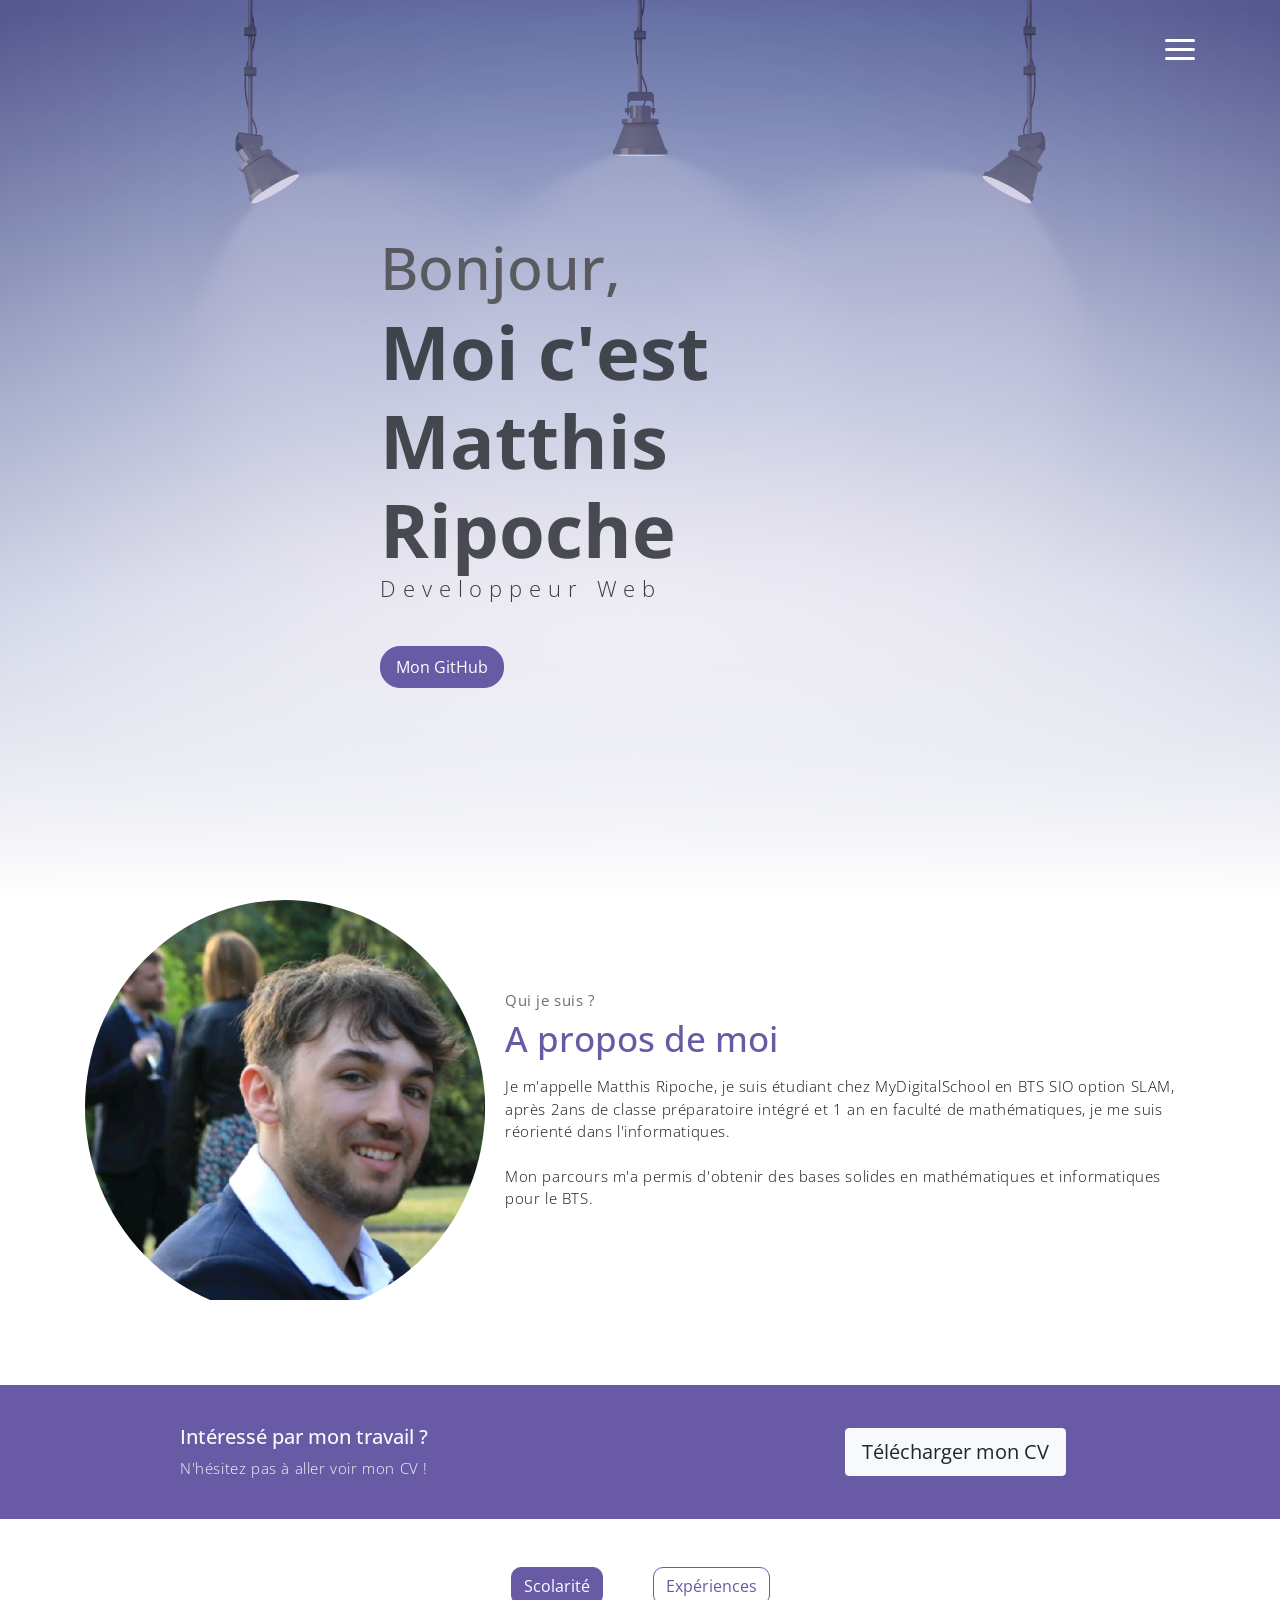
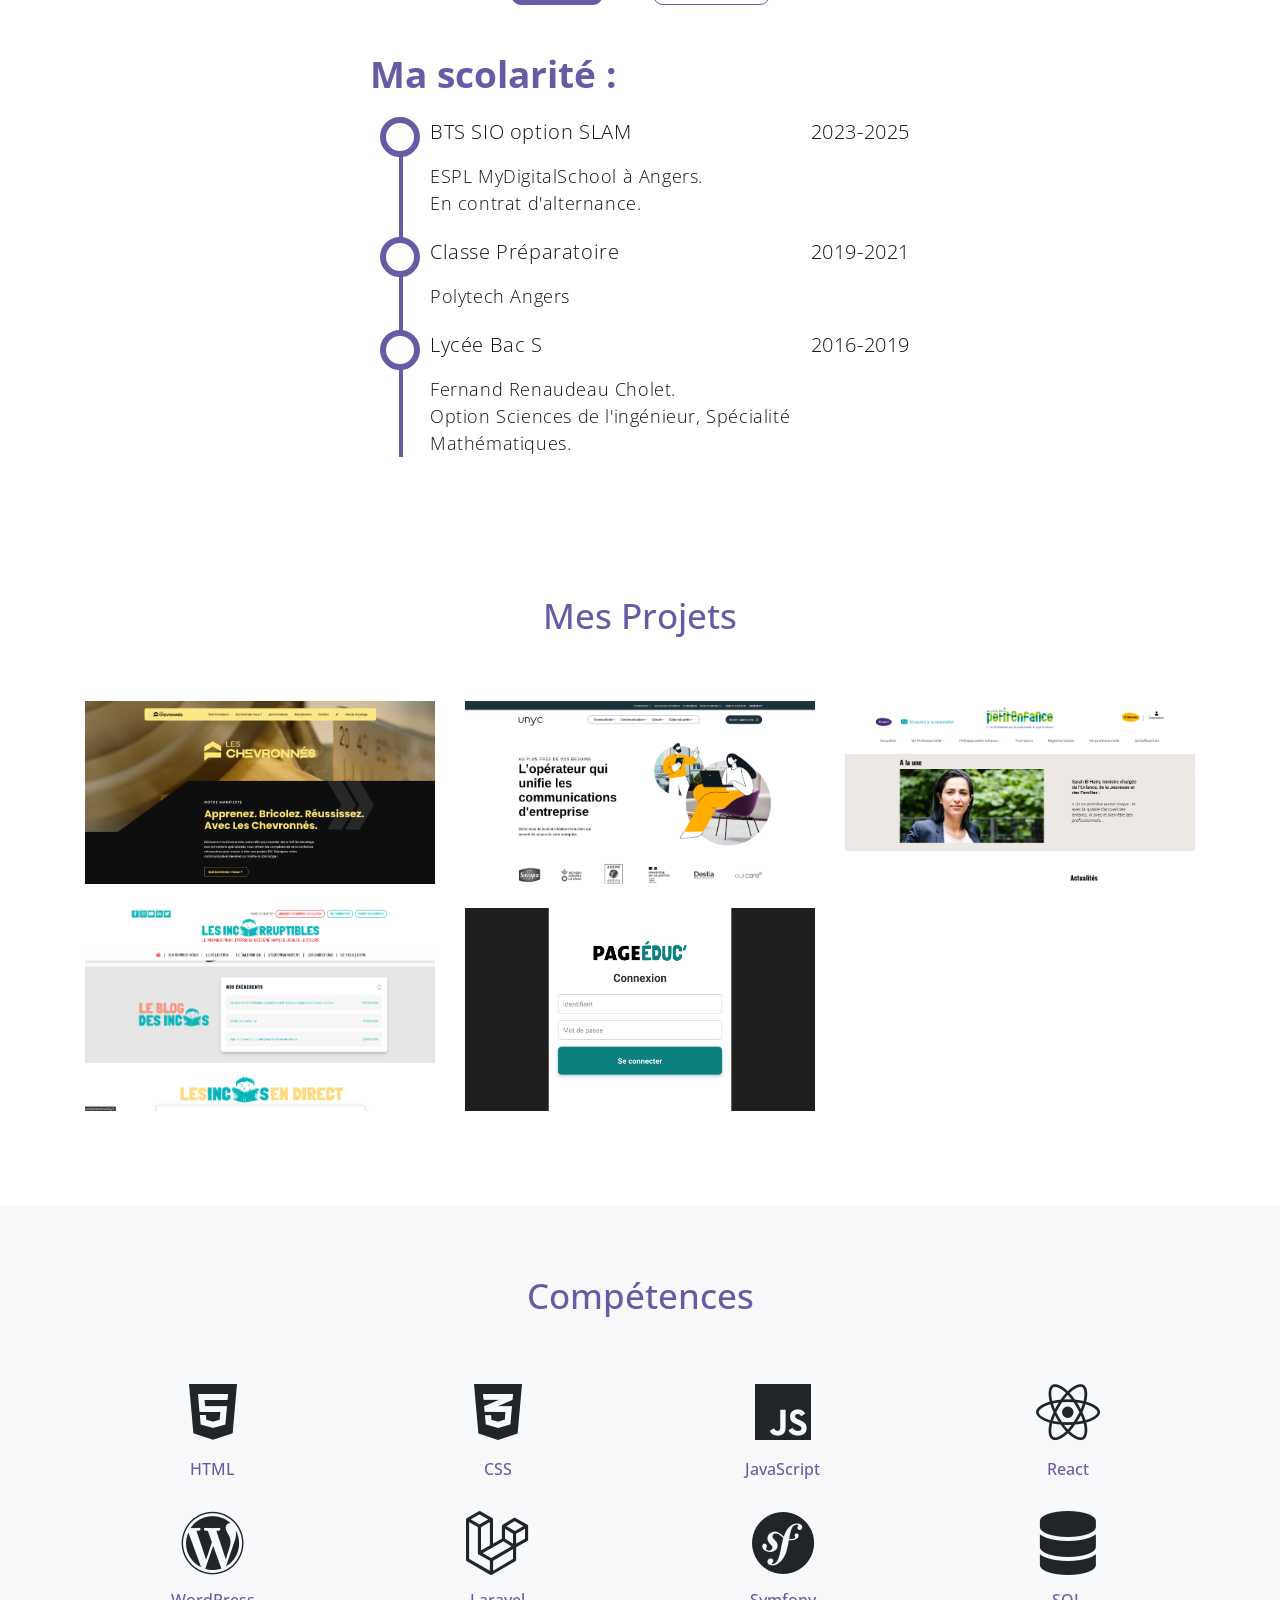
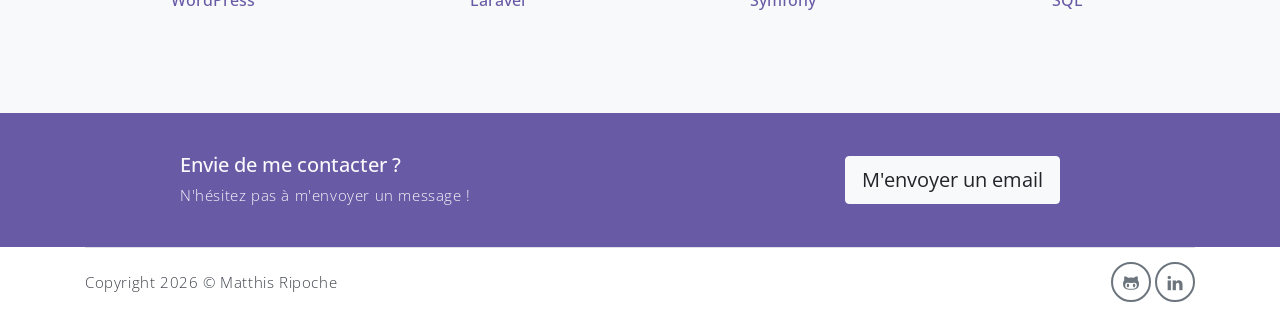
<file: index.html>
<!DOCTYPE html>
<html lang="fr">

<head>
    <meta charset="utf-8">
    <meta name="viewport" content="width=device-width, initial-scale=1, shrink-to-fit=no">
    <meta name="description" content="Start your development with Meyawo landing page.">
    <meta name="author" content="Devcrud">
    <title>Portfolio Matthis Ripoche</title>
    <link rel="stylesheet" href="assets/vendors/themify-icons/css/themify-icons.css">
    <link rel="stylesheet" href="assets/css/meyawo.css">
    <link rel="stylesheet" href="assets/newcss/newcss.css">
    <link rel="stylesheet" href="https://cdnjs.cloudflare.com/ajax/libs/font-awesome/6.5.1/css/all.min.css">
</head>

<body data-spy="scroll" data-target=".navbar" data-offset="40" id="home">

    <!-- Page Navbar -->
    <nav class="custom-navbar" data-spy="affix" data-offset-top="20">
        <div class="container">
            <ul class="nav">
                <li class="item">
                    <a class="link" href="#home">Home</a>
                </li>
                <li class="item">
                    <a class="link" href="#about">A propo</a>
                </li>
                <li class="item">
                    <a class="link" href="#portfolio">Projets</a>
                </li>
                <li class="item">
                    <a class="link" href="#contact">Contact</a>
                </li>
            </ul>
            <a href="javascript:void(0)" id="nav-toggle" class="hamburger hamburger--elastic">
                <div class="hamburger-box">
                    <div class="hamburger-inner"></div>
                </div>
            </a>
        </div>
    </nav><!-- End of Page Navbar -->

    <!-- page header -->
    <header id="home" class="header">
        <div class="overlay"></div>
        <div class="header-content container">
            <h1 class="header-title">
                <span class="up">Bonjour,</span>
                <span class="down">Moi c'est Matthis Ripoche</span>
            </h1>
            <p class="header-subtitle">Developpeur Web</p>

            <a href="https://github.com/matthisRipoche" target="_blank" class="btn btn-primary"><i class="bi bi-github"></i>Mon GitHub</a>
        </div>
    </header><!-- end of page header -->

    <!-- about section -->
    <section class="section pt-0" id="about">
        <!-- container -->
        <div class="container text-center">
            <!-- about wrapper -->
            <div class="about">
                <div class="about-img-holder overflow-hidden rounded-circle">
                    <img src="assets/newimg/head/photomoi.jpeg" class="about-img w-100" alt="">
                </div>

                <div class="about-caption">
                    <p class="section-subtitle">Qui je suis ?</p>
                    <h2 class="section-title mb-3">A propos de moi</h2>
                    <p>
                        Je m'appelle Matthis Ripoche, je suis étudiant chez MyDigitalSchool en BTS SIO option SLAM, après 2ans de classe préparatoire intégré et 1 an en faculté de mathématiques, je me suis réorienté dans l'informatiques.
                        <br><br>
                        Mon parcours m'a permis d'obtenir des bases solides en mathématiques et informatiques pour le BTS.
                    </p>
                </div>
            </div>
        </div>
    </section>

    <!-- section -->
    <section class="section-sm bg-primary">
        <div class="container text-center text-sm-left">
            <div class="row align-items-center">
                <div class="col-sm offset-md-1 mb-4 mb-md-0">
                    <h6 class="title text-light">Intéressé par mon travail ?</h6>
                    <p class="m-0 text-light">N'hésitez pas à aller voir mon CV !</p>
                </div>
                <div class="col-sm offset-sm-2 offset-md-3">
                    <a href="assets/file/CV_Matthis_Ripoche.pdf" target="_blank" class="btn btn-lg my-font btn-light rounded">Télécharger mon CV</a>
                </div>
            </div>
        </div>
    </section>

    <!-- section Expérience -->
    <div class="btns_container container mt-5 mb-5">
        <a href="#" class="btn active">Scolarité</a>
        <a href="#" class="btn">Expériences</a>
    </div>

    <div class="experience container mt-5 mb-5">
        <div class="row d-flex">
            <div class="col-md-6 offset-md-3">
                <h4>Mes expériences : </h4>
                <ul class="timeline">
                    <li>
                        <p class="float-right head">2023-2025</p>
                        <p class="head">Developpeur Web</p>
                        <p>
                            Au sein de l'entreprise StudioStack en alternance de mon BTS SIO, j'ai pu participer à différents projet PHP, WordPress et Symfony. Et prendre en charge les tickets clients.
                        </p>
                    </li>
                    <li>
                        <p class="float-right head">2021-2023</p>
                        <p class="head">Opérateur Polyvalent</p>
                        <p>
                            Développeur Web au sein de l'entreprise StudioStack en alternance de mon BTS SIO, j'ai peu prendre participer a différents projet PHP WordPress et Symfony. Et prendre en charge les tickets clients.
                        </p>
                    </li>
                </ul>
            </div>
        </div>
    </div>

    <div class="scolaire active container mt-5 mb-5">
        <div class="row d-flex">
            <div class="col-md-6 offset-md-3">
                <h4>Ma scolarité : </h4>
                <ul class="timeline">
                    <li>
                        <p class="float-right head">2023-2025</p>
                        <p class="head">BTS SIO option SLAM</p>
                        <p>
                            ESPL MyDigitalSchool à Angers.<br>
                            En contrat d'alternance.
                        </p>
                    </li>
                    <li>
                        <p class="float-right head">2019-2021</p>
                        <p class="head">Classe Préparatoire</p>
                        <p>
                            Polytech Angers
                        </p>
                    </li>
                    <li>
                        <p class="float-right head">2016-2019</p>
                        <p class="head">Lycée Bac S</p>
                        <p>
                            Fernand Renaudeau Cholet. <br>
                            Option Sciences de l'ingénieur, Spécialité Mathématiques.
                        </p>
                    </li>
                </ul>
            </div>
        </div>
    </div>

    <!-- portfolio section -->
    <section class="section" id="portfolio">
        <div class="container text-center">
            <h6 class="section-title mb-6">Mes Projets</h6>
            <!-- row -->
            <div class="row">
                <div class="col-md-4 mb-4">
                    <a href="single-leschevronnes.html" class="portfolio-card">
                        <img src="assets/newimg/head/les-chevronnes.png" class="portfolio-card-img" alt="Download free bootstrap 4 landing page, free boootstrap 4 templates, Download free bootstrap 4.1 landing page, free boootstrap 4.1.1 templates, meyawo Landing page">
                        <span class="portfolio-card-overlay">
                            <span class="portfolio-card-caption">
                                <h4>WordPress</h5>
                                    <p class="font-weight-normal">Les Chevronnés</p>
                            </span>
                        </span>
                    </a>
                </div>
                <div class="col-md-4 mb-4">
                    <a href="unyc.html" class="portfolio-card">
                        <img class="portfolio-card-img" src="assets/newimg/head/unyc.png" class="img-responsive rounded" alt="Download free bootstrap 4 landing page, free boootstrap 4 templates, Download free bootstrap 4.1 landing page, free boootstrap 4.1.1 templates, meyawo Landing page">
                        <span class="portfolio-card-overlay">
                            <span class="portfolio-card-caption">
                                <h4>Wordpress</h5>
                                    <p class="font-weight-normal">Unyc</p>
                            </span>
                        </span>
                    </a>
                </div>
                <div class="col-md-4 mb-4">
                    <a href="lespros.html" class="portfolio-card">
                        <img class="portfolio-card-img" src="assets/newimg/head/lespros.png" class="img-responsive rounded" alt="Download free bootstrap 4 landing page, free boootstrap 4 templates, Download free bootstrap 4.1 landing page, free boootstrap 4.1.1 templates, meyawo Landing page">
                        <span class="portfolio-card-overlay">
                            <span class="portfolio-card-caption">
                                <h4>Wordpress</h5>
                                    <p class="font-weight-normal">Les pro de la petite enfance</p>
                            </span>
                        </span>
                    </a>
                </div>
                <div class="col-md-4 mb-4">
                    <a href="lesincos.html" class="portfolio-card">
                        <img src="assets/newimg/head/lesincos.png" class="portfolio-card-img" alt="Download free bootstrap 4 landing page, free boootstrap 4 templates, Download free bootstrap 4.1 landing page, free boootstrap 4.1.1 templates, meyawo Landing page">
                        <span class="portfolio-card-overlay">
                            <span class="portfolio-card-caption">
                                <h4>Symfony</h5>
                                    <p class="font-weight-normal">Les incoruptibles</p>
                            </span>
                        </span>
                    </a>
                </div>
                <div class="col-md-4 mb-4">
                    <a href="qrscan.html" class="portfolio-card">
                        <img src="assets/newimg/head/qrscan.png" class="portfolio-card-img" alt="Download free bootstrap 4 landing page, free boootstrap 4 templates, Download free bootstrap 4.1 landing page, free boootstrap 4.1.1 templates, meyawo Landing page">
                        <span class="portfolio-card-overlay">
                            <span class="portfolio-card-caption">
                                <h4>Expo React Native</h5>
                                    <p class="font-weight-normal">QRScan</p>
                            </span>
                        </span>
                    </a>
                </div>

            </div><!-- end of row -->
        </div><!-- end of container -->
    </section> <!-- end of portfolio section -->


    <!-- skills section -->
    <section class="section bg-light" id="skills">
        <div class="container text-center">
            <h6 class="section-title mb-6">Compétences</h6>
            <div class="row">
                <div class="col-md-3 col-sm-6 mb-4">
                    <div class="skill-card">
                        <i class="fa-brands fa-html5 skill-icon" style="font-size: 4rem;"></i>
                        <h6 class="mt-3">HTML</h6>
                    </div>
                </div>
                <div class="col-md-3 col-sm-6 mb-4">
                    <div class="skill-card">
                        <i class="fa-brands fa-css3-alt skill-icon" style="font-size: 4rem;"></i>
                        <h6 class="mt-3">CSS</h6>
                    </div>
                </div>
                <div class="col-md-3 col-sm-6 mb-4">
                    <div class="skill-card">
                        <i class="fa-brands fa-js skill-icon" style="font-size: 4rem;"></i>
                        <h6 class="mt-3">JavaScript</h6>
                    </div>
                </div>
                <div class="col-md-3 col-sm-6 mb-4">
                    <div class="skill-card">
                        <i class="fa-brands fa-react skill-icon" style="font-size: 4rem;"></i>
                        <h6 class="mt-3">React</h6>
                    </div>
                </div>
                <div class="col-md-3 col-sm-6 mb-4">
                    <div class="skill-card">
                        <i class="fa-brands fa-wordpress skill-icon" style="font-size: 4rem;"></i>
                        <h6 class="mt-3">WordPress</h6>
                    </div>
                </div>
                <div class="col-md-3 col-sm-6 mb-4">
                    <div class="skill-card">
                        <i class="fa-brands fa-laravel skill-icon" style="font-size: 4rem;"></i>
                        <h6 class="mt-3">Laravel</h6>
                    </div>
                </div>
                <div class="col-md-3 col-sm-6 mb-4">
                    <div class="skill-card">
                        <i class="fa-brands fa-symfony skill-icon" style="font-size: 4rem;"></i>
                        <h6 class="mt-3">Symfony</h6>
                    </div>
                </div>
                <div class="col-md-3 col-sm-6 mb-4">
                    <div class="skill-card">
                        <i class="fa-solid fa-database skill-icon" style="font-size: 4rem;"></i>
                        <h6 class="mt-3">SQL</h6>
                    </div>
                </div>
            </div>
        </div>
    </section>
    <!-- end of skills section -->


    <!-- contact section -->
    <section class="section-sm bg-primary">
        <div class="container text-center text-sm-left">
            <div class="row align-items-center">
                <div class="col-sm offset-md-1 mb-4 mb-md-0">
                    <h6 class="title text-light">Envie de me contacter ?</h6>
                    <p class="m-0 text-light">N'hésitez pas à m'envoyer un message !</p>
                </div>
                <div class="col-sm offset-sm-2 offset-md-3">
                    <a href="mailto:matthisripoche@gmail.com" class="btn btn-lg my-font btn-light rounded">M'envoyer un email</a>
                </div>
            </div>
        </div>
    </section>



    <!-- footer -->
    <div class="container">
        <footer class="footer">
            <p class="mb-0">Copyright <script>
                    document.write(new Date().getFullYear())
                </script> &copy; <a href="http://www.devcrud.com">Matthis Ripoche</a></p>
            <div class="social-links text-right m-auto ml-sm-auto">
                <a href="javascript:void(0)" class="link"><i class="ti-github"></i></a>
                <a href="javascript:void(0)" class="link"><i class="ti-linkedin"></i></a>
            </div>
        </footer>
    </div> <!-- end of page footer -->

    <!-- core  -->
    <script src="assets/vendors/jquery/jquery-3.4.1.js"></script>
    <script src="assets/vendors/bootstrap/bootstrap.bundle.js"></script>

    <!-- bootstrap 3 affix -->
    <script src="assets/vendors/bootstrap/bootstrap.affix.js"></script>

    <!-- Meyawo js -->
    <script src="assets/js/main.js"></script>

</body>

</html>
</file>
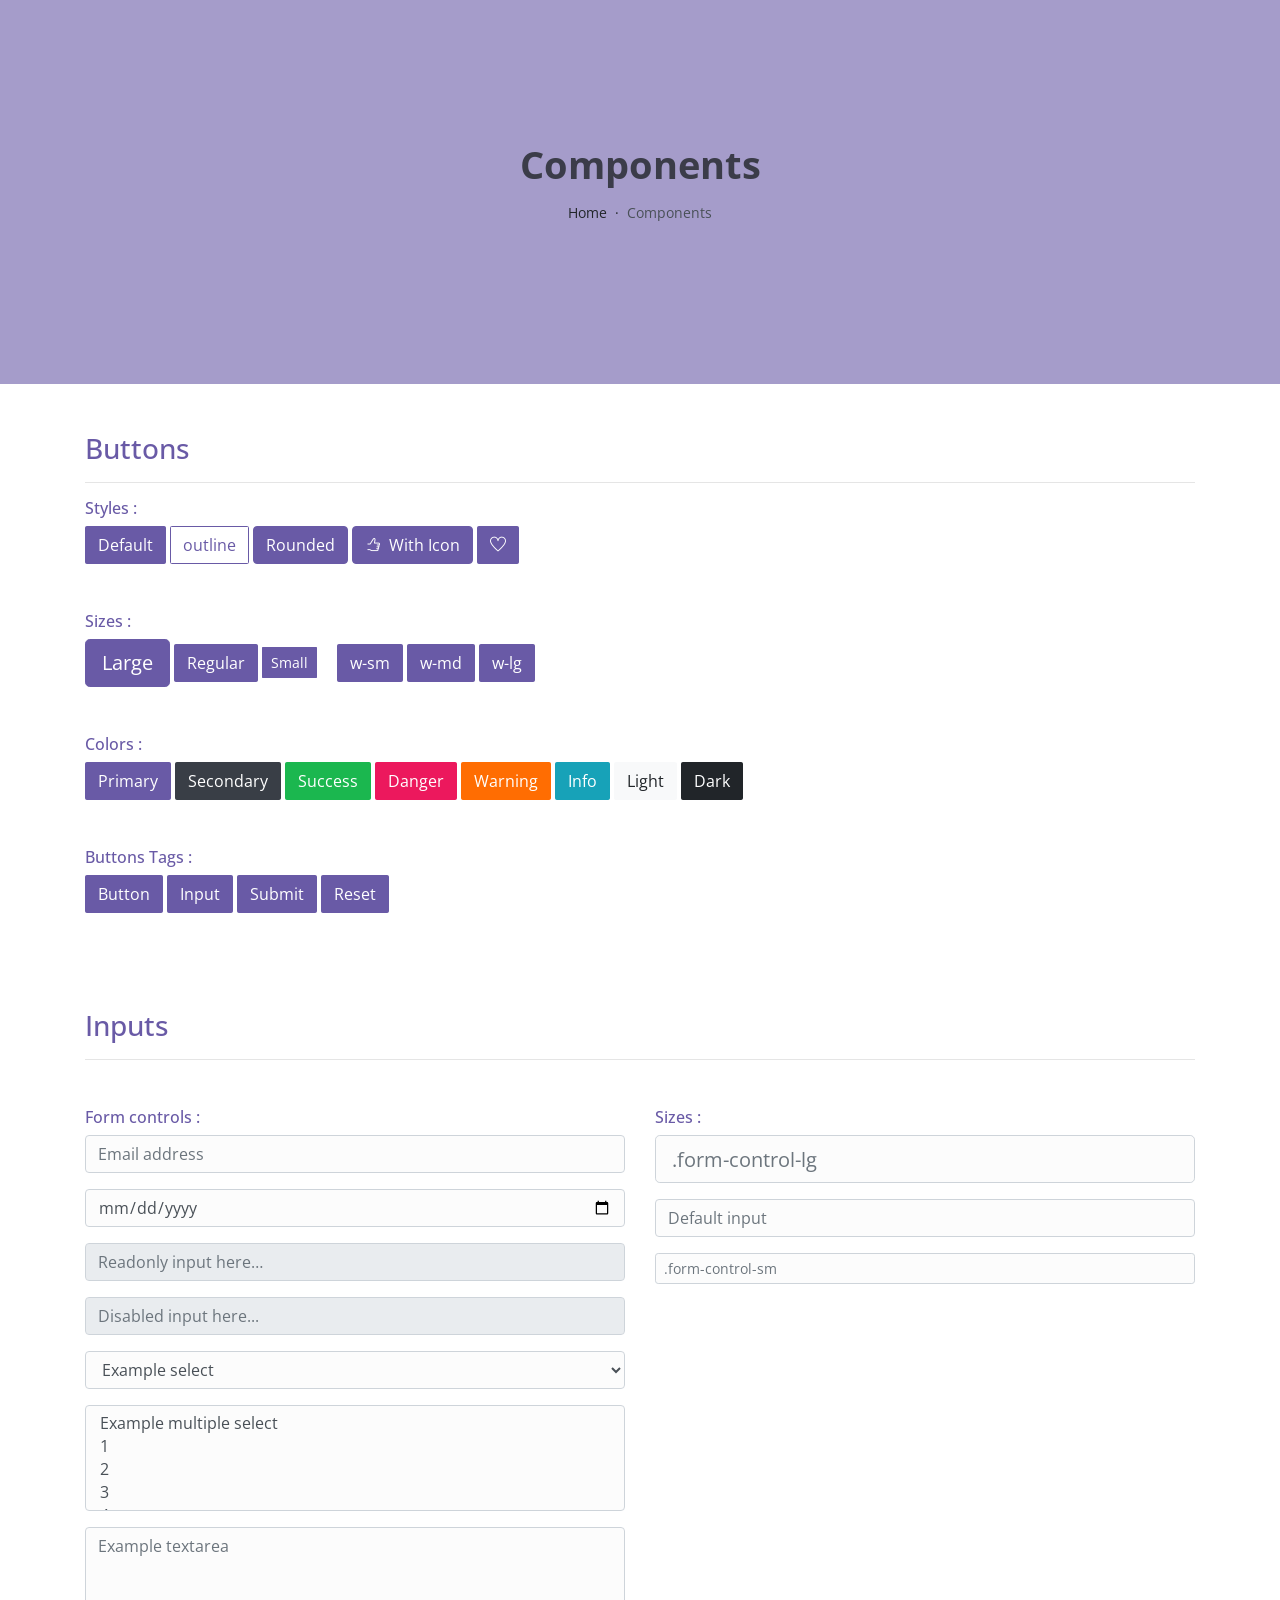
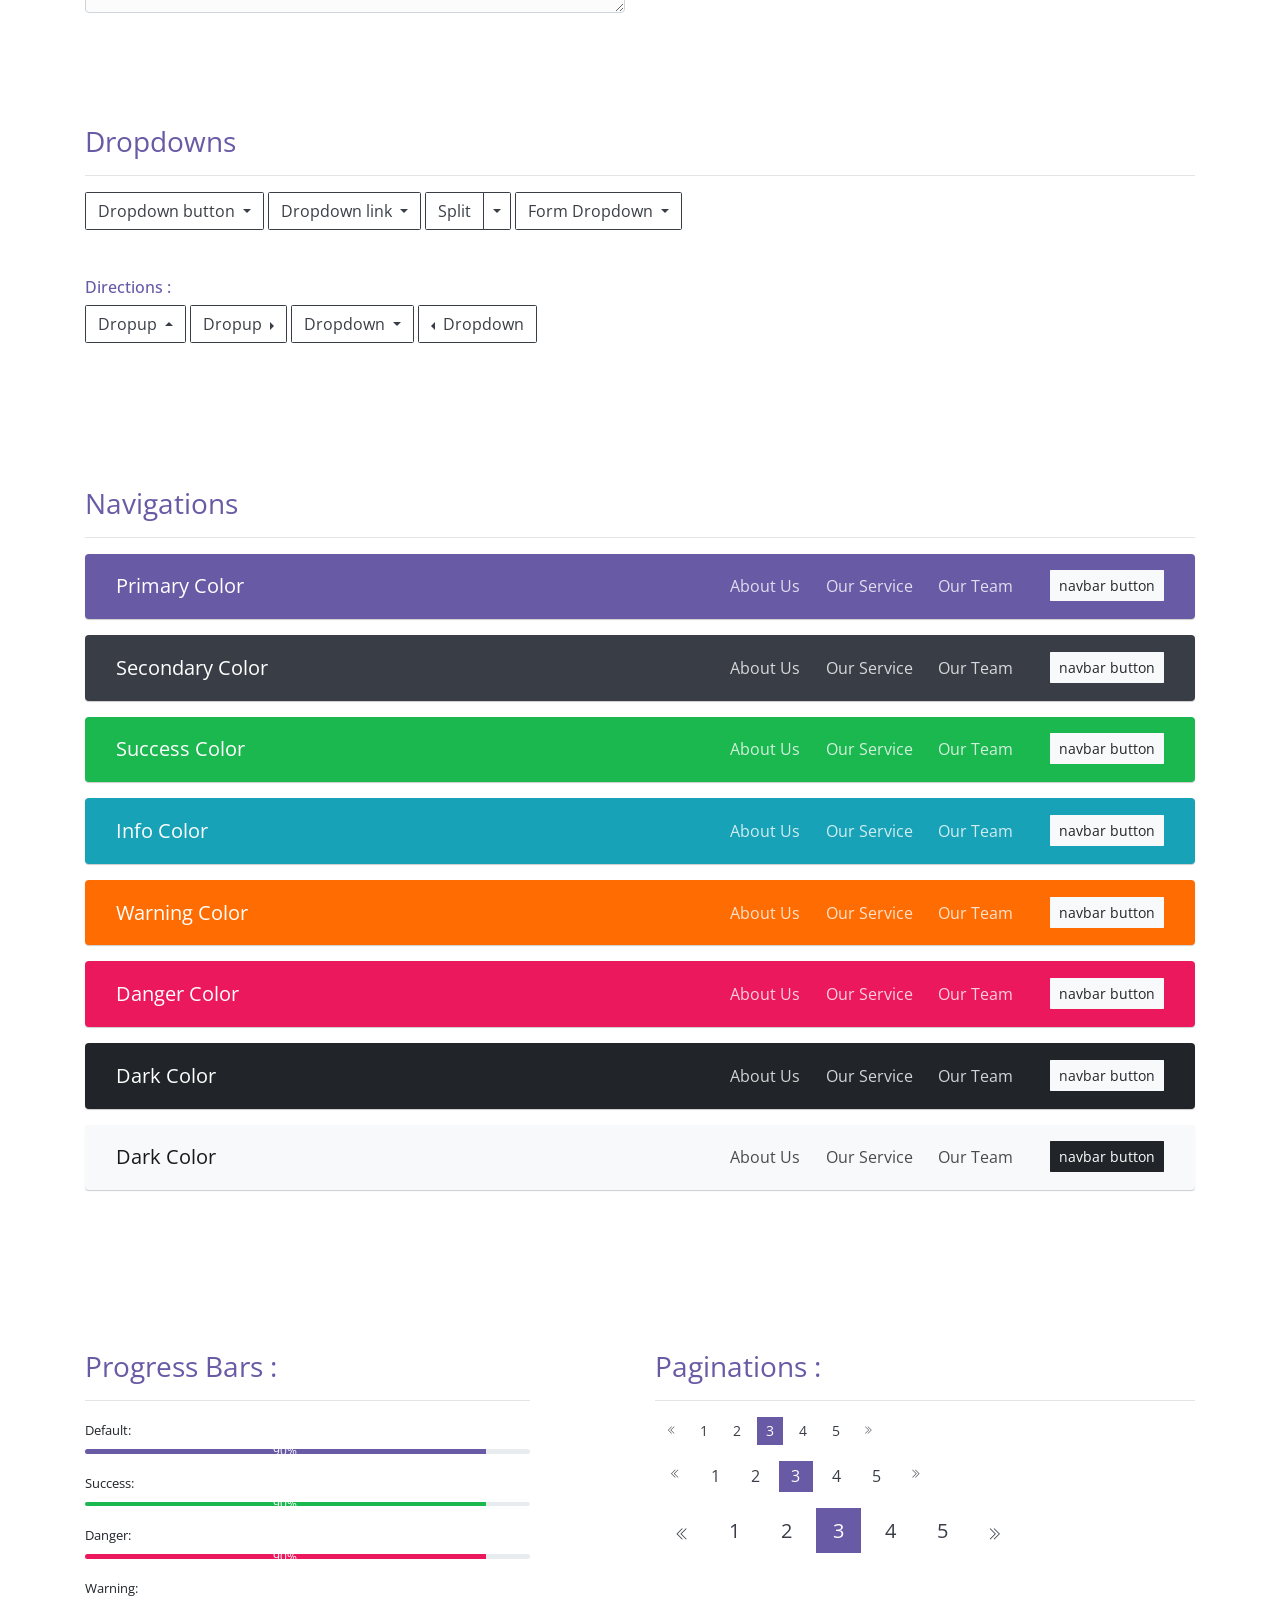
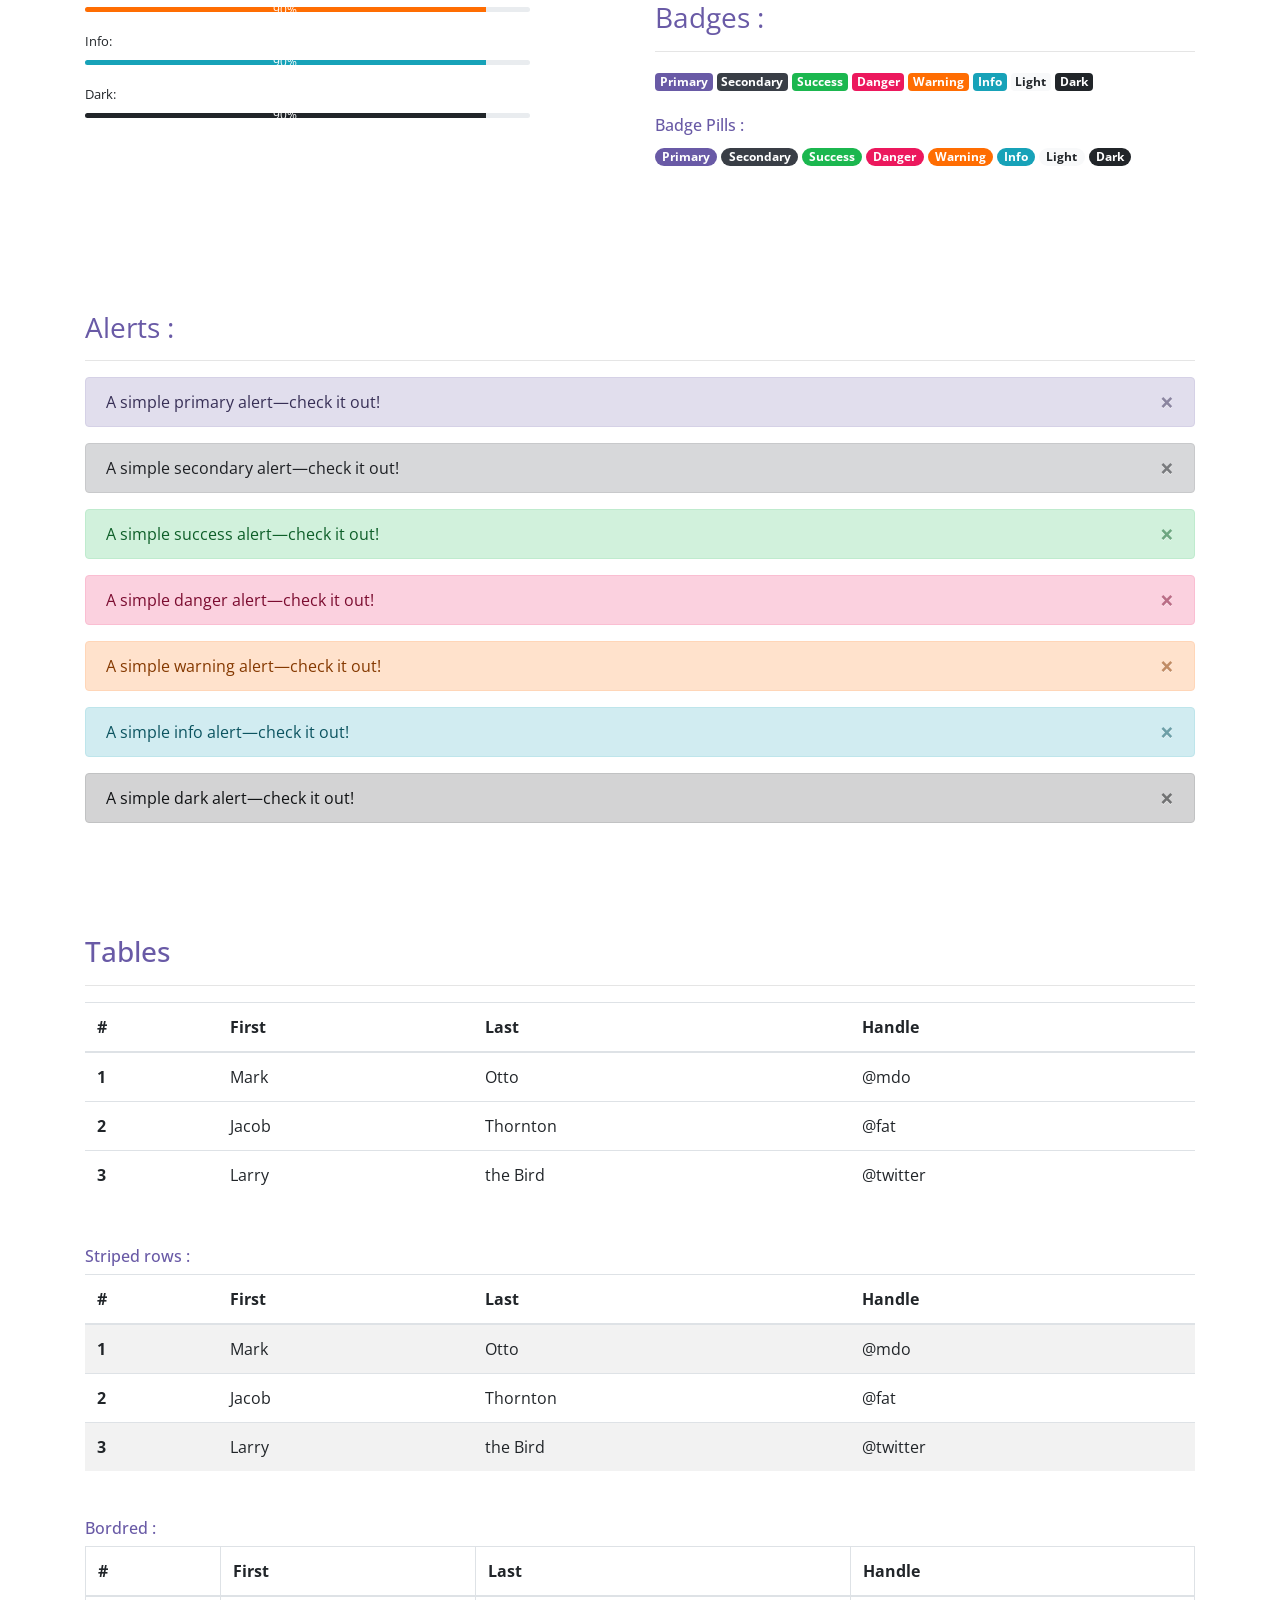
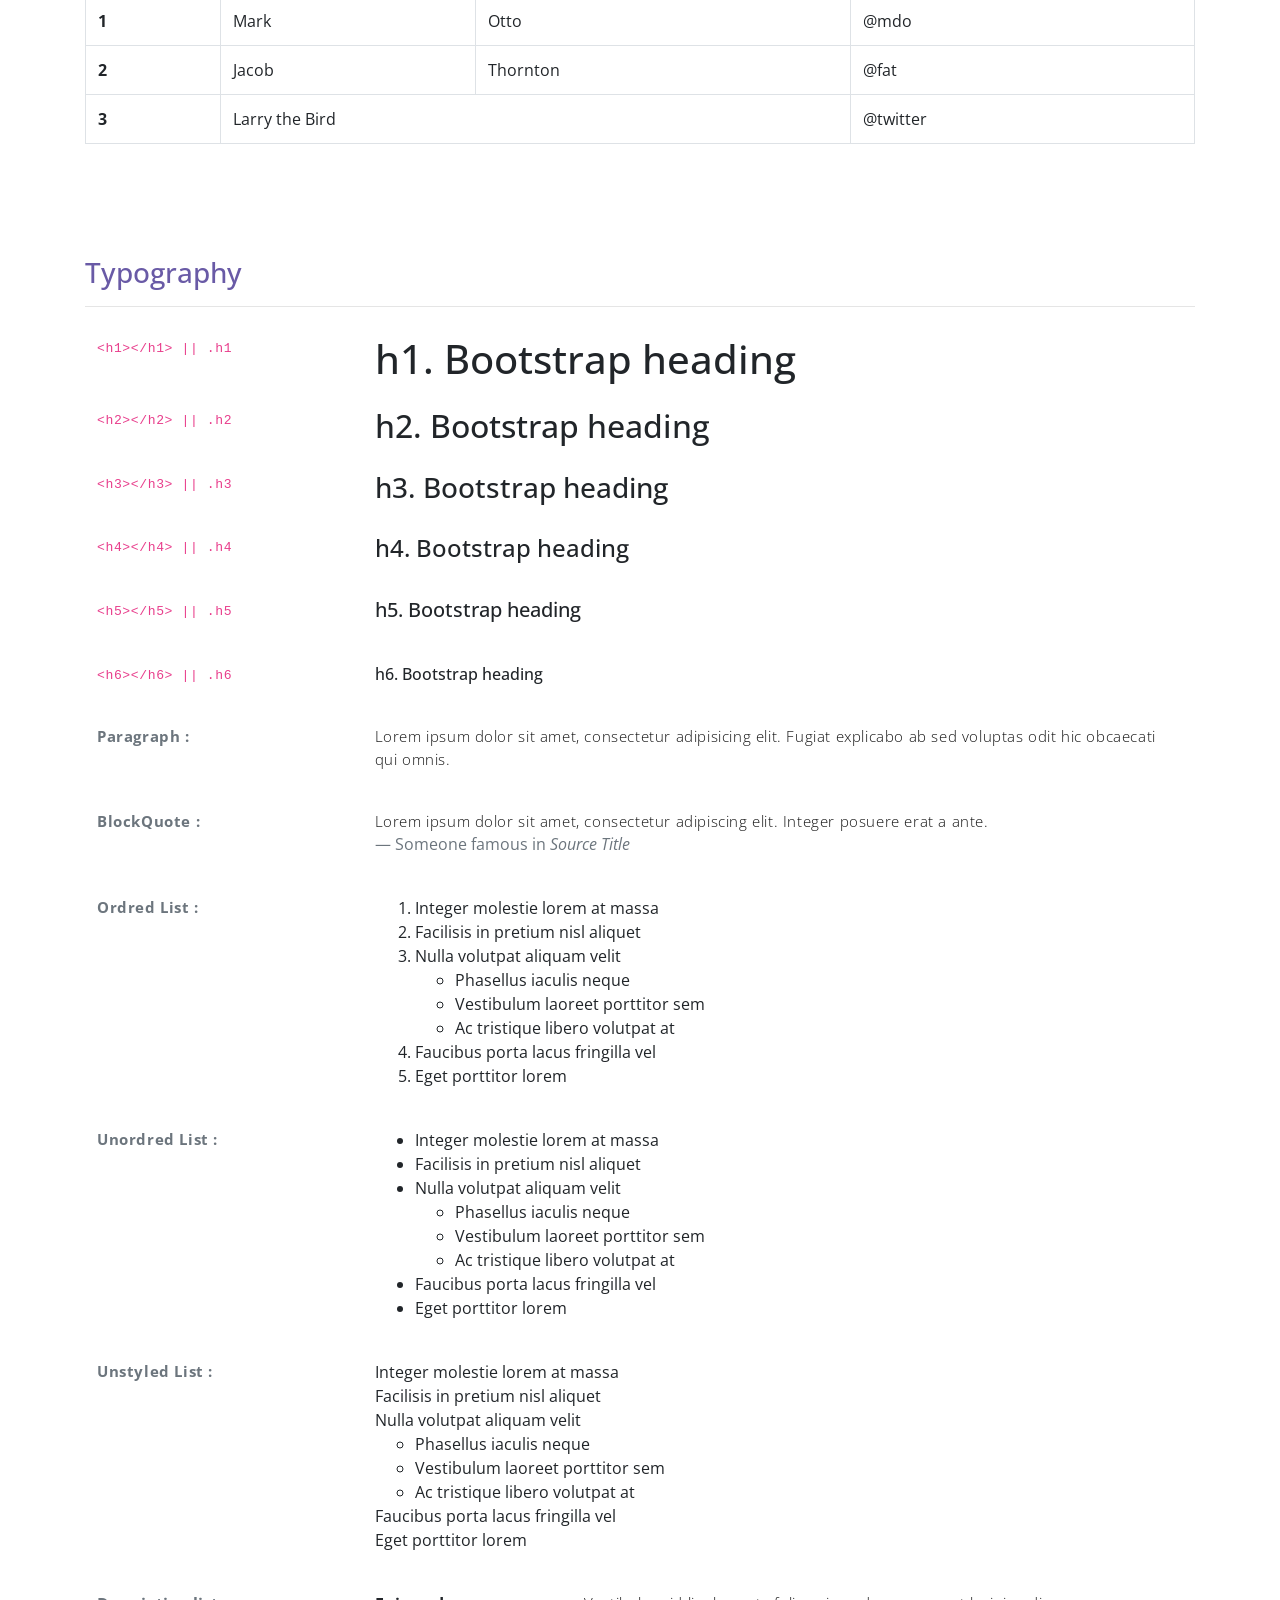
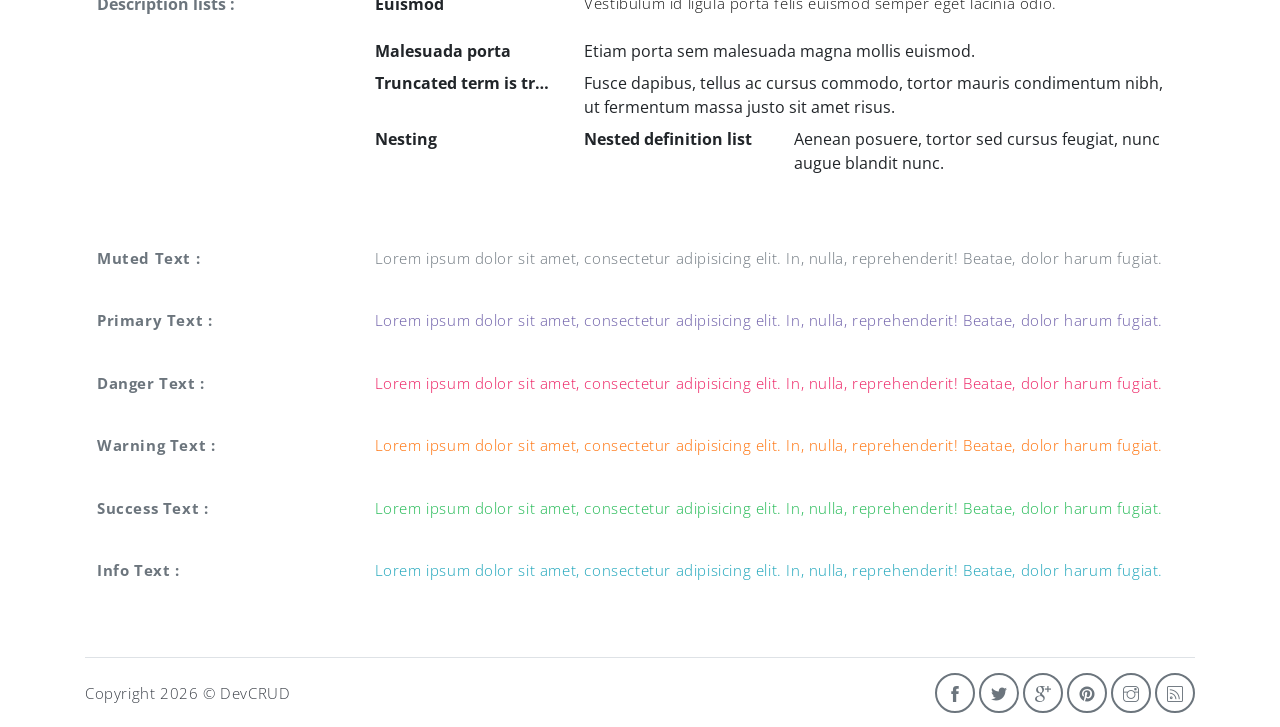
<file: components.html>
<!DOCTYPE html>
<html lang="en">
<head>
   <meta charset="utf-8">
   <meta name="viewport" content="width=device-width, initial-scale=1, shrink-to-fit=no">
   <meta name="description" content="Start your development with Meyawo landing page.">
   <meta name="author" content="Devcrud">
   <title>Meyawo Landing page | Components</title>
   <!-- font icons -->
   <link rel="stylesheet" href="assets/vendors/themify-icons/css/themify-icons.css">
   <!-- Bootstrap + Steller  -->
   <link rel="stylesheet" href="assets/css/meyawo.css">
</head>
<body>

   <!-- Page Header -->
   <header class="header header-mini"> 
      <div class="header-title">Components</div> 
      <nav aria-label="breadcrumb">
         <ol class="breadcrumb">
            <li class="breadcrumb-item"><a href="/">Home</a></li>
            <li class="breadcrumb-item active" aria-current="page">Components</li>
         </ol>
      </nav>
   </header> <!-- End Of Page Header -->

   <!-- main content -->
   <div class="container">

      <!-- Buttons -->
      <h3 class="mt-5">Buttons</h3>
      <hr>
      <h6 class="section-secondary-title">Styles :</h6>
      <button class="btn btn-primary">Default</button>
      <button class="btn btn-outline-primary">outline</button>
      <button class="btn btn-primary rounded">Rounded</button>
      <button class="btn btn-primary rounded"><i class="ti-thumb-up pr-1"></i> With Icon</button>
      <button class="btn btn-primary circle"><i class="ti-heart"></i></button>

      <h6 class="section-secondary-title mt-5">Sizes :</h6>
      <button class="btn btn-primary btn-lg">Large</button>
      <button class="btn btn-primary ">Regular</button>
      <button class="btn btn-primary btn-sm">Small</button>
      <button class="btn btn-primary w-sm ml-3">w-sm</button>
      <button class="btn btn-primary w-md">w-md</button>
      <button class="btn btn-primary w-lg">w-lg</button>

      <h6 class="section-secondary-title mt-5">Colors :</h6>          
      <button type="button" class="btn btn-primary">Primary</button>
      <button type="button" class="btn btn-secondary">Secondary</button>
      <button type="button" class="btn btn-success">Success</button>
      <button type="button" class="btn btn-danger">Danger</button>
      <button type="button" class="btn btn-warning">Warning</button>
      <button type="button" class="btn btn-info">Info</button>
      <button type="button" class="btn btn-light">Light</button>
      <button type="button" class="btn btn-dark">Dark</button>

      <h6 class="section-secondary-title mt-5">Buttons Tags :</h6>
      <button class="btn btn-primary" type="submit">Button</button>
      <input class="btn btn-primary" type="button" value="Input">
      <input class="btn btn-primary" type="submit" value="Submit">
      <input class="btn btn-primary" type="reset" value="Reset">
      
      <!-- devider -->
      <div class="py-5"></div>

      <!-- Inputs -->
      <h3>Inputs</h3>
      <hr>
      <div class="row mt-5">
         <div class="col-md-6">
            <h6 class="section-secondary-title">Form controls :</h6>        
            <div class="form-group">
               <input type="email" class="form-control" id="exampleFormControlInput1" placeholder="Email address">
            </div>
            <div class="form-group">
               <input type="date" class="form-control" id="exampleFormControlInput1" placeholder="Date">
            </div>
            <div class="form-group">
               <input class="form-control" type="text" placeholder="Readonly input here…" readonly>
            </div>
            <div class="form-group">
               <input class="form-control" id="disabledInput" type="text" placeholder="Disabled input here..." disabled>
            </div>
            <div class="form-group">
               <select class="form-control" id="exampleFormControlSelect1">
                  <option>Example select</option>
                  <option>1</option>
                  <option>2</option>
                  <option>3</option>
                  <option>4</option>
                  <option>5</option>
               </select>
            </div>
            <div class="form-group">
               <select multiple class="form-control" id="exampleFormControlSelect2">
                  <option>Example multiple select</option>
                  <option>1</option>
                  <option>2</option>
                  <option>3</option>
                  <option>4</option>
                  <option>5</option>
               </select>
            </div>
            <div class="form-group">
               <textarea class="form-control" id="exampleFormControlTextarea1" rows="3" placeholder="Example textarea"></textarea>
            </div>
         </div>
         <div class="col-md-6">
            <h6 class="section-secondary-title">Sizes :</h6>    
            <div class="form-group">
               <input class="form-control form-control-lg" type="text" placeholder=".form-control-lg">             
            </div>
            <div class="form-group">
               <input class="form-control" type="text" placeholder="Default input">
            </div>
            <div class="form-group">
               <input class="form-control form-control-sm" type="text" placeholder=".form-control-sm"> 
            </div>
         </div>
      </div> <!-- end of inputs -->   

      <!-- devider -->
      <div class="py-5"></div>             

      <!-- Dropdowns -->
      <h3 class="components-section-title font-weight-normal">Dropdowns</h3>
      <hr>
      <div class="dropdown d-inline-block">
         <button class="btn btn-outline-secondary dropdown-toggle" type="button" id="dropdownMenuButton" data-toggle="dropdown" aria-haspopup="true" aria-expanded="false">
         Dropdown button
         </button>
         <div class="dropdown-menu" aria-labelledby="dropdownMenuButton">
         <a class="dropdown-item" href="#">Action</a>
         <a class="dropdown-item" href="#">Another action</a>
         <a class="dropdown-item" href="#">Something else here</a>
         </div>
      </div>
      <div class="dropdown d-inline-block">
         <a class="btn btn-outline-secondary dropdown-toggle" href="#" role="button" id="dropdownMenuLink" data-toggle="dropdown" aria-haspopup="true" aria-expanded="false">
            Dropdown link
         </a>
         <div class="dropdown-menu" aria-labelledby="dropdownMenuLink">
            <a class="dropdown-item" href="#">Action</a>
            <a class="dropdown-item" href="#">Another action</a>
            <a class="dropdown-item" href="#">Something else here</a>
         </div>
      </div>
      <div class="btn-group">
         <button type="button" class="btn btn-outline-secondary">Split</button>
         <button type="button" class="btn btn-outline-secondary dropdown-toggle dropdown-toggle-split" data-toggle="dropdown" aria-haspopup="true" aria-expanded="false">
         <span class="sr-only">Toggle Dropdown</span>
         </button>
         <div class="dropdown-menu">
            <a class="dropdown-item" href="#">Action</a>
            <a class="dropdown-item" href="#">Another action</a>
            <a class="dropdown-item" href="#">Something else here</a>
            <div class="dropdown-divider"></div>
            <a class="dropdown-item" href="#">Separated link</a>
         </div>
      </div>
      <div class="btn-group">
         <button class="btn btn-outline-secondary dropdown-toggle" type="button" id="dropdownMenuButton" data-toggle="dropdown" aria-haspopup="true" aria-expanded="false">
            Form Dropdown
         </button>
         <div class="dropdown-menu form">
            <form class="px-4 py-3">
               <div class="form-group">
                  <input type="email" class="form-control" id="exampleDropdownFormEmail1" placeholder="email@example.com">
               </div>
               <div class="form-group">
                  <input type="password" class="form-control" id="exampleDropdownFormPassword1" placeholder="Password">
               </div>
               <div class="form-check mb-3">
                  <input type="checkbox" class="form-check-input" id="dropdownCheck">
                  <label class="form-check-label" for="dropdownCheck">
                     Remember me
                  </label>
               </div>
               <button type="submit" class="btn btn-primary btn-block">Sign in</button>
            </form>
            <div class="dropdown-divider"></div>
            <a class="dropdown-item" href="#"><small>New around here? Sign up</small></a>
            <a class="dropdown-item" href="#"><small>Forgot password?</small></a>
         </div>
      </div>       
      <h6 class="section-secondary-title mt-5">Directions :</h6>  
      <div class="btn-group dropup">
         <button type="button" class="btn btn-outline-secondary dropdown-toggle" data-toggle="dropdown" aria-haspopup="true" aria-expanded="false">
            Dropup
         </button>
         <div class="dropdown-menu">
            <a class="dropdown-item" href="#">Action</a>
            <a class="dropdown-item" href="#">Another action</a>
            <a class="dropdown-item" href="#">Something else here</a>
            <div class="dropdown-divider"></div>
            <a class="dropdown-item" href="#">Separated link</a>
         </div>
      </div>
      <div class="btn-group dropright">
         <button type="button" class="btn btn-outline-secondary dropdown-toggle" data-toggle="dropdown" aria-haspopup="true" aria-expanded="false">
            Dropup
         </button>
         <div class="dropdown-menu">
            <a class="dropdown-item" href="#">Action</a>
            <a class="dropdown-item" href="#">Another action</a>
            <a class="dropdown-item" href="#">Something else here</a>
            <div class="dropdown-divider"></div>
            <a class="dropdown-item" href="#">Separated link</a>
         </div>
      </div>
      <div class="btn-group">
         <button type="button" class="btn btn-outline-secondary dropdown-toggle" data-toggle="dropdown" aria-haspopup="true" aria-expanded="false">
            Dropdown
         </button>
         <div class="dropdown-menu">
            <a class="dropdown-item" href="#">Action</a>
            <a class="dropdown-item" href="#">Another action</a>
            <a class="dropdown-item" href="#">Something else here</a>
            <div class="dropdown-divider"></div>
            <a class="dropdown-item" href="#">Separated link</a>
         </div>
      </div>
      <div class="btn-group dropleft">
         <button type="button" class="btn btn-outline-secondary dropdown-toggle" data-toggle="dropdown" aria-haspopup="true" aria-expanded="false">
            Dropdown
         </button>
         <div class="dropdown-menu">
            <a class="dropdown-item" href="#">Action</a>
            <a class="dropdown-item" href="#">Another action</a>
            <a class="dropdown-item" href="#">Something else here</a>
            <div class="dropdown-divider"></div>
            <a class="dropdown-item" href="#">Separated link</a>
         </div>
      </div> <!-- end of Dropdowns -->  

      <!-- devider -->
      <div class="py-5"></div>   

      <!-- navbars -->
      <h3 class="components-section-title font-weight-normal mt-5">Navigations</h3>
      <hr>
      <nav class="navbar navbar-expand-sm navbar-dark bg-primary rounded shadow mb-3">
         <div class="container">
            <a class="navbar-brand" href="#">Primary Color</a>
            <button class="navbar-toggler ml-auto" type="button" data-toggle="collapse" data-target="#navbarSupportedContent" aria-controls="navbarSupportedContent" aria-expanded="false" aria-label="Toggle navigation">
            <span class="navbar-toggler-icon"></span>
            </button>
            <div class="collapse navbar-collapse" id="navbarSupportedContent">
               <ul class="navbar-nav ml-auto"> 
                  <li class="nav-item">
                     <a class="nav-link" href="#about">About Us</a>
                  </li>
                  <li class="nav-item">
                     <a class="nav-link" href="#service">Our Service</a>
                  </li>
                  <li class="nav-item">
                     <a class="nav-link" href="#team">Our Team</a>
                  </li>
                  <li class="nav-item">
                     <a href="#book-table" class="ml-4 mt-1 btn btn-light btn-sm">navbar button</a>
                  </li>
               </ul>                       
            </div>
         </div>
      </nav>
      <nav class="navbar navbar-expand-sm navbar-dark bg-secondary rounded shadow mb-3">
         <div class="container">
            <a class="navbar-brand" href="#">Secondary Color</a>
            <button class="navbar-toggler ml-auto" type="button" data-toggle="collapse" data-target="#navbarSupportedContent" aria-controls="navbarSupportedContent" aria-expanded="false" aria-label="Toggle navigation">
            <span class="navbar-toggler-icon"></span>
            </button>
            <div class="collapse navbar-collapse" id="navbarSupportedContent">
               <ul class="navbar-nav ml-auto"> 
                  <li class="nav-item">
                     <a class="nav-link" href="#about">About Us</a>
                  </li>
                  <li class="nav-item">
                     <a class="nav-link" href="#service">Our Service</a>
                  </li>
                  <li class="nav-item">
                     <a class="nav-link" href="#team">Our Team</a>
                  </li>
                  <li class="nav-item">
                     <a href="#book-table" class="ml-4 mt-1 btn btn-light btn-sm">navbar button</a>
                  </li>
               </ul>                       
            </div>
         </div>
      </nav>
      <nav class="navbar navbar-expand-sm navbar-dark bg-success rounded shadow mb-3">
         <div class="container">
            <a class="navbar-brand" href="#">Success Color</a>
            <button class="navbar-toggler ml-auto" type="button" data-toggle="collapse" data-target="#navbarSupportedContent" aria-controls="navbarSupportedContent" aria-expanded="false" aria-label="Toggle navigation">
            <span class="navbar-toggler-icon"></span>
            </button>
            <div class="collapse navbar-collapse" id="navbarSupportedContent">
               <ul class="navbar-nav ml-auto"> 
                  <li class="nav-item">
                     <a class="nav-link" href="#about">About Us</a>
                  </li>
                  <li class="nav-item">
                     <a class="nav-link" href="#service">Our Service</a>
                  </li>
                  <li class="nav-item">
                     <a class="nav-link" href="#team">Our Team</a>
                  </li>
                  <li class="nav-item">
                     <a href="#book-table" class="ml-4 mt-1 btn btn-light btn-sm">navbar button</a>
                  </li>
               </ul>                       
            </div>
         </div>
      </nav>
      <nav class="navbar navbar-expand-sm navbar-dark bg-info rounded shadow mb-3">
         <div class="container">
            <a class="navbar-brand" href="#">Info Color</a>
            <button class="navbar-toggler ml-auto" type="button" data-toggle="collapse" data-target="#navbarSupportedContent" aria-controls="navbarSupportedContent" aria-expanded="false" aria-label="Toggle navigation">
            <span class="navbar-toggler-icon"></span>
            </button>
            <div class="collapse navbar-collapse" id="navbarSupportedContent">
               <ul class="navbar-nav ml-auto"> 
                  <li class="nav-item">
                     <a class="nav-link" href="#about">About Us</a>
                  </li>
                  <li class="nav-item">
                     <a class="nav-link" href="#service">Our Service</a>
                  </li>
                  <li class="nav-item">
                     <a class="nav-link" href="#team">Our Team</a>
                  </li>
                  <li class="nav-item">
                     <a href="#book-table" class="ml-4 mt-1 btn btn-light btn-sm">navbar button</a>
                  </li>
               </ul>                       
            </div>
         </div>
      </nav>
      <nav class="navbar navbar-expand-sm navbar-dark bg-warning rounded shadow mb-3">
         <div class="container">
            <a class="navbar-brand" href="#">Warning Color</a>
            <button class="navbar-toggler ml-auto" type="button" data-toggle="collapse" data-target="#navbarSupportedContent" aria-controls="navbarSupportedContent" aria-expanded="false" aria-label="Toggle navigation">
            <span class="navbar-toggler-icon"></span>
            </button>
            <div class="collapse navbar-collapse" id="navbarSupportedContent">
               <ul class="navbar-nav ml-auto"> 
                  <li class="nav-item">
                     <a class="nav-link" href="#about">About Us</a>
                  </li>
                  <li class="nav-item">
                     <a class="nav-link" href="#service">Our Service</a>
                  </li>
                  <li class="nav-item">
                     <a class="nav-link" href="#team">Our Team</a>
                  </li>
                  <li class="nav-item">
                     <a href="#book-table" class="ml-4 mt-1 btn btn-light btn-sm">navbar button</a>
                  </li>
               </ul>                       
            </div>
         </div>
      </nav>
      <nav class="navbar navbar-expand-sm navbar-dark bg-danger rounded shadow mb-3">
         <div class="container">
            <a class="navbar-brand" href="#">Danger Color</a>
            <button class="navbar-toggler ml-auto" type="button" data-toggle="collapse" data-target="#navbarSupportedContent" aria-controls="navbarSupportedContent" aria-expanded="false" aria-label="Toggle navigation">
            <span class="navbar-toggler-icon"></span>
            </button>
            <div class="collapse navbar-collapse" id="navbarSupportedContent">
               <ul class="navbar-nav ml-auto"> 
                  <li class="nav-item">
                     <a class="nav-link" href="#about">About Us</a>
                  </li>
                  <li class="nav-item">
                     <a class="nav-link" href="#service">Our Service</a>
                  </li>
                  <li class="nav-item">
                     <a class="nav-link" href="#team">Our Team</a>
                  </li>
                  <li class="nav-item">
                     <a href="#book-table" class="ml-4 mt-1 btn btn-light btn-sm">navbar button</a>
                  </li>
               </ul>                       
            </div>
         </div>
      </nav>
      <nav class="navbar navbar-expand-sm navbar-dark bg-dark rounded shadow mb-3">
         <div class="container">
            <a class="navbar-brand" href="#">Dark Color</a>
            <button class="navbar-toggler ml-auto" type="button" data-toggle="collapse" data-target="#navbarSupportedContent" aria-controls="navbarSupportedContent" aria-expanded="false" aria-label="Toggle navigation">
            <span class="navbar-toggler-icon"></span>
            </button>
            <div class="collapse navbar-collapse" id="navbarSupportedContent">
               <ul class="navbar-nav ml-auto"> 
                  <li class="nav-item">
                     <a class="nav-link" href="#about">About Us</a>
                  </li>
                  <li class="nav-item">
                     <a class="nav-link" href="#service">Our Service</a>
                  </li>
                  <li class="nav-item">
                     <a class="nav-link" href="#team">Our Team</a>
                  </li>
                  <li class="nav-item">
                     <a href="#book-table" class="ml-4 mt-1 btn btn-light btn-sm">navbar button</a>
                  </li>
               </ul>                       
            </div>
         </div>
      </nav>
      <nav class="navbar navbar-expand-sm navbar-light bg-light rounded shadow mb-3">
         <div class="container">
            <a class="navbar-brand" href="#">Dark Color</a>
            <button class="navbar-toggler ml-auto" type="button" data-toggle="collapse" data-target="#navbarSupportedContent" aria-controls="navbarSupportedContent" aria-expanded="false" aria-label="Toggle navigation">
            <span class="navbar-toggler-icon"></span>
            </button>
            <div class="collapse navbar-collapse" id="navbarSupportedContent">
               <ul class="navbar-nav ml-auto"> 
                  <li class="nav-item">
                     <a class="nav-link" href="#about">About Us</a>
                  </li>
                  <li class="nav-item">
                     <a class="nav-link" href="#service">Our Service</a>
                  </li>
                  <li class="nav-item">
                     <a class="nav-link" href="#team">Our Team</a>
                  </li>
                  <li class="nav-item">
                     <a href="#book-table" class="ml-4 mt-1 btn btn-dark btn-sm">navbar button</a>
                  </li>
               </ul>                       
            </div>
         </div>
      </nav>
      <!-- End of navbars -->

      <!-- devider -->
      <div class="py-5"></div>   
      
      <!-- progress bars -->
      <div class="row justify-content-between">
         <div class="col-md-5">
            <h3 class="components-section-title font-weight-normal mt-5">Progress Bars :</h3>
            <hr>
            <small>Default: </small>
            <div class="progress mt-2 mb-3">
               <div class="progress-bar" role="progressbar" style="width: 90%" aria-valuenow="25" aria-valuemin="0" aria-valuemax="100"><span>90%</span></div>
            </div>
            <small>Success:</small>
            <div class="progress mt-2 mb-3">
               <div class="progress-bar bg-success" role="progressbar" style="width: 90%" aria-valuenow="25" aria-valuemin="0" aria-valuemax="100"><span>90%</span></div>
            </div>
            <small>Danger:</small>
            <div class="progress mt-2 mb-3">
               <div class="progress-bar bg-danger" role="progressbar" style="width: 90%" aria-valuenow="25" aria-valuemin="0" aria-valuemax="100"><span>90%</span></div>
            </div>
            <small>Warning:</small>
            <div class="progress mt-2 mb-3">
               <div class="progress-bar bg-warning" role="progressbar" style="width: 90%" aria-valuenow="25" aria-valuemin="0" aria-valuemax="100"><span>90%</span></div>
            </div>
            <small>Info:</small>
            <div class="progress mt-2 mb-3">
               <div class="progress-bar bg-info" role="progressbar" style="width: 90%" aria-valuenow="25" aria-valuemin="0" aria-valuemax="100"><span>90%</span></div>
            </div>
            <small>Dark:</small>
            <div class="progress mt-2 mb-3">
               <div class="progress-bar bg-dark" role="progressbar" style="width: 90%" aria-valuenow="25" aria-valuemin="0" aria-valuemax="100"><span>90%</span></div>
            </div>
         </div>
         <div class="col-md-6">
            <h3 class="components-section-title font-weight-normal mt-5">Paginations :</h3>
            <hr>
            <nav aria-label="Page navigation example">
               <ul class="pagination pagination-sm">
                  <li class="page-item"><a class="page-link" href="#"><i class="ti-angle-double-left"></i></a></li>
                  <li class="page-item"><a class="page-link" href="#">1</a></li>
                  <li class="page-item"><a class="page-link" href="#">2</a></li>
                  <li class="page-item active"><a class="page-link" href="#">3</a></li>
                  <li class="page-item"><a class="page-link" href="#">4</a></li>
                  <li class="page-item"><a class="page-link" href="#">5</a></li>
                  <li class="page-item"><a class="page-link" href="#"><i class="ti-angle-double-right"></i></a></li>
               </ul>
            </nav>
            <nav aria-label="Page navigation example">
               <ul class="pagination">
               <li class="page-item"><a class="page-link" href="#"><i class="ti-angle-double-left"></i></a></li>
                  <li class="page-item"><a class="page-link" href="#">1</a></li>
                  <li class="page-item"><a class="page-link" href="#">2</a></li>
                  <li class="page-item active"><a class="page-link" href="#">3</a></li>
                  <li class="page-item"><a class="page-link" href="#">4</a></li>
                  <li class="page-item"><a class="page-link" href="#">5</a></li>
                  <li class="page-item"><a class="page-link" href="#"><i class="ti-angle-double-right"></i></a></li>
               </ul>
            </nav>
            <nav aria-label="Page navigation example">
               <ul class="pagination pagination-lg">
                  <li class="page-item"><a class="page-link" href="#"><i class="ti-angle-double-left"></i></a></li>
                  <li class="page-item"><a class="page-link" href="#">1</a></li>
                  <li class="page-item"><a class="page-link" href="#">2</a></li>
                  <li class="page-item active"><a class="page-link" href="#">3</a></li>
                  <li class="page-item"><a class="page-link" href="#">4</a></li>
                  <li class="page-item"><a class="page-link" href="#">5</a></li>
                  <li class="page-item"><a class="page-link" href="#"><i class="ti-angle-double-right"></i></a></li>
               </ul>
            </nav>

            <!-- Badges -->
            <h3 class="components-section-title font-weight-normal mt-5">Badges :</h3>
            <hr>
            <span class="badge badge-primary">Primary</span>
            <span class="badge badge-secondary">Secondary</span>
            <span class="badge badge-success">Success</span>
            <span class="badge badge-danger">Danger</span>
            <span class="badge badge-warning">Warning</span>
            <span class="badge badge-info">Info</span>
            <span class="badge badge-light">Light</span>
            <span class="badge badge-dark">Dark</span>
            <h6 class="section-secondary-title mt-4 mb-2">Badge Pills :</h6>
            <span class="badge badge-pill badge-primary">Primary</span>
            <span class="badge badge-pill badge-secondary">Secondary</span>
            <span class="badge badge-pill badge-success">Success</span>
            <span class="badge badge-pill badge-danger">Danger</span>
            <span class="badge badge-pill badge-warning">Warning</span>
            <span class="badge badge-pill badge-info">Info</span>
            <span class="badge badge-pill badge-light">Light</span>
            <span class="badge badge-pill badge-dark">Dark</span>
         </div>
      </div> <!-- End of Progress bars -->

      <!-- devider -->
      <div class="py-5"></div>  

      <!-- Alerts -->
      <h3 class="components-section-title font-weight-normal mt-5">Alerts :</h3>
      <hr>
      <div class="alert alert-primary alert-dismissible fade show" role="alert">
         A simple primary alert—check it out!
         <button type="button" class="close" data-dismiss="alert" aria-label="Close">
            <span aria-hidden="true">&times;</span>
         </button>
      </div>
      <div class="alert alert-secondary alert-dismissible fade show" role="alert">
         A simple secondary alert—check it out!
         <button type="button" class="close" data-dismiss="alert" aria-label="Close">
            <span aria-hidden="true">&times;</span>
         </button>
      </div>
      <div class="alert alert-success alert-dismissible fade show" role="alert">
         A simple success alert—check it out!
         <button type="button" class="close" data-dismiss="alert" aria-label="Close">
            <span aria-hidden="true">&times;</span>
         </button>
      </div>
      <div class="alert alert-danger alert-dismissible fade show" role="alert">
         A simple danger alert—check it out!
         <button type="button" class="close" data-dismiss="alert" aria-label="Close">
            <span aria-hidden="true">&times;</span>
         </button>
      </div>
      <div class="alert alert-warning alert-dismissible fade show" role="alert">
         A simple warning alert—check it out!
         <button type="button" class="close" data-dismiss="alert" aria-label="Close">
            <span aria-hidden="true">&times;</span>
         </button>
      </div>
      <div class="alert alert-info alert-dismissible fade show" role="alert">
         A simple info alert—check it out!
         <button type="button" class="close" data-dismiss="alert" aria-label="Close">
            <span aria-hidden="true">&times;</span>
         </button>
      </div>
      <div class="alert alert-dark alert-dismissible fade show" role="alert">
         A simple dark alert—check it out!
         <button type="button" class="close" data-dismiss="alert" aria-label="Close">
            <span aria-hidden="true">&times;</span>
         </button>
      </div>
      <!-- end of alerts -->

      <!-- devider -->
      <div class="py-5"></div> 
   
      <!-- tables -->
      <h3 class="components-section-title">Tables</h3>
      <hr>
      <table class="table">
         <thead>
            <tr>
               <th scope="col">#</th>
               <th scope="col">First</th>
               <th scope="col">Last</th>
               <th scope="col">Handle</th>
            </tr>
         </thead>
         <tbody>
            <tr>
               <th scope="row">1</th>
               <td>Mark</td>
               <td>Otto</td>
               <td>@mdo</td>
            </tr>
            <tr>
               <th scope="row">2</th>
               <td>Jacob</td>
               <td>Thornton</td>
               <td>@fat</td>
            </tr>
            <tr>
               <th scope="row">3</th>
               <td>Larry</td>
               <td>the Bird</td>
               <td>@twitter</td>
            </tr>
         </tbody>
      </table>

      <h6 class="section-secondary-title mt-5">Striped rows :</h6>
      <table class="table table-striped">
         <thead>
            <tr>
               <th scope="col">#</th>
               <th scope="col">First</th>
               <th scope="col">Last</th>
               <th scope="col">Handle</th>
            </tr>
         </thead>
         <tbody>
            <tr>
               <th scope="row">1</th>
               <td>Mark</td>
               <td>Otto</td>
               <td>@mdo</td>
            </tr>
            <tr>
               <th scope="row">2</th>
               <td>Jacob</td>
               <td>Thornton</td>
               <td>@fat</td>
            </tr>
            <tr>
               <th scope="row">3</th>
               <td>Larry</td>
               <td>the Bird</td>
               <td>@twitter</td>
            </tr>
         </tbody>
      </table>

      <h6 class="section-secondary-title mt-5">Bordred :</h6>
      <table class="table table-bordered">
         <thead>
            <tr>
               <th scope="col">#</th>
               <th scope="col">First</th>
               <th scope="col">Last</th>
               <th scope="col">Handle</th>
            </tr>
         </thead>
         <tbody>
            <tr>
               <th scope="row">1</th>
               <td>Mark</td>
               <td>Otto</td>
               <td>@mdo</td>
            </tr>
            <tr>
               <th scope="row">2</th>
               <td>Jacob</td>
               <td>Thornton</td>
               <td>@fat</td>
            </tr>
            <tr>
               <th scope="row">3</th>
               <td colspan="2">Larry the Bird</td>
               <td>@twitter</td>
            </tr>
         </tbody>
      </table>
      <!-- end of tables -->

      <!-- devider -->
      <div class="py-5"></div> 

      <!-- typography -->
      <h3 class="components-section-title">Typography</h3>
      <hr>
      <table class="table table-borderless v-align-center">
         <tbody>
            <tr>
               <td>
                  <p><code class="highlighter-rouge">&lt;h1&gt;&lt;/h1&gt; || .h1</code></p>
               </td>
               <td class="w-75"><span class="h1">h1. Bootstrap heading</span></td>
            </tr>
            <tr>
               <td>
                  <p><code class="highlighter-rouge">&lt;h2&gt;&lt;/h2&gt; || .h2</code></p>
               </td>
               <td><span class="h2">h2. Bootstrap heading</span></td>
            </tr>
            <tr>
               <td>
                  <p><code class="highlighter-rouge">&lt;h3&gt;&lt;/h3&gt; || .h3</code></p>
               </td>
               <td><span class="h3">h3. Bootstrap heading</span></td>
            </tr>
            <tr>
               <td>
                  <p><code class="highlighter-rouge">&lt;h4&gt;&lt;/h4&gt; || .h4</code></p>
               </td>
               <td><span class="h4">h4. Bootstrap heading</span></td>
            </tr>
            <tr>
               <td>
                  <p><code class="highlighter-rouge">&lt;h5&gt;&lt;/h5&gt; || .h5</code></p>
               </td>
               <td><span class="h5">h5. Bootstrap heading</span></td>
            </tr>
            <tr>
               <td>
                  <p><code class="highlighter-rouge">&lt;h6&gt;&lt;/h6&gt; || .h6</code></p>
               </td>
               <td><span class="h6">h6. Bootstrap heading</span></td>
            </tr>
            <tr>
               <td>
                  <p class="font-weight-bold text-muted">Paragraph :</p>
               </td>
               <td><p>Lorem ipsum dolor sit amet, consectetur adipisicing elit. Fugiat explicabo ab sed voluptas odit hic obcaecati qui omnis.</p></td>
            </tr>
            <tr>
               <td>
                  <p class="font-weight-bold text-muted">BlockQuote :</p>
               </td>
               <td>
                  <blockquote class="blockquote">
                     <p class="mb-0">Lorem ipsum dolor sit amet, consectetur adipiscing elit. Integer posuere erat a ante.</p>
                     <footer class="blockquote-footer">Someone famous in <cite title="Source Title">Source Title</cite></footer>
                  </blockquote>
               </td>
            </tr>

            <tr>
               <td><p class="font-weight-bold text-muted">Ordred List :</p></td>
               <td>
                  <ol>
                     <li>Integer molestie lorem at massa</li>
                     <li>Facilisis in pretium nisl aliquet</li>
                     <li>Nulla volutpat aliquam velit
                        <ul>
                           <li>Phasellus iaculis neque</li>
                           <li>Vestibulum laoreet porttitor sem</li>
                           <li>Ac tristique libero volutpat at</li>
                        </ul>
                     </li>
                     <li>Faucibus porta lacus fringilla vel</li>
                     <li>Eget porttitor lorem</li>
                  </ol>
               </td>
            </tr>
            <tr>
               <td><p class="font-weight-bold text-muted">Unordred List :</p></td>
               <td>
                  <ul >
                     <li>Integer molestie lorem at massa</li>
                     <li>Facilisis in pretium nisl aliquet</li>
                     <li>Nulla volutpat aliquam velit
                        <ul>
                           <li>Phasellus iaculis neque</li>
                           <li>Vestibulum laoreet porttitor sem</li>
                           <li>Ac tristique libero volutpat at</li>
                        </ul>
                     </li>
                     <li>Faucibus porta lacus fringilla vel</li>
                     <li>Eget porttitor lorem</li>
                  </ul>
               </td>
            </tr>
            <tr>
               <td><p class="font-weight-bold text-muted">Unstyled List :</p></td>
               <td>
                  <ul class="list-unstyled">
                     <li>Integer molestie lorem at massa</li>
                     <li>Facilisis in pretium nisl aliquet</li>
                     <li>Nulla volutpat aliquam velit
                        <ul>
                           <li>Phasellus iaculis neque</li>
                           <li>Vestibulum laoreet porttitor sem</li>
                           <li>Ac tristique libero volutpat at</li>
                        </ul>
                     </li>
                     <li>Faucibus porta lacus fringilla vel</li>
                     <li>Eget porttitor lorem</li>
                  </ul>
               </td>
            </tr>
            <tr>
               <td class="font-weight-bold text-muted">Description lists : </td>
               <td>
                  <dl class="row">
                     <dt class="col-sm-3">Euismod</dt>
                     <dd class="col-sm-9">
                        <p>Vestibulum id ligula porta felis euismod semper eget lacinia odio.</p>
                     </dd>

                     <dt class="col-sm-3">Malesuada porta</dt>
                     <dd class="col-sm-9">Etiam porta sem malesuada magna mollis euismod.</dd>

                     <dt class="col-sm-3 text-truncate">Truncated term is truncated</dt>
                     <dd class="col-sm-9">Fusce dapibus, tellus ac cursus commodo, tortor mauris condimentum nibh, ut fermentum massa justo sit amet risus.</dd>

                     <dt class="col-sm-3">Nesting</dt>
                     <dd class="col-sm-9">
                        <dl class="row">
                           <dt class="col-sm-4">Nested definition list</dt>
                           <dd class="col-sm-8">Aenean posuere, tortor sed cursus feugiat, nunc augue blandit nunc.</dd>
                        </dl>
                     </dd>
                  </dl>
               </td>
            </tr>
            <tr>
               <td>
                  <p class="font-weight-bold text-muted">Muted Text :</p>
               </td>
               <td>
                  <p class="text-muted">Lorem ipsum dolor sit amet, consectetur adipisicing elit. In, nulla, reprehenderit! Beatae, dolor harum fugiat.</p>
               </td>
            </tr>
            <tr>
               <td>
                  <p class="font-weight-bold text-muted">Primary Text :</p>
               </td>
               <td>
                  <p class="text-primary">Lorem ipsum dolor sit amet, consectetur adipisicing elit. In, nulla, reprehenderit! Beatae, dolor harum fugiat.</p>
               </td>
            </tr>
            <tr>
               <td>
                  <p class="font-weight-bold text-muted">Danger Text :</p>
               </td>
               <td>
                  <p class="text-danger">Lorem ipsum dolor sit amet, consectetur adipisicing elit. In, nulla, reprehenderit! Beatae, dolor harum fugiat.</p>
               </td>
            </tr>
            <tr>
               <td>
                  <p class="font-weight-bold text-muted">Warning Text :</p>
               </td>
               <td>
                  <p class="text-warning">Lorem ipsum dolor sit amet, consectetur adipisicing elit. In, nulla, reprehenderit! Beatae, dolor harum fugiat.</p>
               </td>
            </tr>
            <tr>
               <td>
                  <p class="font-weight-bold text-muted">Success Text :</p>
               </td>
               <td>
                  <p class="text-success">Lorem ipsum dolor sit amet, consectetur adipisicing elit. In, nulla, reprehenderit! Beatae, dolor harum fugiat.</p>
               </td>
            </tr>
            <tr>
               <td>
                  <p class="font-weight-bold text-muted">Info Text :</p>
               </td>
               <td>
                  <p class="text-info">Lorem ipsum dolor sit amet, consectetur adipisicing elit. In, nulla, reprehenderit! Beatae, dolor harum fugiat.</p>
               </td>
            </tr>
         </tbody>
      </table>
   </div>
   <!-- end of typography -->

   <!-- footer -->
    <div class="container mt-5">
        <footer class="footer">       
            <p class="mb-0">Copyright <script>document.write(new Date().getFullYear())</script> &copy; <a href="http://www.devcrud.com">DevCRUD</a></p>
            <div class="social-links text-right m-auto ml-sm-auto">
                <a href="javascript:void(0)" class="link"><i class="ti-facebook"></i></a>
                <a href="javascript:void(0)" class="link"><i class="ti-twitter-alt"></i></a>
                <a href="javascript:void(0)" class="link"><i class="ti-google"></i></a>
                <a href="javascript:void(0)" class="link"><i class="ti-pinterest-alt"></i></a>
                <a href="javascript:void(0)" class="link"><i class="ti-instagram"></i></a>
                <a href="javascript:void(0)" class="link"><i class="ti-rss"></i></a>
            </div>
        </footer>
    </div> <!-- end of page footer -->
   
   <!-- core  -->
   <script src="assets/vendors/jquery/jquery-3.4.1.js"></script>
   <script src="assets/vendors/bootstrap/bootstrap.bundle.js"></script>

</body>
</html>
</file>
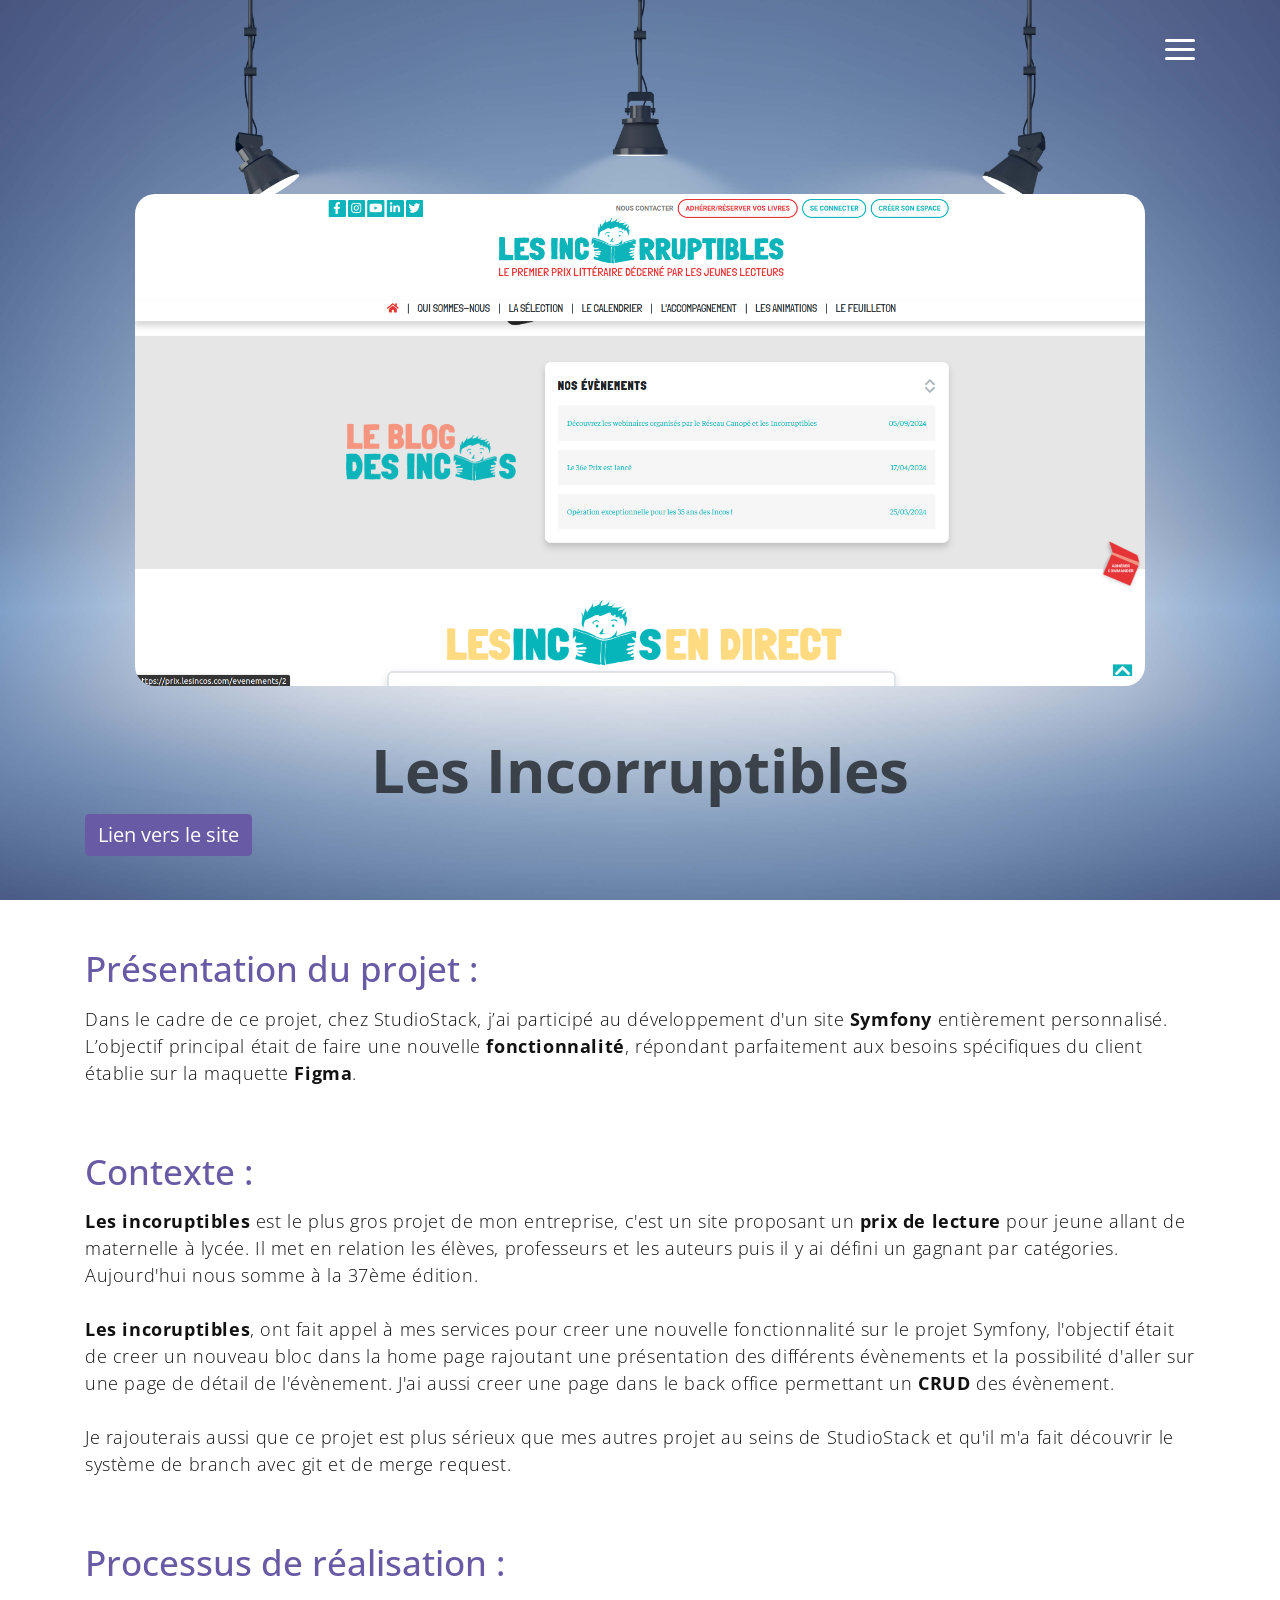
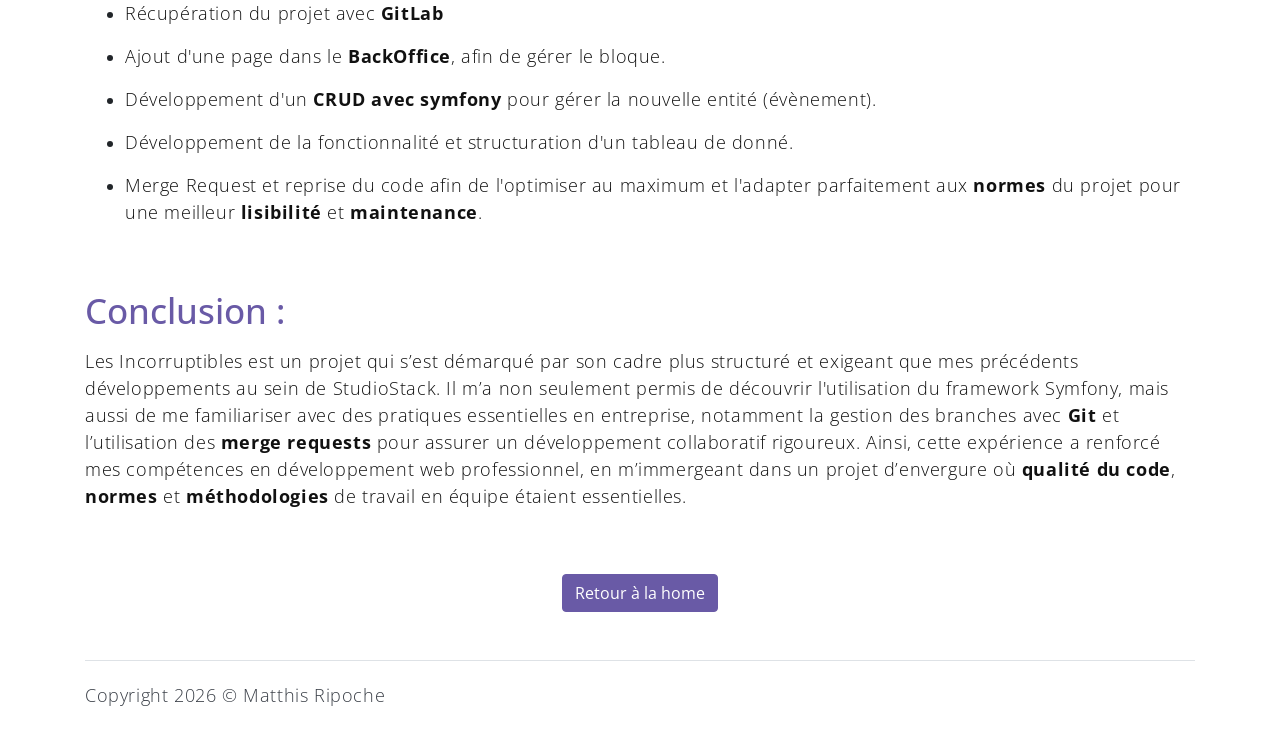
<file: lesincos.html>
<!DOCTYPE html>
<html lang="fr">
    <head>
        <meta charset="utf-8" />
        <meta
            name="viewport"
            content="width=device-width, initial-scale=1, shrink-to-fit=no"
        />
        <meta
            name="description"
            content="Start your development with Meyawo landing page."
        />
        <meta name="author" content="Devcrud" />
        <title>Les Incorruptibles</title>
        <link
            rel="stylesheet"
            href="assets/vendors/themify-icons/css/themify-icons.css"
        />
        <link rel="stylesheet" href="assets/css/meyawo.css" />
        <link rel="stylesheet" href="assets/newcss/newcss.css" />
    </head>

    <body
        class="single"
        data-spy="scroll"
        data-target=".navbar"
        data-offset="40"
        id="single-leschevronnes"
    >
        <!-- Page Navbar -->
        <nav class="custom-navbar" data-spy="affix" data-offset-top="20">
            <div class="container">
                <ul class="nav">
                    <li class="item">
                        <a class="link" href="/portfolio_entreprise/#home"
                            >Home</a
                        >
                    </li>
                    <li class="item">
                        <a class="link" href="/portfolio_entreprise/#about"
                            >About</a
                        >
                    </li>
                    <li class="item">
                        <a class="link" href="/portfolio_entreprise/#portfolio"
                            >Portfolio</a
                        >
                    </li>
                    <li class="item">
                        <a class="link" href="/portfolio_entreprise/#testmonial"
                            >Testimonial</a
                        >
                    </li>
                    <li class="item">
                        <a class="link" href="/portfolio_entreprise/#blog"
                            >Blog</a
                        >
                    </li>
                    <li class="item">
                        <a class="link" href="/portfolio_entreprise/#contact"
                            >Contact</a
                        >
                    </li>
                </ul>
                <a
                    href="javascript:void(0)"
                    id="nav-toggle"
                    class="hamburger hamburger--elastic"
                >
                    <div class="hamburger-box">
                        <div class="hamburger-inner"></div>
                    </div>
                </a>
            </div>
        </nav>

        <!-- page header -->
        <header class="header">
            <div class="container">
                <div class="image_container">
                    <img src="assets/newimg/head/lesincos.png" alt="" />
                </div>
                <h1 class="header-title mt-5">
                    <span class="down">Les Incorruptibles</span>
                </h1>
                <a
                    class="navbar-brand btn btn-primary rounded"
                    href="https://prix.lesincos.com/"
                    target="_blank"
                    >Lien vers le site</a
                >
            </div>
        </header>

        <!-- about section -->
        <section class="section pt-0 pb-0 mt-5" id="about">
            <div class="container text-center">
                <div class="about">
                    <div class="about-caption">
                        <h2 class="section-title mb-3">
                            Présentation du projet :
                        </h2>
                        <p>
                            Dans le cadre de ce projet, chez StudioStack, j’ai
                            participé au développement d'un site
                            <span>Symfony</span> entièrement personnalisé.
                            L’objectif principal était de faire une nouvelle
                            <span>fonctionnalité</span>, répondant parfaitement
                            aux besoins spécifiques du client établie sur la
                            maquette <span>Figma</span>.
                        </p>
                    </div>
                </div>
            </div>
        </section>

        <section class="section pt-0 pb-0 mt-5">
            <div class="container text-center">
                <div class="about">
                    <div class="about-caption">
                        <h2 class="section-title mb-3">Contexte :</h2>
                        <p>
                            <span>Les incoruptibles</span> est le plus gros
                            projet de mon entreprise, c'est un site proposant un
                            <span>prix de lecture</span> pour jeune allant de
                            maternelle à lycée. Il met en relation les élèves,
                            professeurs et les auteurs puis il y ai défini un
                            gagnant par catégories. Aujourd'hui nous somme à la
                            37ème édition.

                            <br /><br />

                            <span>Les incoruptibles</span>, ont fait appel à mes
                            services pour creer une nouvelle fonctionnalité sur
                            le projet Symfony, l'objectif était de creer un
                            nouveau bloc dans la home page rajoutant une
                            présentation des différents évènements et la
                            possibilité d'aller sur une page de détail de
                            l'évènement. J'ai aussi creer une page dans le back
                            office permettant un <span>CRUD</span> des
                            évènement.

                            <br /><br />

                            Je rajouterais aussi que ce projet est plus sérieux
                            que mes autres projet au seins de StudioStack et
                            qu'il m'a fait découvrir le système de branch avec
                            git et de merge request.
                        </p>
                    </div>
                </div>
            </div>
        </section>

        <section class="section pt-0 pb-0 mt-5">
            <div class="container text-center">
                <div class="about">
                    <div class="about-caption">
                        <h2 class="section-title mb-3">
                            Processus de réalisation :
                        </h2>
                        <ul>
                            <li>
                                <p>
                                    Récupération du projet avec
                                    <span>GitLab</span>
                                </p>
                            </li>
                            <li>
                                <p>
                                    Ajout d'une page dans le
                                    <span>BackOffice</span>, afin de gérer le
                                    bloque.
                                </p>
                            </li>
                            <li>
                                <p>
                                    Développement d'un
                                    <span>CRUD avec symfony</span> pour gérer la
                                    nouvelle entité (évènement).
                                </p>
                            </li>
                            <li>
                                <p>
                                    Développement de la fonctionnalité et
                                    structuration d'un tableau de donné.
                                </p>
                            </li>
                            <li>
                                <p>
                                    Merge Request et reprise du code afin de
                                    l'optimiser au maximum et l'adapter
                                    parfaitement aux <span>normes</span> du
                                    projet pour une meilleur
                                    <span>lisibilité</span> et
                                    <span>maintenance</span>.
                                </p>
                            </li>
                        </ul>
                    </div>
                </div>
            </div>
        </section>

        <section class="section pt-0 pb-0 mt-5" id="about">
            <div class="container text-center">
                <div class="about">
                    <div class="about-caption">
                        <h2 class="section-title mb-3">Conclusion :</h2>
                        <p>
                            Les Incorruptibles est un projet qui s’est démarqué
                            par son cadre plus structuré et exigeant que mes
                            précédents développements au sein de StudioStack. Il
                            m’a non seulement permis de découvrir l'utilisation
                            du framework Symfony, mais aussi de me familiariser
                            avec des pratiques essentielles en entreprise,
                            notamment la gestion des branches avec
                            <span>Git</span> et l’utilisation des
                            <span>merge requests</span> pour assurer un
                            développement collaboratif rigoureux. Ainsi, cette
                            expérience a renforcé mes compétences en
                            développement web professionnel, en m’immergeant
                            dans un projet d’envergure où
                            <span>qualité du code</span>, <span>normes</span> et
                            <span>méthodologies</span> de travail en équipe
                            étaient essentielles.
                        </p>
                    </div>
                </div>
                <a
                    href="/portfolio_entreprise"
                    class="btn btn-primary rounded mt-5 mb-5"
                    >Retour à la home</a
                >
            </div>
        </section>

        <!-- footer -->
        <div class="container">
            <footer class="footer">
                <p class="mb-0">
                    Copyright
                    <script>
                        document.write(new Date().getFullYear());
                    </script>
                    &copy; Matthis Ripoche
                </p>
            </footer>
        </div>

        <!-- core scripts -->
        <script src="assets/vendors/jquery/jquery-3.4.1.js"></script>
        <script src="assets/vendors/bootstrap/bootstrap.bundle.js"></script>
        <script src="assets/vendors/bootstrap/bootstrap.affix.js"></script>
        <script src="assets/js/main.js"></script>
    </body>
</html>
</file>
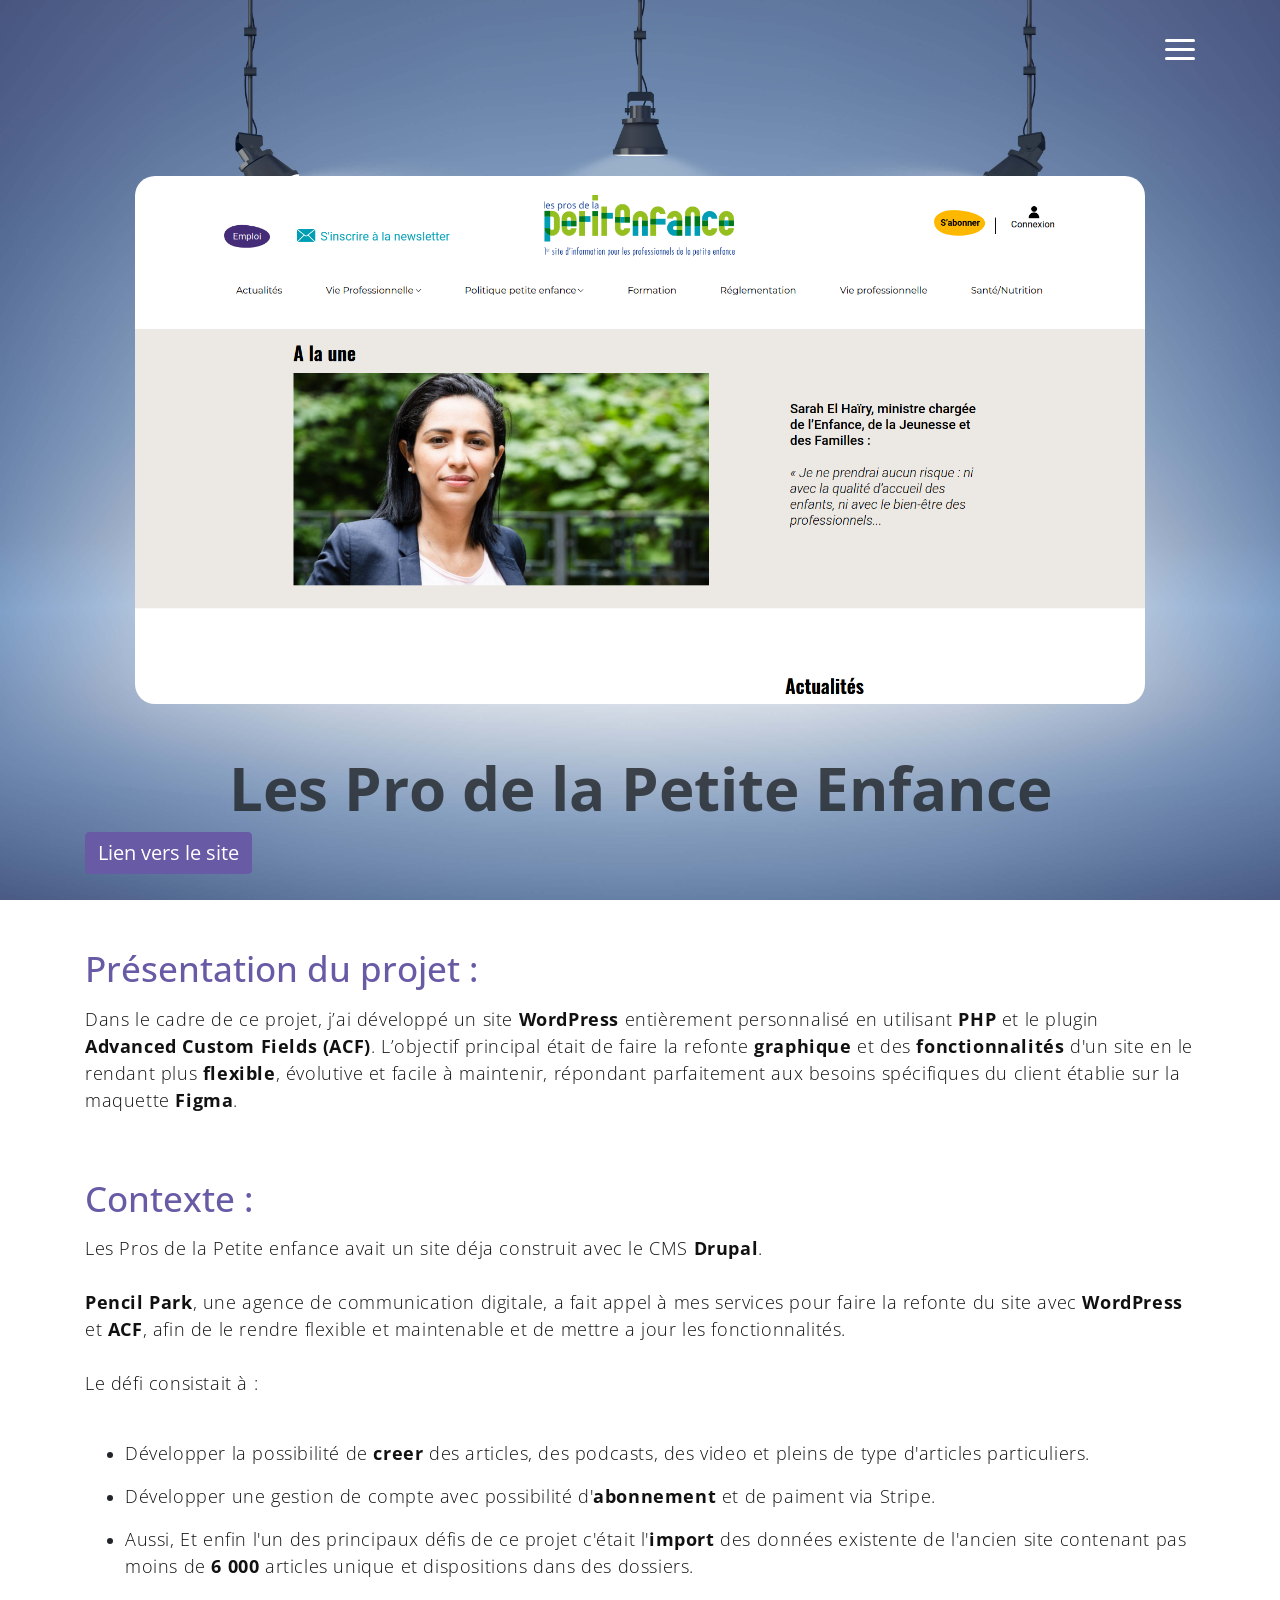
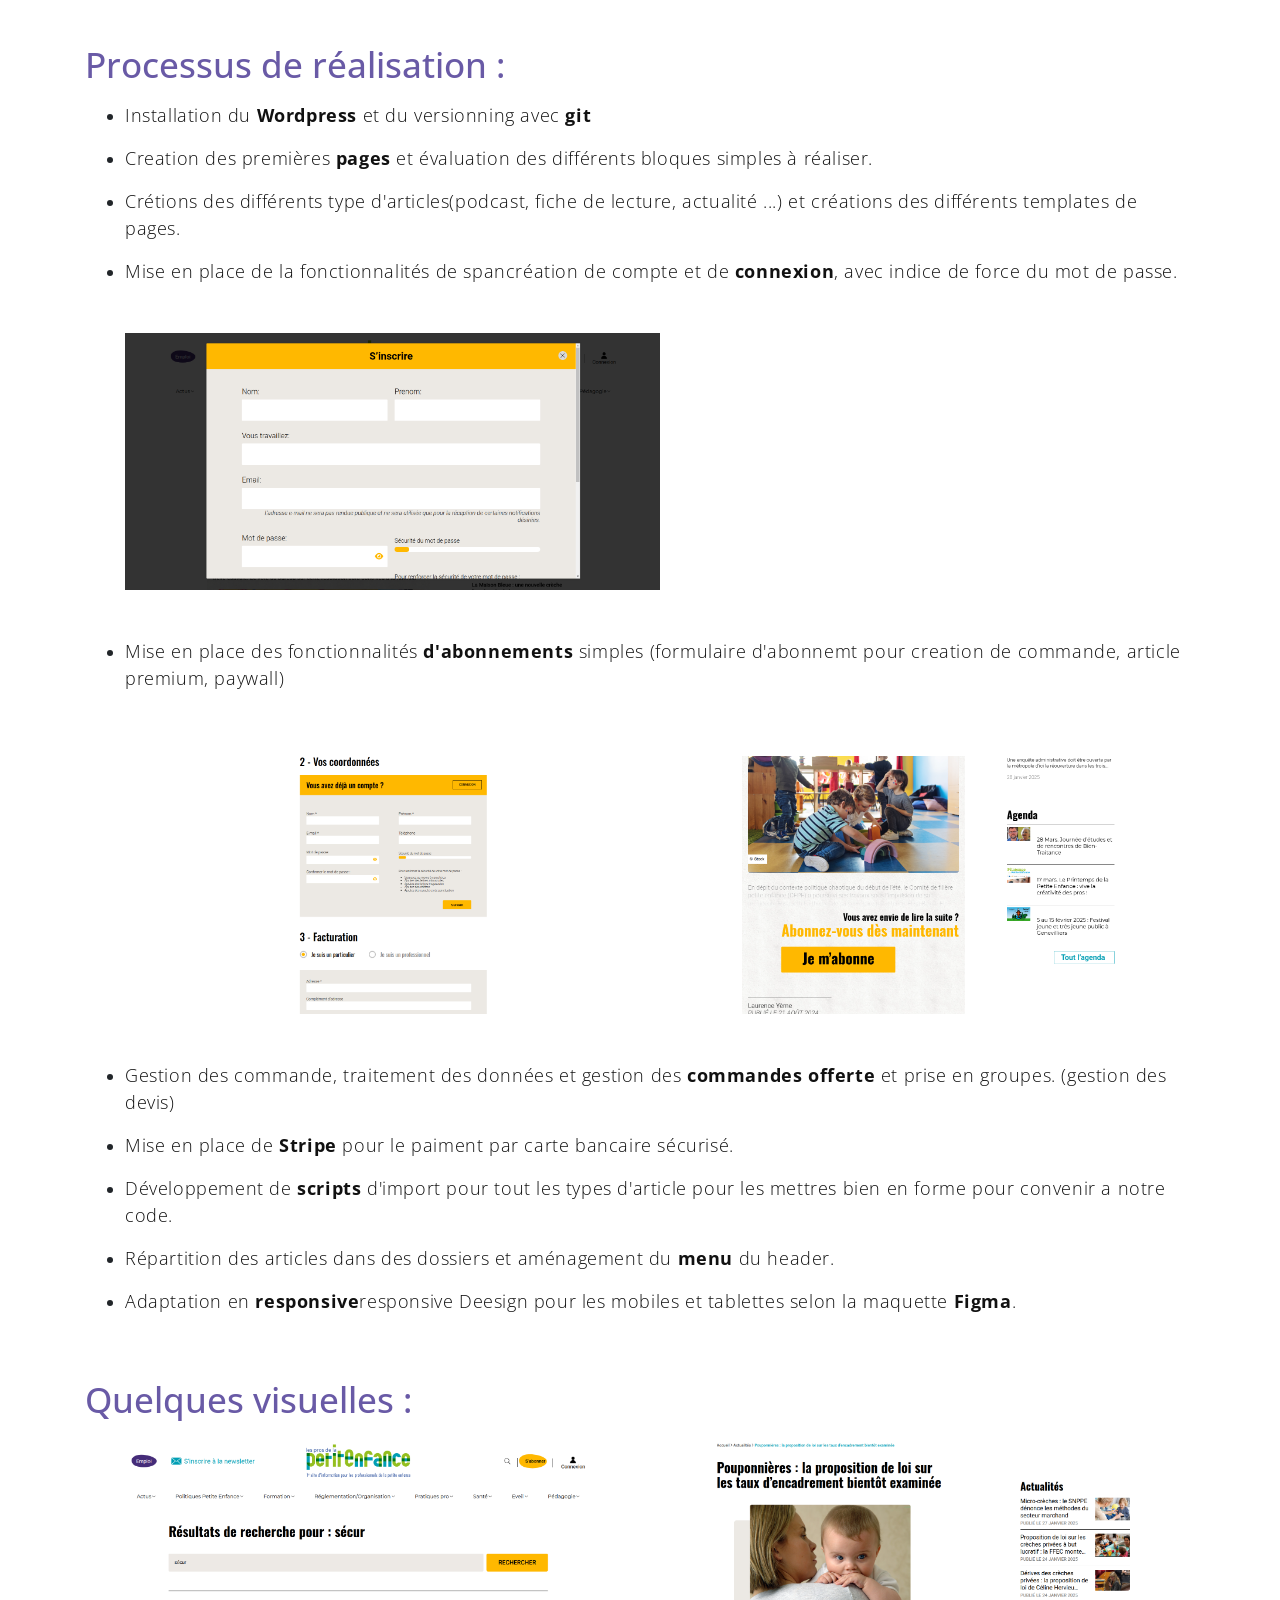
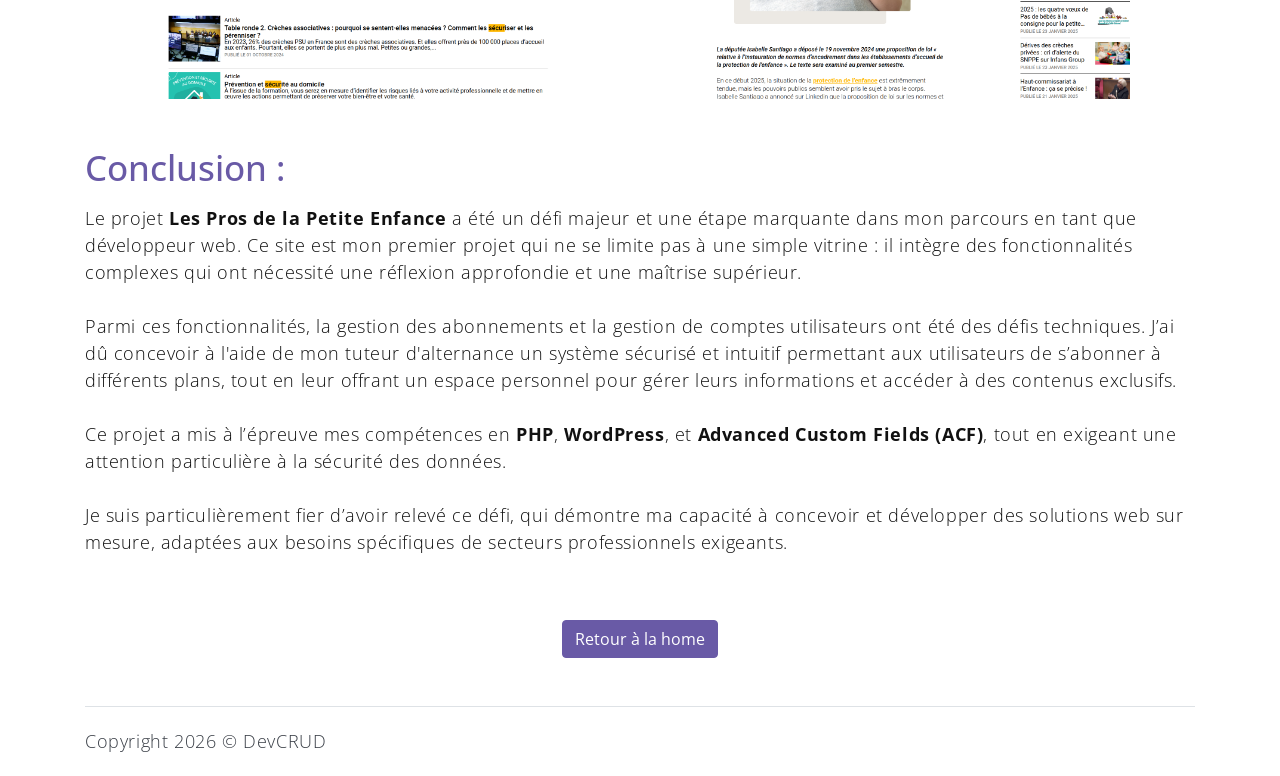
<file: lespros.html>
<!DOCTYPE html>
<html lang="fr">
    <head>
        <meta charset="utf-8" />
        <meta
            name="viewport"
            content="width=device-width, initial-scale=1, shrink-to-fit=no"
        />
        <meta
            name="description"
            content="Start your development with Meyawo landing page."
        />
        <meta name="author" content="Devcrud" />
        <title>Les Pro de la Petite Enfance</title>
        <link
            rel="stylesheet"
            href="assets/vendors/themify-icons/css/themify-icons.css"
        />
        <link rel="stylesheet" href="assets/css/meyawo.css" />
        <link rel="stylesheet" href="assets/newcss/newcss.css" />
    </head>

    <body
        class="single"
        data-spy="scroll"
        data-target=".navbar"
        data-offset="40"
        id="single-leschevronnes"
    >
        <!-- Page Navbar -->
        <nav class="custom-navbar" data-spy="affix" data-offset-top="20">
            <div class="container">
                <ul class="nav">
                    <li class="item">
                        <a class="link" href="/portfolio_entreprise/#home"
                            >Home</a
                        >
                    </li>
                    <li class="item">
                        <a class="link" href="/portfolio_entreprise/#about"
                            >About</a
                        >
                    </li>
                    <li class="item">
                        <a class="link" href="/portfolio_entreprise/#portfolio"
                            >Portfolio</a
                        >
                    </li>
                    <li class="item">
                        <a class="link" href="/portfolio_entreprise/#testmonial"
                            >Testimonial</a
                        >
                    </li>
                    <li class="item">
                        <a class="link" href="/portfolio_entreprise/#blog"
                            >Blog</a
                        >
                    </li>
                    <li class="item">
                        <a class="link" href="/portfolio_entreprise/#contact"
                            >Contact</a
                        >
                    </li>
                </ul>
                <a
                    href="javascript:void(0)"
                    id="nav-toggle"
                    class="hamburger hamburger--elastic"
                >
                    <div class="hamburger-box">
                        <div class="hamburger-inner"></div>
                    </div>
                </a>
            </div>
        </nav>

        <!-- page header -->
        <header class="header">
            <div class="container">
                <div class="image_container">
                    <img src="assets/newimg/head/lespros.png" alt="" />
                </div>
                <h1 class="header-title mt-5">
                    <span class="down">Les Pro de la Petite Enfance</span>
                </h1>
                <a
                    class="navbar-brand btn btn-primary rounded"
                    href="https://www.lesprosdelapetiteenfance.fr/"
                    target="_blank"
                    >Lien vers le site</a
                >
            </div>
        </header>

        <!-- about section -->
        <section class="section pt-0 pb-0 mt-5" id="about">
            <div class="container text-center">
                <div class="about">
                    <div class="about-caption">
                        <h2 class="section-title mb-3">
                            Présentation du projet :
                        </h2>
                        <p>
                            Dans le cadre de ce projet, j’ai développé un site
                            <span>WordPress</span> entièrement personnalisé en
                            utilisant <span>PHP</span> et le plugin
                            <span>Advanced Custom Fields (ACF)</span>.
                            L’objectif principal était de faire la refonte
                            <span>graphique</span> et des
                            <span>fonctionnalités</span> d'un site en le rendant
                            plus <span>flexible</span>, évolutive et facile à
                            maintenir, répondant parfaitement aux besoins
                            spécifiques du client établie sur la maquette
                            <span>Figma</span>.
                        </p>
                    </div>
                </div>
            </div>
        </section>

        <section class="section pt-0 pb-0 mt-5">
            <div class="container text-center">
                <div class="about">
                    <div class="about-caption">
                        <h2 class="section-title mb-3">Contexte :</h2>
                        <p>
                            Les Pros de la Petite enfance avait un site déja
                            construit avec le CMS <span>Drupal</span>.

                            <br /><br />

                            <span>Pencil Park</span>, une agence de
                            communication digitale, a fait appel à mes services
                            pour faire la refonte du site avec
                            <span>WordPress</span> et <span>ACF</span>, afin de
                            le rendre flexible et maintenable et de mettre a
                            jour les fonctionnalités.

                            <br /><br />

                            Le défi consistait à :

                            <br /><br />
                        </p>
                        <ul>
                            <li>
                                <p>
                                    Développer la possibilité de
                                    <span>creer</span> des articles, des
                                    podcasts, des video et pleins de type
                                    d'articles particuliers.
                                </p>
                            </li>
                            <li>
                                <p>
                                    Développer une gestion de compte avec
                                    possibilité d'<span>abonnement</span> et de
                                    paiment via Stripe.
                                </p>
                            </li>
                            <li>
                                <p>
                                    Aussi, Et enfin l'un des principaux défis de
                                    ce projet c'était l'<span>import</span> des
                                    données existente de l'ancien site contenant
                                    pas moins de <span>6 000</span> articles
                                    unique et dispositions dans des dossiers.
                                </p>
                            </li>
                        </ul>
                    </div>
                </div>
            </div>
        </section>

        <section class="section pt-0 pb-0 mt-5">
            <div class="container text-center">
                <div class="about">
                    <div class="about-caption">
                        <h2 class="section-title mb-3">
                            Processus de réalisation :
                        </h2>
                        <ul>
                            <li>
                                <p>
                                    Installation du <span>Wordpress</span> et du
                                    versionning avec <span>git</span>
                                </p>
                            </li>
                            <li>
                                <p>
                                    Creation des premières <span>pages</span> et
                                    évaluation des différents bloques simples à
                                    réaliser.
                                </p>
                            </li>
                            <li>
                                <p>
                                    Crétions des différents type
                                    d'articles(podcast, fiche de lecture,
                                    actualité ...) et créations des différents
                                    templates de pages.
                                </p>
                            </li>
                            <li>
                                <p>
                                    Mise en place de la fonctionnalités de
                                    spancréation de compte et de
                                    <span>connexion</span>, avec indice de force
                                    du mot de passe.
                                </p>
                            </li>
                            <div class="image_container mt-5 mb-5">
                                <img
                                    src="assets/newimg/visuelles/lespros-inscription.png"
                                    alt=""
                                />
                            </div>
                            <li>
                                <p>
                                    Mise en place des fonctionnalités
                                    <span>d'abonnements</span> simples
                                    (formulaire d'abonnemt pour creation de
                                    commande, article premium, paywall)
                                </p>
                            </li>
                            <div class="d-flex">
                                <div class="image_container mt-5 mb-5">
                                    <img
                                        src="assets/newimg/visuelles/lespros-formcommande.png"
                                        alt=""
                                    />
                                </div>
                                <div class="image_container mt-5 mb-5">
                                    <img
                                        src="assets/newimg/visuelles/lespros-paywall.png"
                                        alt=""
                                    />
                                </div>
                            </div>
                            <li>
                                <p>
                                    Gestion des commande, traitement des données
                                    et gestion des
                                    <span>commandes offerte</span> et prise en
                                    groupes. (gestion des devis)
                                </p>
                            </li>
                            <li>
                                <p>
                                    Mise en place de <span>Stripe</span> pour le
                                    paiment par carte bancaire sécurisé.
                                </p>
                            </li>
                            <li>
                                <p>
                                    Développement de
                                    <span>scripts</span> d'import pour tout les
                                    types d'article pour les mettres bien en
                                    forme pour convenir a notre code.
                                </p>
                            </li>
                            <li>
                                <p>
                                    Répartition des articles dans des dossiers
                                    et aménagement du <span>menu</span> du
                                    header.
                                </p>
                            </li>
                            <li>
                                <p>
                                    Adaptation en
                                    <span>responsive</span>responsive Deesign
                                    pour les mobiles et tablettes selon la
                                    maquette <span>Figma</span>.
                                </p>
                            </li>
                        </ul>
                    </div>
                </div>
            </div>
        </section>

        <section class="section pt-0 pb-0 mt-5" id="about">
            <div class="container text-center">
                <div class="about">
                    <div class="about-caption">
                        <h2 class="section-title mb-3">Quelques visuelles :</h2>
                        <div class="galerie">
                            <div class="image_container">
                                <img
                                    src="assets/newimg/visuelles/lespros1.png"
                                    alt=""
                                />
                            </div>
                            <div class="image_container">
                                <img
                                    src="assets/newimg/visuelles/lespros2.png"
                                    alt=""
                                />
                            </div>
                        </div>
                    </div>
                </div>
            </div>
        </section>

        <section class="section pt-0 pb-0 mt-5" id="about">
            <div class="container text-center">
                <div class="about">
                    <div class="about-caption">
                        <h2 class="section-title mb-3">Conclusion :</h2>
                        <p>
                            Le projet
                            <span>Les Pros de la Petite Enfance</span> a été un
                            défi majeur et une étape marquante dans mon parcours
                            en tant que développeur web. Ce site est mon premier
                            projet qui ne se limite pas à une simple vitrine :
                            il intègre des fonctionnalités complexes qui ont
                            nécessité une réflexion approfondie et une maîtrise
                            supérieur.

                            <br /><br />

                            Parmi ces fonctionnalités, la gestion des
                            abonnements et la gestion de comptes utilisateurs
                            ont été des défis techniques. J’ai dû concevoir à
                            l'aide de mon tuteur d'alternance un système
                            sécurisé et intuitif permettant aux utilisateurs de
                            s’abonner à différents plans, tout en leur offrant
                            un espace personnel pour gérer leurs informations et
                            accéder à des contenus exclusifs.

                            <br /><br />

                            Ce projet a mis à l’épreuve mes compétences en
                            <span>PHP</span>, <span>WordPress</span>, et
                            <span>Advanced Custom Fields (ACF)</span>, tout en
                            exigeant une attention particulière à la sécurité
                            des données.

                            <br /><br />

                            Je suis particulièrement fier d’avoir relevé ce
                            défi, qui démontre ma capacité à concevoir et
                            développer des solutions web sur mesure, adaptées
                            aux besoins spécifiques de secteurs professionnels
                            exigeants.
                        </p>
                    </div>
                </div>
                <a
                    href="/portfolio_entreprise"
                    class="btn btn-primary rounded mt-5 mb-5"
                    >Retour à la home</a
                >
            </div>
        </section>

        <!-- footer -->
        <div class="container">
            <footer class="footer">
                <p class="mb-0">
                    Copyright
                    <script>
                        document.write(new Date().getFullYear());
                    </script>
                    &copy; <a href="http://www.devcrud.com">DevCRUD</a>
                </p>
            </footer>
        </div>

        <!-- core scripts -->
        <script src="assets/vendors/jquery/jquery-3.4.1.js"></script>
        <script src="assets/vendors/bootstrap/bootstrap.bundle.js"></script>
        <script src="assets/vendors/bootstrap/bootstrap.affix.js"></script>
        <script src="assets/js/main.js"></script>
    </body>
</html>
</file>
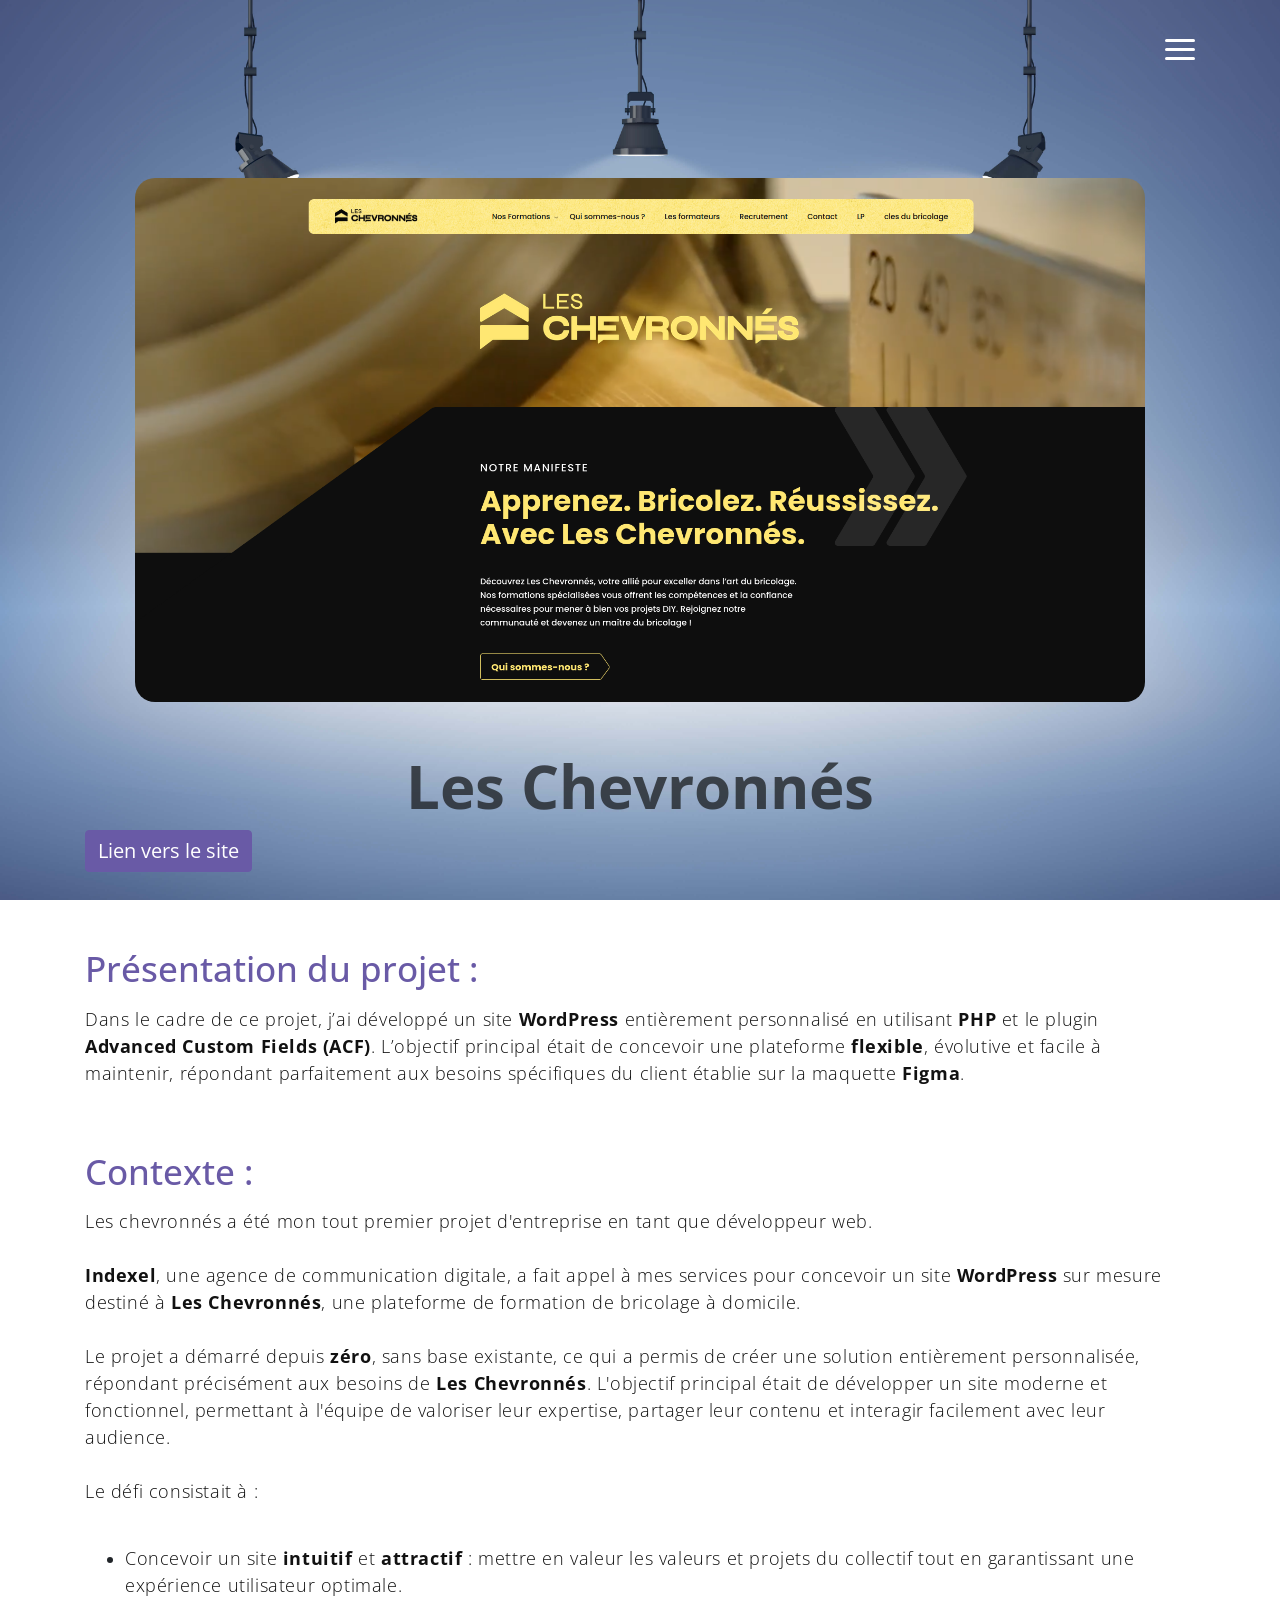
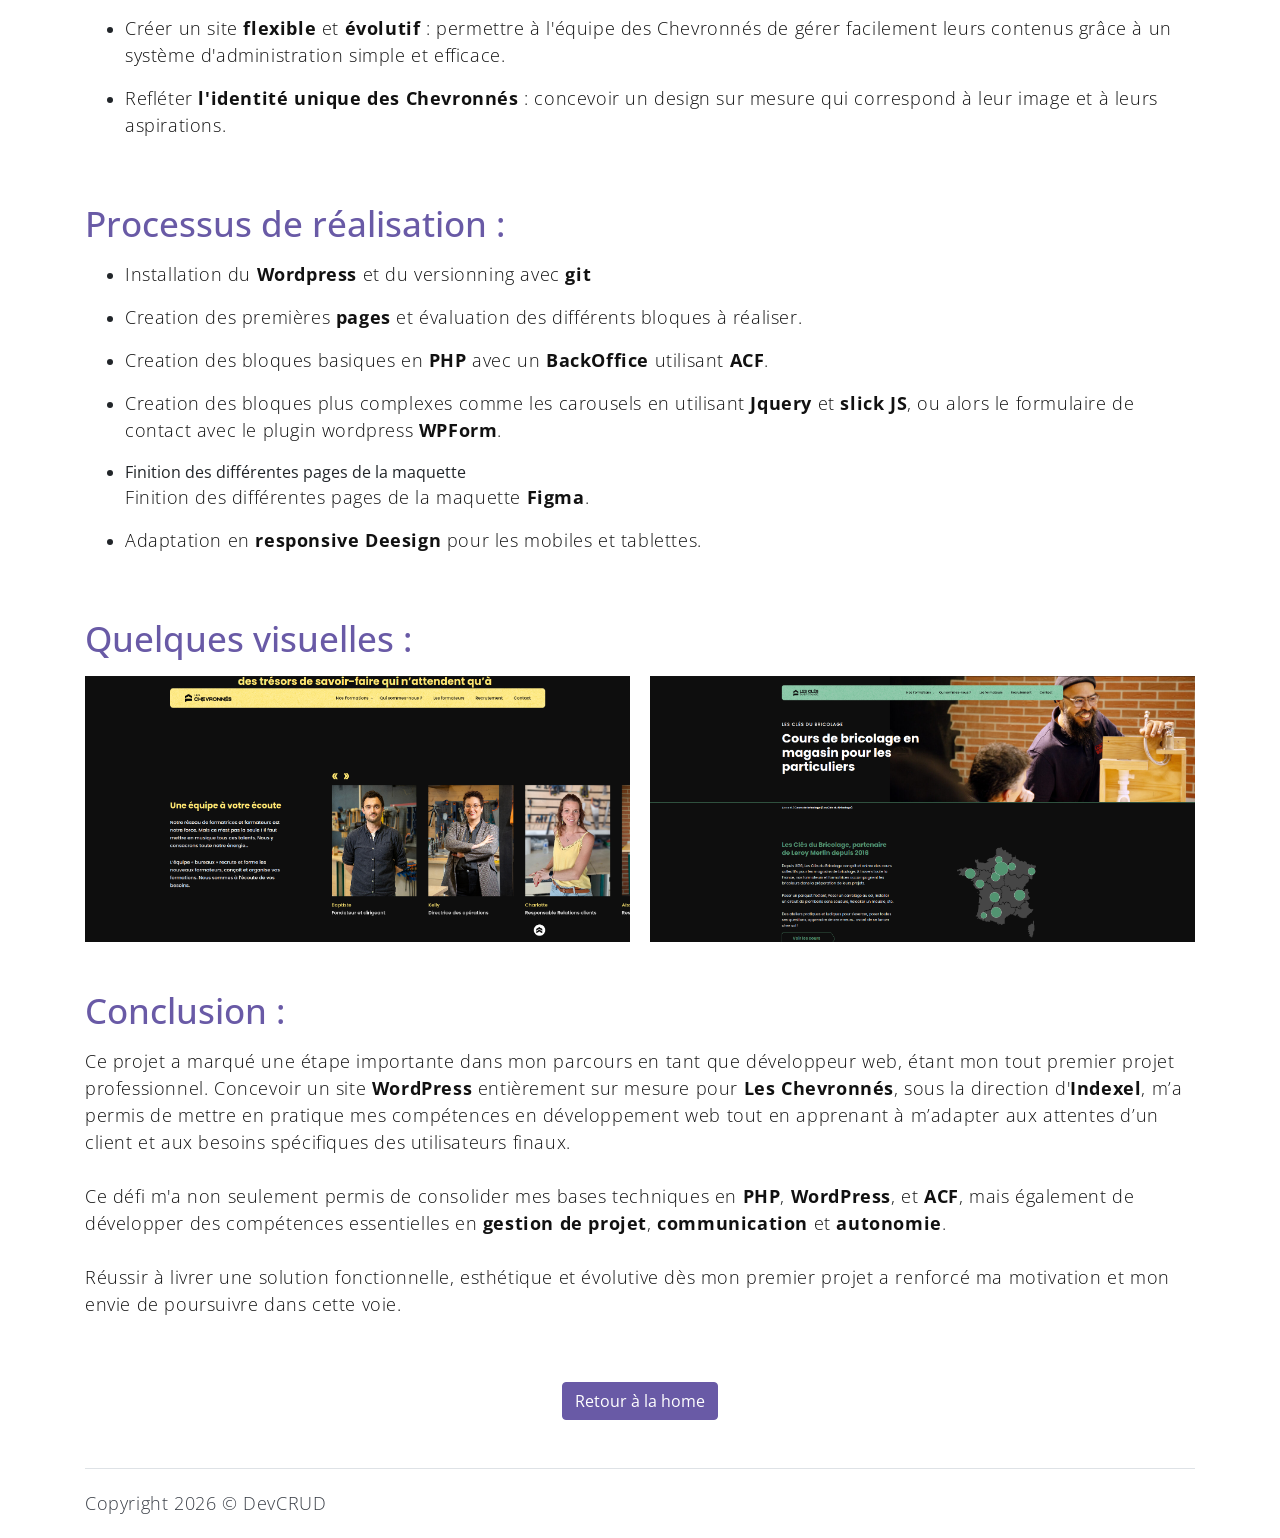
<file: single-leschevronnes.html>
<!DOCTYPE html>
<html lang="fr">
    <head>
        <meta charset="utf-8" />
        <meta
            name="viewport"
            content="width=device-width, initial-scale=1, shrink-to-fit=no"
        />
        <meta
            name="description"
            content="Start your development with Meyawo landing page."
        />
        <meta name="author" content="Devcrud" />
        <title>Les chevronnés</title>
        <link
            rel="stylesheet"
            href="assets/vendors/themify-icons/css/themify-icons.css"
        />
        <link rel="stylesheet" href="assets/css/meyawo.css" />
        <link rel="stylesheet" href="assets/newcss/newcss.css" />
    </head>

    <body
        class="single"
        data-spy="scroll"
        data-target=".navbar"
        data-offset="40"
        id="single-leschevronnes"
    >
        <!-- Page Navbar -->
        <nav class="custom-navbar" data-spy="affix" data-offset-top="20">
            <div class="container">
                <ul class="nav">
                    <li class="item">
                        <a class="link" href="/portfolio_entreprise/#home"
                            >Home</a
                        >
                    </li>
                    <li class="item">
                        <a class="link" href="/portfolio_entreprise/#about"
                            >About</a
                        >
                    </li>
                    <li class="item">
                        <a class="link" href="/portfolio_entreprise/#portfolio"
                            >Portfolio</a
                        >
                    </li>
                    <li class="item">
                        <a class="link" href="/portfolio_entreprise/#testmonial"
                            >Testimonial</a
                        >
                    </li>
                    <li class="item">
                        <a class="link" href="/portfolio_entreprise/#blog"
                            >Blog</a
                        >
                    </li>
                    <li class="item">
                        <a class="link" href="/portfolio_entreprise/#contact"
                            >Contact</a
                        >
                    </li>
                </ul>
                <a
                    href="javascript:void(0)"
                    id="nav-toggle"
                    class="hamburger hamburger--elastic"
                >
                    <div class="hamburger-box">
                        <div class="hamburger-inner"></div>
                    </div>
                </a>
            </div>
        </nav>

        <!-- page header -->
        <header class="header">
            <div class="container">
                <div class="image_container">
                    <img src="assets/newimg/head/les-chevronnes.png" alt="" />
                </div>
                <h1 class="header-title mt-5">
                    <span class="down">Les Chevronnés</span>
                </h1>
                <a
                    class="navbar-brand btn btn-primary rounded"
                    target="_blank"
                    href="https://www.les-chevronnes.fr/"
                    >Lien vers le site</a
                >
            </div>
        </header>

        <!-- about section -->
        <section class="section pt-0 pb-0 mt-5" id="about">
            <div class="container text-center">
                <div class="about">
                    <div class="about-caption">
                        <h2 class="section-title mb-3">
                            Présentation du projet :
                        </h2>
                        <p>
                            Dans le cadre de ce projet, j’ai développé un site
                            <span>WordPress</span> entièrement personnalisé en
                            utilisant <span>PHP</span> et le plugin
                            <span>Advanced Custom Fields (ACF)</span>.
                            L’objectif principal était de concevoir une
                            plateforme <span>flexible</span>, évolutive et
                            facile à maintenir, répondant parfaitement aux
                            besoins spécifiques du client établie sur la
                            maquette <span>Figma</span>.
                        </p>
                    </div>
                </div>
            </div>
        </section>

        <section class="section pt-0 pb-0 mt-5">
            <div class="container text-center">
                <div class="about">
                    <div class="about-caption">
                        <h2 class="section-title mb-3">Contexte :</h2>
                        <p>
                            Les chevronnés a été mon tout premier projet
                            d'entreprise en tant que développeur web.

                            <br /><br />

                            <span>Indexel</span>, une agence de communication
                            digitale, a fait appel à mes services pour concevoir
                            un site <span>WordPress</span> sur mesure destiné à
                            <span>Les Chevronnés</span>, une plateforme de
                            formation de bricolage à domicile.

                            <br /><br />

                            Le projet a démarré depuis <span>zéro</span>, sans
                            base existante, ce qui a permis de créer une
                            solution entièrement personnalisée, répondant
                            précisément aux besoins de
                            <span>Les Chevronnés</span>. L'objectif principal
                            était de développer un site moderne et fonctionnel,
                            permettant à l'équipe de valoriser leur expertise,
                            partager leur contenu et interagir facilement avec
                            leur audience.

                            <br /><br />

                            Le défi consistait à :
                        </p>
                        <br />

                        <ul>
                            <li>
                                <p>
                                    Concevoir un site <span>intuitif</span> et
                                    <span>attractif</span> : mettre en valeur
                                    les valeurs et projets du collectif tout en
                                    garantissant une expérience utilisateur
                                    optimale.
                                </p>
                            </li>
                            <li>
                                <p>
                                    Créer un site <span>flexible</span> et
                                    <span>évolutif</span> : permettre à l'équipe
                                    des Chevronnés de gérer facilement leurs
                                    contenus grâce à un système d'administration
                                    simple et efficace.
                                </p>
                            </li>
                            <li>
                                <p>
                                    Refléter
                                    <span
                                        >l'identité unique des Chevronnés</span
                                    >
                                    : concevoir un design sur mesure qui
                                    correspond à leur image et à leurs
                                    aspirations.
                                </p>
                            </li>
                        </ul>
                    </div>
                </div>
            </div>
        </section>

        <section class="section pt-0 pb-0 mt-5">
            <div class="container text-center">
                <div class="about">
                    <div class="about-caption">
                        <h2 class="section-title mb-3">
                            Processus de réalisation :
                        </h2>
                        <ul>
                            <li>
                                <p>
                                    Installation du <span>Wordpress</span> et du
                                    versionning avec <span>git</span>
                                </p>
                            </li>
                            <li>
                                <p>
                                    Creation des premières <span>pages</span> et
                                    évaluation des différents bloques à
                                    réaliser.
                                </p>
                            </li>
                            <li>
                                <p>
                                    Creation des bloques basiques en
                                    <span>PHP</span> avec un
                                    <span>BackOffice</span> utilisant
                                    <span>ACF</span>.
                                </p>
                            </li>
                            <li>
                                <p>
                                    Creation des bloques plus complexes comme
                                    les carousels en utilisant
                                    <span>Jquery</span> et
                                    <span>slick JS</span>, ou alors le
                                    formulaire de contact avec le plugin
                                    wordpress <span>WPForm</span>.
                                </p>
                            </li>
                            <li>
                                Finition des différentes pages de la maquette
                                <p>
                                    Finition des différentes pages de la
                                    maquette <span>Figma</span>.
                                </p>
                            </li>
                            <li>
                                <p>
                                    Adaptation en
                                    <span>responsive Deesign</span> pour les
                                    mobiles et tablettes.
                                </p>
                            </li>
                        </ul>
                    </div>
                </div>
            </div>
        </section>

        <section class="section pt-0 pb-0 mt-5" id="about">
            <div class="container text-center">
                <div class="about">
                    <div class="about-caption">
                        <h2 class="section-title mb-3">Quelques visuelles :</h2>
                        <div class="galerie">
                            <div class="image_container">
                                <img
                                    src="assets/newimg/visuelles/chevronnes1.png"
                                    alt=""
                                />
                            </div>
                            <div class="image_container">
                                <img
                                    src="assets/newimg/visuelles/chevronnes2.png"
                                    alt=""
                                />
                            </div>
                        </div>
                    </div>
                </div>
            </div>
        </section>

        <section class="section pt-0 pb-0 mt-5" id="about">
            <div class="container text-center">
                <div class="about">
                    <div class="about-caption">
                        <h2 class="section-title mb-3">Conclusion :</h2>
                        <p>
                            Ce projet a marqué une étape importante dans mon
                            parcours en tant que développeur web, étant mon tout
                            premier projet professionnel. Concevoir un site
                            <span>WordPress</span> entièrement sur mesure pour
                            <span>Les Chevronnés</span>, sous la direction
                            d'<span>Indexel</span>, m’a permis de mettre en
                            pratique mes compétences en développement web tout
                            en apprenant à m’adapter aux attentes d’un client et
                            aux besoins spécifiques des utilisateurs finaux.

                            <br /><br />

                            Ce défi m'a non seulement permis de consolider mes
                            bases techniques en <span>PHP</span>,
                            <span>WordPress</span>, et <span>ACF</span>, mais
                            également de développer des compétences essentielles
                            en <span>gestion de projet</span>,
                            <span>communication</span> et
                            <span>autonomie</span>.

                            <br /><br />

                            Réussir à livrer une solution fonctionnelle,
                            esthétique et évolutive dès mon premier projet a
                            renforcé ma motivation et mon envie de poursuivre
                            dans cette voie.
                        </p>
                    </div>
                </div>
                <a
                    href="/portfolio_entreprise"
                    class="btn btn-primary rounded mt-5 mb-5"
                    >Retour à la home</a
                >
            </div>
        </section>

        <!-- footer -->
        <div class="container">
            <footer class="footer">
                <p class="mb-0">
                    Copyright
                    <script>
                        document.write(new Date().getFullYear());
                    </script>
                    &copy; <a href="http://www.devcrud.com">DevCRUD</a>
                </p>
            </footer>
        </div>

        <!-- core scripts -->
        <script src="assets/vendors/jquery/jquery-3.4.1.js"></script>
        <script src="assets/vendors/bootstrap/bootstrap.bundle.js"></script>
        <script src="assets/vendors/bootstrap/bootstrap.affix.js"></script>
        <script src="assets/js/main.js"></script>
    </body>
</html>
</file>
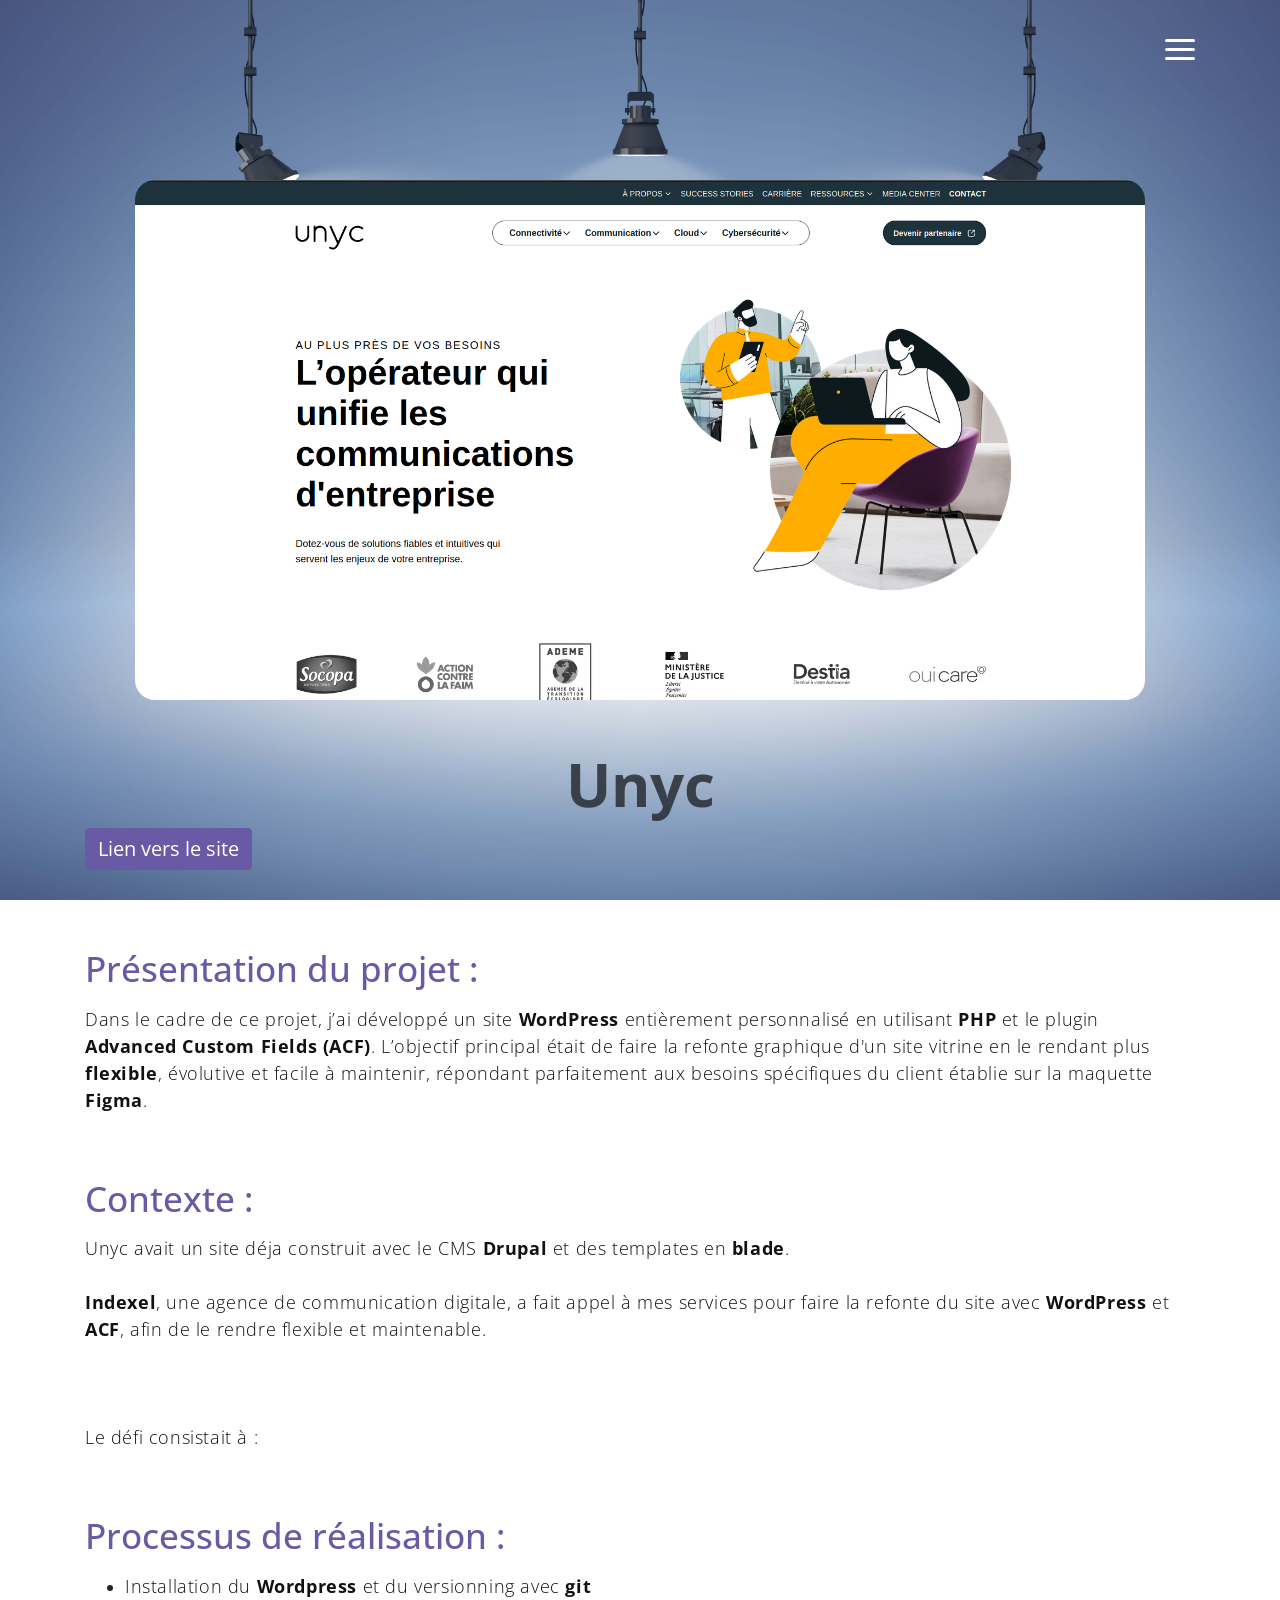
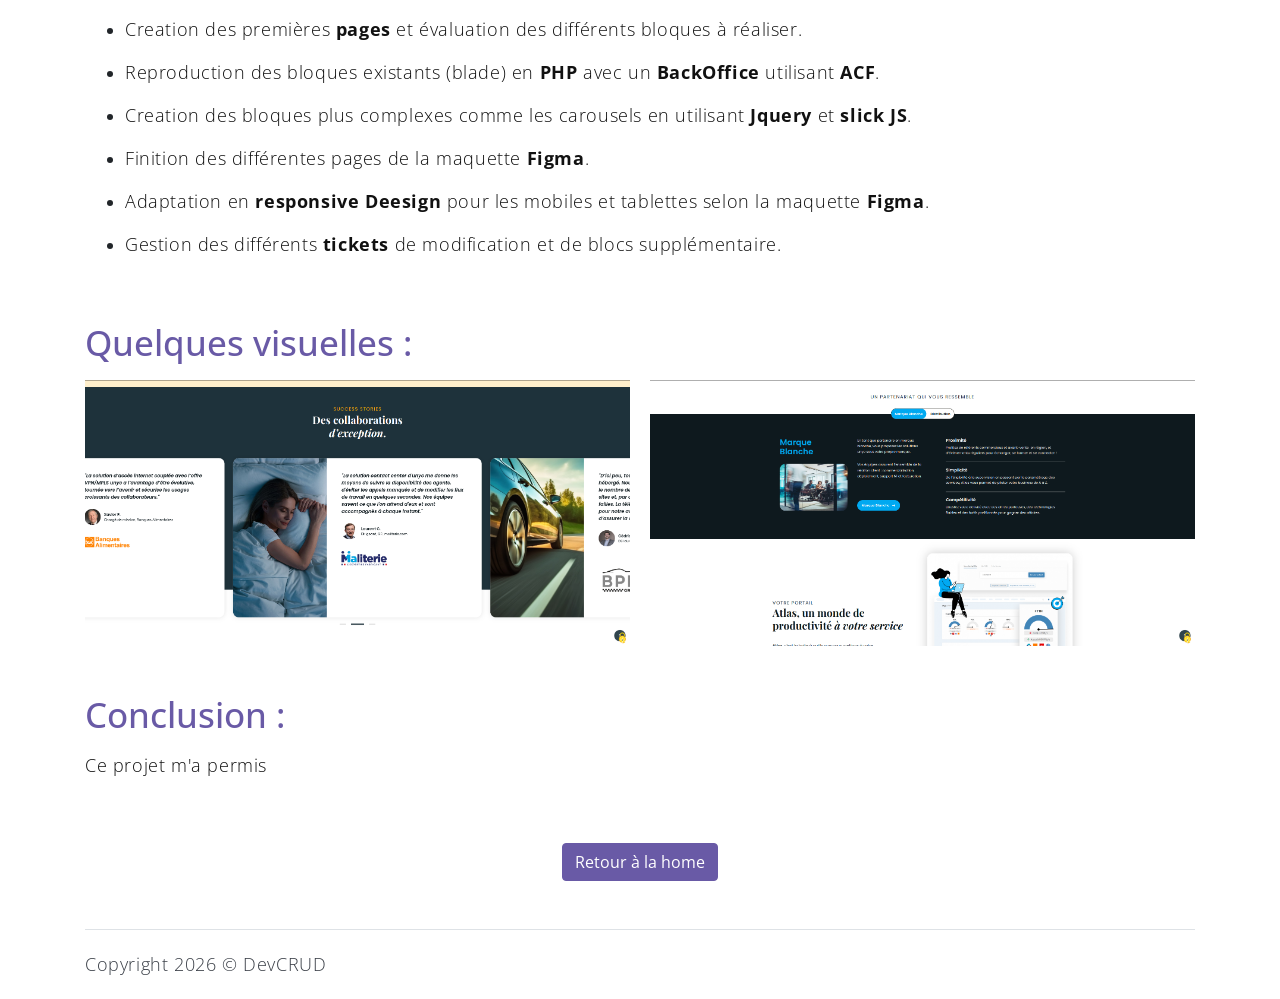
<file: unyc.html>
<!DOCTYPE html>
<html lang="fr">
    <head>
        <meta charset="utf-8" />
        <meta
            name="viewport"
            content="width=device-width, initial-scale=1, shrink-to-fit=no"
        />
        <meta
            name="description"
            content="Start your development with Meyawo landing page."
        />
        <meta name="author" content="Devcrud" />
        <title>Unyc</title>
        <link
            rel="stylesheet"
            href="assets/vendors/themify-icons/css/themify-icons.css"
        />
        <link rel="stylesheet" href="assets/css/meyawo.css" />
        <link rel="stylesheet" href="assets/newcss/newcss.css" />
    </head>

    <body
        class="single"
        data-spy="scroll"
        data-target=".navbar"
        data-offset="40"
        id="single-leschevronnes"
    >
        <!-- Page Navbar -->
        <nav class="custom-navbar" data-spy="affix" data-offset-top="20">
            <div class="container">
                <ul class="nav">
                    <li class="item">
                        <a class="link" href="/portfolio_entreprise/#home"
                            >Home</a
                        >
                    </li>
                    <li class="item">
                        <a class="link" href="/portfolio_entreprise/#about"
                            >About</a
                        >
                    </li>
                    <li class="item">
                        <a class="link" href="/portfolio_entreprise/#portfolio"
                            >Portfolio</a
                        >
                    </li>
                    <li class="item">
                        <a class="link" href="/portfolio_entreprise/#testmonial"
                            >Testimonial</a
                        >
                    </li>
                    <li class="item">
                        <a class="link" href="/portfolio_entreprise/#blog"
                            >Blog</a
                        >
                    </li>
                    <li class="item">
                        <a class="link" href="/portfolio_entreprise/#contact"
                            >Contact</a
                        >
                    </li>
                </ul>
                <a
                    href="javascript:void(0)"
                    id="nav-toggle"
                    class="hamburger hamburger--elastic"
                >
                    <div class="hamburger-box">
                        <div class="hamburger-inner"></div>
                    </div>
                </a>
            </div>
        </nav>

        <!-- page header -->
        <header class="header">
            <div class="container">
                <div class="image_container">
                    <img src="assets/newimg/head/unyc.png" alt="" />
                </div>
                <h1 class="header-title mt-5">
                    <span class="down">Unyc</span>
                </h1>
                <a
                    class="navbar-brand btn btn-primary rounded"
                    target="_blank"
                    href="https://www.unyc.io/"
                    >Lien vers le site</a
                >
            </div>
        </header>

        <!-- about section -->
        <section class="section pt-0 pb-0 mt-5" id="about">
            <div class="container text-center">
                <div class="about">
                    <div class="about-caption">
                        <h2 class="section-title mb-3">
                            Présentation du projet :
                        </h2>
                        <p>
                            Dans le cadre de ce projet, j’ai développé un site
                            <span>WordPress</span> entièrement personnalisé en
                            utilisant <span>PHP</span> et le plugin
                            <span>Advanced Custom Fields (ACF)</span>.
                            L’objectif principal était de faire la refonte
                            graphique d'un site vitrine en le rendant plus
                            <span>flexible</span>, évolutive et facile à
                            maintenir, répondant parfaitement aux besoins
                            spécifiques du client établie sur la maquette
                            <span>Figma</span>.
                        </p>
                    </div>
                </div>
            </div>
        </section>

        <section class="section pt-0 pb-0 mt-5">
            <div class="container text-center">
                <div class="about">
                    <div class="about-caption">
                        <h2 class="section-title mb-3">Contexte :</h2>
                        <p>
                            Unyc avait un site déja construit avec le CMS
                            <span>Drupal</span> et des templates en
                            <span>blade</span>.

                            <br /><br />

                            <span>Indexel</span>, une agence de communication
                            digitale, a fait appel à mes services pour faire la
                            refonte du site avec <span>WordPress</span> et
                            <span>ACF</span>, afin de le rendre flexible et
                            maintenable.

                            <br /><br />

                            <br /><br />

                            Le défi consistait à :
                        </p>
                    </div>
                </div>
            </div>
        </section>

        <section class="section pt-0 pb-0 mt-5">
            <div class="container text-center">
                <div class="about">
                    <div class="about-caption">
                        <h2 class="section-title mb-3">
                            Processus de réalisation :
                        </h2>
                        <ul>
                            <li>
                                <p>
                                    Installation du <span>Wordpress</span> et du
                                    versionning avec <span>git</span>
                                </p>
                            </li>
                            <li>
                                <p>
                                    Creation des premières <span>pages</span> et
                                    évaluation des différents bloques à
                                    réaliser.
                                </p>
                            </li>
                            <li>
                                <p>
                                    Reproduction des bloques existants (blade)
                                    en <span>PHP</span> avec un
                                    <span>BackOffice</span> utilisant
                                    <span>ACF</span>.
                                </p>
                            </li>
                            <li>
                                <p>
                                    Creation des bloques plus complexes comme
                                    les carousels en utilisant
                                    <span>Jquery</span> et
                                    <span>slick JS</span>.
                                </p>
                            </li>
                            <li>
                                <p>
                                    Finition des différentes pages de la
                                    maquette <span>Figma</span>.
                                </p>
                            </li>
                            <li>
                                <p>
                                    Adaptation en
                                    <span>responsive Deesign</span> pour les
                                    mobiles et tablettes selon la maquette
                                    <span>Figma</span>.
                                </p>
                            </li>
                            <li>
                                <p>
                                    Gestion des différents
                                    <span>tickets</span> de modification et de
                                    blocs supplémentaire.
                                </p>
                            </li>
                        </ul>
                    </div>
                </div>
            </div>
        </section>

        <section class="section pt-0 pb-0 mt-5" id="about">
            <div class="container text-center">
                <div class="about">
                    <div class="about-caption">
                        <h2 class="section-title mb-3">Quelques visuelles :</h2>
                        <div class="galerie">
                            <div class="image_container">
                                <img
                                    src="assets/newimg/visuelles/unyc1.png"
                                    alt=""
                                />
                            </div>
                            <div class="image_container">
                                <img
                                    src="assets/newimg/visuelles/unyc2.png"
                                    alt=""
                                />
                            </div>
                        </div>
                    </div>
                </div>
            </div>
        </section>

        <section class="section pt-0 pb-0 mt-5" id="about">
            <div class="container text-center">
                <div class="about">
                    <div class="about-caption">
                        <h2 class="section-title mb-3">Conclusion :</h2>
                        <p>Ce projet m'a permis</p>
                    </div>
                </div>
                <a
                    href="/portfolio_entreprise"
                    class="btn btn-primary rounded mt-5 mb-5"
                    >Retour à la home</a
                >
            </div>
        </section>

        <!-- footer -->
        <div class="container">
            <footer class="footer">
                <p class="mb-0">
                    Copyright
                    <script>
                        document.write(new Date().getFullYear());
                    </script>
                    &copy; <a href="http://www.devcrud.com">DevCRUD</a>
                </p>
            </footer>
        </div>

        <!-- core scripts -->
        <script src="assets/vendors/jquery/jquery-3.4.1.js"></script>
        <script src="assets/vendors/bootstrap/bootstrap.bundle.js"></script>
        <script src="assets/vendors/bootstrap/bootstrap.affix.js"></script>
        <script src="assets/js/main.js"></script>
    </body>
</html>
</file>
<file: assets/vendors/themify-icons/css/themify-icons.css>
@font-face {
	font-family: 'themify';
	src:url("../fonts/themify.eot?-fvbane");
	src:url("../fonts/themify.eot?#iefix-fvbane") format("embedded-opentype"),
		url("../fonts/themify.woff?-fvbane") format("woff"),
		url("../fonts/themify.ttf?-fvbane") format("truetype"),
		url("../fonts/themify.svg?-fvbane#themify") format("svg");
	font-weight: normal;
	font-style: normal;
}

[class^="ti-"], [class*=" ti-"] {
	font-family: 'themify';
	speak: none;
	font-style: normal;
	font-weight: normal;
	font-variant: normal;
	text-transform: none;
	line-height: 1;

	/* Better Font Rendering =========== */
	-webkit-font-smoothing: antialiased;
	-moz-osx-font-smoothing: grayscale;
}

.ti-wand:before {
	content: "\e600";
}
.ti-volume:before {
	content: "\e601";
}
.ti-user:before {
	content: "\e602";
}
.ti-unlock:before {
	content: "\e603";
}
.ti-unlink:before {
	content: "\e604";
}
.ti-trash:before {
	content: "\e605";
}
.ti-thought:before {
	content: "\e606";
}
.ti-target:before {
	content: "\e607";
}
.ti-tag:before {
	content: "\e608";
}
.ti-tablet:before {
	content: "\e609";
}
.ti-star:before {
	content: "\e60a";
}
.ti-spray:before {
	content: "\e60b";
}
.ti-signal:before {
	content: "\e60c";
}
.ti-shopping-cart:before {
	content: "\e60d";
}
.ti-shopping-cart-full:before {
	content: "\e60e";
}
.ti-settings:before {
	content: "\e60f";
}
.ti-search:before {
	content: "\e610";
}
.ti-zoom-in:before {
	content: "\e611";
}
.ti-zoom-out:before {
	content: "\e612";
}
.ti-cut:before {
	content: "\e613";
}
.ti-ruler:before {
	content: "\e614";
}
.ti-ruler-pencil:before {
	content: "\e615";
}
.ti-ruler-alt:before {
	content: "\e616";
}
.ti-bookmark:before {
	content: "\e617";
}
.ti-bookmark-alt:before {
	content: "\e618";
}
.ti-reload:before {
	content: "\e619";
}
.ti-plus:before {
	content: "\e61a";
}
.ti-pin:before {
	content: "\e61b";
}
.ti-pencil:before {
	content: "\e61c";
}
.ti-pencil-alt:before {
	content: "\e61d";
}
.ti-paint-roller:before {
	content: "\e61e";
}
.ti-paint-bucket:before {
	content: "\e61f";
}
.ti-na:before {
	content: "\e620";
}
.ti-mobile:before {
	content: "\e621";
}
.ti-minus:before {
	content: "\e622";
}
.ti-medall:before {
	content: "\e623";
}
.ti-medall-alt:before {
	content: "\e624";
}
.ti-marker:before {
	content: "\e625";
}
.ti-marker-alt:before {
	content: "\e626";
}
.ti-arrow-up:before {
	content: "\e627";
}
.ti-arrow-right:before {
	content: "\e628";
}
.ti-arrow-left:before {
	content: "\e629";
}
.ti-arrow-down:before {
	content: "\e62a";
}
.ti-lock:before {
	content: "\e62b";
}
.ti-location-arrow:before {
	content: "\e62c";
}
.ti-link:before {
	content: "\e62d";
}
.ti-layout:before {
	content: "\e62e";
}
.ti-layers:before {
	content: "\e62f";
}
.ti-layers-alt:before {
	content: "\e630";
}
.ti-key:before {
	content: "\e631";
}
.ti-import:before {
	content: "\e632";
}
.ti-image:before {
	content: "\e633";
}
.ti-heart:before {
	content: "\e634";
}
.ti-heart-broken:before {
	content: "\e635";
}
.ti-hand-stop:before {
	content: "\e636";
}
.ti-hand-open:before {
	content: "\e637";
}
.ti-hand-drag:before {
	content: "\e638";
}
.ti-folder:before {
	content: "\e639";
}
.ti-flag:before {
	content: "\e63a";
}
.ti-flag-alt:before {
	content: "\e63b";
}
.ti-flag-alt-2:before {
	content: "\e63c";
}
.ti-eye:before {
	content: "\e63d";
}
.ti-export:before {
	content: "\e63e";
}
.ti-exchange-vertical:before {
	content: "\e63f";
}
.ti-desktop:before {
	content: "\e640";
}
.ti-cup:before {
	content: "\e641";
}
.ti-crown:before {
	content: "\e642";
}
.ti-comments:before {
	content: "\e643";
}
.ti-comment:before {
	content: "\e644";
}
.ti-comment-alt:before {
	content: "\e645";
}
.ti-close:before {
	content: "\e646";
}
.ti-clip:before {
	content: "\e647";
}
.ti-angle-up:before {
	content: "\e648";
}
.ti-angle-right:before {
	content: "\e649";
}
.ti-angle-left:before {
	content: "\e64a";
}
.ti-angle-down:before {
	content: "\e64b";
}
.ti-check:before {
	content: "\e64c";
}
.ti-check-box:before {
	content: "\e64d";
}
.ti-camera:before {
	content: "\e64e";
}
.ti-announcement:before {
	content: "\e64f";
}
.ti-brush:before {
	content: "\e650";
}
.ti-briefcase:before {
	content: "\e651";
}
.ti-bolt:before {
	content: "\e652";
}
.ti-bolt-alt:before {
	content: "\e653";
}
.ti-blackboard:before {
	content: "\e654";
}
.ti-bag:before {
	content: "\e655";
}
.ti-move:before {
	content: "\e656";
}
.ti-arrows-vertical:before {
	content: "\e657";
}
.ti-arrows-horizontal:before {
	content: "\e658";
}
.ti-fullscreen:before {
	content: "\e659";
}
.ti-arrow-top-right:before {
	content: "\e65a";
}
.ti-arrow-top-left:before {
	content: "\e65b";
}
.ti-arrow-circle-up:before {
	content: "\e65c";
}
.ti-arrow-circle-right:before {
	content: "\e65d";
}
.ti-arrow-circle-left:before {
	content: "\e65e";
}
.ti-arrow-circle-down:before {
	content: "\e65f";
}
.ti-angle-double-up:before {
	content: "\e660";
}
.ti-angle-double-right:before {
	content: "\e661";
}
.ti-angle-double-left:before {
	content: "\e662";
}
.ti-angle-double-down:before {
	content: "\e663";
}
.ti-zip:before {
	content: "\e664";
}
.ti-world:before {
	content: "\e665";
}
.ti-wheelchair:before {
	content: "\e666";
}
.ti-view-list:before {
	content: "\e667";
}
.ti-view-list-alt:before {
	content: "\e668";
}
.ti-view-grid:before {
	content: "\e669";
}
.ti-uppercase:before {
	content: "\e66a";
}
.ti-upload:before {
	content: "\e66b";
}
.ti-underline:before {
	content: "\e66c";
}
.ti-truck:before {
	content: "\e66d";
}
.ti-timer:before {
	content: "\e66e";
}
.ti-ticket:before {
	content: "\e66f";
}
.ti-thumb-up:before {
	content: "\e670";
}
.ti-thumb-down:before {
	content: "\e671";
}
.ti-text:before {
	content: "\e672";
}
.ti-stats-up:before {
	content: "\e673";
}
.ti-stats-down:before {
	content: "\e674";
}
.ti-split-v:before {
	content: "\e675";
}
.ti-split-h:before {
	content: "\e676";
}
.ti-smallcap:before {
	content: "\e677";
}
.ti-shine:before {
	content: "\e678";
}
.ti-shift-right:before {
	content: "\e679";
}
.ti-shift-left:before {
	content: "\e67a";
}
.ti-shield:before {
	content: "\e67b";
}
.ti-notepad:before {
	content: "\e67c";
}
.ti-server:before {
	content: "\e67d";
}
.ti-quote-right:before {
	content: "\e67e";
}
.ti-quote-left:before {
	content: "\e67f";
}
.ti-pulse:before {
	content: "\e680";
}
.ti-printer:before {
	content: "\e681";
}
.ti-power-off:before {
	content: "\e682";
}
.ti-plug:before {
	content: "\e683";
}
.ti-pie-chart:before {
	content: "\e684";
}
.ti-paragraph:before {
	content: "\e685";
}
.ti-panel:before {
	content: "\e686";
}
.ti-package:before {
	content: "\e687";
}
.ti-music:before {
	content: "\e688";
}
.ti-music-alt:before {
	content: "\e689";
}
.ti-mouse:before {
	content: "\e68a";
}
.ti-mouse-alt:before {
	content: "\e68b";
}
.ti-money:before {
	content: "\e68c";
}
.ti-microphone:before {
	content: "\e68d";
}
.ti-menu:before {
	content: "\e68e";
}
.ti-menu-alt:before {
	content: "\e68f";
}
.ti-map:before {
	content: "\e690";
}
.ti-map-alt:before {
	content: "\e691";
}
.ti-loop:before {
	content: "\e692";
}
.ti-location-pin:before {
	content: "\e693";
}
.ti-list:before {
	content: "\e694";
}
.ti-light-bulb:before {
	content: "\e695";
}
.ti-Italic:before {
	content: "\e696";
}
.ti-info:before {
	content: "\e697";
}
.ti-infinite:before {
	content: "\e698";
}
.ti-id-badge:before {
	content: "\e699";
}
.ti-hummer:before {
	content: "\e69a";
}
.ti-home:before {
	content: "\e69b";
}
.ti-help:before {
	content: "\e69c";
}
.ti-headphone:before {
	content: "\e69d";
}
.ti-harddrives:before {
	content: "\e69e";
}
.ti-harddrive:before {
	content: "\e69f";
}
.ti-gift:before {
	content: "\e6a0";
}
.ti-game:before {
	content: "\e6a1";
}
.ti-filter:before {
	content: "\e6a2";
}
.ti-files:before {
	content: "\e6a3";
}
.ti-file:before {
	content: "\e6a4";
}
.ti-eraser:before {
	content: "\e6a5";
}
.ti-envelope:before {
	content: "\e6a6";
}
.ti-download:before {
	content: "\e6a7";
}
.ti-direction:before {
	content: "\e6a8";
}
.ti-direction-alt:before {
	content: "\e6a9";
}
.ti-dashboard:before {
	content: "\e6aa";
}
.ti-control-stop:before {
	content: "\e6ab";
}
.ti-control-shuffle:before {
	content: "\e6ac";
}
.ti-control-play:before {
	content: "\e6ad";
}
.ti-control-pause:before {
	content: "\e6ae";
}
.ti-control-forward:before {
	content: "\e6af";
}
.ti-control-backward:before {
	content: "\e6b0";
}
.ti-cloud:before {
	content: "\e6b1";
}
.ti-cloud-up:before {
	content: "\e6b2";
}
.ti-cloud-down:before {
	content: "\e6b3";
}
.ti-clipboard:before {
	content: "\e6b4";
}
.ti-car:before {
	content: "\e6b5";
}
.ti-calendar:before {
	content: "\e6b6";
}
.ti-book:before {
	content: "\e6b7";
}
.ti-bell:before {
	content: "\e6b8";
}
.ti-basketball:before {
	content: "\e6b9";
}
.ti-bar-chart:before {
	content: "\e6ba";
}
.ti-bar-chart-alt:before {
	content: "\e6bb";
}
.ti-back-right:before {
	content: "\e6bc";
}
.ti-back-left:before {
	content: "\e6bd";
}
.ti-arrows-corner:before {
	content: "\e6be";
}
.ti-archive:before {
	content: "\e6bf";
}
.ti-anchor:before {
	content: "\e6c0";
}
.ti-align-right:before {
	content: "\e6c1";
}
.ti-align-left:before {
	content: "\e6c2";
}
.ti-align-justify:before {
	content: "\e6c3";
}
.ti-align-center:before {
	content: "\e6c4";
}
.ti-alert:before {
	content: "\e6c5";
}
.ti-alarm-clock:before {
	content: "\e6c6";
}
.ti-agenda:before {
	content: "\e6c7";
}
.ti-write:before {
	content: "\e6c8";
}
.ti-window:before {
	content: "\e6c9";
}
.ti-widgetized:before {
	content: "\e6ca";
}
.ti-widget:before {
	content: "\e6cb";
}
.ti-widget-alt:before {
	content: "\e6cc";
}
.ti-wallet:before {
	content: "\e6cd";
}
.ti-video-clapper:before {
	content: "\e6ce";
}
.ti-video-camera:before {
	content: "\e6cf";
}
.ti-vector:before {
	content: "\e6d0";
}
.ti-themify-logo:before {
	content: "\e6d1";
}
.ti-themify-favicon:before {
	content: "\e6d2";
}
.ti-themify-favicon-alt:before {
	content: "\e6d3";
}
.ti-support:before {
	content: "\e6d4";
}
.ti-stamp:before {
	content: "\e6d5";
}
.ti-split-v-alt:before {
	content: "\e6d6";
}
.ti-slice:before {
	content: "\e6d7";
}
.ti-shortcode:before {
	content: "\e6d8";
}
.ti-shift-right-alt:before {
	content: "\e6d9";
}
.ti-shift-left-alt:before {
	content: "\e6da";
}
.ti-ruler-alt-2:before {
	content: "\e6db";
}
.ti-receipt:before {
	content: "\e6dc";
}
.ti-pin2:before {
	content: "\e6dd";
}
.ti-pin-alt:before {
	content: "\e6de";
}
.ti-pencil-alt2:before {
	content: "\e6df";
}
.ti-palette:before {
	content: "\e6e0";
}
.ti-more:before {
	content: "\e6e1";
}
.ti-more-alt:before {
	content: "\e6e2";
}
.ti-microphone-alt:before {
	content: "\e6e3";
}
.ti-magnet:before {
	content: "\e6e4";
}
.ti-line-double:before {
	content: "\e6e5";
}
.ti-line-dotted:before {
	content: "\e6e6";
}
.ti-line-dashed:before {
	content: "\e6e7";
}
.ti-layout-width-full:before {
	content: "\e6e8";
}
.ti-layout-width-default:before {
	content: "\e6e9";
}
.ti-layout-width-default-alt:before {
	content: "\e6ea";
}
.ti-layout-tab:before {
	content: "\e6eb";
}
.ti-layout-tab-window:before {
	content: "\e6ec";
}
.ti-layout-tab-v:before {
	content: "\e6ed";
}
.ti-layout-tab-min:before {
	content: "\e6ee";
}
.ti-layout-slider:before {
	content: "\e6ef";
}
.ti-layout-slider-alt:before {
	content: "\e6f0";
}
.ti-layout-sidebar-right:before {
	content: "\e6f1";
}
.ti-layout-sidebar-none:before {
	content: "\e6f2";
}
.ti-layout-sidebar-left:before {
	content: "\e6f3";
}
.ti-layout-placeholder:before {
	content: "\e6f4";
}
.ti-layout-menu:before {
	content: "\e6f5";
}
.ti-layout-menu-v:before {
	content: "\e6f6";
}
.ti-layout-menu-separated:before {
	content: "\e6f7";
}
.ti-layout-menu-full:before {
	content: "\e6f8";
}
.ti-layout-media-right-alt:before {
	content: "\e6f9";
}
.ti-layout-media-right:before {
	content: "\e6fa";
}
.ti-layout-media-overlay:before {
	content: "\e6fb";
}
.ti-layout-media-overlay-alt:before {
	content: "\e6fc";
}
.ti-layout-media-overlay-alt-2:before {
	content: "\e6fd";
}
.ti-layout-media-left-alt:before {
	content: "\e6fe";
}
.ti-layout-media-left:before {
	content: "\e6ff";
}
.ti-layout-media-center-alt:before {
	content: "\e700";
}
.ti-layout-media-center:before {
	content: "\e701";
}
.ti-layout-list-thumb:before {
	content: "\e702";
}
.ti-layout-list-thumb-alt:before {
	content: "\e703";
}
.ti-layout-list-post:before {
	content: "\e704";
}
.ti-layout-list-large-image:before {
	content: "\e705";
}
.ti-layout-line-solid:before {
	content: "\e706";
}
.ti-layout-grid4:before {
	content: "\e707";
}
.ti-layout-grid3:before {
	content: "\e708";
}
.ti-layout-grid2:before {
	content: "\e709";
}
.ti-layout-grid2-thumb:before {
	content: "\e70a";
}
.ti-layout-cta-right:before {
	content: "\e70b";
}
.ti-layout-cta-left:before {
	content: "\e70c";
}
.ti-layout-cta-center:before {
	content: "\e70d";
}
.ti-layout-cta-btn-right:before {
	content: "\e70e";
}
.ti-layout-cta-btn-left:before {
	content: "\e70f";
}
.ti-layout-column4:before {
	content: "\e710";
}
.ti-layout-column3:before {
	content: "\e711";
}
.ti-layout-column2:before {
	content: "\e712";
}
.ti-layout-accordion-separated:before {
	content: "\e713";
}
.ti-layout-accordion-merged:before {
	content: "\e714";
}
.ti-layout-accordion-list:before {
	content: "\e715";
}
.ti-ink-pen:before {
	content: "\e716";
}
.ti-info-alt:before {
	content: "\e717";
}
.ti-help-alt:before {
	content: "\e718";
}
.ti-headphone-alt:before {
	content: "\e719";
}
.ti-hand-point-up:before {
	content: "\e71a";
}
.ti-hand-point-right:before {
	content: "\e71b";
}
.ti-hand-point-left:before {
	content: "\e71c";
}
.ti-hand-point-down:before {
	content: "\e71d";
}
.ti-gallery:before {
	content: "\e71e";
}
.ti-face-smile:before {
	content: "\e71f";
}
.ti-face-sad:before {
	content: "\e720";
}
.ti-credit-card:before {
	content: "\e721";
}
.ti-control-skip-forward:before {
	content: "\e722";
}
.ti-control-skip-backward:before {
	content: "\e723";
}
.ti-control-record:before {
	content: "\e724";
}
.ti-control-eject:before {
	content: "\e725";
}
.ti-comments-smiley:before {
	content: "\e726";
}
.ti-brush-alt:before {
	content: "\e727";
}
.ti-youtube:before {
	content: "\e728";
}
.ti-vimeo:before {
	content: "\e729";
}
.ti-twitter:before {
	content: "\e72a";
}
.ti-time:before {
	content: "\e72b";
}
.ti-tumblr:before {
	content: "\e72c";
}
.ti-skype:before {
	content: "\e72d";
}
.ti-share:before {
	content: "\e72e";
}
.ti-share-alt:before {
	content: "\e72f";
}
.ti-rocket:before {
	content: "\e730";
}
.ti-pinterest:before {
	content: "\e731";
}
.ti-new-window:before {
	content: "\e732";
}
.ti-microsoft:before {
	content: "\e733";
}
.ti-list-ol:before {
	content: "\e734";
}
.ti-linkedin:before {
	content: "\e735";
}
.ti-layout-sidebar-2:before {
	content: "\e736";
}
.ti-layout-grid4-alt:before {
	content: "\e737";
}
.ti-layout-grid3-alt:before {
	content: "\e738";
}
.ti-layout-grid2-alt:before {
	content: "\e739";
}
.ti-layout-column4-alt:before {
	content: "\e73a";
}
.ti-layout-column3-alt:before {
	content: "\e73b";
}
.ti-layout-column2-alt:before {
	content: "\e73c";
}
.ti-instagram:before {
	content: "\e73d";
}
.ti-google:before {
	content: "\e73e";
}
.ti-github:before {
	content: "\e73f";
}
.ti-flickr:before {
	content: "\e740";
}
.ti-facebook:before {
	content: "\e741";
}
.ti-dropbox:before {
	content: "\e742";
}
.ti-dribbble:before {
	content: "\e743";
}
.ti-apple:before {
	content: "\e744";
}
.ti-android:before {
	content: "\e745";
}
.ti-save:before {
	content: "\e746";
}
.ti-save-alt:before {
	content: "\e747";
}
.ti-yahoo:before {
	content: "\e748";
}
.ti-wordpress:before {
	content: "\e749";
}
.ti-vimeo-alt:before {
	content: "\e74a";
}
.ti-twitter-alt:before {
	content: "\e74b";
}
.ti-tumblr-alt:before {
	content: "\e74c";
}
.ti-trello:before {
	content: "\e74d";
}
.ti-stack-overflow:before {
	content: "\e74e";
}
.ti-soundcloud:before {
	content: "\e74f";
}
.ti-sharethis:before {
	content: "\e750";
}
.ti-sharethis-alt:before {
	content: "\e751";
}
.ti-reddit:before {
	content: "\e752";
}
.ti-pinterest-alt:before {
	content: "\e753";
}
.ti-microsoft-alt:before {
	content: "\e754";
}
.ti-linux:before {
	content: "\e755";
}
.ti-jsfiddle:before {
	content: "\e756";
}
.ti-joomla:before {
	content: "\e757";
}
.ti-html5:before {
	content: "\e758";
}
.ti-flickr-alt:before {
	content: "\e759";
}
.ti-email:before {
	content: "\e75a";
}
.ti-drupal:before {
	content: "\e75b";
}
.ti-dropbox-alt:before {
	content: "\e75c";
}
.ti-css3:before {
	content: "\e75d";
}
.ti-rss:before {
	content: "\e75e";
}
.ti-rss-alt:before {
	content: "\e75f";
}
</file>
<file: assets/css/meyawo.css>
@charset "UTF-8";
/*!
=========================================================
* Meyawo Landing page
=========================================================

* Copyright: 2019 DevCRUD (https://devcrud.com)
* Licensed: (https://devcrud.com/licenses)
* Coded by www.devcrud.com

=========================================================

* The above copyright notice and this permission notice shall be included in all copies or substantial portions of the Software.
*/
@import url("https://fonts.googleapis.com/css?family=Baloo+Paaji|Open+Sans:300,300i,400,400i,600,600i,700,700i");
:root {
  --blue: #1e549f;
  --indigo: #695aa6;
  --purple: #6f42c1;
  --pink: #e83e8c;
  --red: #ec185d;
  --orange: #ff6d02;
  --yellow: #ffc107;
  --green: #1bb74f;
  --teal: #20c997;
  --cyan: #17a2b8;
  --white: #fff;
  --gray: #6c757d;
  --gray-dark: #393e46;
  --primary: #695aa6;
  --secondary: #393e46;
  --success: #1bb74f;
  --info: #17a2b8;
  --warning: #ff6d02;
  --danger: #ec185d;
  --light: #f8f9fa;
  --dark: #212529;
  --breakpoint-xs: 0;
  --breakpoint-sm: 576px;
  --breakpoint-md: 768px;
  --breakpoint-lg: 992px;
  --breakpoint-xl: 1200px;
  --font-family-sans-serif: "Open Sans", sans-serif;
  --font-family-monospace: SFMono-Regular, Menlo, Monaco, Consolas, "Liberation Mono", "Courier New", monospace;
}

*,
*::before,
*::after {
  box-sizing: border-box;
}

html {
  font-family: sans-serif;
  line-height: 1.15;
  -webkit-text-size-adjust: 100%;
  -webkit-tap-highlight-color: rgba(0, 0, 0, 0);
}

article, aside, figcaption, figure, footer, header, hgroup, main, nav, section {
  display: block;
}

body {
  margin: 0;
  font-family: "Open Sans", sans-serif;
  font-size: 1rem;
  font-weight: 400;
  line-height: 1.5;
  color: #212529;
  text-align: left;
  background-color: #fff;
}

[tabindex="-1"]:focus {
  outline: 0 !important;
}

hr {
  box-sizing: content-box;
  height: 0;
  overflow: visible;
}

h1, h2, h3, h4, h5, h6 {
  margin-top: 0;
  margin-bottom: 0.5rem;
}

p {
  margin-top: 0;
  margin-bottom: 1rem;
}

abbr[title],
abbr[data-original-title] {
  text-decoration: underline;
  -webkit-text-decoration: underline dotted;
          text-decoration: underline dotted;
  cursor: help;
  border-bottom: 0;
  -webkit-text-decoration-skip-ink: none;
          text-decoration-skip-ink: none;
}

address {
  margin-bottom: 1rem;
  font-style: normal;
  line-height: inherit;
}

ol,
ul,
dl {
  margin-top: 0;
  margin-bottom: 1rem;
}

ol ol,
ul ul,
ol ul,
ul ol {
  margin-bottom: 0;
}

dt {
  font-weight: 700;
}

dd {
  margin-bottom: .5rem;
  margin-left: 0;
}

blockquote {
  margin: 0 0 1rem;
}

b,
strong {
  font-weight: bolder;
}

small {
  font-size: 80%;
}

sub,
sup {
  position: relative;
  font-size: 75%;
  line-height: 0;
  vertical-align: baseline;
}

sub {
  bottom: -.25em;
}

sup {
  top: -.5em;
}

a {
  color: #695aa6;
  text-decoration: none;
  background-color: transparent;
}

a:hover {
  color: #493f75;
  text-decoration: none;
}

a:not([href]):not([tabindex]) {
  color: inherit;
  text-decoration: none;
}

a:not([href]):not([tabindex]):hover, a:not([href]):not([tabindex]):focus {
  color: inherit;
  text-decoration: none;
}

a:not([href]):not([tabindex]):focus {
  outline: 0;
}

pre,
code,
kbd,
samp {
  font-family: SFMono-Regular, Menlo, Monaco, Consolas, "Liberation Mono", "Courier New", monospace;
  font-size: 1em;
}

pre {
  margin-top: 0;
  margin-bottom: 1rem;
  overflow: auto;
}

figure {
  margin: 0 0 1rem;
}

img {
  vertical-align: middle;
  border-style: none;
}

svg {
  overflow: hidden;
  vertical-align: middle;
}

table {
  border-collapse: collapse;
}

caption {
  padding-top: 0.75rem;
  padding-bottom: 0.75rem;
  color: #6c757d;
  text-align: left;
  caption-side: bottom;
}

th {
  text-align: inherit;
}

label {
  display: inline-block;
  margin-bottom: 0.5rem;
}

button {
  border-radius: 0;
}

button:focus {
  outline: 1px dotted;
  outline: 5px auto -webkit-focus-ring-color;
}

input,
button,
select,
optgroup,
textarea {
  margin: 0;
  font-family: inherit;
  font-size: inherit;
  line-height: inherit;
}

button,
input {
  overflow: visible;
}

button,
select {
  text-transform: none;
}

select {
  word-wrap: normal;
}

button,
[type="button"],
[type="reset"],
[type="submit"] {
  -webkit-appearance: button;
}

button:not(:disabled),
[type="button"]:not(:disabled),
[type="reset"]:not(:disabled),
[type="submit"]:not(:disabled) {
  cursor: pointer;
}

button::-moz-focus-inner,
[type="button"]::-moz-focus-inner,
[type="reset"]::-moz-focus-inner,
[type="submit"]::-moz-focus-inner {
  padding: 0;
  border-style: none;
}

input[type="radio"],
input[type="checkbox"] {
  box-sizing: border-box;
  padding: 0;
}

input[type="date"],
input[type="time"],
input[type="datetime-local"],
input[type="month"] {
  -webkit-appearance: listbox;
}

textarea {
  overflow: auto;
  resize: vertical;
}

fieldset {
  min-width: 0;
  padding: 0;
  margin: 0;
  border: 0;
}

legend {
  display: block;
  width: 100%;
  max-width: 100%;
  padding: 0;
  margin-bottom: .5rem;
  font-size: 1.5rem;
  line-height: inherit;
  color: inherit;
  white-space: normal;
}

progress {
  vertical-align: baseline;
}

[type="number"]::-webkit-inner-spin-button,
[type="number"]::-webkit-outer-spin-button {
  height: auto;
}

[type="search"] {
  outline-offset: -2px;
  -webkit-appearance: none;
}

[type="search"]::-webkit-search-decoration {
  -webkit-appearance: none;
}

::-webkit-file-upload-button {
  font: inherit;
  -webkit-appearance: button;
}

output {
  display: inline-block;
}

summary {
  display: list-item;
  cursor: pointer;
}

template {
  display: none;
}

[hidden] {
  display: none !important;
}

h1, h2, h3, h4, h5, h6,
.h1, .h2, .h3, .h4, .h5, .h6 {
  margin-bottom: 0.5rem;
  font-weight: 500;
  line-height: 1.2;
}

h1, .h1 {
  font-size: 2.5rem;
}

h2, .h2 {
  font-size: 2rem;
}

h3, .h3 {
  font-size: 1.75rem;
}

h4, .h4 {
  font-size: 1.5rem;
}

h5, .h5 {
  font-size: 1.25rem;
}

h6, .h6 {
  font-size: 1rem;
}

.lead {
  font-size: 1.25rem;
  font-weight: 300;
}

.display-1 {
  font-size: 6rem;
  font-weight: 300;
  line-height: 1.2;
}

.display-2 {
  font-size: 5.5rem;
  font-weight: 300;
  line-height: 1.2;
}

.display-3 {
  font-size: 4.5rem;
  font-weight: 300;
  line-height: 1.2;
}

.display-4 {
  font-size: 3.5rem;
  font-weight: 300;
  line-height: 1.2;
}

hr {
  margin-top: 1rem;
  margin-bottom: 1rem;
  border: 0;
  border-top: 1px solid rgba(0, 0, 0, 0.1);
}

small,
.small {
  font-size: 80%;
  font-weight: 400;
}

mark,
.mark {
  padding: 0.2em;
  background-color: #fcf8e3;
}

.list-unstyled {
  padding-left: 0;
  list-style: none;
}

.list-inline {
  padding-left: 0;
  list-style: none;
}

.list-inline-item {
  display: inline-block;
}

.list-inline-item:not(:last-child) {
  margin-right: 0.5rem;
}

.initialism {
  font-size: 90%;
  text-transform: uppercase;
}

.blockquote {
  margin-bottom: 1rem;
  font-size: 1.25rem;
}

.blockquote-footer {
  display: block;
  font-size: 80%;
  color: #6c757d;
}

.blockquote-footer::before {
  content: "\2014\00A0";
}

.img-fluid {
  max-width: 100%;
  height: auto;
}

.img-thumbnail {
  padding: 0.25rem;
  background-color: #fff;
  border: 1px solid #dee2e6;
  border-radius: 0.25rem;
  max-width: 100%;
  height: auto;
}

.figure {
  display: inline-block;
}

.figure-img {
  margin-bottom: 0.5rem;
  line-height: 1;
}

.figure-caption {
  font-size: 90%;
  color: #6c757d;
}

code {
  font-size: 87.5%;
  color: #e83e8c;
  word-break: break-word;
}

a > code {
  color: inherit;
}

kbd {
  padding: 0.2rem 0.4rem;
  font-size: 87.5%;
  color: #fff;
  background-color: #212529;
  border-radius: 0.2rem;
}

kbd kbd {
  padding: 0;
  font-size: 100%;
  font-weight: 700;
}

pre {
  display: block;
  font-size: 87.5%;
  color: #212529;
}

pre code {
  font-size: inherit;
  color: inherit;
  word-break: normal;
}

.pre-scrollable {
  max-height: 340px;
  overflow-y: scroll;
}

.container {
  width: 100%;
  padding-right: 15px;
  padding-left: 15px;
  margin-right: auto;
  margin-left: auto;
}

@media (min-width: 576px) {
  .container {
    max-width: 540px;
  }
}

@media (min-width: 768px) {
  .container {
    max-width: 720px;
  }
}

@media (min-width: 992px) {
  .container {
    max-width: 960px;
  }
}

@media (min-width: 1200px) {
  .container {
    max-width: 1140px;
  }
}

.container-fluid {
  width: 100%;
  padding-right: 15px;
  padding-left: 15px;
  margin-right: auto;
  margin-left: auto;
}

.row {
  display: -webkit-box;
  display: -webkit-flex;
  display: -ms-flexbox;
  display: flex;
  -webkit-flex-wrap: wrap;
      -ms-flex-wrap: wrap;
          flex-wrap: wrap;
  margin-right: -15px;
  margin-left: -15px;
}

.no-gutters {
  margin-right: 0;
  margin-left: 0;
}

.no-gutters > .col,
.no-gutters > [class*="col-"] {
  padding-right: 0;
  padding-left: 0;
}

.col-1, .col-2, .col-3, .col-4, .col-5, .col-6, .col-7, .col-8, .col-9, .col-10, .col-11, .col-12, .col,
.col-auto, .col-sm-1, .col-sm-2, .col-sm-3, .col-sm-4, .col-sm-5, .col-sm-6, .col-sm-7, .col-sm-8, .col-sm-9, .col-sm-10, .col-sm-11, .col-sm-12, .col-sm,
.col-sm-auto, .col-md-1, .col-md-2, .col-md-3, .col-md-4, .col-md-5, .col-md-6, .col-md-7, .col-md-8, .col-md-9, .col-md-10, .col-md-11, .col-md-12, .col-md,
.col-md-auto, .col-lg-1, .col-lg-2, .col-lg-3, .col-lg-4, .col-lg-5, .col-lg-6, .col-lg-7, .col-lg-8, .col-lg-9, .col-lg-10, .col-lg-11, .col-lg-12, .col-lg,
.col-lg-auto, .col-xl-1, .col-xl-2, .col-xl-3, .col-xl-4, .col-xl-5, .col-xl-6, .col-xl-7, .col-xl-8, .col-xl-9, .col-xl-10, .col-xl-11, .col-xl-12, .col-xl,
.col-xl-auto {
  position: relative;
  width: 100%;
  padding-right: 15px;
  padding-left: 15px;
}

.col {
  -webkit-flex-basis: 0;
      -ms-flex-preferred-size: 0;
          flex-basis: 0;
  -webkit-box-flex: 1;
  -webkit-flex-grow: 1;
      -ms-flex-positive: 1;
          flex-grow: 1;
  max-width: 100%;
}

.col-auto {
  -webkit-box-flex: 0;
  -webkit-flex: 0 0 auto;
      -ms-flex: 0 0 auto;
          flex: 0 0 auto;
  width: auto;
  max-width: 100%;
}

.col-1 {
  -webkit-box-flex: 0;
  -webkit-flex: 0 0 8.33333%;
      -ms-flex: 0 0 8.33333%;
          flex: 0 0 8.33333%;
  max-width: 8.33333%;
}

.col-2 {
  -webkit-box-flex: 0;
  -webkit-flex: 0 0 16.66667%;
      -ms-flex: 0 0 16.66667%;
          flex: 0 0 16.66667%;
  max-width: 16.66667%;
}

.col-3 {
  -webkit-box-flex: 0;
  -webkit-flex: 0 0 25%;
      -ms-flex: 0 0 25%;
          flex: 0 0 25%;
  max-width: 25%;
}

.col-4 {
  -webkit-box-flex: 0;
  -webkit-flex: 0 0 33.33333%;
      -ms-flex: 0 0 33.33333%;
          flex: 0 0 33.33333%;
  max-width: 33.33333%;
}

.col-5 {
  -webkit-box-flex: 0;
  -webkit-flex: 0 0 41.66667%;
      -ms-flex: 0 0 41.66667%;
          flex: 0 0 41.66667%;
  max-width: 41.66667%;
}

.col-6 {
  -webkit-box-flex: 0;
  -webkit-flex: 0 0 50%;
      -ms-flex: 0 0 50%;
          flex: 0 0 50%;
  max-width: 50%;
}

.col-7 {
  -webkit-box-flex: 0;
  -webkit-flex: 0 0 58.33333%;
      -ms-flex: 0 0 58.33333%;
          flex: 0 0 58.33333%;
  max-width: 58.33333%;
}

.col-8 {
  -webkit-box-flex: 0;
  -webkit-flex: 0 0 66.66667%;
      -ms-flex: 0 0 66.66667%;
          flex: 0 0 66.66667%;
  max-width: 66.66667%;
}

.col-9 {
  -webkit-box-flex: 0;
  -webkit-flex: 0 0 75%;
      -ms-flex: 0 0 75%;
          flex: 0 0 75%;
  max-width: 75%;
}

.col-10 {
  -webkit-box-flex: 0;
  -webkit-flex: 0 0 83.33333%;
      -ms-flex: 0 0 83.33333%;
          flex: 0 0 83.33333%;
  max-width: 83.33333%;
}

.col-11 {
  -webkit-box-flex: 0;
  -webkit-flex: 0 0 91.66667%;
      -ms-flex: 0 0 91.66667%;
          flex: 0 0 91.66667%;
  max-width: 91.66667%;
}

.col-12 {
  -webkit-box-flex: 0;
  -webkit-flex: 0 0 100%;
      -ms-flex: 0 0 100%;
          flex: 0 0 100%;
  max-width: 100%;
}

.order-first {
  -webkit-box-ordinal-group: 0;
  -webkit-order: -1;
      -ms-flex-order: -1;
          order: -1;
}

.order-last {
  -webkit-box-ordinal-group: 14;
  -webkit-order: 13;
      -ms-flex-order: 13;
          order: 13;
}

.order-0 {
  -webkit-box-ordinal-group: 1;
  -webkit-order: 0;
      -ms-flex-order: 0;
          order: 0;
}

.order-1 {
  -webkit-box-ordinal-group: 2;
  -webkit-order: 1;
      -ms-flex-order: 1;
          order: 1;
}

.order-2 {
  -webkit-box-ordinal-group: 3;
  -webkit-order: 2;
      -ms-flex-order: 2;
          order: 2;
}

.order-3 {
  -webkit-box-ordinal-group: 4;
  -webkit-order: 3;
      -ms-flex-order: 3;
          order: 3;
}

.order-4 {
  -webkit-box-ordinal-group: 5;
  -webkit-order: 4;
      -ms-flex-order: 4;
          order: 4;
}

.order-5 {
  -webkit-box-ordinal-group: 6;
  -webkit-order: 5;
      -ms-flex-order: 5;
          order: 5;
}

.order-6 {
  -webkit-box-ordinal-group: 7;
  -webkit-order: 6;
      -ms-flex-order: 6;
          order: 6;
}

.order-7 {
  -webkit-box-ordinal-group: 8;
  -webkit-order: 7;
      -ms-flex-order: 7;
          order: 7;
}

.order-8 {
  -webkit-box-ordinal-group: 9;
  -webkit-order: 8;
      -ms-flex-order: 8;
          order: 8;
}

.order-9 {
  -webkit-box-ordinal-group: 10;
  -webkit-order: 9;
      -ms-flex-order: 9;
          order: 9;
}

.order-10 {
  -webkit-box-ordinal-group: 11;
  -webkit-order: 10;
      -ms-flex-order: 10;
          order: 10;
}

.order-11 {
  -webkit-box-ordinal-group: 12;
  -webkit-order: 11;
      -ms-flex-order: 11;
          order: 11;
}

.order-12 {
  -webkit-box-ordinal-group: 13;
  -webkit-order: 12;
      -ms-flex-order: 12;
          order: 12;
}

.offset-1 {
  margin-left: 8.33333%;
}

.offset-2 {
  margin-left: 16.66667%;
}

.offset-3 {
  margin-left: 25%;
}

.offset-4 {
  margin-left: 33.33333%;
}

.offset-5 {
  margin-left: 41.66667%;
}

.offset-6 {
  margin-left: 50%;
}

.offset-7 {
  margin-left: 58.33333%;
}

.offset-8 {
  margin-left: 66.66667%;
}

.offset-9 {
  margin-left: 75%;
}

.offset-10 {
  margin-left: 83.33333%;
}

.offset-11 {
  margin-left: 91.66667%;
}

@media (min-width: 576px) {
  .col-sm {
    -webkit-flex-basis: 0;
        -ms-flex-preferred-size: 0;
            flex-basis: 0;
    -webkit-box-flex: 1;
    -webkit-flex-grow: 1;
        -ms-flex-positive: 1;
            flex-grow: 1;
    max-width: 100%;
  }
  .col-sm-auto {
    -webkit-box-flex: 0;
    -webkit-flex: 0 0 auto;
        -ms-flex: 0 0 auto;
            flex: 0 0 auto;
    width: auto;
    max-width: 100%;
  }
  .col-sm-1 {
    -webkit-box-flex: 0;
    -webkit-flex: 0 0 8.33333%;
        -ms-flex: 0 0 8.33333%;
            flex: 0 0 8.33333%;
    max-width: 8.33333%;
  }
  .col-sm-2 {
    -webkit-box-flex: 0;
    -webkit-flex: 0 0 16.66667%;
        -ms-flex: 0 0 16.66667%;
            flex: 0 0 16.66667%;
    max-width: 16.66667%;
  }
  .col-sm-3 {
    -webkit-box-flex: 0;
    -webkit-flex: 0 0 25%;
        -ms-flex: 0 0 25%;
            flex: 0 0 25%;
    max-width: 25%;
  }
  .col-sm-4 {
    -webkit-box-flex: 0;
    -webkit-flex: 0 0 33.33333%;
        -ms-flex: 0 0 33.33333%;
            flex: 0 0 33.33333%;
    max-width: 33.33333%;
  }
  .col-sm-5 {
    -webkit-box-flex: 0;
    -webkit-flex: 0 0 41.66667%;
        -ms-flex: 0 0 41.66667%;
            flex: 0 0 41.66667%;
    max-width: 41.66667%;
  }
  .col-sm-6 {
    -webkit-box-flex: 0;
    -webkit-flex: 0 0 50%;
        -ms-flex: 0 0 50%;
            flex: 0 0 50%;
    max-width: 50%;
  }
  .col-sm-7 {
    -webkit-box-flex: 0;
    -webkit-flex: 0 0 58.33333%;
        -ms-flex: 0 0 58.33333%;
            flex: 0 0 58.33333%;
    max-width: 58.33333%;
  }
  .col-sm-8 {
    -webkit-box-flex: 0;
    -webkit-flex: 0 0 66.66667%;
        -ms-flex: 0 0 66.66667%;
            flex: 0 0 66.66667%;
    max-width: 66.66667%;
  }
  .col-sm-9 {
    -webkit-box-flex: 0;
    -webkit-flex: 0 0 75%;
        -ms-flex: 0 0 75%;
            flex: 0 0 75%;
    max-width: 75%;
  }
  .col-sm-10 {
    -webkit-box-flex: 0;
    -webkit-flex: 0 0 83.33333%;
        -ms-flex: 0 0 83.33333%;
            flex: 0 0 83.33333%;
    max-width: 83.33333%;
  }
  .col-sm-11 {
    -webkit-box-flex: 0;
    -webkit-flex: 0 0 91.66667%;
        -ms-flex: 0 0 91.66667%;
            flex: 0 0 91.66667%;
    max-width: 91.66667%;
  }
  .col-sm-12 {
    -webkit-box-flex: 0;
    -webkit-flex: 0 0 100%;
        -ms-flex: 0 0 100%;
            flex: 0 0 100%;
    max-width: 100%;
  }
  .order-sm-first {
    -webkit-box-ordinal-group: 0;
    -webkit-order: -1;
        -ms-flex-order: -1;
            order: -1;
  }
  .order-sm-last {
    -webkit-box-ordinal-group: 14;
    -webkit-order: 13;
        -ms-flex-order: 13;
            order: 13;
  }
  .order-sm-0 {
    -webkit-box-ordinal-group: 1;
    -webkit-order: 0;
        -ms-flex-order: 0;
            order: 0;
  }
  .order-sm-1 {
    -webkit-box-ordinal-group: 2;
    -webkit-order: 1;
        -ms-flex-order: 1;
            order: 1;
  }
  .order-sm-2 {
    -webkit-box-ordinal-group: 3;
    -webkit-order: 2;
        -ms-flex-order: 2;
            order: 2;
  }
  .order-sm-3 {
    -webkit-box-ordinal-group: 4;
    -webkit-order: 3;
        -ms-flex-order: 3;
            order: 3;
  }
  .order-sm-4 {
    -webkit-box-ordinal-group: 5;
    -webkit-order: 4;
        -ms-flex-order: 4;
            order: 4;
  }
  .order-sm-5 {
    -webkit-box-ordinal-group: 6;
    -webkit-order: 5;
        -ms-flex-order: 5;
            order: 5;
  }
  .order-sm-6 {
    -webkit-box-ordinal-group: 7;
    -webkit-order: 6;
        -ms-flex-order: 6;
            order: 6;
  }
  .order-sm-7 {
    -webkit-box-ordinal-group: 8;
    -webkit-order: 7;
        -ms-flex-order: 7;
            order: 7;
  }
  .order-sm-8 {
    -webkit-box-ordinal-group: 9;
    -webkit-order: 8;
        -ms-flex-order: 8;
            order: 8;
  }
  .order-sm-9 {
    -webkit-box-ordinal-group: 10;
    -webkit-order: 9;
        -ms-flex-order: 9;
            order: 9;
  }
  .order-sm-10 {
    -webkit-box-ordinal-group: 11;
    -webkit-order: 10;
        -ms-flex-order: 10;
            order: 10;
  }
  .order-sm-11 {
    -webkit-box-ordinal-group: 12;
    -webkit-order: 11;
        -ms-flex-order: 11;
            order: 11;
  }
  .order-sm-12 {
    -webkit-box-ordinal-group: 13;
    -webkit-order: 12;
        -ms-flex-order: 12;
            order: 12;
  }
  .offset-sm-0 {
    margin-left: 0;
  }
  .offset-sm-1 {
    margin-left: 8.33333%;
  }
  .offset-sm-2 {
    margin-left: 16.66667%;
  }
  .offset-sm-3 {
    margin-left: 25%;
  }
  .offset-sm-4 {
    margin-left: 33.33333%;
  }
  .offset-sm-5 {
    margin-left: 41.66667%;
  }
  .offset-sm-6 {
    margin-left: 50%;
  }
  .offset-sm-7 {
    margin-left: 58.33333%;
  }
  .offset-sm-8 {
    margin-left: 66.66667%;
  }
  .offset-sm-9 {
    margin-left: 75%;
  }
  .offset-sm-10 {
    margin-left: 83.33333%;
  }
  .offset-sm-11 {
    margin-left: 91.66667%;
  }
}

@media (min-width: 768px) {
  .col-md {
    -webkit-flex-basis: 0;
        -ms-flex-preferred-size: 0;
            flex-basis: 0;
    -webkit-box-flex: 1;
    -webkit-flex-grow: 1;
        -ms-flex-positive: 1;
            flex-grow: 1;
    max-width: 100%;
  }
  .col-md-auto {
    -webkit-box-flex: 0;
    -webkit-flex: 0 0 auto;
        -ms-flex: 0 0 auto;
            flex: 0 0 auto;
    width: auto;
    max-width: 100%;
  }
  .col-md-1 {
    -webkit-box-flex: 0;
    -webkit-flex: 0 0 8.33333%;
        -ms-flex: 0 0 8.33333%;
            flex: 0 0 8.33333%;
    max-width: 8.33333%;
  }
  .col-md-2 {
    -webkit-box-flex: 0;
    -webkit-flex: 0 0 16.66667%;
        -ms-flex: 0 0 16.66667%;
            flex: 0 0 16.66667%;
    max-width: 16.66667%;
  }
  .col-md-3 {
    -webkit-box-flex: 0;
    -webkit-flex: 0 0 25%;
        -ms-flex: 0 0 25%;
            flex: 0 0 25%;
    max-width: 25%;
  }
  .col-md-4 {
    -webkit-box-flex: 0;
    -webkit-flex: 0 0 33.33333%;
        -ms-flex: 0 0 33.33333%;
            flex: 0 0 33.33333%;
    max-width: 33.33333%;
  }
  .col-md-5 {
    -webkit-box-flex: 0;
    -webkit-flex: 0 0 41.66667%;
        -ms-flex: 0 0 41.66667%;
            flex: 0 0 41.66667%;
    max-width: 41.66667%;
  }
  .col-md-6 {
    -webkit-box-flex: 0;
    -webkit-flex: 0 0 50%;
        -ms-flex: 0 0 50%;
            flex: 0 0 50%;
    max-width: 50%;
  }
  .col-md-7 {
    -webkit-box-flex: 0;
    -webkit-flex: 0 0 58.33333%;
        -ms-flex: 0 0 58.33333%;
            flex: 0 0 58.33333%;
    max-width: 58.33333%;
  }
  .col-md-8 {
    -webkit-box-flex: 0;
    -webkit-flex: 0 0 66.66667%;
        -ms-flex: 0 0 66.66667%;
            flex: 0 0 66.66667%;
    max-width: 66.66667%;
  }
  .col-md-9 {
    -webkit-box-flex: 0;
    -webkit-flex: 0 0 75%;
        -ms-flex: 0 0 75%;
            flex: 0 0 75%;
    max-width: 75%;
  }
  .col-md-10 {
    -webkit-box-flex: 0;
    -webkit-flex: 0 0 83.33333%;
        -ms-flex: 0 0 83.33333%;
            flex: 0 0 83.33333%;
    max-width: 83.33333%;
  }
  .col-md-11 {
    -webkit-box-flex: 0;
    -webkit-flex: 0 0 91.66667%;
        -ms-flex: 0 0 91.66667%;
            flex: 0 0 91.66667%;
    max-width: 91.66667%;
  }
  .col-md-12 {
    -webkit-box-flex: 0;
    -webkit-flex: 0 0 100%;
        -ms-flex: 0 0 100%;
            flex: 0 0 100%;
    max-width: 100%;
  }
  .order-md-first {
    -webkit-box-ordinal-group: 0;
    -webkit-order: -1;
        -ms-flex-order: -1;
            order: -1;
  }
  .order-md-last {
    -webkit-box-ordinal-group: 14;
    -webkit-order: 13;
        -ms-flex-order: 13;
            order: 13;
  }
  .order-md-0 {
    -webkit-box-ordinal-group: 1;
    -webkit-order: 0;
        -ms-flex-order: 0;
            order: 0;
  }
  .order-md-1 {
    -webkit-box-ordinal-group: 2;
    -webkit-order: 1;
        -ms-flex-order: 1;
            order: 1;
  }
  .order-md-2 {
    -webkit-box-ordinal-group: 3;
    -webkit-order: 2;
        -ms-flex-order: 2;
            order: 2;
  }
  .order-md-3 {
    -webkit-box-ordinal-group: 4;
    -webkit-order: 3;
        -ms-flex-order: 3;
            order: 3;
  }
  .order-md-4 {
    -webkit-box-ordinal-group: 5;
    -webkit-order: 4;
        -ms-flex-order: 4;
            order: 4;
  }
  .order-md-5 {
    -webkit-box-ordinal-group: 6;
    -webkit-order: 5;
        -ms-flex-order: 5;
            order: 5;
  }
  .order-md-6 {
    -webkit-box-ordinal-group: 7;
    -webkit-order: 6;
        -ms-flex-order: 6;
            order: 6;
  }
  .order-md-7 {
    -webkit-box-ordinal-group: 8;
    -webkit-order: 7;
        -ms-flex-order: 7;
            order: 7;
  }
  .order-md-8 {
    -webkit-box-ordinal-group: 9;
    -webkit-order: 8;
        -ms-flex-order: 8;
            order: 8;
  }
  .order-md-9 {
    -webkit-box-ordinal-group: 10;
    -webkit-order: 9;
        -ms-flex-order: 9;
            order: 9;
  }
  .order-md-10 {
    -webkit-box-ordinal-group: 11;
    -webkit-order: 10;
        -ms-flex-order: 10;
            order: 10;
  }
  .order-md-11 {
    -webkit-box-ordinal-group: 12;
    -webkit-order: 11;
        -ms-flex-order: 11;
            order: 11;
  }
  .order-md-12 {
    -webkit-box-ordinal-group: 13;
    -webkit-order: 12;
        -ms-flex-order: 12;
            order: 12;
  }
  .offset-md-0 {
    margin-left: 0;
  }
  .offset-md-1 {
    margin-left: 8.33333%;
  }
  .offset-md-2 {
    margin-left: 16.66667%;
  }
  .offset-md-3 {
    margin-left: 25%;
  }
  .offset-md-4 {
    margin-left: 33.33333%;
  }
  .offset-md-5 {
    margin-left: 41.66667%;
  }
  .offset-md-6 {
    margin-left: 50%;
  }
  .offset-md-7 {
    margin-left: 58.33333%;
  }
  .offset-md-8 {
    margin-left: 66.66667%;
  }
  .offset-md-9 {
    margin-left: 75%;
  }
  .offset-md-10 {
    margin-left: 83.33333%;
  }
  .offset-md-11 {
    margin-left: 91.66667%;
  }
}

@media (min-width: 992px) {
  .col-lg {
    -webkit-flex-basis: 0;
        -ms-flex-preferred-size: 0;
            flex-basis: 0;
    -webkit-box-flex: 1;
    -webkit-flex-grow: 1;
        -ms-flex-positive: 1;
            flex-grow: 1;
    max-width: 100%;
  }
  .col-lg-auto {
    -webkit-box-flex: 0;
    -webkit-flex: 0 0 auto;
        -ms-flex: 0 0 auto;
            flex: 0 0 auto;
    width: auto;
    max-width: 100%;
  }
  .col-lg-1 {
    -webkit-box-flex: 0;
    -webkit-flex: 0 0 8.33333%;
        -ms-flex: 0 0 8.33333%;
            flex: 0 0 8.33333%;
    max-width: 8.33333%;
  }
  .col-lg-2 {
    -webkit-box-flex: 0;
    -webkit-flex: 0 0 16.66667%;
        -ms-flex: 0 0 16.66667%;
            flex: 0 0 16.66667%;
    max-width: 16.66667%;
  }
  .col-lg-3 {
    -webkit-box-flex: 0;
    -webkit-flex: 0 0 25%;
        -ms-flex: 0 0 25%;
            flex: 0 0 25%;
    max-width: 25%;
  }
  .col-lg-4 {
    -webkit-box-flex: 0;
    -webkit-flex: 0 0 33.33333%;
        -ms-flex: 0 0 33.33333%;
            flex: 0 0 33.33333%;
    max-width: 33.33333%;
  }
  .col-lg-5 {
    -webkit-box-flex: 0;
    -webkit-flex: 0 0 41.66667%;
        -ms-flex: 0 0 41.66667%;
            flex: 0 0 41.66667%;
    max-width: 41.66667%;
  }
  .col-lg-6 {
    -webkit-box-flex: 0;
    -webkit-flex: 0 0 50%;
        -ms-flex: 0 0 50%;
            flex: 0 0 50%;
    max-width: 50%;
  }
  .col-lg-7 {
    -webkit-box-flex: 0;
    -webkit-flex: 0 0 58.33333%;
        -ms-flex: 0 0 58.33333%;
            flex: 0 0 58.33333%;
    max-width: 58.33333%;
  }
  .col-lg-8 {
    -webkit-box-flex: 0;
    -webkit-flex: 0 0 66.66667%;
        -ms-flex: 0 0 66.66667%;
            flex: 0 0 66.66667%;
    max-width: 66.66667%;
  }
  .col-lg-9 {
    -webkit-box-flex: 0;
    -webkit-flex: 0 0 75%;
        -ms-flex: 0 0 75%;
            flex: 0 0 75%;
    max-width: 75%;
  }
  .col-lg-10 {
    -webkit-box-flex: 0;
    -webkit-flex: 0 0 83.33333%;
        -ms-flex: 0 0 83.33333%;
            flex: 0 0 83.33333%;
    max-width: 83.33333%;
  }
  .col-lg-11 {
    -webkit-box-flex: 0;
    -webkit-flex: 0 0 91.66667%;
        -ms-flex: 0 0 91.66667%;
            flex: 0 0 91.66667%;
    max-width: 91.66667%;
  }
  .col-lg-12 {
    -webkit-box-flex: 0;
    -webkit-flex: 0 0 100%;
        -ms-flex: 0 0 100%;
            flex: 0 0 100%;
    max-width: 100%;
  }
  .order-lg-first {
    -webkit-box-ordinal-group: 0;
    -webkit-order: -1;
        -ms-flex-order: -1;
            order: -1;
  }
  .order-lg-last {
    -webkit-box-ordinal-group: 14;
    -webkit-order: 13;
        -ms-flex-order: 13;
            order: 13;
  }
  .order-lg-0 {
    -webkit-box-ordinal-group: 1;
    -webkit-order: 0;
        -ms-flex-order: 0;
            order: 0;
  }
  .order-lg-1 {
    -webkit-box-ordinal-group: 2;
    -webkit-order: 1;
        -ms-flex-order: 1;
            order: 1;
  }
  .order-lg-2 {
    -webkit-box-ordinal-group: 3;
    -webkit-order: 2;
        -ms-flex-order: 2;
            order: 2;
  }
  .order-lg-3 {
    -webkit-box-ordinal-group: 4;
    -webkit-order: 3;
        -ms-flex-order: 3;
            order: 3;
  }
  .order-lg-4 {
    -webkit-box-ordinal-group: 5;
    -webkit-order: 4;
        -ms-flex-order: 4;
            order: 4;
  }
  .order-lg-5 {
    -webkit-box-ordinal-group: 6;
    -webkit-order: 5;
        -ms-flex-order: 5;
            order: 5;
  }
  .order-lg-6 {
    -webkit-box-ordinal-group: 7;
    -webkit-order: 6;
        -ms-flex-order: 6;
            order: 6;
  }
  .order-lg-7 {
    -webkit-box-ordinal-group: 8;
    -webkit-order: 7;
        -ms-flex-order: 7;
            order: 7;
  }
  .order-lg-8 {
    -webkit-box-ordinal-group: 9;
    -webkit-order: 8;
        -ms-flex-order: 8;
            order: 8;
  }
  .order-lg-9 {
    -webkit-box-ordinal-group: 10;
    -webkit-order: 9;
        -ms-flex-order: 9;
            order: 9;
  }
  .order-lg-10 {
    -webkit-box-ordinal-group: 11;
    -webkit-order: 10;
        -ms-flex-order: 10;
            order: 10;
  }
  .order-lg-11 {
    -webkit-box-ordinal-group: 12;
    -webkit-order: 11;
        -ms-flex-order: 11;
            order: 11;
  }
  .order-lg-12 {
    -webkit-box-ordinal-group: 13;
    -webkit-order: 12;
        -ms-flex-order: 12;
            order: 12;
  }
  .offset-lg-0 {
    margin-left: 0;
  }
  .offset-lg-1 {
    margin-left: 8.33333%;
  }
  .offset-lg-2 {
    margin-left: 16.66667%;
  }
  .offset-lg-3 {
    margin-left: 25%;
  }
  .offset-lg-4 {
    margin-left: 33.33333%;
  }
  .offset-lg-5 {
    margin-left: 41.66667%;
  }
  .offset-lg-6 {
    margin-left: 50%;
  }
  .offset-lg-7 {
    margin-left: 58.33333%;
  }
  .offset-lg-8 {
    margin-left: 66.66667%;
  }
  .offset-lg-9 {
    margin-left: 75%;
  }
  .offset-lg-10 {
    margin-left: 83.33333%;
  }
  .offset-lg-11 {
    margin-left: 91.66667%;
  }
}

@media (min-width: 1200px) {
  .col-xl {
    -webkit-flex-basis: 0;
        -ms-flex-preferred-size: 0;
            flex-basis: 0;
    -webkit-box-flex: 1;
    -webkit-flex-grow: 1;
        -ms-flex-positive: 1;
            flex-grow: 1;
    max-width: 100%;
  }
  .col-xl-auto {
    -webkit-box-flex: 0;
    -webkit-flex: 0 0 auto;
        -ms-flex: 0 0 auto;
            flex: 0 0 auto;
    width: auto;
    max-width: 100%;
  }
  .col-xl-1 {
    -webkit-box-flex: 0;
    -webkit-flex: 0 0 8.33333%;
        -ms-flex: 0 0 8.33333%;
            flex: 0 0 8.33333%;
    max-width: 8.33333%;
  }
  .col-xl-2 {
    -webkit-box-flex: 0;
    -webkit-flex: 0 0 16.66667%;
        -ms-flex: 0 0 16.66667%;
            flex: 0 0 16.66667%;
    max-width: 16.66667%;
  }
  .col-xl-3 {
    -webkit-box-flex: 0;
    -webkit-flex: 0 0 25%;
        -ms-flex: 0 0 25%;
            flex: 0 0 25%;
    max-width: 25%;
  }
  .col-xl-4 {
    -webkit-box-flex: 0;
    -webkit-flex: 0 0 33.33333%;
        -ms-flex: 0 0 33.33333%;
            flex: 0 0 33.33333%;
    max-width: 33.33333%;
  }
  .col-xl-5 {
    -webkit-box-flex: 0;
    -webkit-flex: 0 0 41.66667%;
        -ms-flex: 0 0 41.66667%;
            flex: 0 0 41.66667%;
    max-width: 41.66667%;
  }
  .col-xl-6 {
    -webkit-box-flex: 0;
    -webkit-flex: 0 0 50%;
        -ms-flex: 0 0 50%;
            flex: 0 0 50%;
    max-width: 50%;
  }
  .col-xl-7 {
    -webkit-box-flex: 0;
    -webkit-flex: 0 0 58.33333%;
        -ms-flex: 0 0 58.33333%;
            flex: 0 0 58.33333%;
    max-width: 58.33333%;
  }
  .col-xl-8 {
    -webkit-box-flex: 0;
    -webkit-flex: 0 0 66.66667%;
        -ms-flex: 0 0 66.66667%;
            flex: 0 0 66.66667%;
    max-width: 66.66667%;
  }
  .col-xl-9 {
    -webkit-box-flex: 0;
    -webkit-flex: 0 0 75%;
        -ms-flex: 0 0 75%;
            flex: 0 0 75%;
    max-width: 75%;
  }
  .col-xl-10 {
    -webkit-box-flex: 0;
    -webkit-flex: 0 0 83.33333%;
        -ms-flex: 0 0 83.33333%;
            flex: 0 0 83.33333%;
    max-width: 83.33333%;
  }
  .col-xl-11 {
    -webkit-box-flex: 0;
    -webkit-flex: 0 0 91.66667%;
        -ms-flex: 0 0 91.66667%;
            flex: 0 0 91.66667%;
    max-width: 91.66667%;
  }
  .col-xl-12 {
    -webkit-box-flex: 0;
    -webkit-flex: 0 0 100%;
        -ms-flex: 0 0 100%;
            flex: 0 0 100%;
    max-width: 100%;
  }
  .order-xl-first {
    -webkit-box-ordinal-group: 0;
    -webkit-order: -1;
        -ms-flex-order: -1;
            order: -1;
  }
  .order-xl-last {
    -webkit-box-ordinal-group: 14;
    -webkit-order: 13;
        -ms-flex-order: 13;
            order: 13;
  }
  .order-xl-0 {
    -webkit-box-ordinal-group: 1;
    -webkit-order: 0;
        -ms-flex-order: 0;
            order: 0;
  }
  .order-xl-1 {
    -webkit-box-ordinal-group: 2;
    -webkit-order: 1;
        -ms-flex-order: 1;
            order: 1;
  }
  .order-xl-2 {
    -webkit-box-ordinal-group: 3;
    -webkit-order: 2;
        -ms-flex-order: 2;
            order: 2;
  }
  .order-xl-3 {
    -webkit-box-ordinal-group: 4;
    -webkit-order: 3;
        -ms-flex-order: 3;
            order: 3;
  }
  .order-xl-4 {
    -webkit-box-ordinal-group: 5;
    -webkit-order: 4;
        -ms-flex-order: 4;
            order: 4;
  }
  .order-xl-5 {
    -webkit-box-ordinal-group: 6;
    -webkit-order: 5;
        -ms-flex-order: 5;
            order: 5;
  }
  .order-xl-6 {
    -webkit-box-ordinal-group: 7;
    -webkit-order: 6;
        -ms-flex-order: 6;
            order: 6;
  }
  .order-xl-7 {
    -webkit-box-ordinal-group: 8;
    -webkit-order: 7;
        -ms-flex-order: 7;
            order: 7;
  }
  .order-xl-8 {
    -webkit-box-ordinal-group: 9;
    -webkit-order: 8;
        -ms-flex-order: 8;
            order: 8;
  }
  .order-xl-9 {
    -webkit-box-ordinal-group: 10;
    -webkit-order: 9;
        -ms-flex-order: 9;
            order: 9;
  }
  .order-xl-10 {
    -webkit-box-ordinal-group: 11;
    -webkit-order: 10;
        -ms-flex-order: 10;
            order: 10;
  }
  .order-xl-11 {
    -webkit-box-ordinal-group: 12;
    -webkit-order: 11;
        -ms-flex-order: 11;
            order: 11;
  }
  .order-xl-12 {
    -webkit-box-ordinal-group: 13;
    -webkit-order: 12;
        -ms-flex-order: 12;
            order: 12;
  }
  .offset-xl-0 {
    margin-left: 0;
  }
  .offset-xl-1 {
    margin-left: 8.33333%;
  }
  .offset-xl-2 {
    margin-left: 16.66667%;
  }
  .offset-xl-3 {
    margin-left: 25%;
  }
  .offset-xl-4 {
    margin-left: 33.33333%;
  }
  .offset-xl-5 {
    margin-left: 41.66667%;
  }
  .offset-xl-6 {
    margin-left: 50%;
  }
  .offset-xl-7 {
    margin-left: 58.33333%;
  }
  .offset-xl-8 {
    margin-left: 66.66667%;
  }
  .offset-xl-9 {
    margin-left: 75%;
  }
  .offset-xl-10 {
    margin-left: 83.33333%;
  }
  .offset-xl-11 {
    margin-left: 91.66667%;
  }
}

.table {
  width: 100%;
  margin-bottom: 1rem;
  color: #212529;
}

.table th,
.table td {
  padding: 0.75rem;
  vertical-align: top;
  border-top: 1px solid #dee2e6;
}

.table thead th {
  vertical-align: bottom;
  border-bottom: 2px solid #dee2e6;
}

.table tbody + tbody {
  border-top: 2px solid #dee2e6;
}

.table-sm th,
.table-sm td {
  padding: 0.3rem;
}

.table-bordered {
  border: 1px solid #dee2e6;
}

.table-bordered th,
.table-bordered td {
  border: 1px solid #dee2e6;
}

.table-bordered thead th,
.table-bordered thead td {
  border-bottom-width: 2px;
}

.table-borderless th,
.table-borderless td,
.table-borderless thead th,
.table-borderless tbody + tbody {
  border: 0;
}

.table-striped tbody tr:nth-of-type(odd) {
  background-color: rgba(0, 0, 0, 0.05);
}

.table-hover tbody tr:hover {
  color: #212529;
  background-color: rgba(0, 0, 0, 0.075);
}

.table-primary,
.table-primary > th,
.table-primary > td {
  background-color: #d5d1e6;
}

.table-primary th,
.table-primary td,
.table-primary thead th,
.table-primary tbody + tbody {
  border-color: #b1a9d1;
}

.table-hover .table-primary:hover {
  background-color: #c6c0dd;
}

.table-hover .table-primary:hover > td,
.table-hover .table-primary:hover > th {
  background-color: #c6c0dd;
}

.table-secondary,
.table-secondary > th,
.table-secondary > td {
  background-color: #c8c9cb;
}

.table-secondary th,
.table-secondary td,
.table-secondary thead th,
.table-secondary tbody + tbody {
  border-color: #989b9f;
}

.table-hover .table-secondary:hover {
  background-color: #bbbcbf;
}

.table-hover .table-secondary:hover > td,
.table-hover .table-secondary:hover > th {
  background-color: #bbbcbf;
}

.table-success,
.table-success > th,
.table-success > td {
  background-color: #bfebce;
}

.table-success th,
.table-success td,
.table-success thead th,
.table-success tbody + tbody {
  border-color: #88daa3;
}

.table-hover .table-success:hover {
  background-color: #ace5bf;
}

.table-hover .table-success:hover > td,
.table-hover .table-success:hover > th {
  background-color: #ace5bf;
}

.table-info,
.table-info > th,
.table-info > td {
  background-color: #bee5eb;
}

.table-info th,
.table-info td,
.table-info thead th,
.table-info tbody + tbody {
  border-color: #86cfda;
}

.table-hover .table-info:hover {
  background-color: #abdde5;
}

.table-hover .table-info:hover > td,
.table-hover .table-info:hover > th {
  background-color: #abdde5;
}

.table-warning,
.table-warning > th,
.table-warning > td {
  background-color: #ffd6b8;
}

.table-warning th,
.table-warning td,
.table-warning thead th,
.table-warning tbody + tbody {
  border-color: #ffb37b;
}

.table-hover .table-warning:hover {
  background-color: #ffc79f;
}

.table-hover .table-warning:hover > td,
.table-hover .table-warning:hover > th {
  background-color: #ffc79f;
}

.table-danger,
.table-danger > th,
.table-danger > td {
  background-color: #fabed2;
}

.table-danger th,
.table-danger td,
.table-danger thead th,
.table-danger tbody + tbody {
  border-color: #f587ab;
}

.table-hover .table-danger:hover {
  background-color: #f8a6c2;
}

.table-hover .table-danger:hover > td,
.table-hover .table-danger:hover > th {
  background-color: #f8a6c2;
}

.table-light,
.table-light > th,
.table-light > td {
  background-color: #fdfdfe;
}

.table-light th,
.table-light td,
.table-light thead th,
.table-light tbody + tbody {
  border-color: #fbfcfc;
}

.table-hover .table-light:hover {
  background-color: #ececf6;
}

.table-hover .table-light:hover > td,
.table-hover .table-light:hover > th {
  background-color: #ececf6;
}

.table-dark,
.table-dark > th,
.table-dark > td {
  background-color: #c1c2c3;
}

.table-dark th,
.table-dark td,
.table-dark thead th,
.table-dark tbody + tbody {
  border-color: #8c8e90;
}

.table-hover .table-dark:hover {
  background-color: #b4b5b6;
}

.table-hover .table-dark:hover > td,
.table-hover .table-dark:hover > th {
  background-color: #b4b5b6;
}

.table-active,
.table-active > th,
.table-active > td {
  background-color: rgba(0, 0, 0, 0.075);
}

.table-hover .table-active:hover {
  background-color: rgba(0, 0, 0, 0.075);
}

.table-hover .table-active:hover > td,
.table-hover .table-active:hover > th {
  background-color: rgba(0, 0, 0, 0.075);
}

.table .thead-dark th {
  color: #fff;
  background-color: #393e46;
  border-color: #4a515b;
}

.table .thead-light th {
  color: #495057;
  background-color: #e9ecef;
  border-color: #dee2e6;
}

.table-dark {
  color: #fff;
  background-color: #393e46;
}

.table-dark th,
.table-dark td,
.table-dark thead th {
  border-color: #4a515b;
}

.table-dark.table-bordered {
  border: 0;
}

.table-dark.table-striped tbody tr:nth-of-type(odd) {
  background-color: rgba(255, 255, 255, 0.05);
}

.table-dark.table-hover tbody tr:hover {
  color: #fff;
  background-color: rgba(255, 255, 255, 0.075);
}

@media (max-width: 575.98px) {
  .table-responsive-sm {
    display: block;
    width: 100%;
    overflow-x: auto;
    -webkit-overflow-scrolling: touch;
  }
  .table-responsive-sm > .table-bordered {
    border: 0;
  }
}

@media (max-width: 767.98px) {
  .table-responsive-md {
    display: block;
    width: 100%;
    overflow-x: auto;
    -webkit-overflow-scrolling: touch;
  }
  .table-responsive-md > .table-bordered {
    border: 0;
  }
}

@media (max-width: 991.98px) {
  .table-responsive-lg {
    display: block;
    width: 100%;
    overflow-x: auto;
    -webkit-overflow-scrolling: touch;
  }
  .table-responsive-lg > .table-bordered {
    border: 0;
  }
}

@media (max-width: 1199.98px) {
  .table-responsive-xl {
    display: block;
    width: 100%;
    overflow-x: auto;
    -webkit-overflow-scrolling: touch;
  }
  .table-responsive-xl > .table-bordered {
    border: 0;
  }
}

.table-responsive {
  display: block;
  width: 100%;
  overflow-x: auto;
  -webkit-overflow-scrolling: touch;
}

.table-responsive > .table-bordered {
  border: 0;
}

.form-control {
  display: block;
  width: 100%;
  height: calc(1.5em + 0.75rem + 2px);
  padding: 0.375rem 0.75rem;
  font-size: 1rem;
  font-weight: 400;
  line-height: 1.5;
  color: #495057;
  background-color: rgba(0, 0, 0, 0.01);
  background-clip: padding-box;
  border: 1px solid #ced4da;
  border-radius: 0.25rem;
  -webkit-transition: border-color 0.15s ease-in-out, box-shadow 0.15s ease-in-out;
  transition: border-color 0.15s ease-in-out, box-shadow 0.15s ease-in-out;
}

@media (prefers-reduced-motion: reduce) {
  .form-control {
    -webkit-transition: none;
    transition: none;
  }
}

.form-control::-ms-expand {
  background-color: transparent;
  border: 0;
}

.form-control:focus {
  color: #495057;
  background-color: rgba(0, 0, 0, 0.01);
  border-color: #b4add3;
  outline: 0;
  box-shadow: 0 0 0 0.2rem rgba(105, 90, 166, 0.25);
}

.form-control::-webkit-input-placeholder {
  color: #6c757d;
  opacity: 1;
}

.form-control::-moz-placeholder {
  color: #6c757d;
  opacity: 1;
}

.form-control:-ms-input-placeholder {
  color: #6c757d;
  opacity: 1;
}

.form-control::-ms-input-placeholder {
  color: #6c757d;
  opacity: 1;
}

.form-control::placeholder {
  color: #6c757d;
  opacity: 1;
}

.form-control:disabled, .form-control[readonly] {
  background-color: #e9ecef;
  opacity: 1;
}

select.form-control:focus::-ms-value {
  color: #495057;
  background-color: rgba(0, 0, 0, 0.01);
}

.form-control-file,
.form-control-range {
  display: block;
  width: 100%;
}

.col-form-label {
  padding-top: calc(0.375rem + 1px);
  padding-bottom: calc(0.375rem + 1px);
  margin-bottom: 0;
  font-size: inherit;
  line-height: 1.5;
}

.col-form-label-lg {
  padding-top: calc(0.5rem + 1px);
  padding-bottom: calc(0.5rem + 1px);
  font-size: 1.25rem;
  line-height: 1.5;
}

.col-form-label-sm {
  padding-top: calc(0.25rem + 1px);
  padding-bottom: calc(0.25rem + 1px);
  font-size: 0.875rem;
  line-height: 1.5;
}

.form-control-plaintext {
  display: block;
  width: 100%;
  padding-top: 0.375rem;
  padding-bottom: 0.375rem;
  margin-bottom: 0;
  line-height: 1.5;
  color: #212529;
  background-color: transparent;
  border: solid transparent;
  border-width: 1px 0;
}

.form-control-plaintext.form-control-sm, .form-control-plaintext.form-control-lg {
  padding-right: 0;
  padding-left: 0;
}

.form-control-sm {
  height: calc(1.5em + 0.5rem + 2px);
  padding: 0.25rem 0.5rem;
  font-size: 0.875rem;
  line-height: 1.5;
  border-radius: 0.2rem;
}

.form-control-lg {
  height: calc(1.5em + 1rem + 2px);
  padding: 0.5rem 1rem;
  font-size: 1.25rem;
  line-height: 1.5;
  border-radius: 0.3rem;
}

select.form-control[size], select.form-control[multiple] {
  height: auto;
}

textarea.form-control {
  height: auto;
}

.form-group {
  margin-bottom: 1rem;
}

.form-text {
  display: block;
  margin-top: 0.25rem;
}

.form-row {
  display: -webkit-box;
  display: -webkit-flex;
  display: -ms-flexbox;
  display: flex;
  -webkit-flex-wrap: wrap;
      -ms-flex-wrap: wrap;
          flex-wrap: wrap;
  margin-right: -5px;
  margin-left: -5px;
}

.form-row > .col,
.form-row > [class*="col-"] {
  padding-right: 5px;
  padding-left: 5px;
}

.form-check {
  position: relative;
  display: block;
  padding-left: 1.25rem;
}

.form-check-input {
  position: absolute;
  margin-top: 0.3rem;
  margin-left: -1.25rem;
}

.form-check-input:disabled ~ .form-check-label {
  color: #6c757d;
}

.form-check-label {
  margin-bottom: 0;
}

.form-check-inline {
  display: -webkit-inline-box;
  display: -webkit-inline-flex;
  display: -ms-inline-flexbox;
  display: inline-flex;
  -webkit-box-align: center;
  -webkit-align-items: center;
      -ms-flex-align: center;
          align-items: center;
  padding-left: 0;
  margin-right: 0.75rem;
}

.form-check-inline .form-check-input {
  position: static;
  margin-top: 0;
  margin-right: 0.3125rem;
  margin-left: 0;
}

.valid-feedback {
  display: none;
  width: 100%;
  margin-top: 0.25rem;
  font-size: 80%;
  color: #1bb74f;
}

.valid-tooltip {
  position: absolute;
  top: 100%;
  z-index: 5;
  display: none;
  max-width: 100%;
  padding: 0.25rem 0.5rem;
  margin-top: .1rem;
  font-size: 0.875rem;
  line-height: 1.5;
  color: #fff;
  background-color: rgba(27, 183, 79, 0.9);
  border-radius: 0.25rem;
}

.was-validated .form-control:valid, .form-control.is-valid {
  border-color: #1bb74f;
  padding-right: calc(1.5em + 0.75rem);
  background-image: url("data:image/svg+xml,%3csvg xmlns='http://www.w3.org/2000/svg' viewBox='0 0 8 8'%3e%3cpath fill='%231bb74f' d='M2.3 6.73L.6 4.53c-.4-1.04.46-1.4 1.1-.8l1.1 1.4 3.4-3.8c.6-.63 1.6-.27 1.2.7l-4 4.6c-.43.5-.8.4-1.1.1z'/%3e%3c/svg%3e");
  background-repeat: no-repeat;
  background-position: center right calc(0.375em + 0.1875rem);
  background-size: calc(0.75em + 0.375rem) calc(0.75em + 0.375rem);
}

.was-validated .form-control:valid:focus, .form-control.is-valid:focus {
  border-color: #1bb74f;
  box-shadow: 0 0 0 0.2rem rgba(27, 183, 79, 0.25);
}

.was-validated .form-control:valid ~ .valid-feedback,
.was-validated .form-control:valid ~ .valid-tooltip, .form-control.is-valid ~ .valid-feedback,
.form-control.is-valid ~ .valid-tooltip {
  display: block;
}

.was-validated textarea.form-control:valid, textarea.form-control.is-valid {
  padding-right: calc(1.5em + 0.75rem);
  background-position: top calc(0.375em + 0.1875rem) right calc(0.375em + 0.1875rem);
}

.was-validated .custom-select:valid, .custom-select.is-valid {
  border-color: #1bb74f;
  padding-right: calc((1em + 0.75rem) * 3 / 4 + 1.75rem);
  background: url("data:image/svg+xml,%3csvg xmlns='http://www.w3.org/2000/svg' viewBox='0 0 4 5'%3e%3cpath fill='%23393e46' d='M2 0L0 2h4zm0 5L0 3h4z'/%3e%3c/svg%3e") no-repeat right 0.75rem center/8px 10px, url("data:image/svg+xml,%3csvg xmlns='http://www.w3.org/2000/svg' viewBox='0 0 8 8'%3e%3cpath fill='%231bb74f' d='M2.3 6.73L.6 4.53c-.4-1.04.46-1.4 1.1-.8l1.1 1.4 3.4-3.8c.6-.63 1.6-.27 1.2.7l-4 4.6c-.43.5-.8.4-1.1.1z'/%3e%3c/svg%3e") rgba(0, 0, 0, 0.01) no-repeat center right 1.75rem/calc(0.75em + 0.375rem) calc(0.75em + 0.375rem);
}

.was-validated .custom-select:valid:focus, .custom-select.is-valid:focus {
  border-color: #1bb74f;
  box-shadow: 0 0 0 0.2rem rgba(27, 183, 79, 0.25);
}

.was-validated .custom-select:valid ~ .valid-feedback,
.was-validated .custom-select:valid ~ .valid-tooltip, .custom-select.is-valid ~ .valid-feedback,
.custom-select.is-valid ~ .valid-tooltip {
  display: block;
}

.was-validated .form-control-file:valid ~ .valid-feedback,
.was-validated .form-control-file:valid ~ .valid-tooltip, .form-control-file.is-valid ~ .valid-feedback,
.form-control-file.is-valid ~ .valid-tooltip {
  display: block;
}

.was-validated .form-check-input:valid ~ .form-check-label, .form-check-input.is-valid ~ .form-check-label {
  color: #1bb74f;
}

.was-validated .form-check-input:valid ~ .valid-feedback,
.was-validated .form-check-input:valid ~ .valid-tooltip, .form-check-input.is-valid ~ .valid-feedback,
.form-check-input.is-valid ~ .valid-tooltip {
  display: block;
}

.was-validated .custom-control-input:valid ~ .custom-control-label, .custom-control-input.is-valid ~ .custom-control-label {
  color: #1bb74f;
}

.was-validated .custom-control-input:valid ~ .custom-control-label::before, .custom-control-input.is-valid ~ .custom-control-label::before {
  border-color: #1bb74f;
}

.was-validated .custom-control-input:valid ~ .valid-feedback,
.was-validated .custom-control-input:valid ~ .valid-tooltip, .custom-control-input.is-valid ~ .valid-feedback,
.custom-control-input.is-valid ~ .valid-tooltip {
  display: block;
}

.was-validated .custom-control-input:valid:checked ~ .custom-control-label::before, .custom-control-input.is-valid:checked ~ .custom-control-label::before {
  border-color: #26df64;
  background-color: #26df64;
}

.was-validated .custom-control-input:valid:focus ~ .custom-control-label::before, .custom-control-input.is-valid:focus ~ .custom-control-label::before {
  box-shadow: 0 0 0 0.2rem rgba(27, 183, 79, 0.25);
}

.was-validated .custom-control-input:valid:focus:not(:checked) ~ .custom-control-label::before, .custom-control-input.is-valid:focus:not(:checked) ~ .custom-control-label::before {
  border-color: #1bb74f;
}

.was-validated .custom-file-input:valid ~ .custom-file-label, .custom-file-input.is-valid ~ .custom-file-label {
  border-color: #1bb74f;
}

.was-validated .custom-file-input:valid ~ .valid-feedback,
.was-validated .custom-file-input:valid ~ .valid-tooltip, .custom-file-input.is-valid ~ .valid-feedback,
.custom-file-input.is-valid ~ .valid-tooltip {
  display: block;
}

.was-validated .custom-file-input:valid:focus ~ .custom-file-label, .custom-file-input.is-valid:focus ~ .custom-file-label {
  border-color: #1bb74f;
  box-shadow: 0 0 0 0.2rem rgba(27, 183, 79, 0.25);
}

.invalid-feedback {
  display: none;
  width: 100%;
  margin-top: 0.25rem;
  font-size: 80%;
  color: #ec185d;
}

.invalid-tooltip {
  position: absolute;
  top: 100%;
  z-index: 5;
  display: none;
  max-width: 100%;
  padding: 0.25rem 0.5rem;
  margin-top: .1rem;
  font-size: 0.875rem;
  line-height: 1.5;
  color: #fff;
  background-color: rgba(236, 24, 93, 0.9);
  border-radius: 0.25rem;
}

.was-validated .form-control:invalid, .form-control.is-invalid {
  border-color: #ec185d;
  padding-right: calc(1.5em + 0.75rem);
  background-image: url("data:image/svg+xml,%3csvg xmlns='http://www.w3.org/2000/svg' fill='%23ec185d' viewBox='-2 -2 7 7'%3e%3cpath stroke='%23ec185d' d='M0 0l3 3m0-3L0 3'/%3e%3ccircle r='.5'/%3e%3ccircle cx='3' r='.5'/%3e%3ccircle cy='3' r='.5'/%3e%3ccircle cx='3' cy='3' r='.5'/%3e%3c/svg%3E");
  background-repeat: no-repeat;
  background-position: center right calc(0.375em + 0.1875rem);
  background-size: calc(0.75em + 0.375rem) calc(0.75em + 0.375rem);
}

.was-validated .form-control:invalid:focus, .form-control.is-invalid:focus {
  border-color: #ec185d;
  box-shadow: 0 0 0 0.2rem rgba(236, 24, 93, 0.25);
}

.was-validated .form-control:invalid ~ .invalid-feedback,
.was-validated .form-control:invalid ~ .invalid-tooltip, .form-control.is-invalid ~ .invalid-feedback,
.form-control.is-invalid ~ .invalid-tooltip {
  display: block;
}

.was-validated textarea.form-control:invalid, textarea.form-control.is-invalid {
  padding-right: calc(1.5em + 0.75rem);
  background-position: top calc(0.375em + 0.1875rem) right calc(0.375em + 0.1875rem);
}

.was-validated .custom-select:invalid, .custom-select.is-invalid {
  border-color: #ec185d;
  padding-right: calc((1em + 0.75rem) * 3 / 4 + 1.75rem);
  background: url("data:image/svg+xml,%3csvg xmlns='http://www.w3.org/2000/svg' viewBox='0 0 4 5'%3e%3cpath fill='%23393e46' d='M2 0L0 2h4zm0 5L0 3h4z'/%3e%3c/svg%3e") no-repeat right 0.75rem center/8px 10px, url("data:image/svg+xml,%3csvg xmlns='http://www.w3.org/2000/svg' fill='%23ec185d' viewBox='-2 -2 7 7'%3e%3cpath stroke='%23ec185d' d='M0 0l3 3m0-3L0 3'/%3e%3ccircle r='.5'/%3e%3ccircle cx='3' r='.5'/%3e%3ccircle cy='3' r='.5'/%3e%3ccircle cx='3' cy='3' r='.5'/%3e%3c/svg%3E") rgba(0, 0, 0, 0.01) no-repeat center right 1.75rem/calc(0.75em + 0.375rem) calc(0.75em + 0.375rem);
}

.was-validated .custom-select:invalid:focus, .custom-select.is-invalid:focus {
  border-color: #ec185d;
  box-shadow: 0 0 0 0.2rem rgba(236, 24, 93, 0.25);
}

.was-validated .custom-select:invalid ~ .invalid-feedback,
.was-validated .custom-select:invalid ~ .invalid-tooltip, .custom-select.is-invalid ~ .invalid-feedback,
.custom-select.is-invalid ~ .invalid-tooltip {
  display: block;
}

.was-validated .form-control-file:invalid ~ .invalid-feedback,
.was-validated .form-control-file:invalid ~ .invalid-tooltip, .form-control-file.is-invalid ~ .invalid-feedback,
.form-control-file.is-invalid ~ .invalid-tooltip {
  display: block;
}

.was-validated .form-check-input:invalid ~ .form-check-label, .form-check-input.is-invalid ~ .form-check-label {
  color: #ec185d;
}

.was-validated .form-check-input:invalid ~ .invalid-feedback,
.was-validated .form-check-input:invalid ~ .invalid-tooltip, .form-check-input.is-invalid ~ .invalid-feedback,
.form-check-input.is-invalid ~ .invalid-tooltip {
  display: block;
}

.was-validated .custom-control-input:invalid ~ .custom-control-label, .custom-control-input.is-invalid ~ .custom-control-label {
  color: #ec185d;
}

.was-validated .custom-control-input:invalid ~ .custom-control-label::before, .custom-control-input.is-invalid ~ .custom-control-label::before {
  border-color: #ec185d;
}

.was-validated .custom-control-input:invalid ~ .invalid-feedback,
.was-validated .custom-control-input:invalid ~ .invalid-tooltip, .custom-control-input.is-invalid ~ .invalid-feedback,
.custom-control-input.is-invalid ~ .invalid-tooltip {
  display: block;
}

.was-validated .custom-control-input:invalid:checked ~ .custom-control-label::before, .custom-control-input.is-invalid:checked ~ .custom-control-label::before {
  border-color: #f0477e;
  background-color: #f0477e;
}

.was-validated .custom-control-input:invalid:focus ~ .custom-control-label::before, .custom-control-input.is-invalid:focus ~ .custom-control-label::before {
  box-shadow: 0 0 0 0.2rem rgba(236, 24, 93, 0.25);
}

.was-validated .custom-control-input:invalid:focus:not(:checked) ~ .custom-control-label::before, .custom-control-input.is-invalid:focus:not(:checked) ~ .custom-control-label::before {
  border-color: #ec185d;
}

.was-validated .custom-file-input:invalid ~ .custom-file-label, .custom-file-input.is-invalid ~ .custom-file-label {
  border-color: #ec185d;
}

.was-validated .custom-file-input:invalid ~ .invalid-feedback,
.was-validated .custom-file-input:invalid ~ .invalid-tooltip, .custom-file-input.is-invalid ~ .invalid-feedback,
.custom-file-input.is-invalid ~ .invalid-tooltip {
  display: block;
}

.was-validated .custom-file-input:invalid:focus ~ .custom-file-label, .custom-file-input.is-invalid:focus ~ .custom-file-label {
  border-color: #ec185d;
  box-shadow: 0 0 0 0.2rem rgba(236, 24, 93, 0.25);
}

.form-inline {
  display: -webkit-box;
  display: -webkit-flex;
  display: -ms-flexbox;
  display: flex;
  -webkit-box-orient: horizontal;
  -webkit-box-direction: normal;
  -webkit-flex-flow: row wrap;
      -ms-flex-flow: row wrap;
          flex-flow: row wrap;
  -webkit-box-align: center;
  -webkit-align-items: center;
      -ms-flex-align: center;
          align-items: center;
}

.form-inline .form-check {
  width: 100%;
}

@media (min-width: 576px) {
  .form-inline label {
    display: -webkit-box;
    display: -webkit-flex;
    display: -ms-flexbox;
    display: flex;
    -webkit-box-align: center;
    -webkit-align-items: center;
        -ms-flex-align: center;
            align-items: center;
    -webkit-box-pack: center;
    -webkit-justify-content: center;
        -ms-flex-pack: center;
            justify-content: center;
    margin-bottom: 0;
  }
  .form-inline .form-group {
    display: -webkit-box;
    display: -webkit-flex;
    display: -ms-flexbox;
    display: flex;
    -webkit-box-flex: 0;
    -webkit-flex: 0 0 auto;
        -ms-flex: 0 0 auto;
            flex: 0 0 auto;
    -webkit-box-orient: horizontal;
    -webkit-box-direction: normal;
    -webkit-flex-flow: row wrap;
        -ms-flex-flow: row wrap;
            flex-flow: row wrap;
    -webkit-box-align: center;
    -webkit-align-items: center;
        -ms-flex-align: center;
            align-items: center;
    margin-bottom: 0;
  }
  .form-inline .form-control {
    display: inline-block;
    width: auto;
    vertical-align: middle;
  }
  .form-inline .form-control-plaintext {
    display: inline-block;
  }
  .form-inline .input-group,
  .form-inline .custom-select {
    width: auto;
  }
  .form-inline .form-check {
    display: -webkit-box;
    display: -webkit-flex;
    display: -ms-flexbox;
    display: flex;
    -webkit-box-align: center;
    -webkit-align-items: center;
        -ms-flex-align: center;
            align-items: center;
    -webkit-box-pack: center;
    -webkit-justify-content: center;
        -ms-flex-pack: center;
            justify-content: center;
    width: auto;
    padding-left: 0;
  }
  .form-inline .form-check-input {
    position: relative;
    -webkit-flex-shrink: 0;
        -ms-flex-negative: 0;
            flex-shrink: 0;
    margin-top: 0;
    margin-right: 0.25rem;
    margin-left: 0;
  }
  .form-inline .custom-control {
    -webkit-box-align: center;
    -webkit-align-items: center;
        -ms-flex-align: center;
            align-items: center;
    -webkit-box-pack: center;
    -webkit-justify-content: center;
        -ms-flex-pack: center;
            justify-content: center;
  }
  .form-inline .custom-control-label {
    margin-bottom: 0;
  }
}

.btn {
  display: inline-block;
  font-weight: 400;
  color: #212529;
  text-align: center;
  vertical-align: middle;
  -webkit-user-select: none;
     -moz-user-select: none;
      -ms-user-select: none;
          user-select: none;
  background-color: transparent;
  border: 1px solid transparent;
  padding: 0.375rem 0.75rem;
  font-size: 1rem;
  line-height: 1.5;
  border-radius: 0.1rem;
  -webkit-transition: color 0.15s ease-in-out, background-color 0.15s ease-in-out, border-color 0.15s ease-in-out, box-shadow 0.15s ease-in-out;
  transition: color 0.15s ease-in-out, background-color 0.15s ease-in-out, border-color 0.15s ease-in-out, box-shadow 0.15s ease-in-out;
}

@media (prefers-reduced-motion: reduce) {
  .btn {
    -webkit-transition: none;
    transition: none;
  }
}

.btn:hover {
  color: #212529;
  text-decoration: none;
}

.btn:focus, .btn.focus {
  outline: 0;
  box-shadow: 0 0 0 0.2rem rgba(105, 90, 166, 0.25);
}

.btn.disabled, .btn:disabled {
  opacity: 0.65;
}

a.btn.disabled,
fieldset:disabled a.btn {
  pointer-events: none;
}

.btn-primary {
  color: #fff;
  background-color: #695aa6;
  border-color: #695aa6;
}

.btn-primary:hover {
  color: #fff;
  background-color: #594c8d;
  border-color: #544885;
}

.btn-primary:focus, .btn-primary.focus {
  box-shadow: 0 0 0 0.2rem rgba(128, 115, 179, 0.5);
}

.btn-primary.disabled, .btn-primary:disabled {
  color: #fff;
  background-color: #695aa6;
  border-color: #695aa6;
}

.btn-primary:not(:disabled):not(.disabled):active, .btn-primary:not(:disabled):not(.disabled).active,
.show > .btn-primary.dropdown-toggle {
  color: #fff;
  background-color: #544885;
  border-color: #4f437d;
}

.btn-primary:not(:disabled):not(.disabled):active:focus, .btn-primary:not(:disabled):not(.disabled).active:focus,
.show > .btn-primary.dropdown-toggle:focus {
  box-shadow: 0 0 0 0.2rem rgba(128, 115, 179, 0.5);
}

.btn-secondary {
  color: #fff;
  background-color: #393e46;
  border-color: #393e46;
}

.btn-secondary:hover {
  color: #fff;
  background-color: #282b31;
  border-color: #22252a;
}

.btn-secondary:focus, .btn-secondary.focus {
  box-shadow: 0 0 0 0.2rem rgba(87, 91, 98, 0.5);
}

.btn-secondary.disabled, .btn-secondary:disabled {
  color: #fff;
  background-color: #393e46;
  border-color: #393e46;
}

.btn-secondary:not(:disabled):not(.disabled):active, .btn-secondary:not(:disabled):not(.disabled).active,
.show > .btn-secondary.dropdown-toggle {
  color: #fff;
  background-color: #22252a;
  border-color: #1c1f23;
}

.btn-secondary:not(:disabled):not(.disabled):active:focus, .btn-secondary:not(:disabled):not(.disabled).active:focus,
.show > .btn-secondary.dropdown-toggle:focus {
  box-shadow: 0 0 0 0.2rem rgba(87, 91, 98, 0.5);
}

.btn-success {
  color: #fff;
  background-color: #1bb74f;
  border-color: #1bb74f;
}

.btn-success:hover {
  color: #fff;
  background-color: #169641;
  border-color: #148b3c;
}

.btn-success:focus, .btn-success.focus {
  box-shadow: 0 0 0 0.2rem rgba(61, 194, 105, 0.5);
}

.btn-success.disabled, .btn-success:disabled {
  color: #fff;
  background-color: #1bb74f;
  border-color: #1bb74f;
}

.btn-success:not(:disabled):not(.disabled):active, .btn-success:not(:disabled):not(.disabled).active,
.show > .btn-success.dropdown-toggle {
  color: #fff;
  background-color: #148b3c;
  border-color: #137f37;
}

.btn-success:not(:disabled):not(.disabled):active:focus, .btn-success:not(:disabled):not(.disabled).active:focus,
.show > .btn-success.dropdown-toggle:focus {
  box-shadow: 0 0 0 0.2rem rgba(61, 194, 105, 0.5);
}

.btn-info {
  color: #fff;
  background-color: #17a2b8;
  border-color: #17a2b8;
}

.btn-info:hover {
  color: #fff;
  background-color: #138496;
  border-color: #117a8b;
}

.btn-info:focus, .btn-info.focus {
  box-shadow: 0 0 0 0.2rem rgba(58, 176, 195, 0.5);
}

.btn-info.disabled, .btn-info:disabled {
  color: #fff;
  background-color: #17a2b8;
  border-color: #17a2b8;
}

.btn-info:not(:disabled):not(.disabled):active, .btn-info:not(:disabled):not(.disabled).active,
.show > .btn-info.dropdown-toggle {
  color: #fff;
  background-color: #117a8b;
  border-color: #10707f;
}

.btn-info:not(:disabled):not(.disabled):active:focus, .btn-info:not(:disabled):not(.disabled).active:focus,
.show > .btn-info.dropdown-toggle:focus {
  box-shadow: 0 0 0 0.2rem rgba(58, 176, 195, 0.5);
}

.btn-warning {
  color: #fff;
  background-color: #ff6d02;
  border-color: #ff6d02;
}

.btn-warning:hover {
  color: #fff;
  background-color: #db5d00;
  border-color: #ce5700;
}

.btn-warning:focus, .btn-warning.focus {
  box-shadow: 0 0 0 0.2rem rgba(255, 131, 40, 0.5);
}

.btn-warning.disabled, .btn-warning:disabled {
  color: #fff;
  background-color: #ff6d02;
  border-color: #ff6d02;
}

.btn-warning:not(:disabled):not(.disabled):active, .btn-warning:not(:disabled):not(.disabled).active,
.show > .btn-warning.dropdown-toggle {
  color: #fff;
  background-color: #ce5700;
  border-color: #c15200;
}

.btn-warning:not(:disabled):not(.disabled):active:focus, .btn-warning:not(:disabled):not(.disabled).active:focus,
.show > .btn-warning.dropdown-toggle:focus {
  box-shadow: 0 0 0 0.2rem rgba(255, 131, 40, 0.5);
}

.btn-danger {
  color: #fff;
  background-color: #ec185d;
  border-color: #ec185d;
}

.btn-danger:hover {
  color: #fff;
  background-color: #cd114e;
  border-color: #c1104a;
}

.btn-danger:focus, .btn-danger.focus {
  box-shadow: 0 0 0 0.2rem rgba(239, 59, 117, 0.5);
}

.btn-danger.disabled, .btn-danger:disabled {
  color: #fff;
  background-color: #ec185d;
  border-color: #ec185d;
}

.btn-danger:not(:disabled):not(.disabled):active, .btn-danger:not(:disabled):not(.disabled).active,
.show > .btn-danger.dropdown-toggle {
  color: #fff;
  background-color: #c1104a;
  border-color: #b50f45;
}

.btn-danger:not(:disabled):not(.disabled):active:focus, .btn-danger:not(:disabled):not(.disabled).active:focus,
.show > .btn-danger.dropdown-toggle:focus {
  box-shadow: 0 0 0 0.2rem rgba(239, 59, 117, 0.5);
}

.btn-light {
  color: #212529;
  background-color: #f8f9fa;
  border-color: #f8f9fa;
}

.btn-light:hover {
  color: #212529;
  background-color: #e2e6ea;
  border-color: #dae0e5;
}

.btn-light:focus, .btn-light.focus {
  box-shadow: 0 0 0 0.2rem rgba(216, 217, 219, 0.5);
}

.btn-light.disabled, .btn-light:disabled {
  color: #212529;
  background-color: #f8f9fa;
  border-color: #f8f9fa;
}

.btn-light:not(:disabled):not(.disabled):active, .btn-light:not(:disabled):not(.disabled).active,
.show > .btn-light.dropdown-toggle {
  color: #212529;
  background-color: #dae0e5;
  border-color: #d3d9df;
}

.btn-light:not(:disabled):not(.disabled):active:focus, .btn-light:not(:disabled):not(.disabled).active:focus,
.show > .btn-light.dropdown-toggle:focus {
  box-shadow: 0 0 0 0.2rem rgba(216, 217, 219, 0.5);
}

.btn-dark {
  color: #fff;
  background-color: #212529;
  border-color: #212529;
}

.btn-dark:hover {
  color: #fff;
  background-color: #101214;
  border-color: #0a0c0d;
}

.btn-dark:focus, .btn-dark.focus {
  box-shadow: 0 0 0 0.2rem rgba(66, 70, 73, 0.5);
}

.btn-dark.disabled, .btn-dark:disabled {
  color: #fff;
  background-color: #212529;
  border-color: #212529;
}

.btn-dark:not(:disabled):not(.disabled):active, .btn-dark:not(:disabled):not(.disabled).active,
.show > .btn-dark.dropdown-toggle {
  color: #fff;
  background-color: #0a0c0d;
  border-color: #050506;
}

.btn-dark:not(:disabled):not(.disabled):active:focus, .btn-dark:not(:disabled):not(.disabled).active:focus,
.show > .btn-dark.dropdown-toggle:focus {
  box-shadow: 0 0 0 0.2rem rgba(66, 70, 73, 0.5);
}

.btn-outline-primary {
  color: #695aa6;
  border-color: #695aa6;
}

.btn-outline-primary:hover {
  color: #fff;
  background-color: #695aa6;
  border-color: #695aa6;
}

.btn-outline-primary:focus, .btn-outline-primary.focus {
  box-shadow: 0 0 0 0.2rem rgba(105, 90, 166, 0.5);
}

.btn-outline-primary.disabled, .btn-outline-primary:disabled {
  color: #695aa6;
  background-color: transparent;
}

.btn-outline-primary:not(:disabled):not(.disabled):active, .btn-outline-primary:not(:disabled):not(.disabled).active,
.show > .btn-outline-primary.dropdown-toggle {
  color: #fff;
  background-color: #695aa6;
  border-color: #695aa6;
}

.btn-outline-primary:not(:disabled):not(.disabled):active:focus, .btn-outline-primary:not(:disabled):not(.disabled).active:focus,
.show > .btn-outline-primary.dropdown-toggle:focus {
  box-shadow: 0 0 0 0.2rem rgba(105, 90, 166, 0.5);
}

.btn-outline-secondary {
  color: #393e46;
  border-color: #393e46;
}

.btn-outline-secondary:hover {
  color: #fff;
  background-color: #393e46;
  border-color: #393e46;
}

.btn-outline-secondary:focus, .btn-outline-secondary.focus {
  box-shadow: 0 0 0 0.2rem rgba(57, 62, 70, 0.5);
}

.btn-outline-secondary.disabled, .btn-outline-secondary:disabled {
  color: #393e46;
  background-color: transparent;
}

.btn-outline-secondary:not(:disabled):not(.disabled):active, .btn-outline-secondary:not(:disabled):not(.disabled).active,
.show > .btn-outline-secondary.dropdown-toggle {
  color: #fff;
  background-color: #393e46;
  border-color: #393e46;
}

.btn-outline-secondary:not(:disabled):not(.disabled):active:focus, .btn-outline-secondary:not(:disabled):not(.disabled).active:focus,
.show > .btn-outline-secondary.dropdown-toggle:focus {
  box-shadow: 0 0 0 0.2rem rgba(57, 62, 70, 0.5);
}

.btn-outline-success {
  color: #1bb74f;
  border-color: #1bb74f;
}

.btn-outline-success:hover {
  color: #fff;
  background-color: #1bb74f;
  border-color: #1bb74f;
}

.btn-outline-success:focus, .btn-outline-success.focus {
  box-shadow: 0 0 0 0.2rem rgba(27, 183, 79, 0.5);
}

.btn-outline-success.disabled, .btn-outline-success:disabled {
  color: #1bb74f;
  background-color: transparent;
}

.btn-outline-success:not(:disabled):not(.disabled):active, .btn-outline-success:not(:disabled):not(.disabled).active,
.show > .btn-outline-success.dropdown-toggle {
  color: #fff;
  background-color: #1bb74f;
  border-color: #1bb74f;
}

.btn-outline-success:not(:disabled):not(.disabled):active:focus, .btn-outline-success:not(:disabled):not(.disabled).active:focus,
.show > .btn-outline-success.dropdown-toggle:focus {
  box-shadow: 0 0 0 0.2rem rgba(27, 183, 79, 0.5);
}

.btn-outline-info {
  color: #17a2b8;
  border-color: #17a2b8;
}

.btn-outline-info:hover {
  color: #fff;
  background-color: #17a2b8;
  border-color: #17a2b8;
}

.btn-outline-info:focus, .btn-outline-info.focus {
  box-shadow: 0 0 0 0.2rem rgba(23, 162, 184, 0.5);
}

.btn-outline-info.disabled, .btn-outline-info:disabled {
  color: #17a2b8;
  background-color: transparent;
}

.btn-outline-info:not(:disabled):not(.disabled):active, .btn-outline-info:not(:disabled):not(.disabled).active,
.show > .btn-outline-info.dropdown-toggle {
  color: #fff;
  background-color: #17a2b8;
  border-color: #17a2b8;
}

.btn-outline-info:not(:disabled):not(.disabled):active:focus, .btn-outline-info:not(:disabled):not(.disabled).active:focus,
.show > .btn-outline-info.dropdown-toggle:focus {
  box-shadow: 0 0 0 0.2rem rgba(23, 162, 184, 0.5);
}

.btn-outline-warning {
  color: #ff6d02;
  border-color: #ff6d02;
}

.btn-outline-warning:hover {
  color: #fff;
  background-color: #ff6d02;
  border-color: #ff6d02;
}

.btn-outline-warning:focus, .btn-outline-warning.focus {
  box-shadow: 0 0 0 0.2rem rgba(255, 109, 2, 0.5);
}

.btn-outline-warning.disabled, .btn-outline-warning:disabled {
  color: #ff6d02;
  background-color: transparent;
}

.btn-outline-warning:not(:disabled):not(.disabled):active, .btn-outline-warning:not(:disabled):not(.disabled).active,
.show > .btn-outline-warning.dropdown-toggle {
  color: #fff;
  background-color: #ff6d02;
  border-color: #ff6d02;
}

.btn-outline-warning:not(:disabled):not(.disabled):active:focus, .btn-outline-warning:not(:disabled):not(.disabled).active:focus,
.show > .btn-outline-warning.dropdown-toggle:focus {
  box-shadow: 0 0 0 0.2rem rgba(255, 109, 2, 0.5);
}

.btn-outline-danger {
  color: #ec185d;
  border-color: #ec185d;
}

.btn-outline-danger:hover {
  color: #fff;
  background-color: #ec185d;
  border-color: #ec185d;
}

.btn-outline-danger:focus, .btn-outline-danger.focus {
  box-shadow: 0 0 0 0.2rem rgba(236, 24, 93, 0.5);
}

.btn-outline-danger.disabled, .btn-outline-danger:disabled {
  color: #ec185d;
  background-color: transparent;
}

.btn-outline-danger:not(:disabled):not(.disabled):active, .btn-outline-danger:not(:disabled):not(.disabled).active,
.show > .btn-outline-danger.dropdown-toggle {
  color: #fff;
  background-color: #ec185d;
  border-color: #ec185d;
}

.btn-outline-danger:not(:disabled):not(.disabled):active:focus, .btn-outline-danger:not(:disabled):not(.disabled).active:focus,
.show > .btn-outline-danger.dropdown-toggle:focus {
  box-shadow: 0 0 0 0.2rem rgba(236, 24, 93, 0.5);
}

.btn-outline-light {
  color: #f8f9fa;
  border-color: #f8f9fa;
}

.btn-outline-light:hover {
  color: #212529;
  background-color: #f8f9fa;
  border-color: #f8f9fa;
}

.btn-outline-light:focus, .btn-outline-light.focus {
  box-shadow: 0 0 0 0.2rem rgba(248, 249, 250, 0.5);
}

.btn-outline-light.disabled, .btn-outline-light:disabled {
  color: #f8f9fa;
  background-color: transparent;
}

.btn-outline-light:not(:disabled):not(.disabled):active, .btn-outline-light:not(:disabled):not(.disabled).active,
.show > .btn-outline-light.dropdown-toggle {
  color: #212529;
  background-color: #f8f9fa;
  border-color: #f8f9fa;
}

.btn-outline-light:not(:disabled):not(.disabled):active:focus, .btn-outline-light:not(:disabled):not(.disabled).active:focus,
.show > .btn-outline-light.dropdown-toggle:focus {
  box-shadow: 0 0 0 0.2rem rgba(248, 249, 250, 0.5);
}

.btn-outline-dark {
  color: #212529;
  border-color: #212529;
}

.btn-outline-dark:hover {
  color: #fff;
  background-color: #212529;
  border-color: #212529;
}

.btn-outline-dark:focus, .btn-outline-dark.focus {
  box-shadow: 0 0 0 0.2rem rgba(33, 37, 41, 0.5);
}

.btn-outline-dark.disabled, .btn-outline-dark:disabled {
  color: #212529;
  background-color: transparent;
}

.btn-outline-dark:not(:disabled):not(.disabled):active, .btn-outline-dark:not(:disabled):not(.disabled).active,
.show > .btn-outline-dark.dropdown-toggle {
  color: #fff;
  background-color: #212529;
  border-color: #212529;
}

.btn-outline-dark:not(:disabled):not(.disabled):active:focus, .btn-outline-dark:not(:disabled):not(.disabled).active:focus,
.show > .btn-outline-dark.dropdown-toggle:focus {
  box-shadow: 0 0 0 0.2rem rgba(33, 37, 41, 0.5);
}

.btn-link {
  font-weight: 400;
  color: #695aa6;
  text-decoration: none;
}

.btn-link:hover {
  color: #493f75;
  text-decoration: none;
}

.btn-link:focus, .btn-link.focus {
  text-decoration: none;
  box-shadow: none;
}

.btn-link:disabled, .btn-link.disabled {
  color: #6c757d;
  pointer-events: none;
}

.btn-lg, .btn-group-lg > .btn {
  padding: 0.5rem 1rem;
  font-size: 1.25rem;
  line-height: 1.5;
  border-radius: 0.3rem;
}

.btn-sm, .btn-group-sm > .btn {
  padding: 0.25rem 0.5rem;
  font-size: 0.875rem;
  line-height: 1.5;
  border-radius: 0.05rem;
}

.btn-block {
  display: block;
  width: 100%;
}

.btn-block + .btn-block {
  margin-top: 0.5rem;
}

input[type="submit"].btn-block,
input[type="reset"].btn-block,
input[type="button"].btn-block {
  width: 100%;
}

.fade {
  -webkit-transition: opacity 0.15s linear;
  transition: opacity 0.15s linear;
}

@media (prefers-reduced-motion: reduce) {
  .fade {
    -webkit-transition: none;
    transition: none;
  }
}

.fade:not(.show) {
  opacity: 0;
}

.collapse:not(.show) {
  display: none;
}

.collapsing {
  position: relative;
  height: 0;
  overflow: hidden;
  -webkit-transition: height 0.35s ease;
  transition: height 0.35s ease;
}

@media (prefers-reduced-motion: reduce) {
  .collapsing {
    -webkit-transition: none;
    transition: none;
  }
}

.dropup,
.dropright,
.dropdown,
.dropleft {
  position: relative;
}

.dropdown-toggle {
  white-space: nowrap;
}

.dropdown-toggle::after {
  display: inline-block;
  margin-left: 0.255em;
  vertical-align: 0.255em;
  content: "";
  border-top: 0.3em solid;
  border-right: 0.3em solid transparent;
  border-bottom: 0;
  border-left: 0.3em solid transparent;
}

.dropdown-toggle:empty::after {
  margin-left: 0;
}

.dropdown-menu {
  position: absolute;
  top: 100%;
  left: 0;
  z-index: 1000;
  display: none;
  float: left;
  min-width: 10rem;
  padding: 0.5rem 0;
  margin: 0.125rem 0 0;
  font-size: 1rem;
  color: #212529;
  text-align: left;
  list-style: none;
  background-color: #fff;
  background-clip: padding-box;
  border: 1px solid rgba(0, 0, 0, 0.15);
  border-radius: 0.25rem;
}

.dropdown-menu-left {
  right: auto;
  left: 0;
}

.dropdown-menu-right {
  right: 0;
  left: auto;
}

@media (min-width: 576px) {
  .dropdown-menu-sm-left {
    right: auto;
    left: 0;
  }
  .dropdown-menu-sm-right {
    right: 0;
    left: auto;
  }
}

@media (min-width: 768px) {
  .dropdown-menu-md-left {
    right: auto;
    left: 0;
  }
  .dropdown-menu-md-right {
    right: 0;
    left: auto;
  }
}

@media (min-width: 992px) {
  .dropdown-menu-lg-left {
    right: auto;
    left: 0;
  }
  .dropdown-menu-lg-right {
    right: 0;
    left: auto;
  }
}

@media (min-width: 1200px) {
  .dropdown-menu-xl-left {
    right: auto;
    left: 0;
  }
  .dropdown-menu-xl-right {
    right: 0;
    left: auto;
  }
}

.dropup .dropdown-menu {
  top: auto;
  bottom: 100%;
  margin-top: 0;
  margin-bottom: 0.125rem;
}

.dropup .dropdown-toggle::after {
  display: inline-block;
  margin-left: 0.255em;
  vertical-align: 0.255em;
  content: "";
  border-top: 0;
  border-right: 0.3em solid transparent;
  border-bottom: 0.3em solid;
  border-left: 0.3em solid transparent;
}

.dropup .dropdown-toggle:empty::after {
  margin-left: 0;
}

.dropright .dropdown-menu {
  top: 0;
  right: auto;
  left: 100%;
  margin-top: 0;
  margin-left: 0.125rem;
}

.dropright .dropdown-toggle::after {
  display: inline-block;
  margin-left: 0.255em;
  vertical-align: 0.255em;
  content: "";
  border-top: 0.3em solid transparent;
  border-right: 0;
  border-bottom: 0.3em solid transparent;
  border-left: 0.3em solid;
}

.dropright .dropdown-toggle:empty::after {
  margin-left: 0;
}

.dropright .dropdown-toggle::after {
  vertical-align: 0;
}

.dropleft .dropdown-menu {
  top: 0;
  right: 100%;
  left: auto;
  margin-top: 0;
  margin-right: 0.125rem;
}

.dropleft .dropdown-toggle::after {
  display: inline-block;
  margin-left: 0.255em;
  vertical-align: 0.255em;
  content: "";
}

.dropleft .dropdown-toggle::after {
  display: none;
}

.dropleft .dropdown-toggle::before {
  display: inline-block;
  margin-right: 0.255em;
  vertical-align: 0.255em;
  content: "";
  border-top: 0.3em solid transparent;
  border-right: 0.3em solid;
  border-bottom: 0.3em solid transparent;
}

.dropleft .dropdown-toggle:empty::after {
  margin-left: 0;
}

.dropleft .dropdown-toggle::before {
  vertical-align: 0;
}

.dropdown-menu[x-placement^="top"], .dropdown-menu[x-placement^="right"], .dropdown-menu[x-placement^="bottom"], .dropdown-menu[x-placement^="left"] {
  right: auto;
  bottom: auto;
}

.dropdown-divider {
  height: 0;
  margin: 0.5rem 0;
  overflow: hidden;
  border-top: 1px solid #e9ecef;
}

.dropdown-item {
  display: block;
  width: 100%;
  padding: 0.25rem 1.5rem;
  clear: both;
  font-weight: 400;
  color: #212529;
  text-align: inherit;
  white-space: nowrap;
  background-color: transparent;
  border: 0;
}

.dropdown-item:hover, .dropdown-item:focus {
  color: #16181b;
  text-decoration: none;
  background-color: #f8f9fa;
}

.dropdown-item.active, .dropdown-item:active {
  color: #fff;
  text-decoration: none;
  background-color: #695aa6;
}

.dropdown-item.disabled, .dropdown-item:disabled {
  color: #6c757d;
  pointer-events: none;
  background-color: transparent;
}

.dropdown-menu.show {
  display: block;
}

.dropdown-header {
  display: block;
  padding: 0.5rem 1.5rem;
  margin-bottom: 0;
  font-size: 0.875rem;
  color: #6c757d;
  white-space: nowrap;
}

.dropdown-item-text {
  display: block;
  padding: 0.25rem 1.5rem;
  color: #212529;
}

.btn-group,
.btn-group-vertical {
  position: relative;
  display: -webkit-inline-box;
  display: -webkit-inline-flex;
  display: -ms-inline-flexbox;
  display: inline-flex;
  vertical-align: middle;
}

.btn-group > .btn,
.btn-group-vertical > .btn {
  position: relative;
  -webkit-box-flex: 1;
  -webkit-flex: 1 1 auto;
      -ms-flex: 1 1 auto;
          flex: 1 1 auto;
}

.btn-group > .btn:hover,
.btn-group-vertical > .btn:hover {
  z-index: 1;
}

.btn-group > .btn:focus, .btn-group > .btn:active, .btn-group > .btn.active,
.btn-group-vertical > .btn:focus,
.btn-group-vertical > .btn:active,
.btn-group-vertical > .btn.active {
  z-index: 1;
}

.btn-toolbar {
  display: -webkit-box;
  display: -webkit-flex;
  display: -ms-flexbox;
  display: flex;
  -webkit-flex-wrap: wrap;
      -ms-flex-wrap: wrap;
          flex-wrap: wrap;
  -webkit-box-pack: start;
  -webkit-justify-content: flex-start;
      -ms-flex-pack: start;
          justify-content: flex-start;
}

.btn-toolbar .input-group {
  width: auto;
}

.btn-group > .btn:not(:first-child),
.btn-group > .btn-group:not(:first-child) {
  margin-left: -1px;
}

.btn-group > .btn:not(:last-child):not(.dropdown-toggle),
.btn-group > .btn-group:not(:last-child) > .btn {
  border-top-right-radius: 0;
  border-bottom-right-radius: 0;
}

.btn-group > .btn:not(:first-child),
.btn-group > .btn-group:not(:first-child) > .btn {
  border-top-left-radius: 0;
  border-bottom-left-radius: 0;
}

.dropdown-toggle-split {
  padding-right: 0.5625rem;
  padding-left: 0.5625rem;
}

.dropdown-toggle-split::after,
.dropup .dropdown-toggle-split::after,
.dropright .dropdown-toggle-split::after {
  margin-left: 0;
}

.dropleft .dropdown-toggle-split::before {
  margin-right: 0;
}

.btn-sm + .dropdown-toggle-split, .btn-group-sm > .btn + .dropdown-toggle-split {
  padding-right: 0.375rem;
  padding-left: 0.375rem;
}

.btn-lg + .dropdown-toggle-split, .btn-group-lg > .btn + .dropdown-toggle-split {
  padding-right: 0.75rem;
  padding-left: 0.75rem;
}

.btn-group-vertical {
  -webkit-box-orient: vertical;
  -webkit-box-direction: normal;
  -webkit-flex-direction: column;
      -ms-flex-direction: column;
          flex-direction: column;
  -webkit-box-align: start;
  -webkit-align-items: flex-start;
      -ms-flex-align: start;
          align-items: flex-start;
  -webkit-box-pack: center;
  -webkit-justify-content: center;
      -ms-flex-pack: center;
          justify-content: center;
}

.btn-group-vertical > .btn,
.btn-group-vertical > .btn-group {
  width: 100%;
}

.btn-group-vertical > .btn:not(:first-child),
.btn-group-vertical > .btn-group:not(:first-child) {
  margin-top: -1px;
}

.btn-group-vertical > .btn:not(:last-child):not(.dropdown-toggle),
.btn-group-vertical > .btn-group:not(:last-child) > .btn {
  border-bottom-right-radius: 0;
  border-bottom-left-radius: 0;
}

.btn-group-vertical > .btn:not(:first-child),
.btn-group-vertical > .btn-group:not(:first-child) > .btn {
  border-top-left-radius: 0;
  border-top-right-radius: 0;
}

.btn-group-toggle > .btn,
.btn-group-toggle > .btn-group > .btn {
  margin-bottom: 0;
}

.btn-group-toggle > .btn input[type="radio"],
.btn-group-toggle > .btn input[type="checkbox"],
.btn-group-toggle > .btn-group > .btn input[type="radio"],
.btn-group-toggle > .btn-group > .btn input[type="checkbox"] {
  position: absolute;
  clip: rect(0, 0, 0, 0);
  pointer-events: none;
}

.input-group {
  position: relative;
  display: -webkit-box;
  display: -webkit-flex;
  display: -ms-flexbox;
  display: flex;
  -webkit-flex-wrap: wrap;
      -ms-flex-wrap: wrap;
          flex-wrap: wrap;
  -webkit-box-align: stretch;
  -webkit-align-items: stretch;
      -ms-flex-align: stretch;
          align-items: stretch;
  width: 100%;
}

.input-group > .form-control,
.input-group > .form-control-plaintext,
.input-group > .custom-select,
.input-group > .custom-file {
  position: relative;
  -webkit-box-flex: 1;
  -webkit-flex: 1 1 auto;
      -ms-flex: 1 1 auto;
          flex: 1 1 auto;
  width: 1%;
  margin-bottom: 0;
}

.input-group > .form-control + .form-control,
.input-group > .form-control + .custom-select,
.input-group > .form-control + .custom-file,
.input-group > .form-control-plaintext + .form-control,
.input-group > .form-control-plaintext + .custom-select,
.input-group > .form-control-plaintext + .custom-file,
.input-group > .custom-select + .form-control,
.input-group > .custom-select + .custom-select,
.input-group > .custom-select + .custom-file,
.input-group > .custom-file + .form-control,
.input-group > .custom-file + .custom-select,
.input-group > .custom-file + .custom-file {
  margin-left: -1px;
}

.input-group > .form-control:focus,
.input-group > .custom-select:focus,
.input-group > .custom-file .custom-file-input:focus ~ .custom-file-label {
  z-index: 3;
}

.input-group > .custom-file .custom-file-input:focus {
  z-index: 4;
}

.input-group > .form-control:not(:last-child),
.input-group > .custom-select:not(:last-child) {
  border-top-right-radius: 0;
  border-bottom-right-radius: 0;
}

.input-group > .form-control:not(:first-child),
.input-group > .custom-select:not(:first-child) {
  border-top-left-radius: 0;
  border-bottom-left-radius: 0;
}

.input-group > .custom-file {
  display: -webkit-box;
  display: -webkit-flex;
  display: -ms-flexbox;
  display: flex;
  -webkit-box-align: center;
  -webkit-align-items: center;
      -ms-flex-align: center;
          align-items: center;
}

.input-group > .custom-file:not(:last-child) .custom-file-label,
.input-group > .custom-file:not(:last-child) .custom-file-label::after {
  border-top-right-radius: 0;
  border-bottom-right-radius: 0;
}

.input-group > .custom-file:not(:first-child) .custom-file-label {
  border-top-left-radius: 0;
  border-bottom-left-radius: 0;
}

.input-group-prepend,
.input-group-append {
  display: -webkit-box;
  display: -webkit-flex;
  display: -ms-flexbox;
  display: flex;
}

.input-group-prepend .btn,
.input-group-append .btn {
  position: relative;
  z-index: 2;
}

.input-group-prepend .btn:focus,
.input-group-append .btn:focus {
  z-index: 3;
}

.input-group-prepend .btn + .btn,
.input-group-prepend .btn + .input-group-text,
.input-group-prepend .input-group-text + .input-group-text,
.input-group-prepend .input-group-text + .btn,
.input-group-append .btn + .btn,
.input-group-append .btn + .input-group-text,
.input-group-append .input-group-text + .input-group-text,
.input-group-append .input-group-text + .btn {
  margin-left: -1px;
}

.input-group-prepend {
  margin-right: -1px;
}

.input-group-append {
  margin-left: -1px;
}

.input-group-text {
  display: -webkit-box;
  display: -webkit-flex;
  display: -ms-flexbox;
  display: flex;
  -webkit-box-align: center;
  -webkit-align-items: center;
      -ms-flex-align: center;
          align-items: center;
  padding: 0.375rem 0.75rem;
  margin-bottom: 0;
  font-size: 1rem;
  font-weight: 400;
  line-height: 1.5;
  color: #495057;
  text-align: center;
  white-space: nowrap;
  background-color: #e9ecef;
  border: 1px solid #ced4da;
  border-radius: 0.25rem;
}

.input-group-text input[type="radio"],
.input-group-text input[type="checkbox"] {
  margin-top: 0;
}

.input-group-lg > .form-control:not(textarea),
.input-group-lg > .custom-select {
  height: calc(1.5em + 1rem + 2px);
}

.input-group-lg > .form-control,
.input-group-lg > .custom-select,
.input-group-lg > .input-group-prepend > .input-group-text,
.input-group-lg > .input-group-append > .input-group-text,
.input-group-lg > .input-group-prepend > .btn,
.input-group-lg > .input-group-append > .btn {
  padding: 0.5rem 1rem;
  font-size: 1.25rem;
  line-height: 1.5;
  border-radius: 0.3rem;
}

.input-group-sm > .form-control:not(textarea),
.input-group-sm > .custom-select {
  height: calc(1.5em + 0.5rem + 2px);
}

.input-group-sm > .form-control,
.input-group-sm > .custom-select,
.input-group-sm > .input-group-prepend > .input-group-text,
.input-group-sm > .input-group-append > .input-group-text,
.input-group-sm > .input-group-prepend > .btn,
.input-group-sm > .input-group-append > .btn {
  padding: 0.25rem 0.5rem;
  font-size: 0.875rem;
  line-height: 1.5;
  border-radius: 0.2rem;
}

.input-group-lg > .custom-select,
.input-group-sm > .custom-select {
  padding-right: 1.75rem;
}

.input-group > .input-group-prepend > .btn,
.input-group > .input-group-prepend > .input-group-text,
.input-group > .input-group-append:not(:last-child) > .btn,
.input-group > .input-group-append:not(:last-child) > .input-group-text,
.input-group > .input-group-append:last-child > .btn:not(:last-child):not(.dropdown-toggle),
.input-group > .input-group-append:last-child > .input-group-text:not(:last-child) {
  border-top-right-radius: 0;
  border-bottom-right-radius: 0;
}

.input-group > .input-group-append > .btn,
.input-group > .input-group-append > .input-group-text,
.input-group > .input-group-prepend:not(:first-child) > .btn,
.input-group > .input-group-prepend:not(:first-child) > .input-group-text,
.input-group > .input-group-prepend:first-child > .btn:not(:first-child),
.input-group > .input-group-prepend:first-child > .input-group-text:not(:first-child) {
  border-top-left-radius: 0;
  border-bottom-left-radius: 0;
}

.custom-control {
  position: relative;
  display: block;
  min-height: 1.5rem;
  padding-left: 1.5rem;
}

.custom-control-inline {
  display: -webkit-inline-box;
  display: -webkit-inline-flex;
  display: -ms-inline-flexbox;
  display: inline-flex;
  margin-right: 1rem;
}

.custom-control-input {
  position: absolute;
  z-index: -1;
  opacity: 0;
}

.custom-control-input:checked ~ .custom-control-label::before {
  color: #fff;
  border-color: #695aa6;
  background-color: #695aa6;
}

.custom-control-input:focus ~ .custom-control-label::before {
  box-shadow: 0 0 0 0.2rem rgba(105, 90, 166, 0.25);
}

.custom-control-input:focus:not(:checked) ~ .custom-control-label::before {
  border-color: #b4add3;
}

.custom-control-input:not(:disabled):active ~ .custom-control-label::before {
  color: #fff;
  background-color: #d2cee5;
  border-color: #d2cee5;
}

.custom-control-input:disabled ~ .custom-control-label {
  color: #6c757d;
}

.custom-control-input:disabled ~ .custom-control-label::before {
  background-color: #e9ecef;
}

.custom-control-label {
  position: relative;
  margin-bottom: 0;
  vertical-align: top;
}

.custom-control-label::before {
  position: absolute;
  top: 0.25rem;
  left: -1.5rem;
  display: block;
  width: 1rem;
  height: 1rem;
  pointer-events: none;
  content: "";
  background-color: rgba(0, 0, 0, 0.01);
  border: #adb5bd solid 1px;
}

.custom-control-label::after {
  position: absolute;
  top: 0.25rem;
  left: -1.5rem;
  display: block;
  width: 1rem;
  height: 1rem;
  content: "";
  background: no-repeat 50% / 50% 50%;
}

.custom-checkbox .custom-control-label::before {
  border-radius: 0.25rem;
}

.custom-checkbox .custom-control-input:checked ~ .custom-control-label::after {
  background-image: url("data:image/svg+xml,%3csvg xmlns='http://www.w3.org/2000/svg' viewBox='0 0 8 8'%3e%3cpath fill='%23fff' d='M6.564.75l-3.59 3.612-1.538-1.55L0 4.26 2.974 7.25 8 2.193z'/%3e%3c/svg%3e");
}

.custom-checkbox .custom-control-input:indeterminate ~ .custom-control-label::before {
  border-color: #695aa6;
  background-color: #695aa6;
}

.custom-checkbox .custom-control-input:indeterminate ~ .custom-control-label::after {
  background-image: url("data:image/svg+xml,%3csvg xmlns='http://www.w3.org/2000/svg' viewBox='0 0 4 4'%3e%3cpath stroke='%23fff' d='M0 2h4'/%3e%3c/svg%3e");
}

.custom-checkbox .custom-control-input:disabled:checked ~ .custom-control-label::before {
  background-color: rgba(105, 90, 166, 0.5);
}

.custom-checkbox .custom-control-input:disabled:indeterminate ~ .custom-control-label::before {
  background-color: rgba(105, 90, 166, 0.5);
}

.custom-radio .custom-control-label::before {
  border-radius: 50%;
}

.custom-radio .custom-control-input:checked ~ .custom-control-label::after {
  background-image: url("data:image/svg+xml,%3csvg xmlns='http://www.w3.org/2000/svg' viewBox='-4 -4 8 8'%3e%3ccircle r='3' fill='%23fff'/%3e%3c/svg%3e");
}

.custom-radio .custom-control-input:disabled:checked ~ .custom-control-label::before {
  background-color: rgba(105, 90, 166, 0.5);
}

.custom-switch {
  padding-left: 2.25rem;
}

.custom-switch .custom-control-label::before {
  left: -2.25rem;
  width: 1.75rem;
  pointer-events: all;
  border-radius: 0.5rem;
}

.custom-switch .custom-control-label::after {
  top: calc(0.25rem + 2px);
  left: calc(-2.25rem + 2px);
  width: calc(1rem - 4px);
  height: calc(1rem - 4px);
  background-color: #adb5bd;
  border-radius: 0.5rem;
  -webkit-transition: background-color 0.15s ease-in-out, border-color 0.15s ease-in-out, box-shadow 0.15s ease-in-out, -webkit-transform 0.15s ease-in-out;
  transition: background-color 0.15s ease-in-out, border-color 0.15s ease-in-out, box-shadow 0.15s ease-in-out, -webkit-transform 0.15s ease-in-out;
  transition: transform 0.15s ease-in-out, background-color 0.15s ease-in-out, border-color 0.15s ease-in-out, box-shadow 0.15s ease-in-out;
  transition: transform 0.15s ease-in-out, background-color 0.15s ease-in-out, border-color 0.15s ease-in-out, box-shadow 0.15s ease-in-out, -webkit-transform 0.15s ease-in-out;
}

@media (prefers-reduced-motion: reduce) {
  .custom-switch .custom-control-label::after {
    -webkit-transition: none;
    transition: none;
  }
}

.custom-switch .custom-control-input:checked ~ .custom-control-label::after {
  background-color: rgba(0, 0, 0, 0.01);
  -webkit-transform: translateX(0.75rem);
      -ms-transform: translateX(0.75rem);
          transform: translateX(0.75rem);
}

.custom-switch .custom-control-input:disabled:checked ~ .custom-control-label::before {
  background-color: rgba(105, 90, 166, 0.5);
}

.custom-select {
  display: inline-block;
  width: 100%;
  height: calc(1.5em + 0.75rem + 2px);
  padding: 0.375rem 1.75rem 0.375rem 0.75rem;
  font-size: 1rem;
  font-weight: 400;
  line-height: 1.5;
  color: #495057;
  vertical-align: middle;
  background: url("data:image/svg+xml,%3csvg xmlns='http://www.w3.org/2000/svg' viewBox='0 0 4 5'%3e%3cpath fill='%23393e46' d='M2 0L0 2h4zm0 5L0 3h4z'/%3e%3c/svg%3e") no-repeat right 0.75rem center/8px 10px;
  background-color: rgba(0, 0, 0, 0.01);
  border: 1px solid #ced4da;
  border-radius: 0.25rem;
  -webkit-appearance: none;
     -moz-appearance: none;
          appearance: none;
}

.custom-select:focus {
  border-color: #b4add3;
  outline: 0;
  box-shadow: 0 0 0 0.2rem rgba(105, 90, 166, 0.25);
}

.custom-select:focus::-ms-value {
  color: #495057;
  background-color: rgba(0, 0, 0, 0.01);
}

.custom-select[multiple], .custom-select[size]:not([size="1"]) {
  height: auto;
  padding-right: 0.75rem;
  background-image: none;
}

.custom-select:disabled {
  color: #6c757d;
  background-color: #e9ecef;
}

.custom-select::-ms-expand {
  display: none;
}

.custom-select-sm {
  height: calc(1.5em + 0.5rem + 2px);
  padding-top: 0.25rem;
  padding-bottom: 0.25rem;
  padding-left: 0.5rem;
  font-size: 0.875rem;
}

.custom-select-lg {
  height: calc(1.5em + 1rem + 2px);
  padding-top: 0.5rem;
  padding-bottom: 0.5rem;
  padding-left: 1rem;
  font-size: 1.25rem;
}

.custom-file {
  position: relative;
  display: inline-block;
  width: 100%;
  height: calc(1.5em + 0.75rem + 2px);
  margin-bottom: 0;
}

.custom-file-input {
  position: relative;
  z-index: 2;
  width: 100%;
  height: calc(1.5em + 0.75rem + 2px);
  margin: 0;
  opacity: 0;
}

.custom-file-input:focus ~ .custom-file-label {
  border-color: #b4add3;
  box-shadow: 0 0 0 0.2rem rgba(105, 90, 166, 0.25);
}

.custom-file-input:disabled ~ .custom-file-label {
  background-color: #e9ecef;
}

.custom-file-input:lang(en) ~ .custom-file-label::after {
  content: "Browse";
}

.custom-file-input ~ .custom-file-label[data-browse]::after {
  content: attr(data-browse);
}

.custom-file-label {
  position: absolute;
  top: 0;
  right: 0;
  left: 0;
  z-index: 1;
  height: calc(1.5em + 0.75rem + 2px);
  padding: 0.375rem 0.75rem;
  font-weight: 400;
  line-height: 1.5;
  color: #495057;
  background-color: rgba(0, 0, 0, 0.01);
  border: 1px solid #ced4da;
  border-radius: 0.25rem;
}

.custom-file-label::after {
  position: absolute;
  top: 0;
  right: 0;
  bottom: 0;
  z-index: 3;
  display: block;
  height: calc(1.5em + 0.75rem);
  padding: 0.375rem 0.75rem;
  line-height: 1.5;
  color: #495057;
  content: "Browse";
  background-color: #e9ecef;
  border-left: inherit;
  border-radius: 0 0.25rem 0.25rem 0;
}

.custom-range {
  width: 100%;
  height: calc(1rem + 0.4rem);
  padding: 0;
  background-color: transparent;
  -webkit-appearance: none;
     -moz-appearance: none;
          appearance: none;
}

.custom-range:focus {
  outline: none;
}

.custom-range:focus::-webkit-slider-thumb {
  box-shadow: 0 0 0 1px #fff, 0 0 0 0.2rem rgba(105, 90, 166, 0.25);
}

.custom-range:focus::-moz-range-thumb {
  box-shadow: 0 0 0 1px #fff, 0 0 0 0.2rem rgba(105, 90, 166, 0.25);
}

.custom-range:focus::-ms-thumb {
  box-shadow: 0 0 0 1px #fff, 0 0 0 0.2rem rgba(105, 90, 166, 0.25);
}

.custom-range::-moz-focus-outer {
  border: 0;
}

.custom-range::-webkit-slider-thumb {
  width: 1rem;
  height: 1rem;
  margin-top: -0.25rem;
  background-color: #695aa6;
  border: 0;
  border-radius: 1rem;
  -webkit-transition: background-color 0.15s ease-in-out, border-color 0.15s ease-in-out, box-shadow 0.15s ease-in-out;
  transition: background-color 0.15s ease-in-out, border-color 0.15s ease-in-out, box-shadow 0.15s ease-in-out;
  -webkit-appearance: none;
          appearance: none;
}

@media (prefers-reduced-motion: reduce) {
  .custom-range::-webkit-slider-thumb {
    -webkit-transition: none;
    transition: none;
  }
}

.custom-range::-webkit-slider-thumb:active {
  background-color: #d2cee5;
}

.custom-range::-webkit-slider-runnable-track {
  width: 100%;
  height: 0.5rem;
  color: transparent;
  cursor: pointer;
  background-color: #dee2e6;
  border-color: transparent;
  border-radius: 1rem;
}

.custom-range::-moz-range-thumb {
  width: 1rem;
  height: 1rem;
  background-color: #695aa6;
  border: 0;
  border-radius: 1rem;
  -webkit-transition: background-color 0.15s ease-in-out, border-color 0.15s ease-in-out, box-shadow 0.15s ease-in-out;
  transition: background-color 0.15s ease-in-out, border-color 0.15s ease-in-out, box-shadow 0.15s ease-in-out;
  -moz-appearance: none;
       appearance: none;
}

@media (prefers-reduced-motion: reduce) {
  .custom-range::-moz-range-thumb {
    -webkit-transition: none;
    transition: none;
  }
}

.custom-range::-moz-range-thumb:active {
  background-color: #d2cee5;
}

.custom-range::-moz-range-track {
  width: 100%;
  height: 0.5rem;
  color: transparent;
  cursor: pointer;
  background-color: #dee2e6;
  border-color: transparent;
  border-radius: 1rem;
}

.custom-range::-ms-thumb {
  width: 1rem;
  height: 1rem;
  margin-top: 0;
  margin-right: 0.2rem;
  margin-left: 0.2rem;
  background-color: #695aa6;
  border: 0;
  border-radius: 1rem;
  -webkit-transition: background-color 0.15s ease-in-out, border-color 0.15s ease-in-out, box-shadow 0.15s ease-in-out;
  transition: background-color 0.15s ease-in-out, border-color 0.15s ease-in-out, box-shadow 0.15s ease-in-out;
  appearance: none;
}

@media (prefers-reduced-motion: reduce) {
  .custom-range::-ms-thumb {
    -webkit-transition: none;
    transition: none;
  }
}

.custom-range::-ms-thumb:active {
  background-color: #d2cee5;
}

.custom-range::-ms-track {
  width: 100%;
  height: 0.5rem;
  color: transparent;
  cursor: pointer;
  background-color: transparent;
  border-color: transparent;
  border-width: 0.5rem;
}

.custom-range::-ms-fill-lower {
  background-color: #dee2e6;
  border-radius: 1rem;
}

.custom-range::-ms-fill-upper {
  margin-right: 15px;
  background-color: #dee2e6;
  border-radius: 1rem;
}

.custom-range:disabled::-webkit-slider-thumb {
  background-color: #adb5bd;
}

.custom-range:disabled::-webkit-slider-runnable-track {
  cursor: default;
}

.custom-range:disabled::-moz-range-thumb {
  background-color: #adb5bd;
}

.custom-range:disabled::-moz-range-track {
  cursor: default;
}

.custom-range:disabled::-ms-thumb {
  background-color: #adb5bd;
}

.custom-control-label::before,
.custom-file-label,
.custom-select {
  -webkit-transition: background-color 0.15s ease-in-out, border-color 0.15s ease-in-out, box-shadow 0.15s ease-in-out;
  transition: background-color 0.15s ease-in-out, border-color 0.15s ease-in-out, box-shadow 0.15s ease-in-out;
}

@media (prefers-reduced-motion: reduce) {
  .custom-control-label::before,
  .custom-file-label,
  .custom-select {
    -webkit-transition: none;
    transition: none;
  }
}

.nav {
  display: -webkit-box;
  display: -webkit-flex;
  display: -ms-flexbox;
  display: flex;
  -webkit-flex-wrap: wrap;
      -ms-flex-wrap: wrap;
          flex-wrap: wrap;
  padding-left: 0;
  margin-bottom: 0;
  list-style: none;
}

.nav-link {
  display: block;
  padding: 0.5rem 1rem;
}

.nav-link:hover, .nav-link:focus {
  text-decoration: none;
}

.nav-link.disabled {
  color: #6c757d;
  pointer-events: none;
  cursor: default;
}

.nav-tabs {
  border-bottom: 1px solid #dee2e6;
}

.nav-tabs .nav-item {
  margin-bottom: -1px;
}

.nav-tabs .nav-link {
  border: 1px solid transparent;
  border-top-left-radius: 0.25rem;
  border-top-right-radius: 0.25rem;
}

.nav-tabs .nav-link:hover, .nav-tabs .nav-link:focus {
  border-color: #e9ecef #e9ecef #dee2e6;
}

.nav-tabs .nav-link.disabled {
  color: #6c757d;
  background-color: transparent;
  border-color: transparent;
}

.nav-tabs .nav-link.active,
.nav-tabs .nav-item.show .nav-link {
  color: #495057;
  background-color: #fff;
  border-color: #dee2e6 #dee2e6 #fff;
}

.nav-tabs .dropdown-menu {
  margin-top: -1px;
  border-top-left-radius: 0;
  border-top-right-radius: 0;
}

.nav-pills .nav-link {
  border-radius: 0.25rem;
}

.nav-pills .nav-link.active,
.nav-pills .show > .nav-link {
  color: #fff;
  background-color: #695aa6;
}

.nav-fill .nav-item {
  -webkit-box-flex: 1;
  -webkit-flex: 1 1 auto;
      -ms-flex: 1 1 auto;
          flex: 1 1 auto;
  text-align: center;
}

.nav-justified .nav-item {
  -webkit-flex-basis: 0;
      -ms-flex-preferred-size: 0;
          flex-basis: 0;
  -webkit-box-flex: 1;
  -webkit-flex-grow: 1;
      -ms-flex-positive: 1;
          flex-grow: 1;
  text-align: center;
}

.tab-content > .tab-pane {
  display: none;
}

.tab-content > .active {
  display: block;
}

.navbar {
  position: relative;
  display: -webkit-box;
  display: -webkit-flex;
  display: -ms-flexbox;
  display: flex;
  -webkit-flex-wrap: wrap;
      -ms-flex-wrap: wrap;
          flex-wrap: wrap;
  -webkit-box-align: center;
  -webkit-align-items: center;
      -ms-flex-align: center;
          align-items: center;
  -webkit-box-pack: justify;
  -webkit-justify-content: space-between;
      -ms-flex-pack: justify;
          justify-content: space-between;
  padding: 0.8rem 1rem;
}

.navbar > .container,
.navbar > .container-fluid {
  display: -webkit-box;
  display: -webkit-flex;
  display: -ms-flexbox;
  display: flex;
  -webkit-flex-wrap: wrap;
      -ms-flex-wrap: wrap;
          flex-wrap: wrap;
  -webkit-box-align: center;
  -webkit-align-items: center;
      -ms-flex-align: center;
          align-items: center;
  -webkit-box-pack: justify;
  -webkit-justify-content: space-between;
      -ms-flex-pack: justify;
          justify-content: space-between;
}

.navbar-brand {
  display: inline-block;
  padding-top: 0.3125rem;
  padding-bottom: 0.3125rem;
  margin-right: 1rem;
  font-size: 1.25rem;
  line-height: inherit;
  white-space: nowrap;
}

.navbar-brand:hover, .navbar-brand:focus {
  text-decoration: none;
}

.navbar-nav {
  display: -webkit-box;
  display: -webkit-flex;
  display: -ms-flexbox;
  display: flex;
  -webkit-box-orient: vertical;
  -webkit-box-direction: normal;
  -webkit-flex-direction: column;
      -ms-flex-direction: column;
          flex-direction: column;
  padding-left: 0;
  margin-bottom: 0;
  list-style: none;
}

.navbar-nav .nav-link {
  padding-right: 0;
  padding-left: 0;
}

.navbar-nav .dropdown-menu {
  position: static;
  float: none;
}

.navbar-text {
  display: inline-block;
  padding-top: 0.5rem;
  padding-bottom: 0.5rem;
}

.navbar-collapse {
  -webkit-flex-basis: 100%;
      -ms-flex-preferred-size: 100%;
          flex-basis: 100%;
  -webkit-box-flex: 1;
  -webkit-flex-grow: 1;
      -ms-flex-positive: 1;
          flex-grow: 1;
  -webkit-box-align: center;
  -webkit-align-items: center;
      -ms-flex-align: center;
          align-items: center;
}

.navbar-toggler {
  padding: 0 0;
  font-size: 1.25rem;
  line-height: 1;
  background-color: transparent;
  border: 1px solid transparent;
  border-radius: 0;
}

.navbar-toggler:hover, .navbar-toggler:focus {
  text-decoration: none;
}

.navbar-toggler-icon {
  display: inline-block;
  width: 1.5em;
  height: 1.5em;
  vertical-align: middle;
  content: "";
  background: no-repeat center center;
  background-size: 100% 100%;
}

@media (max-width: 575.98px) {
  .navbar-expand-sm > .container,
  .navbar-expand-sm > .container-fluid {
    padding-right: 0;
    padding-left: 0;
  }
}

@media (min-width: 576px) {
  .navbar-expand-sm {
    -webkit-box-orient: horizontal;
    -webkit-box-direction: normal;
    -webkit-flex-flow: row nowrap;
        -ms-flex-flow: row nowrap;
            flex-flow: row nowrap;
    -webkit-box-pack: start;
    -webkit-justify-content: flex-start;
        -ms-flex-pack: start;
            justify-content: flex-start;
  }
  .navbar-expand-sm .navbar-nav {
    -webkit-box-orient: horizontal;
    -webkit-box-direction: normal;
    -webkit-flex-direction: row;
        -ms-flex-direction: row;
            flex-direction: row;
  }
  .navbar-expand-sm .navbar-nav .dropdown-menu {
    position: absolute;
  }
  .navbar-expand-sm .navbar-nav .nav-link {
    padding-right: 0.8rem;
    padding-left: 0.8rem;
  }
  .navbar-expand-sm > .container,
  .navbar-expand-sm > .container-fluid {
    -webkit-flex-wrap: nowrap;
        -ms-flex-wrap: nowrap;
            flex-wrap: nowrap;
  }
  .navbar-expand-sm .navbar-collapse {
    display: -webkit-box !important;
    display: -webkit-flex !important;
    display: -ms-flexbox !important;
    display: flex !important;
    -webkit-flex-basis: auto;
        -ms-flex-preferred-size: auto;
            flex-basis: auto;
  }
  .navbar-expand-sm .navbar-toggler {
    display: none;
  }
}

@media (max-width: 767.98px) {
  .navbar-expand-md > .container,
  .navbar-expand-md > .container-fluid {
    padding-right: 0;
    padding-left: 0;
  }
}

@media (min-width: 768px) {
  .navbar-expand-md {
    -webkit-box-orient: horizontal;
    -webkit-box-direction: normal;
    -webkit-flex-flow: row nowrap;
        -ms-flex-flow: row nowrap;
            flex-flow: row nowrap;
    -webkit-box-pack: start;
    -webkit-justify-content: flex-start;
        -ms-flex-pack: start;
            justify-content: flex-start;
  }
  .navbar-expand-md .navbar-nav {
    -webkit-box-orient: horizontal;
    -webkit-box-direction: normal;
    -webkit-flex-direction: row;
        -ms-flex-direction: row;
            flex-direction: row;
  }
  .navbar-expand-md .navbar-nav .dropdown-menu {
    position: absolute;
  }
  .navbar-expand-md .navbar-nav .nav-link {
    padding-right: 0.8rem;
    padding-left: 0.8rem;
  }
  .navbar-expand-md > .container,
  .navbar-expand-md > .container-fluid {
    -webkit-flex-wrap: nowrap;
        -ms-flex-wrap: nowrap;
            flex-wrap: nowrap;
  }
  .navbar-expand-md .navbar-collapse {
    display: -webkit-box !important;
    display: -webkit-flex !important;
    display: -ms-flexbox !important;
    display: flex !important;
    -webkit-flex-basis: auto;
        -ms-flex-preferred-size: auto;
            flex-basis: auto;
  }
  .navbar-expand-md .navbar-toggler {
    display: none;
  }
}

@media (max-width: 991.98px) {
  .navbar-expand-lg > .container,
  .navbar-expand-lg > .container-fluid {
    padding-right: 0;
    padding-left: 0;
  }
}

@media (min-width: 992px) {
  .navbar-expand-lg {
    -webkit-box-orient: horizontal;
    -webkit-box-direction: normal;
    -webkit-flex-flow: row nowrap;
        -ms-flex-flow: row nowrap;
            flex-flow: row nowrap;
    -webkit-box-pack: start;
    -webkit-justify-content: flex-start;
        -ms-flex-pack: start;
            justify-content: flex-start;
  }
  .navbar-expand-lg .navbar-nav {
    -webkit-box-orient: horizontal;
    -webkit-box-direction: normal;
    -webkit-flex-direction: row;
        -ms-flex-direction: row;
            flex-direction: row;
  }
  .navbar-expand-lg .navbar-nav .dropdown-menu {
    position: absolute;
  }
  .navbar-expand-lg .navbar-nav .nav-link {
    padding-right: 0.8rem;
    padding-left: 0.8rem;
  }
  .navbar-expand-lg > .container,
  .navbar-expand-lg > .container-fluid {
    -webkit-flex-wrap: nowrap;
        -ms-flex-wrap: nowrap;
            flex-wrap: nowrap;
  }
  .navbar-expand-lg .navbar-collapse {
    display: -webkit-box !important;
    display: -webkit-flex !important;
    display: -ms-flexbox !important;
    display: flex !important;
    -webkit-flex-basis: auto;
        -ms-flex-preferred-size: auto;
            flex-basis: auto;
  }
  .navbar-expand-lg .navbar-toggler {
    display: none;
  }
}

@media (max-width: 1199.98px) {
  .navbar-expand-xl > .container,
  .navbar-expand-xl > .container-fluid {
    padding-right: 0;
    padding-left: 0;
  }
}

@media (min-width: 1200px) {
  .navbar-expand-xl {
    -webkit-box-orient: horizontal;
    -webkit-box-direction: normal;
    -webkit-flex-flow: row nowrap;
        -ms-flex-flow: row nowrap;
            flex-flow: row nowrap;
    -webkit-box-pack: start;
    -webkit-justify-content: flex-start;
        -ms-flex-pack: start;
            justify-content: flex-start;
  }
  .navbar-expand-xl .navbar-nav {
    -webkit-box-orient: horizontal;
    -webkit-box-direction: normal;
    -webkit-flex-direction: row;
        -ms-flex-direction: row;
            flex-direction: row;
  }
  .navbar-expand-xl .navbar-nav .dropdown-menu {
    position: absolute;
  }
  .navbar-expand-xl .navbar-nav .nav-link {
    padding-right: 0.8rem;
    padding-left: 0.8rem;
  }
  .navbar-expand-xl > .container,
  .navbar-expand-xl > .container-fluid {
    -webkit-flex-wrap: nowrap;
        -ms-flex-wrap: nowrap;
            flex-wrap: nowrap;
  }
  .navbar-expand-xl .navbar-collapse {
    display: -webkit-box !important;
    display: -webkit-flex !important;
    display: -ms-flexbox !important;
    display: flex !important;
    -webkit-flex-basis: auto;
        -ms-flex-preferred-size: auto;
            flex-basis: auto;
  }
  .navbar-expand-xl .navbar-toggler {
    display: none;
  }
}

.navbar-expand {
  -webkit-box-orient: horizontal;
  -webkit-box-direction: normal;
  -webkit-flex-flow: row nowrap;
      -ms-flex-flow: row nowrap;
          flex-flow: row nowrap;
  -webkit-box-pack: start;
  -webkit-justify-content: flex-start;
      -ms-flex-pack: start;
          justify-content: flex-start;
}

.navbar-expand > .container,
.navbar-expand > .container-fluid {
  padding-right: 0;
  padding-left: 0;
}

.navbar-expand .navbar-nav {
  -webkit-box-orient: horizontal;
  -webkit-box-direction: normal;
  -webkit-flex-direction: row;
      -ms-flex-direction: row;
          flex-direction: row;
}

.navbar-expand .navbar-nav .dropdown-menu {
  position: absolute;
}

.navbar-expand .navbar-nav .nav-link {
  padding-right: 0.8rem;
  padding-left: 0.8rem;
}

.navbar-expand > .container,
.navbar-expand > .container-fluid {
  -webkit-flex-wrap: nowrap;
      -ms-flex-wrap: nowrap;
          flex-wrap: nowrap;
}

.navbar-expand .navbar-collapse {
  display: -webkit-box !important;
  display: -webkit-flex !important;
  display: -ms-flexbox !important;
  display: flex !important;
  -webkit-flex-basis: auto;
      -ms-flex-preferred-size: auto;
          flex-basis: auto;
}

.navbar-expand .navbar-toggler {
  display: none;
}

.navbar-light .navbar-brand {
  color: rgba(0, 0, 0, 0.9);
}

.navbar-light .navbar-brand:hover, .navbar-light .navbar-brand:focus {
  color: rgba(0, 0, 0, 0.9);
}

.navbar-light .navbar-nav .nav-link {
  color: rgba(0, 0, 0, 0.7);
}

.navbar-light .navbar-nav .nav-link:hover, .navbar-light .navbar-nav .nav-link:focus {
  color: rgba(0, 0, 0, 0.95);
}

.navbar-light .navbar-nav .nav-link.disabled {
  color: rgba(0, 0, 0, 0.3);
}

.navbar-light .navbar-nav .show > .nav-link,
.navbar-light .navbar-nav .active > .nav-link,
.navbar-light .navbar-nav .nav-link.show,
.navbar-light .navbar-nav .nav-link.active {
  color: rgba(0, 0, 0, 0.9);
}

.navbar-light .navbar-toggler {
  color: rgba(0, 0, 0, 0.7);
  border-color: rgba(0, 0, 0, 0.1);
}

.navbar-light .navbar-toggler-icon {
  background-image: url("data:image/svg+xml,%3csvg viewBox='0 0 30 30' xmlns='http://www.w3.org/2000/svg'%3e%3cpath stroke='rgba(0, 0, 0, 0.7)' stroke-width='2' stroke-linecap='round' stroke-miterlimit='10' d='M4 7h22M4 15h22M4 23h22'/%3e%3c/svg%3e");
}

.navbar-light .navbar-text {
  color: rgba(0, 0, 0, 0.7);
}

.navbar-light .navbar-text a {
  color: rgba(0, 0, 0, 0.9);
}

.navbar-light .navbar-text a:hover, .navbar-light .navbar-text a:focus {
  color: rgba(0, 0, 0, 0.9);
}

.navbar-dark .navbar-brand {
  color: #fff;
}

.navbar-dark .navbar-brand:hover, .navbar-dark .navbar-brand:focus {
  color: #fff;
}

.navbar-dark .navbar-nav .nav-link {
  color: rgba(255, 255, 255, 0.8);
}

.navbar-dark .navbar-nav .nav-link:hover, .navbar-dark .navbar-nav .nav-link:focus {
  color: rgba(255, 255, 255, 0.95);
}

.navbar-dark .navbar-nav .nav-link.disabled {
  color: rgba(255, 255, 255, 0.25);
}

.navbar-dark .navbar-nav .show > .nav-link,
.navbar-dark .navbar-nav .active > .nav-link,
.navbar-dark .navbar-nav .nav-link.show,
.navbar-dark .navbar-nav .nav-link.active {
  color: #fff;
}

.navbar-dark .navbar-toggler {
  color: rgba(255, 255, 255, 0.8);
  border-color: rgba(255, 255, 255, 0.1);
}

.navbar-dark .navbar-toggler-icon {
  background-image: url("data:image/svg+xml,%3csvg viewBox='0 0 30 30' xmlns='http://www.w3.org/2000/svg'%3e%3cpath stroke='rgba(255, 255, 255, 0.8)' stroke-width='2' stroke-linecap='round' stroke-miterlimit='10' d='M4 7h22M4 15h22M4 23h22'/%3e%3c/svg%3e");
}

.navbar-dark .navbar-text {
  color: rgba(255, 255, 255, 0.8);
}

.navbar-dark .navbar-text a {
  color: #fff;
}

.navbar-dark .navbar-text a:hover, .navbar-dark .navbar-text a:focus {
  color: #fff;
}

.card {
  position: relative;
  display: -webkit-box;
  display: -webkit-flex;
  display: -ms-flexbox;
  display: flex;
  -webkit-box-orient: vertical;
  -webkit-box-direction: normal;
  -webkit-flex-direction: column;
      -ms-flex-direction: column;
          flex-direction: column;
  min-width: 0;
  word-wrap: break-word;
  background-color: #fff;
  background-clip: border-box;
  border: 1px solid rgba(0, 0, 0, 0.125);
  border-radius: 0;
}

.card > hr {
  margin-right: 0;
  margin-left: 0;
}

.card > .list-group:first-child .list-group-item:first-child {
  border-top-left-radius: 0;
  border-top-right-radius: 0;
}

.card > .list-group:last-child .list-group-item:last-child {
  border-bottom-right-radius: 0;
  border-bottom-left-radius: 0;
}

.card-body {
  -webkit-box-flex: 1;
  -webkit-flex: 1 1 auto;
      -ms-flex: 1 1 auto;
          flex: 1 1 auto;
  padding: 1.25rem;
}

.card-title {
  margin-bottom: 0.75rem;
}

.card-subtitle {
  margin-top: -0.375rem;
  margin-bottom: 0;
}

.card-text:last-child {
  margin-bottom: 0;
}

.card-link:hover {
  text-decoration: none;
}

.card-link + .card-link {
  margin-left: 1.25rem;
}

.card-header {
  padding: 0.75rem 1.25rem;
  margin-bottom: 0;
  background-color: rgba(0, 0, 0, 0.03);
  border-bottom: 1px solid rgba(0, 0, 0, 0.125);
}

.card-header:first-child {
  border-radius: calc(0 - 1px) calc(0 - 1px) 0 0;
}

.card-header + .list-group .list-group-item:first-child {
  border-top: 0;
}

.card-footer {
  padding: 0.75rem 1.25rem;
  background-color: rgba(0, 0, 0, 0.03);
  border-top: 1px solid rgba(0, 0, 0, 0.125);
}

.card-footer:last-child {
  border-radius: 0 0 calc(0 - 1px) calc(0 - 1px);
}

.card-header-tabs {
  margin-right: -0.625rem;
  margin-bottom: -0.75rem;
  margin-left: -0.625rem;
  border-bottom: 0;
}

.card-header-pills {
  margin-right: -0.625rem;
  margin-left: -0.625rem;
}

.card-img-overlay {
  position: absolute;
  top: 0;
  right: 0;
  bottom: 0;
  left: 0;
  padding: 1.25rem;
}

.card-img {
  width: 100%;
  border-radius: calc(0 - 1px);
}

.card-img-top {
  width: 100%;
  border-top-left-radius: calc(0 - 1px);
  border-top-right-radius: calc(0 - 1px);
}

.card-img-bottom {
  width: 100%;
  border-bottom-right-radius: calc(0 - 1px);
  border-bottom-left-radius: calc(0 - 1px);
}

.card-deck {
  display: -webkit-box;
  display: -webkit-flex;
  display: -ms-flexbox;
  display: flex;
  -webkit-box-orient: vertical;
  -webkit-box-direction: normal;
  -webkit-flex-direction: column;
      -ms-flex-direction: column;
          flex-direction: column;
}

.card-deck .card {
  margin-bottom: 15px;
}

@media (min-width: 576px) {
  .card-deck {
    -webkit-box-orient: horizontal;
    -webkit-box-direction: normal;
    -webkit-flex-flow: row wrap;
        -ms-flex-flow: row wrap;
            flex-flow: row wrap;
    margin-right: -15px;
    margin-left: -15px;
  }
  .card-deck .card {
    display: -webkit-box;
    display: -webkit-flex;
    display: -ms-flexbox;
    display: flex;
    -webkit-box-flex: 1;
    -webkit-flex: 1 0 0%;
        -ms-flex: 1 0 0%;
            flex: 1 0 0%;
    -webkit-box-orient: vertical;
    -webkit-box-direction: normal;
    -webkit-flex-direction: column;
        -ms-flex-direction: column;
            flex-direction: column;
    margin-right: 15px;
    margin-bottom: 0;
    margin-left: 15px;
  }
}

.card-group {
  display: -webkit-box;
  display: -webkit-flex;
  display: -ms-flexbox;
  display: flex;
  -webkit-box-orient: vertical;
  -webkit-box-direction: normal;
  -webkit-flex-direction: column;
      -ms-flex-direction: column;
          flex-direction: column;
}

.card-group > .card {
  margin-bottom: 15px;
}

@media (min-width: 576px) {
  .card-group {
    -webkit-box-orient: horizontal;
    -webkit-box-direction: normal;
    -webkit-flex-flow: row wrap;
        -ms-flex-flow: row wrap;
            flex-flow: row wrap;
  }
  .card-group > .card {
    -webkit-box-flex: 1;
    -webkit-flex: 1 0 0%;
        -ms-flex: 1 0 0%;
            flex: 1 0 0%;
    margin-bottom: 0;
  }
  .card-group > .card + .card {
    margin-left: 0;
    border-left: 0;
  }
  .card-group > .card:not(:last-child) {
    border-top-right-radius: 0;
    border-bottom-right-radius: 0;
  }
  .card-group > .card:not(:last-child) .card-img-top,
  .card-group > .card:not(:last-child) .card-header {
    border-top-right-radius: 0;
  }
  .card-group > .card:not(:last-child) .card-img-bottom,
  .card-group > .card:not(:last-child) .card-footer {
    border-bottom-right-radius: 0;
  }
  .card-group > .card:not(:first-child) {
    border-top-left-radius: 0;
    border-bottom-left-radius: 0;
  }
  .card-group > .card:not(:first-child) .card-img-top,
  .card-group > .card:not(:first-child) .card-header {
    border-top-left-radius: 0;
  }
  .card-group > .card:not(:first-child) .card-img-bottom,
  .card-group > .card:not(:first-child) .card-footer {
    border-bottom-left-radius: 0;
  }
}

.card-columns .card {
  margin-bottom: 0.75rem;
}

@media (min-width: 576px) {
  .card-columns {
    -webkit-column-count: 3;
       -moz-column-count: 3;
            column-count: 3;
    -webkit-column-gap: 1.25rem;
       -moz-column-gap: 1.25rem;
            column-gap: 1.25rem;
    orphans: 1;
    widows: 1;
  }
  .card-columns .card {
    display: inline-block;
    width: 100%;
  }
}

.accordion > .card {
  overflow: hidden;
}

.accordion > .card:not(:first-of-type) .card-header:first-child {
  border-radius: 0;
}

.accordion > .card:not(:first-of-type):not(:last-of-type) {
  border-bottom: 0;
  border-radius: 0;
}

.accordion > .card:first-of-type {
  border-bottom: 0;
  border-bottom-right-radius: 0;
  border-bottom-left-radius: 0;
}

.accordion > .card:last-of-type {
  border-top-left-radius: 0;
  border-top-right-radius: 0;
}

.accordion > .card .card-header {
  margin-bottom: -1px;
}

.breadcrumb {
  display: -webkit-box;
  display: -webkit-flex;
  display: -ms-flexbox;
  display: flex;
  -webkit-flex-wrap: wrap;
      -ms-flex-wrap: wrap;
          flex-wrap: wrap;
  padding: 0.55rem 1rem;
  margin-bottom: 1rem;
  list-style: none;
  background-color: transparent;
  border-radius: 0.25rem;
}

.breadcrumb-item + .breadcrumb-item {
  padding-left: 0.5rem;
}

.breadcrumb-item + .breadcrumb-item::before {
  display: inline-block;
  padding-right: 0.5rem;
  color: #212529;
  content: "·";
}

.breadcrumb-item + .breadcrumb-item:hover::before {
  text-decoration: underline;
}

.breadcrumb-item + .breadcrumb-item:hover::before {
  text-decoration: none;
}

.breadcrumb-item.active {
  color: #495057;
}

.pagination {
  display: -webkit-box;
  display: -webkit-flex;
  display: -ms-flexbox;
  display: flex;
  padding-left: 0;
  list-style: none;
  border-radius: 0.25rem;
}

.page-link {
  position: relative;
  display: block;
  padding: 0.3rem 0.7rem;
  margin-left: -1px;
  line-height: 1.25;
  color: #393e46;
  background-color: #fff;
  border: 1px solid transparent;
}

.page-link:hover {
  z-index: 2;
  color: #493f75;
  text-decoration: none;
  background-color: rgba(105, 90, 166, 0.3);
  border-color: transparent;
}

.page-link:focus {
  z-index: 2;
  outline: 0;
  box-shadow: 0 0 0 0.2rem rgba(105, 90, 166, 0.25);
}

.page-item:first-child .page-link {
  margin-left: 0;
  border-top-left-radius: 0.25rem;
  border-bottom-left-radius: 0.25rem;
}

.page-item:last-child .page-link {
  border-top-right-radius: 0.25rem;
  border-bottom-right-radius: 0.25rem;
}

.page-item.active .page-link {
  z-index: 1;
  color: #fff;
  background-color: #695aa6;
  border-color: #695aa6;
}

.page-item.disabled .page-link {
  color: #6c757d;
  pointer-events: none;
  cursor: auto;
  background-color: #fff;
  border-color: #dee2e6;
}

.pagination-lg .page-link {
  padding: 0.4rem 1rem;
  font-size: 1.25rem;
  line-height: 1.5;
}

.pagination-lg .page-item:first-child .page-link {
  border-top-left-radius: 0.3rem;
  border-bottom-left-radius: 0.3rem;
}

.pagination-lg .page-item:last-child .page-link {
  border-top-right-radius: 0.3rem;
  border-bottom-right-radius: 0.3rem;
}

.pagination-sm .page-link {
  padding: 0.15rem 0.5rem;
  font-size: 0.875rem;
  line-height: 1.5;
}

.pagination-sm .page-item:first-child .page-link {
  border-top-left-radius: 0.2rem;
  border-bottom-left-radius: 0.2rem;
}

.pagination-sm .page-item:last-child .page-link {
  border-top-right-radius: 0.2rem;
  border-bottom-right-radius: 0.2rem;
}

.badge {
  display: inline-block;
  padding: 0.25em 0.4em;
  font-size: 75%;
  font-weight: 700;
  line-height: 1;
  text-align: center;
  white-space: nowrap;
  vertical-align: baseline;
  border-radius: 0.25rem;
  -webkit-transition: color 0.15s ease-in-out, background-color 0.15s ease-in-out, border-color 0.15s ease-in-out, box-shadow 0.15s ease-in-out;
  transition: color 0.15s ease-in-out, background-color 0.15s ease-in-out, border-color 0.15s ease-in-out, box-shadow 0.15s ease-in-out;
}

@media (prefers-reduced-motion: reduce) {
  .badge {
    -webkit-transition: none;
    transition: none;
  }
}

a.badge:hover, a.badge:focus {
  text-decoration: none;
}

.badge:empty {
  display: none;
}

.btn .badge {
  position: relative;
  top: -1px;
}

.badge-pill {
  padding-right: 0.6em;
  padding-left: 0.6em;
  border-radius: 10rem;
}

.badge-primary {
  color: #fff;
  background-color: #695aa6;
}

a.badge-primary:hover, a.badge-primary:focus {
  color: #fff;
  background-color: #544885;
}

a.badge-primary:focus, a.badge-primary.focus {
  outline: 0;
  box-shadow: 0 0 0 0.2rem rgba(105, 90, 166, 0.5);
}

.badge-secondary {
  color: #fff;
  background-color: #393e46;
}

a.badge-secondary:hover, a.badge-secondary:focus {
  color: #fff;
  background-color: #22252a;
}

a.badge-secondary:focus, a.badge-secondary.focus {
  outline: 0;
  box-shadow: 0 0 0 0.2rem rgba(57, 62, 70, 0.5);
}

.badge-success {
  color: #fff;
  background-color: #1bb74f;
}

a.badge-success:hover, a.badge-success:focus {
  color: #fff;
  background-color: #148b3c;
}

a.badge-success:focus, a.badge-success.focus {
  outline: 0;
  box-shadow: 0 0 0 0.2rem rgba(27, 183, 79, 0.5);
}

.badge-info {
  color: #fff;
  background-color: #17a2b8;
}

a.badge-info:hover, a.badge-info:focus {
  color: #fff;
  background-color: #117a8b;
}

a.badge-info:focus, a.badge-info.focus {
  outline: 0;
  box-shadow: 0 0 0 0.2rem rgba(23, 162, 184, 0.5);
}

.badge-warning {
  color: #fff;
  background-color: #ff6d02;
}

a.badge-warning:hover, a.badge-warning:focus {
  color: #fff;
  background-color: #ce5700;
}

a.badge-warning:focus, a.badge-warning.focus {
  outline: 0;
  box-shadow: 0 0 0 0.2rem rgba(255, 109, 2, 0.5);
}

.badge-danger {
  color: #fff;
  background-color: #ec185d;
}

a.badge-danger:hover, a.badge-danger:focus {
  color: #fff;
  background-color: #c1104a;
}

a.badge-danger:focus, a.badge-danger.focus {
  outline: 0;
  box-shadow: 0 0 0 0.2rem rgba(236, 24, 93, 0.5);
}

.badge-light {
  color: #212529;
  background-color: #f8f9fa;
}

a.badge-light:hover, a.badge-light:focus {
  color: #212529;
  background-color: #dae0e5;
}

a.badge-light:focus, a.badge-light.focus {
  outline: 0;
  box-shadow: 0 0 0 0.2rem rgba(248, 249, 250, 0.5);
}

.badge-dark {
  color: #fff;
  background-color: #212529;
}

a.badge-dark:hover, a.badge-dark:focus {
  color: #fff;
  background-color: #0a0c0d;
}

a.badge-dark:focus, a.badge-dark.focus {
  outline: 0;
  box-shadow: 0 0 0 0.2rem rgba(33, 37, 41, 0.5);
}

.jumbotron {
  padding: 2rem 1rem;
  margin-bottom: 2rem;
  background-color: #e9ecef;
  border-radius: 0.3rem;
}

@media (min-width: 576px) {
  .jumbotron {
    padding: 4rem 2rem;
  }
}

.jumbotron-fluid {
  padding-right: 0;
  padding-left: 0;
  border-radius: 0;
}

.alert {
  position: relative;
  padding: 0.75rem 1.25rem;
  margin-bottom: 1rem;
  border: 1px solid transparent;
  border-radius: 0.25rem;
}

.alert-heading {
  color: inherit;
}

.alert-link {
  font-weight: 700;
}

.alert-dismissible {
  padding-right: 4rem;
}

.alert-dismissible .close {
  position: absolute;
  top: 0;
  right: 0;
  padding: 0.75rem 1.25rem;
  color: inherit;
}

.alert-primary {
  color: #372f56;
  background-color: #e1deed;
  border-color: #d5d1e6;
}

.alert-primary hr {
  border-top-color: #c6c0dd;
}

.alert-primary .alert-link {
  color: #221d35;
}

.alert-secondary {
  color: #1e2024;
  background-color: #d7d8da;
  border-color: #c8c9cb;
}

.alert-secondary hr {
  border-top-color: #bbbcbf;
}

.alert-secondary .alert-link {
  color: #070708;
}

.alert-success {
  color: #0e5f29;
  background-color: #d1f1dc;
  border-color: #bfebce;
}

.alert-success hr {
  border-top-color: #ace5bf;
}

.alert-success .alert-link {
  color: #073316;
}

.alert-info {
  color: #0c5460;
  background-color: #d1ecf1;
  border-color: #bee5eb;
}

.alert-info hr {
  border-top-color: #abdde5;
}

.alert-info .alert-link {
  color: #062c33;
}

.alert-warning {
  color: #853901;
  background-color: #ffe2cc;
  border-color: #ffd6b8;
}

.alert-warning hr {
  border-top-color: #ffc79f;
}

.alert-warning .alert-link {
  color: #522301;
}

.alert-danger {
  color: #7b0c30;
  background-color: #fbd1df;
  border-color: #fabed2;
}

.alert-danger hr {
  border-top-color: #f8a6c2;
}

.alert-danger .alert-link {
  color: #4d071e;
}

.alert-light {
  color: #818182;
  background-color: #fefefe;
  border-color: #fdfdfe;
}

.alert-light hr {
  border-top-color: #ececf6;
}

.alert-light .alert-link {
  color: #686868;
}

.alert-dark {
  color: #111315;
  background-color: #d3d3d4;
  border-color: #c1c2c3;
}

.alert-dark hr {
  border-top-color: #b4b5b6;
}

.alert-dark .alert-link {
  color: black;
}

@-webkit-keyframes progress-bar-stripes {
  from {
    background-position: 0.3rem 0;
  }
  to {
    background-position: 0 0;
  }
}

@keyframes progress-bar-stripes {
  from {
    background-position: 0.3rem 0;
  }
  to {
    background-position: 0 0;
  }
}

.progress {
  display: -webkit-box;
  display: -webkit-flex;
  display: -ms-flexbox;
  display: flex;
  height: 0.3rem;
  overflow: hidden;
  font-size: 0.75rem;
  background-color: #e9ecef;
  border-radius: 0.25rem;
}

.progress-bar {
  display: -webkit-box;
  display: -webkit-flex;
  display: -ms-flexbox;
  display: flex;
  -webkit-box-orient: vertical;
  -webkit-box-direction: normal;
  -webkit-flex-direction: column;
      -ms-flex-direction: column;
          flex-direction: column;
  -webkit-box-pack: center;
  -webkit-justify-content: center;
      -ms-flex-pack: center;
          justify-content: center;
  color: #fff;
  text-align: center;
  white-space: nowrap;
  background-color: #695aa6;
  -webkit-transition: width 0.6s ease;
  transition: width 0.6s ease;
}

@media (prefers-reduced-motion: reduce) {
  .progress-bar {
    -webkit-transition: none;
    transition: none;
  }
}

.progress-bar-striped {
  background-image: -webkit-linear-gradient(45deg, rgba(255, 255, 255, 0.15) 25%, transparent 25%, transparent 50%, rgba(255, 255, 255, 0.15) 50%, rgba(255, 255, 255, 0.15) 75%, transparent 75%, transparent);
  background-image: linear-gradient(45deg, rgba(255, 255, 255, 0.15) 25%, transparent 25%, transparent 50%, rgba(255, 255, 255, 0.15) 50%, rgba(255, 255, 255, 0.15) 75%, transparent 75%, transparent);
  background-size: 0.3rem 0.3rem;
}

.progress-bar-animated {
  -webkit-animation: progress-bar-stripes 1s linear infinite;
          animation: progress-bar-stripes 1s linear infinite;
}

@media (prefers-reduced-motion: reduce) {
  .progress-bar-animated {
    -webkit-animation: none;
            animation: none;
  }
}

.media {
  display: -webkit-box;
  display: -webkit-flex;
  display: -ms-flexbox;
  display: flex;
  -webkit-box-align: start;
  -webkit-align-items: flex-start;
      -ms-flex-align: start;
          align-items: flex-start;
}

.media-body {
  -webkit-box-flex: 1;
  -webkit-flex: 1;
      -ms-flex: 1;
          flex: 1;
}

.list-group {
  display: -webkit-box;
  display: -webkit-flex;
  display: -ms-flexbox;
  display: flex;
  -webkit-box-orient: vertical;
  -webkit-box-direction: normal;
  -webkit-flex-direction: column;
      -ms-flex-direction: column;
          flex-direction: column;
  padding-left: 0;
  margin-bottom: 0;
}

.list-group-item-action {
  width: 100%;
  color: #495057;
  text-align: inherit;
}

.list-group-item-action:hover, .list-group-item-action:focus {
  z-index: 1;
  color: #495057;
  text-decoration: none;
  background-color: #f8f9fa;
}

.list-group-item-action:active {
  color: #212529;
  background-color: #e9ecef;
}

.list-group-item {
  position: relative;
  display: block;
  padding: 0.75rem 1.25rem;
  margin-bottom: -1px;
  background-color: #fff;
  border: 1px solid rgba(0, 0, 0, 0.125);
}

.list-group-item:first-child {
  border-top-left-radius: 0.25rem;
  border-top-right-radius: 0.25rem;
}

.list-group-item:last-child {
  margin-bottom: 0;
  border-bottom-right-radius: 0.25rem;
  border-bottom-left-radius: 0.25rem;
}

.list-group-item.disabled, .list-group-item:disabled {
  color: #6c757d;
  pointer-events: none;
  background-color: #fff;
}

.list-group-item.active {
  z-index: 2;
  color: #fff;
  background-color: #695aa6;
  border-color: #695aa6;
}

.list-group-horizontal {
  -webkit-box-orient: horizontal;
  -webkit-box-direction: normal;
  -webkit-flex-direction: row;
      -ms-flex-direction: row;
          flex-direction: row;
}

.list-group-horizontal .list-group-item {
  margin-right: -1px;
  margin-bottom: 0;
}

.list-group-horizontal .list-group-item:first-child {
  border-top-left-radius: 0.25rem;
  border-bottom-left-radius: 0.25rem;
  border-top-right-radius: 0;
}

.list-group-horizontal .list-group-item:last-child {
  margin-right: 0;
  border-top-right-radius: 0.25rem;
  border-bottom-right-radius: 0.25rem;
  border-bottom-left-radius: 0;
}

@media (min-width: 576px) {
  .list-group-horizontal-sm {
    -webkit-box-orient: horizontal;
    -webkit-box-direction: normal;
    -webkit-flex-direction: row;
        -ms-flex-direction: row;
            flex-direction: row;
  }
  .list-group-horizontal-sm .list-group-item {
    margin-right: -1px;
    margin-bottom: 0;
  }
  .list-group-horizontal-sm .list-group-item:first-child {
    border-top-left-radius: 0.25rem;
    border-bottom-left-radius: 0.25rem;
    border-top-right-radius: 0;
  }
  .list-group-horizontal-sm .list-group-item:last-child {
    margin-right: 0;
    border-top-right-radius: 0.25rem;
    border-bottom-right-radius: 0.25rem;
    border-bottom-left-radius: 0;
  }
}

@media (min-width: 768px) {
  .list-group-horizontal-md {
    -webkit-box-orient: horizontal;
    -webkit-box-direction: normal;
    -webkit-flex-direction: row;
        -ms-flex-direction: row;
            flex-direction: row;
  }
  .list-group-horizontal-md .list-group-item {
    margin-right: -1px;
    margin-bottom: 0;
  }
  .list-group-horizontal-md .list-group-item:first-child {
    border-top-left-radius: 0.25rem;
    border-bottom-left-radius: 0.25rem;
    border-top-right-radius: 0;
  }
  .list-group-horizontal-md .list-group-item:last-child {
    margin-right: 0;
    border-top-right-radius: 0.25rem;
    border-bottom-right-radius: 0.25rem;
    border-bottom-left-radius: 0;
  }
}

@media (min-width: 992px) {
  .list-group-horizontal-lg {
    -webkit-box-orient: horizontal;
    -webkit-box-direction: normal;
    -webkit-flex-direction: row;
        -ms-flex-direction: row;
            flex-direction: row;
  }
  .list-group-horizontal-lg .list-group-item {
    margin-right: -1px;
    margin-bottom: 0;
  }
  .list-group-horizontal-lg .list-group-item:first-child {
    border-top-left-radius: 0.25rem;
    border-bottom-left-radius: 0.25rem;
    border-top-right-radius: 0;
  }
  .list-group-horizontal-lg .list-group-item:last-child {
    margin-right: 0;
    border-top-right-radius: 0.25rem;
    border-bottom-right-radius: 0.25rem;
    border-bottom-left-radius: 0;
  }
}

@media (min-width: 1200px) {
  .list-group-horizontal-xl {
    -webkit-box-orient: horizontal;
    -webkit-box-direction: normal;
    -webkit-flex-direction: row;
        -ms-flex-direction: row;
            flex-direction: row;
  }
  .list-group-horizontal-xl .list-group-item {
    margin-right: -1px;
    margin-bottom: 0;
  }
  .list-group-horizontal-xl .list-group-item:first-child {
    border-top-left-radius: 0.25rem;
    border-bottom-left-radius: 0.25rem;
    border-top-right-radius: 0;
  }
  .list-group-horizontal-xl .list-group-item:last-child {
    margin-right: 0;
    border-top-right-radius: 0.25rem;
    border-bottom-right-radius: 0.25rem;
    border-bottom-left-radius: 0;
  }
}

.list-group-flush .list-group-item {
  border-right: 0;
  border-left: 0;
  border-radius: 0;
}

.list-group-flush .list-group-item:last-child {
  margin-bottom: -1px;
}

.list-group-flush:first-child .list-group-item:first-child {
  border-top: 0;
}

.list-group-flush:last-child .list-group-item:last-child {
  margin-bottom: 0;
  border-bottom: 0;
}

.list-group-item-primary {
  color: #372f56;
  background-color: #d5d1e6;
}

.list-group-item-primary.list-group-item-action:hover, .list-group-item-primary.list-group-item-action:focus {
  color: #372f56;
  background-color: #c6c0dd;
}

.list-group-item-primary.list-group-item-action.active {
  color: #fff;
  background-color: #372f56;
  border-color: #372f56;
}

.list-group-item-secondary {
  color: #1e2024;
  background-color: #c8c9cb;
}

.list-group-item-secondary.list-group-item-action:hover, .list-group-item-secondary.list-group-item-action:focus {
  color: #1e2024;
  background-color: #bbbcbf;
}

.list-group-item-secondary.list-group-item-action.active {
  color: #fff;
  background-color: #1e2024;
  border-color: #1e2024;
}

.list-group-item-success {
  color: #0e5f29;
  background-color: #bfebce;
}

.list-group-item-success.list-group-item-action:hover, .list-group-item-success.list-group-item-action:focus {
  color: #0e5f29;
  background-color: #ace5bf;
}

.list-group-item-success.list-group-item-action.active {
  color: #fff;
  background-color: #0e5f29;
  border-color: #0e5f29;
}

.list-group-item-info {
  color: #0c5460;
  background-color: #bee5eb;
}

.list-group-item-info.list-group-item-action:hover, .list-group-item-info.list-group-item-action:focus {
  color: #0c5460;
  background-color: #abdde5;
}

.list-group-item-info.list-group-item-action.active {
  color: #fff;
  background-color: #0c5460;
  border-color: #0c5460;
}

.list-group-item-warning {
  color: #853901;
  background-color: #ffd6b8;
}

.list-group-item-warning.list-group-item-action:hover, .list-group-item-warning.list-group-item-action:focus {
  color: #853901;
  background-color: #ffc79f;
}

.list-group-item-warning.list-group-item-action.active {
  color: #fff;
  background-color: #853901;
  border-color: #853901;
}

.list-group-item-danger {
  color: #7b0c30;
  background-color: #fabed2;
}

.list-group-item-danger.list-group-item-action:hover, .list-group-item-danger.list-group-item-action:focus {
  color: #7b0c30;
  background-color: #f8a6c2;
}

.list-group-item-danger.list-group-item-action.active {
  color: #fff;
  background-color: #7b0c30;
  border-color: #7b0c30;
}

.list-group-item-light {
  color: #818182;
  background-color: #fdfdfe;
}

.list-group-item-light.list-group-item-action:hover, .list-group-item-light.list-group-item-action:focus {
  color: #818182;
  background-color: #ececf6;
}

.list-group-item-light.list-group-item-action.active {
  color: #fff;
  background-color: #818182;
  border-color: #818182;
}

.list-group-item-dark {
  color: #111315;
  background-color: #c1c2c3;
}

.list-group-item-dark.list-group-item-action:hover, .list-group-item-dark.list-group-item-action:focus {
  color: #111315;
  background-color: #b4b5b6;
}

.list-group-item-dark.list-group-item-action.active {
  color: #fff;
  background-color: #111315;
  border-color: #111315;
}

.close {
  float: right;
  font-size: 1.5rem;
  font-weight: 700;
  line-height: 1;
  color: #000;
  text-shadow: 0 1px 0 #fff;
  opacity: .5;
}

.close:hover {
  color: #000;
  text-decoration: none;
}

.close:not(:disabled):not(.disabled):hover, .close:not(:disabled):not(.disabled):focus {
  opacity: .75;
}

button.close {
  padding: 0;
  background-color: transparent;
  border: 0;
  -webkit-appearance: none;
     -moz-appearance: none;
          appearance: none;
}

a.close.disabled {
  pointer-events: none;
}

.toast {
  max-width: 350px;
  overflow: hidden;
  font-size: 0.875rem;
  background-color: rgba(255, 255, 255, 0.85);
  background-clip: padding-box;
  border: 1px solid rgba(0, 0, 0, 0.1);
  box-shadow: 0 0.25rem 0.75rem rgba(0, 0, 0, 0.1);
  -webkit-backdrop-filter: blur(10px);
          backdrop-filter: blur(10px);
  opacity: 0;
  border-radius: 0.25rem;
}

.toast:not(:last-child) {
  margin-bottom: 0.75rem;
}

.toast.showing {
  opacity: 1;
}

.toast.show {
  display: block;
  opacity: 1;
}

.toast.hide {
  display: none;
}

.toast-header {
  display: -webkit-box;
  display: -webkit-flex;
  display: -ms-flexbox;
  display: flex;
  -webkit-box-align: center;
  -webkit-align-items: center;
      -ms-flex-align: center;
          align-items: center;
  padding: 0.25rem 0.75rem;
  color: #6c757d;
  background-color: rgba(255, 255, 255, 0.85);
  background-clip: padding-box;
  border-bottom: 1px solid rgba(0, 0, 0, 0.05);
}

.toast-body {
  padding: 0.75rem;
}

.modal-open {
  overflow: hidden;
}

.modal-open .modal {
  overflow-x: hidden;
  overflow-y: auto;
}

.modal {
  position: fixed;
  top: 0;
  left: 0;
  z-index: 1050;
  display: none;
  width: 100%;
  height: 100%;
  overflow: hidden;
  outline: 0;
}

.modal-dialog {
  position: relative;
  width: auto;
  margin: 0.5rem;
  pointer-events: none;
}

.modal.fade .modal-dialog {
  -webkit-transition: -webkit-transform 0.3s ease-out;
  transition: -webkit-transform 0.3s ease-out;
  transition: transform 0.3s ease-out;
  transition: transform 0.3s ease-out, -webkit-transform 0.3s ease-out;
  -webkit-transform: translate(0, -50px);
      -ms-transform: translate(0, -50px);
          transform: translate(0, -50px);
}

@media (prefers-reduced-motion: reduce) {
  .modal.fade .modal-dialog {
    -webkit-transition: none;
    transition: none;
  }
}

.modal.show .modal-dialog {
  -webkit-transform: none;
      -ms-transform: none;
          transform: none;
}

.modal-dialog-scrollable {
  display: -webkit-box;
  display: -webkit-flex;
  display: -ms-flexbox;
  display: flex;
  max-height: calc(100% - 1rem);
}

.modal-dialog-scrollable .modal-content {
  max-height: calc(100vh - 1rem);
  overflow: hidden;
}

.modal-dialog-scrollable .modal-header,
.modal-dialog-scrollable .modal-footer {
  -webkit-flex-shrink: 0;
      -ms-flex-negative: 0;
          flex-shrink: 0;
}

.modal-dialog-scrollable .modal-body {
  overflow-y: auto;
}

.modal-dialog-centered {
  display: -webkit-box;
  display: -webkit-flex;
  display: -ms-flexbox;
  display: flex;
  -webkit-box-align: center;
  -webkit-align-items: center;
      -ms-flex-align: center;
          align-items: center;
  min-height: calc(100% - 1rem);
}

.modal-dialog-centered::before {
  display: block;
  height: calc(100vh - 1rem);
  content: "";
}

.modal-dialog-centered.modal-dialog-scrollable {
  -webkit-box-orient: vertical;
  -webkit-box-direction: normal;
  -webkit-flex-direction: column;
      -ms-flex-direction: column;
          flex-direction: column;
  -webkit-box-pack: center;
  -webkit-justify-content: center;
      -ms-flex-pack: center;
          justify-content: center;
  height: 100%;
}

.modal-dialog-centered.modal-dialog-scrollable .modal-content {
  max-height: none;
}

.modal-dialog-centered.modal-dialog-scrollable::before {
  content: none;
}

.modal-content {
  position: relative;
  display: -webkit-box;
  display: -webkit-flex;
  display: -ms-flexbox;
  display: flex;
  -webkit-box-orient: vertical;
  -webkit-box-direction: normal;
  -webkit-flex-direction: column;
      -ms-flex-direction: column;
          flex-direction: column;
  width: 100%;
  pointer-events: auto;
  background-color: #fff;
  background-clip: padding-box;
  border: 1px solid rgba(0, 0, 0, 0.2);
  border-radius: 0.3rem;
  outline: 0;
}

.modal-backdrop {
  position: fixed;
  top: 0;
  left: 0;
  z-index: 1040;
  width: 100vw;
  height: 100vh;
  background-color: #000;
}

.modal-backdrop.fade {
  opacity: 0;
}

.modal-backdrop.show {
  opacity: 0.5;
}

.modal-header {
  display: -webkit-box;
  display: -webkit-flex;
  display: -ms-flexbox;
  display: flex;
  -webkit-box-align: start;
  -webkit-align-items: flex-start;
      -ms-flex-align: start;
          align-items: flex-start;
  -webkit-box-pack: justify;
  -webkit-justify-content: space-between;
      -ms-flex-pack: justify;
          justify-content: space-between;
  padding: 1rem 1rem;
  border-bottom: 1px solid #dee2e6;
  border-top-left-radius: 0.3rem;
  border-top-right-radius: 0.3rem;
}

.modal-header .close {
  padding: 1rem 1rem;
  margin: -1rem -1rem -1rem auto;
}

.modal-title {
  margin-bottom: 0;
  line-height: 1.5;
}

.modal-body {
  position: relative;
  -webkit-box-flex: 1;
  -webkit-flex: 1 1 auto;
      -ms-flex: 1 1 auto;
          flex: 1 1 auto;
  padding: 1rem;
}

.modal-footer {
  display: -webkit-box;
  display: -webkit-flex;
  display: -ms-flexbox;
  display: flex;
  -webkit-box-align: center;
  -webkit-align-items: center;
      -ms-flex-align: center;
          align-items: center;
  -webkit-box-pack: end;
  -webkit-justify-content: flex-end;
      -ms-flex-pack: end;
          justify-content: flex-end;
  padding: 1rem;
  border-top: 1px solid #dee2e6;
  border-bottom-right-radius: 0.3rem;
  border-bottom-left-radius: 0.3rem;
}

.modal-footer > :not(:first-child) {
  margin-left: .25rem;
}

.modal-footer > :not(:last-child) {
  margin-right: .25rem;
}

.modal-scrollbar-measure {
  position: absolute;
  top: -9999px;
  width: 50px;
  height: 50px;
  overflow: scroll;
}

@media (min-width: 576px) {
  .modal-dialog {
    max-width: 500px;
    margin: 1.75rem auto;
  }
  .modal-dialog-scrollable {
    max-height: calc(100% - 3.5rem);
  }
  .modal-dialog-scrollable .modal-content {
    max-height: calc(100vh - 3.5rem);
  }
  .modal-dialog-centered {
    min-height: calc(100% - 3.5rem);
  }
  .modal-dialog-centered::before {
    height: calc(100vh - 3.5rem);
  }
  .modal-sm {
    max-width: 300px;
  }
}

@media (min-width: 992px) {
  .modal-lg,
  .modal-xl {
    max-width: 800px;
  }
}

@media (min-width: 1200px) {
  .modal-xl {
    max-width: 1140px;
  }
}

.tooltip {
  position: absolute;
  z-index: 1070;
  display: block;
  margin: 0;
  font-family: "Open Sans", sans-serif;
  font-style: normal;
  font-weight: 400;
  line-height: 1.5;
  text-align: left;
  text-align: start;
  text-decoration: none;
  text-shadow: none;
  text-transform: none;
  letter-spacing: normal;
  word-break: normal;
  word-spacing: normal;
  white-space: normal;
  line-break: auto;
  font-size: 0.875rem;
  word-wrap: break-word;
  opacity: 0;
}

.tooltip.show {
  opacity: 0.9;
}

.tooltip .arrow {
  position: absolute;
  display: block;
  width: 0.8rem;
  height: 0.4rem;
}

.tooltip .arrow::before {
  position: absolute;
  content: "";
  border-color: transparent;
  border-style: solid;
}

.bs-tooltip-top, .bs-tooltip-auto[x-placement^="top"] {
  padding: 0.4rem 0;
}

.bs-tooltip-top .arrow, .bs-tooltip-auto[x-placement^="top"] .arrow {
  bottom: 0;
}

.bs-tooltip-top .arrow::before, .bs-tooltip-auto[x-placement^="top"] .arrow::before {
  top: 0;
  border-width: 0.4rem 0.4rem 0;
  border-top-color: #000;
}

.bs-tooltip-right, .bs-tooltip-auto[x-placement^="right"] {
  padding: 0 0.4rem;
}

.bs-tooltip-right .arrow, .bs-tooltip-auto[x-placement^="right"] .arrow {
  left: 0;
  width: 0.4rem;
  height: 0.8rem;
}

.bs-tooltip-right .arrow::before, .bs-tooltip-auto[x-placement^="right"] .arrow::before {
  right: 0;
  border-width: 0.4rem 0.4rem 0.4rem 0;
  border-right-color: #000;
}

.bs-tooltip-bottom, .bs-tooltip-auto[x-placement^="bottom"] {
  padding: 0.4rem 0;
}

.bs-tooltip-bottom .arrow, .bs-tooltip-auto[x-placement^="bottom"] .arrow {
  top: 0;
}

.bs-tooltip-bottom .arrow::before, .bs-tooltip-auto[x-placement^="bottom"] .arrow::before {
  bottom: 0;
  border-width: 0 0.4rem 0.4rem;
  border-bottom-color: #000;
}

.bs-tooltip-left, .bs-tooltip-auto[x-placement^="left"] {
  padding: 0 0.4rem;
}

.bs-tooltip-left .arrow, .bs-tooltip-auto[x-placement^="left"] .arrow {
  right: 0;
  width: 0.4rem;
  height: 0.8rem;
}

.bs-tooltip-left .arrow::before, .bs-tooltip-auto[x-placement^="left"] .arrow::before {
  left: 0;
  border-width: 0.4rem 0 0.4rem 0.4rem;
  border-left-color: #000;
}

.tooltip-inner {
  max-width: 200px;
  padding: 0.25rem 0.5rem;
  color: #fff;
  text-align: center;
  background-color: #000;
  border-radius: 0.25rem;
}

.popover {
  position: absolute;
  top: 0;
  left: 0;
  z-index: 1060;
  display: block;
  max-width: 276px;
  font-family: "Open Sans", sans-serif;
  font-style: normal;
  font-weight: 400;
  line-height: 1.5;
  text-align: left;
  text-align: start;
  text-decoration: none;
  text-shadow: none;
  text-transform: none;
  letter-spacing: normal;
  word-break: normal;
  word-spacing: normal;
  white-space: normal;
  line-break: auto;
  font-size: 0.875rem;
  word-wrap: break-word;
  background-color: #fff;
  background-clip: padding-box;
  border: 1px solid rgba(0, 0, 0, 0.2);
  border-radius: 0.3rem;
}

.popover .arrow {
  position: absolute;
  display: block;
  width: 1rem;
  height: 0.5rem;
  margin: 0 0.3rem;
}

.popover .arrow::before, .popover .arrow::after {
  position: absolute;
  display: block;
  content: "";
  border-color: transparent;
  border-style: solid;
}

.bs-popover-top, .bs-popover-auto[x-placement^="top"] {
  margin-bottom: 0.5rem;
}

.bs-popover-top > .arrow, .bs-popover-auto[x-placement^="top"] > .arrow {
  bottom: calc((0.5rem + 1px) * -1);
}

.bs-popover-top > .arrow::before, .bs-popover-auto[x-placement^="top"] > .arrow::before {
  bottom: 0;
  border-width: 0.5rem 0.5rem 0;
  border-top-color: rgba(0, 0, 0, 0.25);
}

.bs-popover-top > .arrow::after, .bs-popover-auto[x-placement^="top"] > .arrow::after {
  bottom: 1px;
  border-width: 0.5rem 0.5rem 0;
  border-top-color: #fff;
}

.bs-popover-right, .bs-popover-auto[x-placement^="right"] {
  margin-left: 0.5rem;
}

.bs-popover-right > .arrow, .bs-popover-auto[x-placement^="right"] > .arrow {
  left: calc((0.5rem + 1px) * -1);
  width: 0.5rem;
  height: 1rem;
  margin: 0.3rem 0;
}

.bs-popover-right > .arrow::before, .bs-popover-auto[x-placement^="right"] > .arrow::before {
  left: 0;
  border-width: 0.5rem 0.5rem 0.5rem 0;
  border-right-color: rgba(0, 0, 0, 0.25);
}

.bs-popover-right > .arrow::after, .bs-popover-auto[x-placement^="right"] > .arrow::after {
  left: 1px;
  border-width: 0.5rem 0.5rem 0.5rem 0;
  border-right-color: #fff;
}

.bs-popover-bottom, .bs-popover-auto[x-placement^="bottom"] {
  margin-top: 0.5rem;
}

.bs-popover-bottom > .arrow, .bs-popover-auto[x-placement^="bottom"] > .arrow {
  top: calc((0.5rem + 1px) * -1);
}

.bs-popover-bottom > .arrow::before, .bs-popover-auto[x-placement^="bottom"] > .arrow::before {
  top: 0;
  border-width: 0 0.5rem 0.5rem 0.5rem;
  border-bottom-color: rgba(0, 0, 0, 0.25);
}

.bs-popover-bottom > .arrow::after, .bs-popover-auto[x-placement^="bottom"] > .arrow::after {
  top: 1px;
  border-width: 0 0.5rem 0.5rem 0.5rem;
  border-bottom-color: #fff;
}

.bs-popover-bottom .popover-header::before, .bs-popover-auto[x-placement^="bottom"] .popover-header::before {
  position: absolute;
  top: 0;
  left: 50%;
  display: block;
  width: 1rem;
  margin-left: -0.5rem;
  content: "";
  border-bottom: 1px solid #f7f7f7;
}

.bs-popover-left, .bs-popover-auto[x-placement^="left"] {
  margin-right: 0.5rem;
}

.bs-popover-left > .arrow, .bs-popover-auto[x-placement^="left"] > .arrow {
  right: calc((0.5rem + 1px) * -1);
  width: 0.5rem;
  height: 1rem;
  margin: 0.3rem 0;
}

.bs-popover-left > .arrow::before, .bs-popover-auto[x-placement^="left"] > .arrow::before {
  right: 0;
  border-width: 0.5rem 0 0.5rem 0.5rem;
  border-left-color: rgba(0, 0, 0, 0.25);
}

.bs-popover-left > .arrow::after, .bs-popover-auto[x-placement^="left"] > .arrow::after {
  right: 1px;
  border-width: 0.5rem 0 0.5rem 0.5rem;
  border-left-color: #fff;
}

.popover-header {
  padding: 0.5rem 0.75rem;
  margin-bottom: 0;
  font-size: 1rem;
  background-color: #f7f7f7;
  border-bottom: 1px solid #ebebeb;
  border-top-left-radius: calc(0.3rem - 1px);
  border-top-right-radius: calc(0.3rem - 1px);
}

.popover-header:empty {
  display: none;
}

.popover-body {
  padding: 0.5rem 0.75rem;
  color: #212529;
}

.carousel {
  position: relative;
}

.carousel.pointer-event {
  -ms-touch-action: pan-y;
      touch-action: pan-y;
}

.carousel-inner {
  position: relative;
  width: 100%;
  overflow: hidden;
}

.carousel-inner::after {
  display: block;
  clear: both;
  content: "";
}

.carousel-item {
  position: relative;
  display: none;
  float: left;
  width: 100%;
  margin-right: -100%;
  -webkit-backface-visibility: hidden;
          backface-visibility: hidden;
  -webkit-transition: -webkit-transform 0.6s ease-in-out;
  transition: -webkit-transform 0.6s ease-in-out;
  transition: transform 0.6s ease-in-out;
  transition: transform 0.6s ease-in-out, -webkit-transform 0.6s ease-in-out;
}

@media (prefers-reduced-motion: reduce) {
  .carousel-item {
    -webkit-transition: none;
    transition: none;
  }
}

.carousel-item.active,
.carousel-item-next,
.carousel-item-prev {
  display: block;
}

.carousel-item-next:not(.carousel-item-left),
.active.carousel-item-right {
  -webkit-transform: translateX(100%);
      -ms-transform: translateX(100%);
          transform: translateX(100%);
}

.carousel-item-prev:not(.carousel-item-right),
.active.carousel-item-left {
  -webkit-transform: translateX(-100%);
      -ms-transform: translateX(-100%);
          transform: translateX(-100%);
}

.carousel-fade .carousel-item {
  opacity: 0;
  -webkit-transition-property: opacity;
  transition-property: opacity;
  -webkit-transform: none;
      -ms-transform: none;
          transform: none;
}

.carousel-fade .carousel-item.active,
.carousel-fade .carousel-item-next.carousel-item-left,
.carousel-fade .carousel-item-prev.carousel-item-right {
  z-index: 1;
  opacity: 1;
}

.carousel-fade .active.carousel-item-left,
.carousel-fade .active.carousel-item-right {
  z-index: 0;
  opacity: 0;
  -webkit-transition: 0s 0.6s opacity;
  transition: 0s 0.6s opacity;
}

@media (prefers-reduced-motion: reduce) {
  .carousel-fade .active.carousel-item-left,
  .carousel-fade .active.carousel-item-right {
    -webkit-transition: none;
    transition: none;
  }
}

.carousel-control-prev,
.carousel-control-next {
  position: absolute;
  top: 0;
  bottom: 0;
  z-index: 1;
  display: -webkit-box;
  display: -webkit-flex;
  display: -ms-flexbox;
  display: flex;
  -webkit-box-align: center;
  -webkit-align-items: center;
      -ms-flex-align: center;
          align-items: center;
  -webkit-box-pack: center;
  -webkit-justify-content: center;
      -ms-flex-pack: center;
          justify-content: center;
  width: 15%;
  color: #fff;
  text-align: center;
  opacity: 0.5;
  -webkit-transition: opacity 0.15s ease;
  transition: opacity 0.15s ease;
}

@media (prefers-reduced-motion: reduce) {
  .carousel-control-prev,
  .carousel-control-next {
    -webkit-transition: none;
    transition: none;
  }
}

.carousel-control-prev:hover, .carousel-control-prev:focus,
.carousel-control-next:hover,
.carousel-control-next:focus {
  color: #fff;
  text-decoration: none;
  outline: 0;
  opacity: 0.9;
}

.carousel-control-prev {
  left: 0;
}

.carousel-control-next {
  right: 0;
}

.carousel-control-prev-icon,
.carousel-control-next-icon {
  display: inline-block;
  width: 20px;
  height: 20px;
  background: no-repeat 50% / 100% 100%;
}

.carousel-control-prev-icon {
  background-image: url("data:image/svg+xml,%3csvg xmlns='http://www.w3.org/2000/svg' fill='%23fff' viewBox='0 0 8 8'%3e%3cpath d='M5.25 0l-4 4 4 4 1.5-1.5-2.5-2.5 2.5-2.5-1.5-1.5z'/%3e%3c/svg%3e");
}

.carousel-control-next-icon {
  background-image: url("data:image/svg+xml,%3csvg xmlns='http://www.w3.org/2000/svg' fill='%23fff' viewBox='0 0 8 8'%3e%3cpath d='M2.75 0l-1.5 1.5 2.5 2.5-2.5 2.5 1.5 1.5 4-4-4-4z'/%3e%3c/svg%3e");
}

.carousel-indicators {
  position: absolute;
  right: 0;
  bottom: 0;
  left: 0;
  z-index: 15;
  display: -webkit-box;
  display: -webkit-flex;
  display: -ms-flexbox;
  display: flex;
  -webkit-box-pack: center;
  -webkit-justify-content: center;
      -ms-flex-pack: center;
          justify-content: center;
  padding-left: 0;
  margin-right: 15%;
  margin-left: 15%;
  list-style: none;
}

.carousel-indicators li {
  box-sizing: content-box;
  -webkit-box-flex: 0;
  -webkit-flex: 0 1 auto;
      -ms-flex: 0 1 auto;
          flex: 0 1 auto;
  width: 30px;
  height: 3px;
  margin-right: 3px;
  margin-left: 3px;
  text-indent: -999px;
  cursor: pointer;
  background-color: #fff;
  background-clip: padding-box;
  border-top: 10px solid transparent;
  border-bottom: 10px solid transparent;
  opacity: .5;
  -webkit-transition: opacity 0.6s ease;
  transition: opacity 0.6s ease;
}

@media (prefers-reduced-motion: reduce) {
  .carousel-indicators li {
    -webkit-transition: none;
    transition: none;
  }
}

.carousel-indicators .active {
  opacity: 1;
}

.carousel-caption {
  position: absolute;
  right: 15%;
  bottom: 20px;
  left: 15%;
  z-index: 10;
  padding-top: 20px;
  padding-bottom: 20px;
  color: #fff;
  text-align: center;
}

@-webkit-keyframes spinner-border {
  to {
    -webkit-transform: rotate(360deg);
            transform: rotate(360deg);
  }
}

@keyframes spinner-border {
  to {
    -webkit-transform: rotate(360deg);
            transform: rotate(360deg);
  }
}

.spinner-border {
  display: inline-block;
  width: 2rem;
  height: 2rem;
  vertical-align: text-bottom;
  border: 0.25em solid currentColor;
  border-right-color: transparent;
  border-radius: 50%;
  -webkit-animation: spinner-border .75s linear infinite;
          animation: spinner-border .75s linear infinite;
}

.spinner-border-sm {
  width: 1rem;
  height: 1rem;
  border-width: 0.2em;
}

@-webkit-keyframes spinner-grow {
  0% {
    -webkit-transform: scale(0);
            transform: scale(0);
  }
  50% {
    opacity: 1;
  }
}

@keyframes spinner-grow {
  0% {
    -webkit-transform: scale(0);
            transform: scale(0);
  }
  50% {
    opacity: 1;
  }
}

.spinner-grow {
  display: inline-block;
  width: 2rem;
  height: 2rem;
  vertical-align: text-bottom;
  background-color: currentColor;
  border-radius: 50%;
  opacity: 0;
  -webkit-animation: spinner-grow .75s linear infinite;
          animation: spinner-grow .75s linear infinite;
}

.spinner-grow-sm {
  width: 1rem;
  height: 1rem;
}

.align-baseline {
  vertical-align: baseline !important;
}

.align-top {
  vertical-align: top !important;
}

.align-middle {
  vertical-align: middle !important;
}

.align-bottom {
  vertical-align: bottom !important;
}

.align-text-bottom {
  vertical-align: text-bottom !important;
}

.align-text-top {
  vertical-align: text-top !important;
}

.bg-primary {
  background-color: #695aa6 !important;
}

a.bg-primary:hover, a.bg-primary:focus,
button.bg-primary:hover,
button.bg-primary:focus {
  background-color: #544885 !important;
}

.bg-secondary {
  background-color: #393e46 !important;
}

a.bg-secondary:hover, a.bg-secondary:focus,
button.bg-secondary:hover,
button.bg-secondary:focus {
  background-color: #22252a !important;
}

.bg-success {
  background-color: #1bb74f !important;
}

a.bg-success:hover, a.bg-success:focus,
button.bg-success:hover,
button.bg-success:focus {
  background-color: #148b3c !important;
}

.bg-info {
  background-color: #17a2b8 !important;
}

a.bg-info:hover, a.bg-info:focus,
button.bg-info:hover,
button.bg-info:focus {
  background-color: #117a8b !important;
}

.bg-warning {
  background-color: #ff6d02 !important;
}

a.bg-warning:hover, a.bg-warning:focus,
button.bg-warning:hover,
button.bg-warning:focus {
  background-color: #ce5700 !important;
}

.bg-danger {
  background-color: #ec185d !important;
}

a.bg-danger:hover, a.bg-danger:focus,
button.bg-danger:hover,
button.bg-danger:focus {
  background-color: #c1104a !important;
}

.bg-light {
  background-color: #f8f9fa !important;
}

a.bg-light:hover, a.bg-light:focus,
button.bg-light:hover,
button.bg-light:focus {
  background-color: #dae0e5 !important;
}

.bg-dark {
  background-color: #212529 !important;
}

a.bg-dark:hover, a.bg-dark:focus,
button.bg-dark:hover,
button.bg-dark:focus {
  background-color: #0a0c0d !important;
}

.bg-white {
  background-color: #fff !important;
}

.bg-transparent {
  background-color: transparent !important;
}

.border {
  border: 1px solid #dee2e6 !important;
}

.border-top {
  border-top: 1px solid #dee2e6 !important;
}

.border-right {
  border-right: 1px solid #dee2e6 !important;
}

.border-bottom {
  border-bottom: 1px solid #dee2e6 !important;
}

.border-left {
  border-left: 1px solid #dee2e6 !important;
}

.border-0 {
  border: 0 !important;
}

.border-top-0 {
  border-top: 0 !important;
}

.border-right-0 {
  border-right: 0 !important;
}

.border-bottom-0 {
  border-bottom: 0 !important;
}

.border-left-0 {
  border-left: 0 !important;
}

.border-primary {
  border-color: #695aa6 !important;
}

.border-secondary {
  border-color: #393e46 !important;
}

.border-success {
  border-color: #1bb74f !important;
}

.border-info {
  border-color: #17a2b8 !important;
}

.border-warning {
  border-color: #ff6d02 !important;
}

.border-danger {
  border-color: #ec185d !important;
}

.border-light {
  border-color: #f8f9fa !important;
}

.border-dark {
  border-color: #212529 !important;
}

.border-white {
  border-color: #fff !important;
}

.rounded-sm {
  border-radius: 0.2rem !important;
}

.rounded {
  border-radius: 0.25rem !important;
}

.rounded-top {
  border-top-left-radius: 0.25rem !important;
  border-top-right-radius: 0.25rem !important;
}

.rounded-right {
  border-top-right-radius: 0.25rem !important;
  border-bottom-right-radius: 0.25rem !important;
}

.rounded-bottom {
  border-bottom-right-radius: 0.25rem !important;
  border-bottom-left-radius: 0.25rem !important;
}

.rounded-left {
  border-top-left-radius: 0.25rem !important;
  border-bottom-left-radius: 0.25rem !important;
}

.rounded-lg {
  border-radius: 0.3rem !important;
}

.rounded-circle {
  border-radius: 50% !important;
}

.rounded-pill {
  border-radius: 50rem !important;
}

.rounded-0 {
  border-radius: 0 !important;
}

.clearfix::after {
  display: block;
  clear: both;
  content: "";
}

.d-none {
  display: none !important;
}

.d-inline {
  display: inline !important;
}

.d-inline-block {
  display: inline-block !important;
}

.d-block {
  display: block !important;
}

.d-table {
  display: table !important;
}

.d-table-row {
  display: table-row !important;
}

.d-table-cell {
  display: table-cell !important;
}

.d-flex {
  display: -webkit-box !important;
  display: -webkit-flex !important;
  display: -ms-flexbox !important;
  display: flex !important;
}

.d-inline-flex {
  display: -webkit-inline-box !important;
  display: -webkit-inline-flex !important;
  display: -ms-inline-flexbox !important;
  display: inline-flex !important;
}

@media (min-width: 576px) {
  .d-sm-none {
    display: none !important;
  }
  .d-sm-inline {
    display: inline !important;
  }
  .d-sm-inline-block {
    display: inline-block !important;
  }
  .d-sm-block {
    display: block !important;
  }
  .d-sm-table {
    display: table !important;
  }
  .d-sm-table-row {
    display: table-row !important;
  }
  .d-sm-table-cell {
    display: table-cell !important;
  }
  .d-sm-flex {
    display: -webkit-box !important;
    display: -webkit-flex !important;
    display: -ms-flexbox !important;
    display: flex !important;
  }
  .d-sm-inline-flex {
    display: -webkit-inline-box !important;
    display: -webkit-inline-flex !important;
    display: -ms-inline-flexbox !important;
    display: inline-flex !important;
  }
}

@media (min-width: 768px) {
  .d-md-none {
    display: none !important;
  }
  .d-md-inline {
    display: inline !important;
  }
  .d-md-inline-block {
    display: inline-block !important;
  }
  .d-md-block {
    display: block !important;
  }
  .d-md-table {
    display: table !important;
  }
  .d-md-table-row {
    display: table-row !important;
  }
  .d-md-table-cell {
    display: table-cell !important;
  }
  .d-md-flex {
    display: -webkit-box !important;
    display: -webkit-flex !important;
    display: -ms-flexbox !important;
    display: flex !important;
  }
  .d-md-inline-flex {
    display: -webkit-inline-box !important;
    display: -webkit-inline-flex !important;
    display: -ms-inline-flexbox !important;
    display: inline-flex !important;
  }
}

@media (min-width: 992px) {
  .d-lg-none {
    display: none !important;
  }
  .d-lg-inline {
    display: inline !important;
  }
  .d-lg-inline-block {
    display: inline-block !important;
  }
  .d-lg-block {
    display: block !important;
  }
  .d-lg-table {
    display: table !important;
  }
  .d-lg-table-row {
    display: table-row !important;
  }
  .d-lg-table-cell {
    display: table-cell !important;
  }
  .d-lg-flex {
    display: -webkit-box !important;
    display: -webkit-flex !important;
    display: -ms-flexbox !important;
    display: flex !important;
  }
  .d-lg-inline-flex {
    display: -webkit-inline-box !important;
    display: -webkit-inline-flex !important;
    display: -ms-inline-flexbox !important;
    display: inline-flex !important;
  }
}

@media (min-width: 1200px) {
  .d-xl-none {
    display: none !important;
  }
  .d-xl-inline {
    display: inline !important;
  }
  .d-xl-inline-block {
    display: inline-block !important;
  }
  .d-xl-block {
    display: block !important;
  }
  .d-xl-table {
    display: table !important;
  }
  .d-xl-table-row {
    display: table-row !important;
  }
  .d-xl-table-cell {
    display: table-cell !important;
  }
  .d-xl-flex {
    display: -webkit-box !important;
    display: -webkit-flex !important;
    display: -ms-flexbox !important;
    display: flex !important;
  }
  .d-xl-inline-flex {
    display: -webkit-inline-box !important;
    display: -webkit-inline-flex !important;
    display: -ms-inline-flexbox !important;
    display: inline-flex !important;
  }
}

@media print {
  .d-print-none {
    display: none !important;
  }
  .d-print-inline {
    display: inline !important;
  }
  .d-print-inline-block {
    display: inline-block !important;
  }
  .d-print-block {
    display: block !important;
  }
  .d-print-table {
    display: table !important;
  }
  .d-print-table-row {
    display: table-row !important;
  }
  .d-print-table-cell {
    display: table-cell !important;
  }
  .d-print-flex {
    display: -webkit-box !important;
    display: -webkit-flex !important;
    display: -ms-flexbox !important;
    display: flex !important;
  }
  .d-print-inline-flex {
    display: -webkit-inline-box !important;
    display: -webkit-inline-flex !important;
    display: -ms-inline-flexbox !important;
    display: inline-flex !important;
  }
}

.embed-responsive {
  position: relative;
  display: block;
  width: 100%;
  padding: 0;
  overflow: hidden;
}

.embed-responsive::before {
  display: block;
  content: "";
}

.embed-responsive .embed-responsive-item,
.embed-responsive iframe,
.embed-responsive embed,
.embed-responsive object,
.embed-responsive video {
  position: absolute;
  top: 0;
  bottom: 0;
  left: 0;
  width: 100%;
  height: 100%;
  border: 0;
}

.embed-responsive-21by9::before {
  padding-top: 42.85714%;
}

.embed-responsive-16by9::before {
  padding-top: 56.25%;
}

.embed-responsive-4by3::before {
  padding-top: 75%;
}

.embed-responsive-1by1::before {
  padding-top: 100%;
}

.flex-row {
  -webkit-box-orient: horizontal !important;
  -webkit-box-direction: normal !important;
  -webkit-flex-direction: row !important;
      -ms-flex-direction: row !important;
          flex-direction: row !important;
}

.flex-column {
  -webkit-box-orient: vertical !important;
  -webkit-box-direction: normal !important;
  -webkit-flex-direction: column !important;
      -ms-flex-direction: column !important;
          flex-direction: column !important;
}

.flex-row-reverse {
  -webkit-box-orient: horizontal !important;
  -webkit-box-direction: reverse !important;
  -webkit-flex-direction: row-reverse !important;
      -ms-flex-direction: row-reverse !important;
          flex-direction: row-reverse !important;
}

.flex-column-reverse {
  -webkit-box-orient: vertical !important;
  -webkit-box-direction: reverse !important;
  -webkit-flex-direction: column-reverse !important;
      -ms-flex-direction: column-reverse !important;
          flex-direction: column-reverse !important;
}

.flex-wrap {
  -webkit-flex-wrap: wrap !important;
      -ms-flex-wrap: wrap !important;
          flex-wrap: wrap !important;
}

.flex-nowrap {
  -webkit-flex-wrap: nowrap !important;
      -ms-flex-wrap: nowrap !important;
          flex-wrap: nowrap !important;
}

.flex-wrap-reverse {
  -webkit-flex-wrap: wrap-reverse !important;
      -ms-flex-wrap: wrap-reverse !important;
          flex-wrap: wrap-reverse !important;
}

.flex-fill {
  -webkit-box-flex: 1 !important;
  -webkit-flex: 1 1 auto !important;
      -ms-flex: 1 1 auto !important;
          flex: 1 1 auto !important;
}

.flex-grow-0 {
  -webkit-box-flex: 0 !important;
  -webkit-flex-grow: 0 !important;
      -ms-flex-positive: 0 !important;
          flex-grow: 0 !important;
}

.flex-grow-1 {
  -webkit-box-flex: 1 !important;
  -webkit-flex-grow: 1 !important;
      -ms-flex-positive: 1 !important;
          flex-grow: 1 !important;
}

.flex-shrink-0 {
  -webkit-flex-shrink: 0 !important;
      -ms-flex-negative: 0 !important;
          flex-shrink: 0 !important;
}

.flex-shrink-1 {
  -webkit-flex-shrink: 1 !important;
      -ms-flex-negative: 1 !important;
          flex-shrink: 1 !important;
}

.justify-content-start {
  -webkit-box-pack: start !important;
  -webkit-justify-content: flex-start !important;
      -ms-flex-pack: start !important;
          justify-content: flex-start !important;
}

.justify-content-end {
  -webkit-box-pack: end !important;
  -webkit-justify-content: flex-end !important;
      -ms-flex-pack: end !important;
          justify-content: flex-end !important;
}

.justify-content-center {
  -webkit-box-pack: center !important;
  -webkit-justify-content: center !important;
      -ms-flex-pack: center !important;
          justify-content: center !important;
}

.justify-content-between {
  -webkit-box-pack: justify !important;
  -webkit-justify-content: space-between !important;
      -ms-flex-pack: justify !important;
          justify-content: space-between !important;
}

.justify-content-around {
  -webkit-justify-content: space-around !important;
      -ms-flex-pack: distribute !important;
          justify-content: space-around !important;
}

.align-items-start {
  -webkit-box-align: start !important;
  -webkit-align-items: flex-start !important;
      -ms-flex-align: start !important;
          align-items: flex-start !important;
}

.align-items-end {
  -webkit-box-align: end !important;
  -webkit-align-items: flex-end !important;
      -ms-flex-align: end !important;
          align-items: flex-end !important;
}

.align-items-center {
  -webkit-box-align: center !important;
  -webkit-align-items: center !important;
      -ms-flex-align: center !important;
          align-items: center !important;
}

.align-items-baseline {
  -webkit-box-align: baseline !important;
  -webkit-align-items: baseline !important;
      -ms-flex-align: baseline !important;
          align-items: baseline !important;
}

.align-items-stretch {
  -webkit-box-align: stretch !important;
  -webkit-align-items: stretch !important;
      -ms-flex-align: stretch !important;
          align-items: stretch !important;
}

.align-content-start {
  -webkit-align-content: flex-start !important;
      -ms-flex-line-pack: start !important;
          align-content: flex-start !important;
}

.align-content-end {
  -webkit-align-content: flex-end !important;
      -ms-flex-line-pack: end !important;
          align-content: flex-end !important;
}

.align-content-center {
  -webkit-align-content: center !important;
      -ms-flex-line-pack: center !important;
          align-content: center !important;
}

.align-content-between {
  -webkit-align-content: space-between !important;
      -ms-flex-line-pack: justify !important;
          align-content: space-between !important;
}

.align-content-around {
  -webkit-align-content: space-around !important;
      -ms-flex-line-pack: distribute !important;
          align-content: space-around !important;
}

.align-content-stretch {
  -webkit-align-content: stretch !important;
      -ms-flex-line-pack: stretch !important;
          align-content: stretch !important;
}

.align-self-auto {
  -webkit-align-self: auto !important;
      -ms-flex-item-align: auto !important;
          align-self: auto !important;
}

.align-self-start {
  -webkit-align-self: flex-start !important;
      -ms-flex-item-align: start !important;
          align-self: flex-start !important;
}

.align-self-end {
  -webkit-align-self: flex-end !important;
      -ms-flex-item-align: end !important;
          align-self: flex-end !important;
}

.align-self-center {
  -webkit-align-self: center !important;
      -ms-flex-item-align: center !important;
          align-self: center !important;
}

.align-self-baseline {
  -webkit-align-self: baseline !important;
      -ms-flex-item-align: baseline !important;
          align-self: baseline !important;
}

.align-self-stretch {
  -webkit-align-self: stretch !important;
      -ms-flex-item-align: stretch !important;
          align-self: stretch !important;
}

@media (min-width: 576px) {
  .flex-sm-row {
    -webkit-box-orient: horizontal !important;
    -webkit-box-direction: normal !important;
    -webkit-flex-direction: row !important;
        -ms-flex-direction: row !important;
            flex-direction: row !important;
  }
  .flex-sm-column {
    -webkit-box-orient: vertical !important;
    -webkit-box-direction: normal !important;
    -webkit-flex-direction: column !important;
        -ms-flex-direction: column !important;
            flex-direction: column !important;
  }
  .flex-sm-row-reverse {
    -webkit-box-orient: horizontal !important;
    -webkit-box-direction: reverse !important;
    -webkit-flex-direction: row-reverse !important;
        -ms-flex-direction: row-reverse !important;
            flex-direction: row-reverse !important;
  }
  .flex-sm-column-reverse {
    -webkit-box-orient: vertical !important;
    -webkit-box-direction: reverse !important;
    -webkit-flex-direction: column-reverse !important;
        -ms-flex-direction: column-reverse !important;
            flex-direction: column-reverse !important;
  }
  .flex-sm-wrap {
    -webkit-flex-wrap: wrap !important;
        -ms-flex-wrap: wrap !important;
            flex-wrap: wrap !important;
  }
  .flex-sm-nowrap {
    -webkit-flex-wrap: nowrap !important;
        -ms-flex-wrap: nowrap !important;
            flex-wrap: nowrap !important;
  }
  .flex-sm-wrap-reverse {
    -webkit-flex-wrap: wrap-reverse !important;
        -ms-flex-wrap: wrap-reverse !important;
            flex-wrap: wrap-reverse !important;
  }
  .flex-sm-fill {
    -webkit-box-flex: 1 !important;
    -webkit-flex: 1 1 auto !important;
        -ms-flex: 1 1 auto !important;
            flex: 1 1 auto !important;
  }
  .flex-sm-grow-0 {
    -webkit-box-flex: 0 !important;
    -webkit-flex-grow: 0 !important;
        -ms-flex-positive: 0 !important;
            flex-grow: 0 !important;
  }
  .flex-sm-grow-1 {
    -webkit-box-flex: 1 !important;
    -webkit-flex-grow: 1 !important;
        -ms-flex-positive: 1 !important;
            flex-grow: 1 !important;
  }
  .flex-sm-shrink-0 {
    -webkit-flex-shrink: 0 !important;
        -ms-flex-negative: 0 !important;
            flex-shrink: 0 !important;
  }
  .flex-sm-shrink-1 {
    -webkit-flex-shrink: 1 !important;
        -ms-flex-negative: 1 !important;
            flex-shrink: 1 !important;
  }
  .justify-content-sm-start {
    -webkit-box-pack: start !important;
    -webkit-justify-content: flex-start !important;
        -ms-flex-pack: start !important;
            justify-content: flex-start !important;
  }
  .justify-content-sm-end {
    -webkit-box-pack: end !important;
    -webkit-justify-content: flex-end !important;
        -ms-flex-pack: end !important;
            justify-content: flex-end !important;
  }
  .justify-content-sm-center {
    -webkit-box-pack: center !important;
    -webkit-justify-content: center !important;
        -ms-flex-pack: center !important;
            justify-content: center !important;
  }
  .justify-content-sm-between {
    -webkit-box-pack: justify !important;
    -webkit-justify-content: space-between !important;
        -ms-flex-pack: justify !important;
            justify-content: space-between !important;
  }
  .justify-content-sm-around {
    -webkit-justify-content: space-around !important;
        -ms-flex-pack: distribute !important;
            justify-content: space-around !important;
  }
  .align-items-sm-start {
    -webkit-box-align: start !important;
    -webkit-align-items: flex-start !important;
        -ms-flex-align: start !important;
            align-items: flex-start !important;
  }
  .align-items-sm-end {
    -webkit-box-align: end !important;
    -webkit-align-items: flex-end !important;
        -ms-flex-align: end !important;
            align-items: flex-end !important;
  }
  .align-items-sm-center {
    -webkit-box-align: center !important;
    -webkit-align-items: center !important;
        -ms-flex-align: center !important;
            align-items: center !important;
  }
  .align-items-sm-baseline {
    -webkit-box-align: baseline !important;
    -webkit-align-items: baseline !important;
        -ms-flex-align: baseline !important;
            align-items: baseline !important;
  }
  .align-items-sm-stretch {
    -webkit-box-align: stretch !important;
    -webkit-align-items: stretch !important;
        -ms-flex-align: stretch !important;
            align-items: stretch !important;
  }
  .align-content-sm-start {
    -webkit-align-content: flex-start !important;
        -ms-flex-line-pack: start !important;
            align-content: flex-start !important;
  }
  .align-content-sm-end {
    -webkit-align-content: flex-end !important;
        -ms-flex-line-pack: end !important;
            align-content: flex-end !important;
  }
  .align-content-sm-center {
    -webkit-align-content: center !important;
        -ms-flex-line-pack: center !important;
            align-content: center !important;
  }
  .align-content-sm-between {
    -webkit-align-content: space-between !important;
        -ms-flex-line-pack: justify !important;
            align-content: space-between !important;
  }
  .align-content-sm-around {
    -webkit-align-content: space-around !important;
        -ms-flex-line-pack: distribute !important;
            align-content: space-around !important;
  }
  .align-content-sm-stretch {
    -webkit-align-content: stretch !important;
        -ms-flex-line-pack: stretch !important;
            align-content: stretch !important;
  }
  .align-self-sm-auto {
    -webkit-align-self: auto !important;
        -ms-flex-item-align: auto !important;
            align-self: auto !important;
  }
  .align-self-sm-start {
    -webkit-align-self: flex-start !important;
        -ms-flex-item-align: start !important;
            align-self: flex-start !important;
  }
  .align-self-sm-end {
    -webkit-align-self: flex-end !important;
        -ms-flex-item-align: end !important;
            align-self: flex-end !important;
  }
  .align-self-sm-center {
    -webkit-align-self: center !important;
        -ms-flex-item-align: center !important;
            align-self: center !important;
  }
  .align-self-sm-baseline {
    -webkit-align-self: baseline !important;
        -ms-flex-item-align: baseline !important;
            align-self: baseline !important;
  }
  .align-self-sm-stretch {
    -webkit-align-self: stretch !important;
        -ms-flex-item-align: stretch !important;
            align-self: stretch !important;
  }
}

@media (min-width: 768px) {
  .flex-md-row {
    -webkit-box-orient: horizontal !important;
    -webkit-box-direction: normal !important;
    -webkit-flex-direction: row !important;
        -ms-flex-direction: row !important;
            flex-direction: row !important;
  }
  .flex-md-column {
    -webkit-box-orient: vertical !important;
    -webkit-box-direction: normal !important;
    -webkit-flex-direction: column !important;
        -ms-flex-direction: column !important;
            flex-direction: column !important;
  }
  .flex-md-row-reverse {
    -webkit-box-orient: horizontal !important;
    -webkit-box-direction: reverse !important;
    -webkit-flex-direction: row-reverse !important;
        -ms-flex-direction: row-reverse !important;
            flex-direction: row-reverse !important;
  }
  .flex-md-column-reverse {
    -webkit-box-orient: vertical !important;
    -webkit-box-direction: reverse !important;
    -webkit-flex-direction: column-reverse !important;
        -ms-flex-direction: column-reverse !important;
            flex-direction: column-reverse !important;
  }
  .flex-md-wrap {
    -webkit-flex-wrap: wrap !important;
        -ms-flex-wrap: wrap !important;
            flex-wrap: wrap !important;
  }
  .flex-md-nowrap {
    -webkit-flex-wrap: nowrap !important;
        -ms-flex-wrap: nowrap !important;
            flex-wrap: nowrap !important;
  }
  .flex-md-wrap-reverse {
    -webkit-flex-wrap: wrap-reverse !important;
        -ms-flex-wrap: wrap-reverse !important;
            flex-wrap: wrap-reverse !important;
  }
  .flex-md-fill {
    -webkit-box-flex: 1 !important;
    -webkit-flex: 1 1 auto !important;
        -ms-flex: 1 1 auto !important;
            flex: 1 1 auto !important;
  }
  .flex-md-grow-0 {
    -webkit-box-flex: 0 !important;
    -webkit-flex-grow: 0 !important;
        -ms-flex-positive: 0 !important;
            flex-grow: 0 !important;
  }
  .flex-md-grow-1 {
    -webkit-box-flex: 1 !important;
    -webkit-flex-grow: 1 !important;
        -ms-flex-positive: 1 !important;
            flex-grow: 1 !important;
  }
  .flex-md-shrink-0 {
    -webkit-flex-shrink: 0 !important;
        -ms-flex-negative: 0 !important;
            flex-shrink: 0 !important;
  }
  .flex-md-shrink-1 {
    -webkit-flex-shrink: 1 !important;
        -ms-flex-negative: 1 !important;
            flex-shrink: 1 !important;
  }
  .justify-content-md-start {
    -webkit-box-pack: start !important;
    -webkit-justify-content: flex-start !important;
        -ms-flex-pack: start !important;
            justify-content: flex-start !important;
  }
  .justify-content-md-end {
    -webkit-box-pack: end !important;
    -webkit-justify-content: flex-end !important;
        -ms-flex-pack: end !important;
            justify-content: flex-end !important;
  }
  .justify-content-md-center {
    -webkit-box-pack: center !important;
    -webkit-justify-content: center !important;
        -ms-flex-pack: center !important;
            justify-content: center !important;
  }
  .justify-content-md-between {
    -webkit-box-pack: justify !important;
    -webkit-justify-content: space-between !important;
        -ms-flex-pack: justify !important;
            justify-content: space-between !important;
  }
  .justify-content-md-around {
    -webkit-justify-content: space-around !important;
        -ms-flex-pack: distribute !important;
            justify-content: space-around !important;
  }
  .align-items-md-start {
    -webkit-box-align: start !important;
    -webkit-align-items: flex-start !important;
        -ms-flex-align: start !important;
            align-items: flex-start !important;
  }
  .align-items-md-end {
    -webkit-box-align: end !important;
    -webkit-align-items: flex-end !important;
        -ms-flex-align: end !important;
            align-items: flex-end !important;
  }
  .align-items-md-center {
    -webkit-box-align: center !important;
    -webkit-align-items: center !important;
        -ms-flex-align: center !important;
            align-items: center !important;
  }
  .align-items-md-baseline {
    -webkit-box-align: baseline !important;
    -webkit-align-items: baseline !important;
        -ms-flex-align: baseline !important;
            align-items: baseline !important;
  }
  .align-items-md-stretch {
    -webkit-box-align: stretch !important;
    -webkit-align-items: stretch !important;
        -ms-flex-align: stretch !important;
            align-items: stretch !important;
  }
  .align-content-md-start {
    -webkit-align-content: flex-start !important;
        -ms-flex-line-pack: start !important;
            align-content: flex-start !important;
  }
  .align-content-md-end {
    -webkit-align-content: flex-end !important;
        -ms-flex-line-pack: end !important;
            align-content: flex-end !important;
  }
  .align-content-md-center {
    -webkit-align-content: center !important;
        -ms-flex-line-pack: center !important;
            align-content: center !important;
  }
  .align-content-md-between {
    -webkit-align-content: space-between !important;
        -ms-flex-line-pack: justify !important;
            align-content: space-between !important;
  }
  .align-content-md-around {
    -webkit-align-content: space-around !important;
        -ms-flex-line-pack: distribute !important;
            align-content: space-around !important;
  }
  .align-content-md-stretch {
    -webkit-align-content: stretch !important;
        -ms-flex-line-pack: stretch !important;
            align-content: stretch !important;
  }
  .align-self-md-auto {
    -webkit-align-self: auto !important;
        -ms-flex-item-align: auto !important;
            align-self: auto !important;
  }
  .align-self-md-start {
    -webkit-align-self: flex-start !important;
        -ms-flex-item-align: start !important;
            align-self: flex-start !important;
  }
  .align-self-md-end {
    -webkit-align-self: flex-end !important;
        -ms-flex-item-align: end !important;
            align-self: flex-end !important;
  }
  .align-self-md-center {
    -webkit-align-self: center !important;
        -ms-flex-item-align: center !important;
            align-self: center !important;
  }
  .align-self-md-baseline {
    -webkit-align-self: baseline !important;
        -ms-flex-item-align: baseline !important;
            align-self: baseline !important;
  }
  .align-self-md-stretch {
    -webkit-align-self: stretch !important;
        -ms-flex-item-align: stretch !important;
            align-self: stretch !important;
  }
}

@media (min-width: 992px) {
  .flex-lg-row {
    -webkit-box-orient: horizontal !important;
    -webkit-box-direction: normal !important;
    -webkit-flex-direction: row !important;
        -ms-flex-direction: row !important;
            flex-direction: row !important;
  }
  .flex-lg-column {
    -webkit-box-orient: vertical !important;
    -webkit-box-direction: normal !important;
    -webkit-flex-direction: column !important;
        -ms-flex-direction: column !important;
            flex-direction: column !important;
  }
  .flex-lg-row-reverse {
    -webkit-box-orient: horizontal !important;
    -webkit-box-direction: reverse !important;
    -webkit-flex-direction: row-reverse !important;
        -ms-flex-direction: row-reverse !important;
            flex-direction: row-reverse !important;
  }
  .flex-lg-column-reverse {
    -webkit-box-orient: vertical !important;
    -webkit-box-direction: reverse !important;
    -webkit-flex-direction: column-reverse !important;
        -ms-flex-direction: column-reverse !important;
            flex-direction: column-reverse !important;
  }
  .flex-lg-wrap {
    -webkit-flex-wrap: wrap !important;
        -ms-flex-wrap: wrap !important;
            flex-wrap: wrap !important;
  }
  .flex-lg-nowrap {
    -webkit-flex-wrap: nowrap !important;
        -ms-flex-wrap: nowrap !important;
            flex-wrap: nowrap !important;
  }
  .flex-lg-wrap-reverse {
    -webkit-flex-wrap: wrap-reverse !important;
        -ms-flex-wrap: wrap-reverse !important;
            flex-wrap: wrap-reverse !important;
  }
  .flex-lg-fill {
    -webkit-box-flex: 1 !important;
    -webkit-flex: 1 1 auto !important;
        -ms-flex: 1 1 auto !important;
            flex: 1 1 auto !important;
  }
  .flex-lg-grow-0 {
    -webkit-box-flex: 0 !important;
    -webkit-flex-grow: 0 !important;
        -ms-flex-positive: 0 !important;
            flex-grow: 0 !important;
  }
  .flex-lg-grow-1 {
    -webkit-box-flex: 1 !important;
    -webkit-flex-grow: 1 !important;
        -ms-flex-positive: 1 !important;
            flex-grow: 1 !important;
  }
  .flex-lg-shrink-0 {
    -webkit-flex-shrink: 0 !important;
        -ms-flex-negative: 0 !important;
            flex-shrink: 0 !important;
  }
  .flex-lg-shrink-1 {
    -webkit-flex-shrink: 1 !important;
        -ms-flex-negative: 1 !important;
            flex-shrink: 1 !important;
  }
  .justify-content-lg-start {
    -webkit-box-pack: start !important;
    -webkit-justify-content: flex-start !important;
        -ms-flex-pack: start !important;
            justify-content: flex-start !important;
  }
  .justify-content-lg-end {
    -webkit-box-pack: end !important;
    -webkit-justify-content: flex-end !important;
        -ms-flex-pack: end !important;
            justify-content: flex-end !important;
  }
  .justify-content-lg-center {
    -webkit-box-pack: center !important;
    -webkit-justify-content: center !important;
        -ms-flex-pack: center !important;
            justify-content: center !important;
  }
  .justify-content-lg-between {
    -webkit-box-pack: justify !important;
    -webkit-justify-content: space-between !important;
        -ms-flex-pack: justify !important;
            justify-content: space-between !important;
  }
  .justify-content-lg-around {
    -webkit-justify-content: space-around !important;
        -ms-flex-pack: distribute !important;
            justify-content: space-around !important;
  }
  .align-items-lg-start {
    -webkit-box-align: start !important;
    -webkit-align-items: flex-start !important;
        -ms-flex-align: start !important;
            align-items: flex-start !important;
  }
  .align-items-lg-end {
    -webkit-box-align: end !important;
    -webkit-align-items: flex-end !important;
        -ms-flex-align: end !important;
            align-items: flex-end !important;
  }
  .align-items-lg-center {
    -webkit-box-align: center !important;
    -webkit-align-items: center !important;
        -ms-flex-align: center !important;
            align-items: center !important;
  }
  .align-items-lg-baseline {
    -webkit-box-align: baseline !important;
    -webkit-align-items: baseline !important;
        -ms-flex-align: baseline !important;
            align-items: baseline !important;
  }
  .align-items-lg-stretch {
    -webkit-box-align: stretch !important;
    -webkit-align-items: stretch !important;
        -ms-flex-align: stretch !important;
            align-items: stretch !important;
  }
  .align-content-lg-start {
    -webkit-align-content: flex-start !important;
        -ms-flex-line-pack: start !important;
            align-content: flex-start !important;
  }
  .align-content-lg-end {
    -webkit-align-content: flex-end !important;
        -ms-flex-line-pack: end !important;
            align-content: flex-end !important;
  }
  .align-content-lg-center {
    -webkit-align-content: center !important;
        -ms-flex-line-pack: center !important;
            align-content: center !important;
  }
  .align-content-lg-between {
    -webkit-align-content: space-between !important;
        -ms-flex-line-pack: justify !important;
            align-content: space-between !important;
  }
  .align-content-lg-around {
    -webkit-align-content: space-around !important;
        -ms-flex-line-pack: distribute !important;
            align-content: space-around !important;
  }
  .align-content-lg-stretch {
    -webkit-align-content: stretch !important;
        -ms-flex-line-pack: stretch !important;
            align-content: stretch !important;
  }
  .align-self-lg-auto {
    -webkit-align-self: auto !important;
        -ms-flex-item-align: auto !important;
            align-self: auto !important;
  }
  .align-self-lg-start {
    -webkit-align-self: flex-start !important;
        -ms-flex-item-align: start !important;
            align-self: flex-start !important;
  }
  .align-self-lg-end {
    -webkit-align-self: flex-end !important;
        -ms-flex-item-align: end !important;
            align-self: flex-end !important;
  }
  .align-self-lg-center {
    -webkit-align-self: center !important;
        -ms-flex-item-align: center !important;
            align-self: center !important;
  }
  .align-self-lg-baseline {
    -webkit-align-self: baseline !important;
        -ms-flex-item-align: baseline !important;
            align-self: baseline !important;
  }
  .align-self-lg-stretch {
    -webkit-align-self: stretch !important;
        -ms-flex-item-align: stretch !important;
            align-self: stretch !important;
  }
}

@media (min-width: 1200px) {
  .flex-xl-row {
    -webkit-box-orient: horizontal !important;
    -webkit-box-direction: normal !important;
    -webkit-flex-direction: row !important;
        -ms-flex-direction: row !important;
            flex-direction: row !important;
  }
  .flex-xl-column {
    -webkit-box-orient: vertical !important;
    -webkit-box-direction: normal !important;
    -webkit-flex-direction: column !important;
        -ms-flex-direction: column !important;
            flex-direction: column !important;
  }
  .flex-xl-row-reverse {
    -webkit-box-orient: horizontal !important;
    -webkit-box-direction: reverse !important;
    -webkit-flex-direction: row-reverse !important;
        -ms-flex-direction: row-reverse !important;
            flex-direction: row-reverse !important;
  }
  .flex-xl-column-reverse {
    -webkit-box-orient: vertical !important;
    -webkit-box-direction: reverse !important;
    -webkit-flex-direction: column-reverse !important;
        -ms-flex-direction: column-reverse !important;
            flex-direction: column-reverse !important;
  }
  .flex-xl-wrap {
    -webkit-flex-wrap: wrap !important;
        -ms-flex-wrap: wrap !important;
            flex-wrap: wrap !important;
  }
  .flex-xl-nowrap {
    -webkit-flex-wrap: nowrap !important;
        -ms-flex-wrap: nowrap !important;
            flex-wrap: nowrap !important;
  }
  .flex-xl-wrap-reverse {
    -webkit-flex-wrap: wrap-reverse !important;
        -ms-flex-wrap: wrap-reverse !important;
            flex-wrap: wrap-reverse !important;
  }
  .flex-xl-fill {
    -webkit-box-flex: 1 !important;
    -webkit-flex: 1 1 auto !important;
        -ms-flex: 1 1 auto !important;
            flex: 1 1 auto !important;
  }
  .flex-xl-grow-0 {
    -webkit-box-flex: 0 !important;
    -webkit-flex-grow: 0 !important;
        -ms-flex-positive: 0 !important;
            flex-grow: 0 !important;
  }
  .flex-xl-grow-1 {
    -webkit-box-flex: 1 !important;
    -webkit-flex-grow: 1 !important;
        -ms-flex-positive: 1 !important;
            flex-grow: 1 !important;
  }
  .flex-xl-shrink-0 {
    -webkit-flex-shrink: 0 !important;
        -ms-flex-negative: 0 !important;
            flex-shrink: 0 !important;
  }
  .flex-xl-shrink-1 {
    -webkit-flex-shrink: 1 !important;
        -ms-flex-negative: 1 !important;
            flex-shrink: 1 !important;
  }
  .justify-content-xl-start {
    -webkit-box-pack: start !important;
    -webkit-justify-content: flex-start !important;
        -ms-flex-pack: start !important;
            justify-content: flex-start !important;
  }
  .justify-content-xl-end {
    -webkit-box-pack: end !important;
    -webkit-justify-content: flex-end !important;
        -ms-flex-pack: end !important;
            justify-content: flex-end !important;
  }
  .justify-content-xl-center {
    -webkit-box-pack: center !important;
    -webkit-justify-content: center !important;
        -ms-flex-pack: center !important;
            justify-content: center !important;
  }
  .justify-content-xl-between {
    -webkit-box-pack: justify !important;
    -webkit-justify-content: space-between !important;
        -ms-flex-pack: justify !important;
            justify-content: space-between !important;
  }
  .justify-content-xl-around {
    -webkit-justify-content: space-around !important;
        -ms-flex-pack: distribute !important;
            justify-content: space-around !important;
  }
  .align-items-xl-start {
    -webkit-box-align: start !important;
    -webkit-align-items: flex-start !important;
        -ms-flex-align: start !important;
            align-items: flex-start !important;
  }
  .align-items-xl-end {
    -webkit-box-align: end !important;
    -webkit-align-items: flex-end !important;
        -ms-flex-align: end !important;
            align-items: flex-end !important;
  }
  .align-items-xl-center {
    -webkit-box-align: center !important;
    -webkit-align-items: center !important;
        -ms-flex-align: center !important;
            align-items: center !important;
  }
  .align-items-xl-baseline {
    -webkit-box-align: baseline !important;
    -webkit-align-items: baseline !important;
        -ms-flex-align: baseline !important;
            align-items: baseline !important;
  }
  .align-items-xl-stretch {
    -webkit-box-align: stretch !important;
    -webkit-align-items: stretch !important;
        -ms-flex-align: stretch !important;
            align-items: stretch !important;
  }
  .align-content-xl-start {
    -webkit-align-content: flex-start !important;
        -ms-flex-line-pack: start !important;
            align-content: flex-start !important;
  }
  .align-content-xl-end {
    -webkit-align-content: flex-end !important;
        -ms-flex-line-pack: end !important;
            align-content: flex-end !important;
  }
  .align-content-xl-center {
    -webkit-align-content: center !important;
        -ms-flex-line-pack: center !important;
            align-content: center !important;
  }
  .align-content-xl-between {
    -webkit-align-content: space-between !important;
        -ms-flex-line-pack: justify !important;
            align-content: space-between !important;
  }
  .align-content-xl-around {
    -webkit-align-content: space-around !important;
        -ms-flex-line-pack: distribute !important;
            align-content: space-around !important;
  }
  .align-content-xl-stretch {
    -webkit-align-content: stretch !important;
        -ms-flex-line-pack: stretch !important;
            align-content: stretch !important;
  }
  .align-self-xl-auto {
    -webkit-align-self: auto !important;
        -ms-flex-item-align: auto !important;
            align-self: auto !important;
  }
  .align-self-xl-start {
    -webkit-align-self: flex-start !important;
        -ms-flex-item-align: start !important;
            align-self: flex-start !important;
  }
  .align-self-xl-end {
    -webkit-align-self: flex-end !important;
        -ms-flex-item-align: end !important;
            align-self: flex-end !important;
  }
  .align-self-xl-center {
    -webkit-align-self: center !important;
        -ms-flex-item-align: center !important;
            align-self: center !important;
  }
  .align-self-xl-baseline {
    -webkit-align-self: baseline !important;
        -ms-flex-item-align: baseline !important;
            align-self: baseline !important;
  }
  .align-self-xl-stretch {
    -webkit-align-self: stretch !important;
        -ms-flex-item-align: stretch !important;
            align-self: stretch !important;
  }
}

.float-left {
  float: left !important;
}

.float-right {
  float: right !important;
}

.float-none {
  float: none !important;
}

@media (min-width: 576px) {
  .float-sm-left {
    float: left !important;
  }
  .float-sm-right {
    float: right !important;
  }
  .float-sm-none {
    float: none !important;
  }
}

@media (min-width: 768px) {
  .float-md-left {
    float: left !important;
  }
  .float-md-right {
    float: right !important;
  }
  .float-md-none {
    float: none !important;
  }
}

@media (min-width: 992px) {
  .float-lg-left {
    float: left !important;
  }
  .float-lg-right {
    float: right !important;
  }
  .float-lg-none {
    float: none !important;
  }
}

@media (min-width: 1200px) {
  .float-xl-left {
    float: left !important;
  }
  .float-xl-right {
    float: right !important;
  }
  .float-xl-none {
    float: none !important;
  }
}

.overflow-auto {
  overflow: auto !important;
}

.overflow-hidden {
  overflow: hidden !important;
}

.position-static {
  position: static !important;
}

.position-relative {
  position: relative !important;
}

.position-absolute {
  position: absolute !important;
}

.position-fixed {
  position: fixed !important;
}

.position-sticky {
  position: -webkit-sticky !important;
  position: sticky !important;
}

.fixed-top {
  position: fixed;
  top: 0;
  right: 0;
  left: 0;
  z-index: 1030;
}

.fixed-bottom {
  position: fixed;
  right: 0;
  bottom: 0;
  left: 0;
  z-index: 1030;
}

@supports ((position: -webkit-sticky) or (position: sticky)) {
  .sticky-top {
    position: -webkit-sticky;
    position: sticky;
    top: 0;
    z-index: 1020;
  }
}

.sr-only {
  position: absolute;
  width: 1px;
  height: 1px;
  padding: 0;
  overflow: hidden;
  clip: rect(0, 0, 0, 0);
  white-space: nowrap;
  border: 0;
}

.sr-only-focusable:active, .sr-only-focusable:focus {
  position: static;
  width: auto;
  height: auto;
  overflow: visible;
  clip: auto;
  white-space: normal;
}

.shadow-sm {
  box-shadow: 0 0.125rem 0.25rem rgba(0, 0, 0, 0.075) !important;
}

.shadow {
  box-shadow: 0 1px 1px rgba(0, 0, 0, 0.2) !important;
}

.shadow-lg {
  box-shadow: 0 1rem 3rem rgba(0, 0, 0, 0.175) !important;
}

.shadow-none {
  box-shadow: none !important;
}

.w-25 {
  width: 25% !important;
}

.w-50 {
  width: 50% !important;
}

.w-75 {
  width: 75% !important;
}

.w-100 {
  width: 100% !important;
}

.w-auto {
  width: auto !important;
}

.h-25 {
  height: 25% !important;
}

.h-50 {
  height: 50% !important;
}

.h-75 {
  height: 75% !important;
}

.h-100 {
  height: 100% !important;
}

.h-auto {
  height: auto !important;
}

.mw-100 {
  max-width: 100% !important;
}

.mh-100 {
  max-height: 100% !important;
}

.min-vw-100 {
  min-width: 100vw !important;
}

.min-vh-100 {
  min-height: 100vh !important;
}

.vw-100 {
  width: 100vw !important;
}

.vh-100 {
  height: 100vh !important;
}

.stretched-link::after {
  position: absolute;
  top: 0;
  right: 0;
  bottom: 0;
  left: 0;
  z-index: 1;
  pointer-events: auto;
  content: "";
  background-color: rgba(0, 0, 0, 0);
}

.m-0 {
  margin: 0 !important;
}

.mt-0,
.my-0 {
  margin-top: 0 !important;
}

.mr-0,
.mx-0 {
  margin-right: 0 !important;
}

.mb-0,
.my-0 {
  margin-bottom: 0 !important;
}

.ml-0,
.mx-0 {
  margin-left: 0 !important;
}

.m-1 {
  margin: 0.25rem !important;
}

.mt-1,
.my-1 {
  margin-top: 0.25rem !important;
}

.mr-1,
.mx-1 {
  margin-right: 0.25rem !important;
}

.mb-1,
.my-1 {
  margin-bottom: 0.25rem !important;
}

.ml-1,
.mx-1 {
  margin-left: 0.25rem !important;
}

.m-2 {
  margin: 0.5rem !important;
}

.mt-2,
.my-2 {
  margin-top: 0.5rem !important;
}

.mr-2,
.mx-2 {
  margin-right: 0.5rem !important;
}

.mb-2,
.my-2 {
  margin-bottom: 0.5rem !important;
}

.ml-2,
.mx-2 {
  margin-left: 0.5rem !important;
}

.m-3 {
  margin: 1rem !important;
}

.mt-3,
.my-3 {
  margin-top: 1rem !important;
}

.mr-3,
.mx-3 {
  margin-right: 1rem !important;
}

.mb-3,
.my-3 {
  margin-bottom: 1rem !important;
}

.ml-3,
.mx-3 {
  margin-left: 1rem !important;
}

.m-4 {
  margin: 1.5rem !important;
}

.mt-4,
.my-4 {
  margin-top: 1.5rem !important;
}

.mr-4,
.mx-4 {
  margin-right: 1.5rem !important;
}

.mb-4,
.my-4 {
  margin-bottom: 1.5rem !important;
}

.ml-4,
.mx-4 {
  margin-left: 1.5rem !important;
}

.m-5 {
  margin: 3rem !important;
}

.mt-5,
.my-5 {
  margin-top: 3rem !important;
}

.mr-5,
.mx-5 {
  margin-right: 3rem !important;
}

.mb-5,
.my-5 {
  margin-bottom: 3rem !important;
}

.ml-5,
.mx-5 {
  margin-left: 3rem !important;
}

.p-0 {
  padding: 0 !important;
}

.pt-0,
.py-0 {
  padding-top: 0 !important;
}

.pr-0,
.px-0 {
  padding-right: 0 !important;
}

.pb-0,
.py-0 {
  padding-bottom: 0 !important;
}

.pl-0,
.px-0 {
  padding-left: 0 !important;
}

.p-1 {
  padding: 0.25rem !important;
}

.pt-1,
.py-1 {
  padding-top: 0.25rem !important;
}

.pr-1,
.px-1 {
  padding-right: 0.25rem !important;
}

.pb-1,
.py-1 {
  padding-bottom: 0.25rem !important;
}

.pl-1,
.px-1 {
  padding-left: 0.25rem !important;
}

.p-2 {
  padding: 0.5rem !important;
}

.pt-2,
.py-2 {
  padding-top: 0.5rem !important;
}

.pr-2,
.px-2 {
  padding-right: 0.5rem !important;
}

.pb-2,
.py-2 {
  padding-bottom: 0.5rem !important;
}

.pl-2,
.px-2 {
  padding-left: 0.5rem !important;
}

.p-3 {
  padding: 1rem !important;
}

.pt-3,
.py-3 {
  padding-top: 1rem !important;
}

.pr-3,
.px-3 {
  padding-right: 1rem !important;
}

.pb-3,
.py-3 {
  padding-bottom: 1rem !important;
}

.pl-3,
.px-3 {
  padding-left: 1rem !important;
}

.p-4 {
  padding: 1.5rem !important;
}

.pt-4,
.py-4 {
  padding-top: 1.5rem !important;
}

.pr-4,
.px-4 {
  padding-right: 1.5rem !important;
}

.pb-4,
.py-4 {
  padding-bottom: 1.5rem !important;
}

.pl-4,
.px-4 {
  padding-left: 1.5rem !important;
}

.p-5 {
  padding: 3rem !important;
}

.pt-5,
.py-5 {
  padding-top: 3rem !important;
}

.pr-5,
.px-5 {
  padding-right: 3rem !important;
}

.pb-5,
.py-5 {
  padding-bottom: 3rem !important;
}

.pl-5,
.px-5 {
  padding-left: 3rem !important;
}

.m-n1 {
  margin: -0.25rem !important;
}

.mt-n1,
.my-n1 {
  margin-top: -0.25rem !important;
}

.mr-n1,
.mx-n1 {
  margin-right: -0.25rem !important;
}

.mb-n1,
.my-n1 {
  margin-bottom: -0.25rem !important;
}

.ml-n1,
.mx-n1 {
  margin-left: -0.25rem !important;
}

.m-n2 {
  margin: -0.5rem !important;
}

.mt-n2,
.my-n2 {
  margin-top: -0.5rem !important;
}

.mr-n2,
.mx-n2 {
  margin-right: -0.5rem !important;
}

.mb-n2,
.my-n2 {
  margin-bottom: -0.5rem !important;
}

.ml-n2,
.mx-n2 {
  margin-left: -0.5rem !important;
}

.m-n3 {
  margin: -1rem !important;
}

.mt-n3,
.my-n3 {
  margin-top: -1rem !important;
}

.mr-n3,
.mx-n3 {
  margin-right: -1rem !important;
}

.mb-n3,
.my-n3 {
  margin-bottom: -1rem !important;
}

.ml-n3,
.mx-n3 {
  margin-left: -1rem !important;
}

.m-n4 {
  margin: -1.5rem !important;
}

.mt-n4,
.my-n4 {
  margin-top: -1.5rem !important;
}

.mr-n4,
.mx-n4 {
  margin-right: -1.5rem !important;
}

.mb-n4,
.my-n4 {
  margin-bottom: -1.5rem !important;
}

.ml-n4,
.mx-n4 {
  margin-left: -1.5rem !important;
}

.m-n5 {
  margin: -3rem !important;
}

.mt-n5,
.my-n5 {
  margin-top: -3rem !important;
}

.mr-n5,
.mx-n5 {
  margin-right: -3rem !important;
}

.mb-n5,
.my-n5 {
  margin-bottom: -3rem !important;
}

.ml-n5,
.mx-n5 {
  margin-left: -3rem !important;
}

.m-auto {
  margin: auto !important;
}

.mt-auto,
.my-auto {
  margin-top: auto !important;
}

.mr-auto,
.mx-auto {
  margin-right: auto !important;
}

.mb-auto,
.my-auto {
  margin-bottom: auto !important;
}

.ml-auto,
.mx-auto {
  margin-left: auto !important;
}

@media (min-width: 576px) {
  .m-sm-0 {
    margin: 0 !important;
  }
  .mt-sm-0,
  .my-sm-0 {
    margin-top: 0 !important;
  }
  .mr-sm-0,
  .mx-sm-0 {
    margin-right: 0 !important;
  }
  .mb-sm-0,
  .my-sm-0 {
    margin-bottom: 0 !important;
  }
  .ml-sm-0,
  .mx-sm-0 {
    margin-left: 0 !important;
  }
  .m-sm-1 {
    margin: 0.25rem !important;
  }
  .mt-sm-1,
  .my-sm-1 {
    margin-top: 0.25rem !important;
  }
  .mr-sm-1,
  .mx-sm-1 {
    margin-right: 0.25rem !important;
  }
  .mb-sm-1,
  .my-sm-1 {
    margin-bottom: 0.25rem !important;
  }
  .ml-sm-1,
  .mx-sm-1 {
    margin-left: 0.25rem !important;
  }
  .m-sm-2 {
    margin: 0.5rem !important;
  }
  .mt-sm-2,
  .my-sm-2 {
    margin-top: 0.5rem !important;
  }
  .mr-sm-2,
  .mx-sm-2 {
    margin-right: 0.5rem !important;
  }
  .mb-sm-2,
  .my-sm-2 {
    margin-bottom: 0.5rem !important;
  }
  .ml-sm-2,
  .mx-sm-2 {
    margin-left: 0.5rem !important;
  }
  .m-sm-3 {
    margin: 1rem !important;
  }
  .mt-sm-3,
  .my-sm-3 {
    margin-top: 1rem !important;
  }
  .mr-sm-3,
  .mx-sm-3 {
    margin-right: 1rem !important;
  }
  .mb-sm-3,
  .my-sm-3 {
    margin-bottom: 1rem !important;
  }
  .ml-sm-3,
  .mx-sm-3 {
    margin-left: 1rem !important;
  }
  .m-sm-4 {
    margin: 1.5rem !important;
  }
  .mt-sm-4,
  .my-sm-4 {
    margin-top: 1.5rem !important;
  }
  .mr-sm-4,
  .mx-sm-4 {
    margin-right: 1.5rem !important;
  }
  .mb-sm-4,
  .my-sm-4 {
    margin-bottom: 1.5rem !important;
  }
  .ml-sm-4,
  .mx-sm-4 {
    margin-left: 1.5rem !important;
  }
  .m-sm-5 {
    margin: 3rem !important;
  }
  .mt-sm-5,
  .my-sm-5 {
    margin-top: 3rem !important;
  }
  .mr-sm-5,
  .mx-sm-5 {
    margin-right: 3rem !important;
  }
  .mb-sm-5,
  .my-sm-5 {
    margin-bottom: 3rem !important;
  }
  .ml-sm-5,
  .mx-sm-5 {
    margin-left: 3rem !important;
  }
  .p-sm-0 {
    padding: 0 !important;
  }
  .pt-sm-0,
  .py-sm-0 {
    padding-top: 0 !important;
  }
  .pr-sm-0,
  .px-sm-0 {
    padding-right: 0 !important;
  }
  .pb-sm-0,
  .py-sm-0 {
    padding-bottom: 0 !important;
  }
  .pl-sm-0,
  .px-sm-0 {
    padding-left: 0 !important;
  }
  .p-sm-1 {
    padding: 0.25rem !important;
  }
  .pt-sm-1,
  .py-sm-1 {
    padding-top: 0.25rem !important;
  }
  .pr-sm-1,
  .px-sm-1 {
    padding-right: 0.25rem !important;
  }
  .pb-sm-1,
  .py-sm-1 {
    padding-bottom: 0.25rem !important;
  }
  .pl-sm-1,
  .px-sm-1 {
    padding-left: 0.25rem !important;
  }
  .p-sm-2 {
    padding: 0.5rem !important;
  }
  .pt-sm-2,
  .py-sm-2 {
    padding-top: 0.5rem !important;
  }
  .pr-sm-2,
  .px-sm-2 {
    padding-right: 0.5rem !important;
  }
  .pb-sm-2,
  .py-sm-2 {
    padding-bottom: 0.5rem !important;
  }
  .pl-sm-2,
  .px-sm-2 {
    padding-left: 0.5rem !important;
  }
  .p-sm-3 {
    padding: 1rem !important;
  }
  .pt-sm-3,
  .py-sm-3 {
    padding-top: 1rem !important;
  }
  .pr-sm-3,
  .px-sm-3 {
    padding-right: 1rem !important;
  }
  .pb-sm-3,
  .py-sm-3 {
    padding-bottom: 1rem !important;
  }
  .pl-sm-3,
  .px-sm-3 {
    padding-left: 1rem !important;
  }
  .p-sm-4 {
    padding: 1.5rem !important;
  }
  .pt-sm-4,
  .py-sm-4 {
    padding-top: 1.5rem !important;
  }
  .pr-sm-4,
  .px-sm-4 {
    padding-right: 1.5rem !important;
  }
  .pb-sm-4,
  .py-sm-4 {
    padding-bottom: 1.5rem !important;
  }
  .pl-sm-4,
  .px-sm-4 {
    padding-left: 1.5rem !important;
  }
  .p-sm-5 {
    padding: 3rem !important;
  }
  .pt-sm-5,
  .py-sm-5 {
    padding-top: 3rem !important;
  }
  .pr-sm-5,
  .px-sm-5 {
    padding-right: 3rem !important;
  }
  .pb-sm-5,
  .py-sm-5 {
    padding-bottom: 3rem !important;
  }
  .pl-sm-5,
  .px-sm-5 {
    padding-left: 3rem !important;
  }
  .m-sm-n1 {
    margin: -0.25rem !important;
  }
  .mt-sm-n1,
  .my-sm-n1 {
    margin-top: -0.25rem !important;
  }
  .mr-sm-n1,
  .mx-sm-n1 {
    margin-right: -0.25rem !important;
  }
  .mb-sm-n1,
  .my-sm-n1 {
    margin-bottom: -0.25rem !important;
  }
  .ml-sm-n1,
  .mx-sm-n1 {
    margin-left: -0.25rem !important;
  }
  .m-sm-n2 {
    margin: -0.5rem !important;
  }
  .mt-sm-n2,
  .my-sm-n2 {
    margin-top: -0.5rem !important;
  }
  .mr-sm-n2,
  .mx-sm-n2 {
    margin-right: -0.5rem !important;
  }
  .mb-sm-n2,
  .my-sm-n2 {
    margin-bottom: -0.5rem !important;
  }
  .ml-sm-n2,
  .mx-sm-n2 {
    margin-left: -0.5rem !important;
  }
  .m-sm-n3 {
    margin: -1rem !important;
  }
  .mt-sm-n3,
  .my-sm-n3 {
    margin-top: -1rem !important;
  }
  .mr-sm-n3,
  .mx-sm-n3 {
    margin-right: -1rem !important;
  }
  .mb-sm-n3,
  .my-sm-n3 {
    margin-bottom: -1rem !important;
  }
  .ml-sm-n3,
  .mx-sm-n3 {
    margin-left: -1rem !important;
  }
  .m-sm-n4 {
    margin: -1.5rem !important;
  }
  .mt-sm-n4,
  .my-sm-n4 {
    margin-top: -1.5rem !important;
  }
  .mr-sm-n4,
  .mx-sm-n4 {
    margin-right: -1.5rem !important;
  }
  .mb-sm-n4,
  .my-sm-n4 {
    margin-bottom: -1.5rem !important;
  }
  .ml-sm-n4,
  .mx-sm-n4 {
    margin-left: -1.5rem !important;
  }
  .m-sm-n5 {
    margin: -3rem !important;
  }
  .mt-sm-n5,
  .my-sm-n5 {
    margin-top: -3rem !important;
  }
  .mr-sm-n5,
  .mx-sm-n5 {
    margin-right: -3rem !important;
  }
  .mb-sm-n5,
  .my-sm-n5 {
    margin-bottom: -3rem !important;
  }
  .ml-sm-n5,
  .mx-sm-n5 {
    margin-left: -3rem !important;
  }
  .m-sm-auto {
    margin: auto !important;
  }
  .mt-sm-auto,
  .my-sm-auto {
    margin-top: auto !important;
  }
  .mr-sm-auto,
  .mx-sm-auto {
    margin-right: auto !important;
  }
  .mb-sm-auto,
  .my-sm-auto {
    margin-bottom: auto !important;
  }
  .ml-sm-auto,
  .mx-sm-auto {
    margin-left: auto !important;
  }
}

@media (min-width: 768px) {
  .m-md-0 {
    margin: 0 !important;
  }
  .mt-md-0,
  .my-md-0 {
    margin-top: 0 !important;
  }
  .mr-md-0,
  .mx-md-0 {
    margin-right: 0 !important;
  }
  .mb-md-0,
  .my-md-0 {
    margin-bottom: 0 !important;
  }
  .ml-md-0,
  .mx-md-0 {
    margin-left: 0 !important;
  }
  .m-md-1 {
    margin: 0.25rem !important;
  }
  .mt-md-1,
  .my-md-1 {
    margin-top: 0.25rem !important;
  }
  .mr-md-1,
  .mx-md-1 {
    margin-right: 0.25rem !important;
  }
  .mb-md-1,
  .my-md-1 {
    margin-bottom: 0.25rem !important;
  }
  .ml-md-1,
  .mx-md-1 {
    margin-left: 0.25rem !important;
  }
  .m-md-2 {
    margin: 0.5rem !important;
  }
  .mt-md-2,
  .my-md-2 {
    margin-top: 0.5rem !important;
  }
  .mr-md-2,
  .mx-md-2 {
    margin-right: 0.5rem !important;
  }
  .mb-md-2,
  .my-md-2 {
    margin-bottom: 0.5rem !important;
  }
  .ml-md-2,
  .mx-md-2 {
    margin-left: 0.5rem !important;
  }
  .m-md-3 {
    margin: 1rem !important;
  }
  .mt-md-3,
  .my-md-3 {
    margin-top: 1rem !important;
  }
  .mr-md-3,
  .mx-md-3 {
    margin-right: 1rem !important;
  }
  .mb-md-3,
  .my-md-3 {
    margin-bottom: 1rem !important;
  }
  .ml-md-3,
  .mx-md-3 {
    margin-left: 1rem !important;
  }
  .m-md-4 {
    margin: 1.5rem !important;
  }
  .mt-md-4,
  .my-md-4 {
    margin-top: 1.5rem !important;
  }
  .mr-md-4,
  .mx-md-4 {
    margin-right: 1.5rem !important;
  }
  .mb-md-4,
  .my-md-4 {
    margin-bottom: 1.5rem !important;
  }
  .ml-md-4,
  .mx-md-4 {
    margin-left: 1.5rem !important;
  }
  .m-md-5 {
    margin: 3rem !important;
  }
  .mt-md-5,
  .my-md-5 {
    margin-top: 3rem !important;
  }
  .mr-md-5,
  .mx-md-5 {
    margin-right: 3rem !important;
  }
  .mb-md-5,
  .my-md-5 {
    margin-bottom: 3rem !important;
  }
  .ml-md-5,
  .mx-md-5 {
    margin-left: 3rem !important;
  }
  .p-md-0 {
    padding: 0 !important;
  }
  .pt-md-0,
  .py-md-0 {
    padding-top: 0 !important;
  }
  .pr-md-0,
  .px-md-0 {
    padding-right: 0 !important;
  }
  .pb-md-0,
  .py-md-0 {
    padding-bottom: 0 !important;
  }
  .pl-md-0,
  .px-md-0 {
    padding-left: 0 !important;
  }
  .p-md-1 {
    padding: 0.25rem !important;
  }
  .pt-md-1,
  .py-md-1 {
    padding-top: 0.25rem !important;
  }
  .pr-md-1,
  .px-md-1 {
    padding-right: 0.25rem !important;
  }
  .pb-md-1,
  .py-md-1 {
    padding-bottom: 0.25rem !important;
  }
  .pl-md-1,
  .px-md-1 {
    padding-left: 0.25rem !important;
  }
  .p-md-2 {
    padding: 0.5rem !important;
  }
  .pt-md-2,
  .py-md-2 {
    padding-top: 0.5rem !important;
  }
  .pr-md-2,
  .px-md-2 {
    padding-right: 0.5rem !important;
  }
  .pb-md-2,
  .py-md-2 {
    padding-bottom: 0.5rem !important;
  }
  .pl-md-2,
  .px-md-2 {
    padding-left: 0.5rem !important;
  }
  .p-md-3 {
    padding: 1rem !important;
  }
  .pt-md-3,
  .py-md-3 {
    padding-top: 1rem !important;
  }
  .pr-md-3,
  .px-md-3 {
    padding-right: 1rem !important;
  }
  .pb-md-3,
  .py-md-3 {
    padding-bottom: 1rem !important;
  }
  .pl-md-3,
  .px-md-3 {
    padding-left: 1rem !important;
  }
  .p-md-4 {
    padding: 1.5rem !important;
  }
  .pt-md-4,
  .py-md-4 {
    padding-top: 1.5rem !important;
  }
  .pr-md-4,
  .px-md-4 {
    padding-right: 1.5rem !important;
  }
  .pb-md-4,
  .py-md-4 {
    padding-bottom: 1.5rem !important;
  }
  .pl-md-4,
  .px-md-4 {
    padding-left: 1.5rem !important;
  }
  .p-md-5 {
    padding: 3rem !important;
  }
  .pt-md-5,
  .py-md-5 {
    padding-top: 3rem !important;
  }
  .pr-md-5,
  .px-md-5 {
    padding-right: 3rem !important;
  }
  .pb-md-5,
  .py-md-5 {
    padding-bottom: 3rem !important;
  }
  .pl-md-5,
  .px-md-5 {
    padding-left: 3rem !important;
  }
  .m-md-n1 {
    margin: -0.25rem !important;
  }
  .mt-md-n1,
  .my-md-n1 {
    margin-top: -0.25rem !important;
  }
  .mr-md-n1,
  .mx-md-n1 {
    margin-right: -0.25rem !important;
  }
  .mb-md-n1,
  .my-md-n1 {
    margin-bottom: -0.25rem !important;
  }
  .ml-md-n1,
  .mx-md-n1 {
    margin-left: -0.25rem !important;
  }
  .m-md-n2 {
    margin: -0.5rem !important;
  }
  .mt-md-n2,
  .my-md-n2 {
    margin-top: -0.5rem !important;
  }
  .mr-md-n2,
  .mx-md-n2 {
    margin-right: -0.5rem !important;
  }
  .mb-md-n2,
  .my-md-n2 {
    margin-bottom: -0.5rem !important;
  }
  .ml-md-n2,
  .mx-md-n2 {
    margin-left: -0.5rem !important;
  }
  .m-md-n3 {
    margin: -1rem !important;
  }
  .mt-md-n3,
  .my-md-n3 {
    margin-top: -1rem !important;
  }
  .mr-md-n3,
  .mx-md-n3 {
    margin-right: -1rem !important;
  }
  .mb-md-n3,
  .my-md-n3 {
    margin-bottom: -1rem !important;
  }
  .ml-md-n3,
  .mx-md-n3 {
    margin-left: -1rem !important;
  }
  .m-md-n4 {
    margin: -1.5rem !important;
  }
  .mt-md-n4,
  .my-md-n4 {
    margin-top: -1.5rem !important;
  }
  .mr-md-n4,
  .mx-md-n4 {
    margin-right: -1.5rem !important;
  }
  .mb-md-n4,
  .my-md-n4 {
    margin-bottom: -1.5rem !important;
  }
  .ml-md-n4,
  .mx-md-n4 {
    margin-left: -1.5rem !important;
  }
  .m-md-n5 {
    margin: -3rem !important;
  }
  .mt-md-n5,
  .my-md-n5 {
    margin-top: -3rem !important;
  }
  .mr-md-n5,
  .mx-md-n5 {
    margin-right: -3rem !important;
  }
  .mb-md-n5,
  .my-md-n5 {
    margin-bottom: -3rem !important;
  }
  .ml-md-n5,
  .mx-md-n5 {
    margin-left: -3rem !important;
  }
  .m-md-auto {
    margin: auto !important;
  }
  .mt-md-auto,
  .my-md-auto {
    margin-top: auto !important;
  }
  .mr-md-auto,
  .mx-md-auto {
    margin-right: auto !important;
  }
  .mb-md-auto,
  .my-md-auto {
    margin-bottom: auto !important;
  }
  .ml-md-auto,
  .mx-md-auto {
    margin-left: auto !important;
  }
}

@media (min-width: 992px) {
  .m-lg-0 {
    margin: 0 !important;
  }
  .mt-lg-0,
  .my-lg-0 {
    margin-top: 0 !important;
  }
  .mr-lg-0,
  .mx-lg-0 {
    margin-right: 0 !important;
  }
  .mb-lg-0,
  .my-lg-0 {
    margin-bottom: 0 !important;
  }
  .ml-lg-0,
  .mx-lg-0 {
    margin-left: 0 !important;
  }
  .m-lg-1 {
    margin: 0.25rem !important;
  }
  .mt-lg-1,
  .my-lg-1 {
    margin-top: 0.25rem !important;
  }
  .mr-lg-1,
  .mx-lg-1 {
    margin-right: 0.25rem !important;
  }
  .mb-lg-1,
  .my-lg-1 {
    margin-bottom: 0.25rem !important;
  }
  .ml-lg-1,
  .mx-lg-1 {
    margin-left: 0.25rem !important;
  }
  .m-lg-2 {
    margin: 0.5rem !important;
  }
  .mt-lg-2,
  .my-lg-2 {
    margin-top: 0.5rem !important;
  }
  .mr-lg-2,
  .mx-lg-2 {
    margin-right: 0.5rem !important;
  }
  .mb-lg-2,
  .my-lg-2 {
    margin-bottom: 0.5rem !important;
  }
  .ml-lg-2,
  .mx-lg-2 {
    margin-left: 0.5rem !important;
  }
  .m-lg-3 {
    margin: 1rem !important;
  }
  .mt-lg-3,
  .my-lg-3 {
    margin-top: 1rem !important;
  }
  .mr-lg-3,
  .mx-lg-3 {
    margin-right: 1rem !important;
  }
  .mb-lg-3,
  .my-lg-3 {
    margin-bottom: 1rem !important;
  }
  .ml-lg-3,
  .mx-lg-3 {
    margin-left: 1rem !important;
  }
  .m-lg-4 {
    margin: 1.5rem !important;
  }
  .mt-lg-4,
  .my-lg-4 {
    margin-top: 1.5rem !important;
  }
  .mr-lg-4,
  .mx-lg-4 {
    margin-right: 1.5rem !important;
  }
  .mb-lg-4,
  .my-lg-4 {
    margin-bottom: 1.5rem !important;
  }
  .ml-lg-4,
  .mx-lg-4 {
    margin-left: 1.5rem !important;
  }
  .m-lg-5 {
    margin: 3rem !important;
  }
  .mt-lg-5,
  .my-lg-5 {
    margin-top: 3rem !important;
  }
  .mr-lg-5,
  .mx-lg-5 {
    margin-right: 3rem !important;
  }
  .mb-lg-5,
  .my-lg-5 {
    margin-bottom: 3rem !important;
  }
  .ml-lg-5,
  .mx-lg-5 {
    margin-left: 3rem !important;
  }
  .p-lg-0 {
    padding: 0 !important;
  }
  .pt-lg-0,
  .py-lg-0 {
    padding-top: 0 !important;
  }
  .pr-lg-0,
  .px-lg-0 {
    padding-right: 0 !important;
  }
  .pb-lg-0,
  .py-lg-0 {
    padding-bottom: 0 !important;
  }
  .pl-lg-0,
  .px-lg-0 {
    padding-left: 0 !important;
  }
  .p-lg-1 {
    padding: 0.25rem !important;
  }
  .pt-lg-1,
  .py-lg-1 {
    padding-top: 0.25rem !important;
  }
  .pr-lg-1,
  .px-lg-1 {
    padding-right: 0.25rem !important;
  }
  .pb-lg-1,
  .py-lg-1 {
    padding-bottom: 0.25rem !important;
  }
  .pl-lg-1,
  .px-lg-1 {
    padding-left: 0.25rem !important;
  }
  .p-lg-2 {
    padding: 0.5rem !important;
  }
  .pt-lg-2,
  .py-lg-2 {
    padding-top: 0.5rem !important;
  }
  .pr-lg-2,
  .px-lg-2 {
    padding-right: 0.5rem !important;
  }
  .pb-lg-2,
  .py-lg-2 {
    padding-bottom: 0.5rem !important;
  }
  .pl-lg-2,
  .px-lg-2 {
    padding-left: 0.5rem !important;
  }
  .p-lg-3 {
    padding: 1rem !important;
  }
  .pt-lg-3,
  .py-lg-3 {
    padding-top: 1rem !important;
  }
  .pr-lg-3,
  .px-lg-3 {
    padding-right: 1rem !important;
  }
  .pb-lg-3,
  .py-lg-3 {
    padding-bottom: 1rem !important;
  }
  .pl-lg-3,
  .px-lg-3 {
    padding-left: 1rem !important;
  }
  .p-lg-4 {
    padding: 1.5rem !important;
  }
  .pt-lg-4,
  .py-lg-4 {
    padding-top: 1.5rem !important;
  }
  .pr-lg-4,
  .px-lg-4 {
    padding-right: 1.5rem !important;
  }
  .pb-lg-4,
  .py-lg-4 {
    padding-bottom: 1.5rem !important;
  }
  .pl-lg-4,
  .px-lg-4 {
    padding-left: 1.5rem !important;
  }
  .p-lg-5 {
    padding: 3rem !important;
  }
  .pt-lg-5,
  .py-lg-5 {
    padding-top: 3rem !important;
  }
  .pr-lg-5,
  .px-lg-5 {
    padding-right: 3rem !important;
  }
  .pb-lg-5,
  .py-lg-5 {
    padding-bottom: 3rem !important;
  }
  .pl-lg-5,
  .px-lg-5 {
    padding-left: 3rem !important;
  }
  .m-lg-n1 {
    margin: -0.25rem !important;
  }
  .mt-lg-n1,
  .my-lg-n1 {
    margin-top: -0.25rem !important;
  }
  .mr-lg-n1,
  .mx-lg-n1 {
    margin-right: -0.25rem !important;
  }
  .mb-lg-n1,
  .my-lg-n1 {
    margin-bottom: -0.25rem !important;
  }
  .ml-lg-n1,
  .mx-lg-n1 {
    margin-left: -0.25rem !important;
  }
  .m-lg-n2 {
    margin: -0.5rem !important;
  }
  .mt-lg-n2,
  .my-lg-n2 {
    margin-top: -0.5rem !important;
  }
  .mr-lg-n2,
  .mx-lg-n2 {
    margin-right: -0.5rem !important;
  }
  .mb-lg-n2,
  .my-lg-n2 {
    margin-bottom: -0.5rem !important;
  }
  .ml-lg-n2,
  .mx-lg-n2 {
    margin-left: -0.5rem !important;
  }
  .m-lg-n3 {
    margin: -1rem !important;
  }
  .mt-lg-n3,
  .my-lg-n3 {
    margin-top: -1rem !important;
  }
  .mr-lg-n3,
  .mx-lg-n3 {
    margin-right: -1rem !important;
  }
  .mb-lg-n3,
  .my-lg-n3 {
    margin-bottom: -1rem !important;
  }
  .ml-lg-n3,
  .mx-lg-n3 {
    margin-left: -1rem !important;
  }
  .m-lg-n4 {
    margin: -1.5rem !important;
  }
  .mt-lg-n4,
  .my-lg-n4 {
    margin-top: -1.5rem !important;
  }
  .mr-lg-n4,
  .mx-lg-n4 {
    margin-right: -1.5rem !important;
  }
  .mb-lg-n4,
  .my-lg-n4 {
    margin-bottom: -1.5rem !important;
  }
  .ml-lg-n4,
  .mx-lg-n4 {
    margin-left: -1.5rem !important;
  }
  .m-lg-n5 {
    margin: -3rem !important;
  }
  .mt-lg-n5,
  .my-lg-n5 {
    margin-top: -3rem !important;
  }
  .mr-lg-n5,
  .mx-lg-n5 {
    margin-right: -3rem !important;
  }
  .mb-lg-n5,
  .my-lg-n5 {
    margin-bottom: -3rem !important;
  }
  .ml-lg-n5,
  .mx-lg-n5 {
    margin-left: -3rem !important;
  }
  .m-lg-auto {
    margin: auto !important;
  }
  .mt-lg-auto,
  .my-lg-auto {
    margin-top: auto !important;
  }
  .mr-lg-auto,
  .mx-lg-auto {
    margin-right: auto !important;
  }
  .mb-lg-auto,
  .my-lg-auto {
    margin-bottom: auto !important;
  }
  .ml-lg-auto,
  .mx-lg-auto {
    margin-left: auto !important;
  }
}

@media (min-width: 1200px) {
  .m-xl-0 {
    margin: 0 !important;
  }
  .mt-xl-0,
  .my-xl-0 {
    margin-top: 0 !important;
  }
  .mr-xl-0,
  .mx-xl-0 {
    margin-right: 0 !important;
  }
  .mb-xl-0,
  .my-xl-0 {
    margin-bottom: 0 !important;
  }
  .ml-xl-0,
  .mx-xl-0 {
    margin-left: 0 !important;
  }
  .m-xl-1 {
    margin: 0.25rem !important;
  }
  .mt-xl-1,
  .my-xl-1 {
    margin-top: 0.25rem !important;
  }
  .mr-xl-1,
  .mx-xl-1 {
    margin-right: 0.25rem !important;
  }
  .mb-xl-1,
  .my-xl-1 {
    margin-bottom: 0.25rem !important;
  }
  .ml-xl-1,
  .mx-xl-1 {
    margin-left: 0.25rem !important;
  }
  .m-xl-2 {
    margin: 0.5rem !important;
  }
  .mt-xl-2,
  .my-xl-2 {
    margin-top: 0.5rem !important;
  }
  .mr-xl-2,
  .mx-xl-2 {
    margin-right: 0.5rem !important;
  }
  .mb-xl-2,
  .my-xl-2 {
    margin-bottom: 0.5rem !important;
  }
  .ml-xl-2,
  .mx-xl-2 {
    margin-left: 0.5rem !important;
  }
  .m-xl-3 {
    margin: 1rem !important;
  }
  .mt-xl-3,
  .my-xl-3 {
    margin-top: 1rem !important;
  }
  .mr-xl-3,
  .mx-xl-3 {
    margin-right: 1rem !important;
  }
  .mb-xl-3,
  .my-xl-3 {
    margin-bottom: 1rem !important;
  }
  .ml-xl-3,
  .mx-xl-3 {
    margin-left: 1rem !important;
  }
  .m-xl-4 {
    margin: 1.5rem !important;
  }
  .mt-xl-4,
  .my-xl-4 {
    margin-top: 1.5rem !important;
  }
  .mr-xl-4,
  .mx-xl-4 {
    margin-right: 1.5rem !important;
  }
  .mb-xl-4,
  .my-xl-4 {
    margin-bottom: 1.5rem !important;
  }
  .ml-xl-4,
  .mx-xl-4 {
    margin-left: 1.5rem !important;
  }
  .m-xl-5 {
    margin: 3rem !important;
  }
  .mt-xl-5,
  .my-xl-5 {
    margin-top: 3rem !important;
  }
  .mr-xl-5,
  .mx-xl-5 {
    margin-right: 3rem !important;
  }
  .mb-xl-5,
  .my-xl-5 {
    margin-bottom: 3rem !important;
  }
  .ml-xl-5,
  .mx-xl-5 {
    margin-left: 3rem !important;
  }
  .p-xl-0 {
    padding: 0 !important;
  }
  .pt-xl-0,
  .py-xl-0 {
    padding-top: 0 !important;
  }
  .pr-xl-0,
  .px-xl-0 {
    padding-right: 0 !important;
  }
  .pb-xl-0,
  .py-xl-0 {
    padding-bottom: 0 !important;
  }
  .pl-xl-0,
  .px-xl-0 {
    padding-left: 0 !important;
  }
  .p-xl-1 {
    padding: 0.25rem !important;
  }
  .pt-xl-1,
  .py-xl-1 {
    padding-top: 0.25rem !important;
  }
  .pr-xl-1,
  .px-xl-1 {
    padding-right: 0.25rem !important;
  }
  .pb-xl-1,
  .py-xl-1 {
    padding-bottom: 0.25rem !important;
  }
  .pl-xl-1,
  .px-xl-1 {
    padding-left: 0.25rem !important;
  }
  .p-xl-2 {
    padding: 0.5rem !important;
  }
  .pt-xl-2,
  .py-xl-2 {
    padding-top: 0.5rem !important;
  }
  .pr-xl-2,
  .px-xl-2 {
    padding-right: 0.5rem !important;
  }
  .pb-xl-2,
  .py-xl-2 {
    padding-bottom: 0.5rem !important;
  }
  .pl-xl-2,
  .px-xl-2 {
    padding-left: 0.5rem !important;
  }
  .p-xl-3 {
    padding: 1rem !important;
  }
  .pt-xl-3,
  .py-xl-3 {
    padding-top: 1rem !important;
  }
  .pr-xl-3,
  .px-xl-3 {
    padding-right: 1rem !important;
  }
  .pb-xl-3,
  .py-xl-3 {
    padding-bottom: 1rem !important;
  }
  .pl-xl-3,
  .px-xl-3 {
    padding-left: 1rem !important;
  }
  .p-xl-4 {
    padding: 1.5rem !important;
  }
  .pt-xl-4,
  .py-xl-4 {
    padding-top: 1.5rem !important;
  }
  .pr-xl-4,
  .px-xl-4 {
    padding-right: 1.5rem !important;
  }
  .pb-xl-4,
  .py-xl-4 {
    padding-bottom: 1.5rem !important;
  }
  .pl-xl-4,
  .px-xl-4 {
    padding-left: 1.5rem !important;
  }
  .p-xl-5 {
    padding: 3rem !important;
  }
  .pt-xl-5,
  .py-xl-5 {
    padding-top: 3rem !important;
  }
  .pr-xl-5,
  .px-xl-5 {
    padding-right: 3rem !important;
  }
  .pb-xl-5,
  .py-xl-5 {
    padding-bottom: 3rem !important;
  }
  .pl-xl-5,
  .px-xl-5 {
    padding-left: 3rem !important;
  }
  .m-xl-n1 {
    margin: -0.25rem !important;
  }
  .mt-xl-n1,
  .my-xl-n1 {
    margin-top: -0.25rem !important;
  }
  .mr-xl-n1,
  .mx-xl-n1 {
    margin-right: -0.25rem !important;
  }
  .mb-xl-n1,
  .my-xl-n1 {
    margin-bottom: -0.25rem !important;
  }
  .ml-xl-n1,
  .mx-xl-n1 {
    margin-left: -0.25rem !important;
  }
  .m-xl-n2 {
    margin: -0.5rem !important;
  }
  .mt-xl-n2,
  .my-xl-n2 {
    margin-top: -0.5rem !important;
  }
  .mr-xl-n2,
  .mx-xl-n2 {
    margin-right: -0.5rem !important;
  }
  .mb-xl-n2,
  .my-xl-n2 {
    margin-bottom: -0.5rem !important;
  }
  .ml-xl-n2,
  .mx-xl-n2 {
    margin-left: -0.5rem !important;
  }
  .m-xl-n3 {
    margin: -1rem !important;
  }
  .mt-xl-n3,
  .my-xl-n3 {
    margin-top: -1rem !important;
  }
  .mr-xl-n3,
  .mx-xl-n3 {
    margin-right: -1rem !important;
  }
  .mb-xl-n3,
  .my-xl-n3 {
    margin-bottom: -1rem !important;
  }
  .ml-xl-n3,
  .mx-xl-n3 {
    margin-left: -1rem !important;
  }
  .m-xl-n4 {
    margin: -1.5rem !important;
  }
  .mt-xl-n4,
  .my-xl-n4 {
    margin-top: -1.5rem !important;
  }
  .mr-xl-n4,
  .mx-xl-n4 {
    margin-right: -1.5rem !important;
  }
  .mb-xl-n4,
  .my-xl-n4 {
    margin-bottom: -1.5rem !important;
  }
  .ml-xl-n4,
  .mx-xl-n4 {
    margin-left: -1.5rem !important;
  }
  .m-xl-n5 {
    margin: -3rem !important;
  }
  .mt-xl-n5,
  .my-xl-n5 {
    margin-top: -3rem !important;
  }
  .mr-xl-n5,
  .mx-xl-n5 {
    margin-right: -3rem !important;
  }
  .mb-xl-n5,
  .my-xl-n5 {
    margin-bottom: -3rem !important;
  }
  .ml-xl-n5,
  .mx-xl-n5 {
    margin-left: -3rem !important;
  }
  .m-xl-auto {
    margin: auto !important;
  }
  .mt-xl-auto,
  .my-xl-auto {
    margin-top: auto !important;
  }
  .mr-xl-auto,
  .mx-xl-auto {
    margin-right: auto !important;
  }
  .mb-xl-auto,
  .my-xl-auto {
    margin-bottom: auto !important;
  }
  .ml-xl-auto,
  .mx-xl-auto {
    margin-left: auto !important;
  }
}

.text-monospace {
  font-family: SFMono-Regular, Menlo, Monaco, Consolas, "Liberation Mono", "Courier New", monospace !important;
}

.text-justify {
  text-align: justify !important;
}

.text-wrap {
  white-space: normal !important;
}

.text-nowrap {
  white-space: nowrap !important;
}

.text-truncate {
  overflow: hidden;
  text-overflow: ellipsis;
  white-space: nowrap;
}

.text-left {
  text-align: left !important;
}

.text-right {
  text-align: right !important;
}

.text-center {
  text-align: center !important;
}

@media (min-width: 576px) {
  .text-sm-left {
    text-align: left !important;
  }
  .text-sm-right {
    text-align: right !important;
  }
  .text-sm-center {
    text-align: center !important;
  }
}

@media (min-width: 768px) {
  .text-md-left {
    text-align: left !important;
  }
  .text-md-right {
    text-align: right !important;
  }
  .text-md-center {
    text-align: center !important;
  }
}

@media (min-width: 992px) {
  .text-lg-left {
    text-align: left !important;
  }
  .text-lg-right {
    text-align: right !important;
  }
  .text-lg-center {
    text-align: center !important;
  }
}

@media (min-width: 1200px) {
  .text-xl-left {
    text-align: left !important;
  }
  .text-xl-right {
    text-align: right !important;
  }
  .text-xl-center {
    text-align: center !important;
  }
}

.text-lowercase {
  text-transform: lowercase !important;
}

.text-uppercase {
  text-transform: uppercase !important;
}

.text-capitalize {
  text-transform: capitalize !important;
}

.font-weight-light {
  font-weight: 300 !important;
}

.font-weight-lighter {
  font-weight: lighter !important;
}

.font-weight-normal {
  font-weight: 400 !important;
}

.font-weight-bold {
  font-weight: 700 !important;
}

.font-weight-bolder {
  font-weight: bolder !important;
}

.font-italic {
  font-style: italic !important;
}

.text-white {
  color: #fff !important;
}

.text-primary {
  color: #695aa6 !important;
}

a.text-primary:hover, a.text-primary:focus {
  color: #493f75 !important;
}

.text-secondary {
  color: #393e46 !important;
}

a.text-secondary:hover, a.text-secondary:focus {
  color: #17191c !important;
}

.text-success {
  color: #1bb74f !important;
}

a.text-success:hover, a.text-success:focus {
  color: #117432 !important;
}

.text-info {
  color: #17a2b8 !important;
}

a.text-info:hover, a.text-info:focus {
  color: #0f6674 !important;
}

.text-warning {
  color: #ff6d02 !important;
}

a.text-warning:hover, a.text-warning:focus {
  color: #b54c00 !important;
}

.text-danger {
  color: #ec185d !important;
}

a.text-danger:hover, a.text-danger:focus {
  color: #aa0e41 !important;
}

.text-light {
  color: #f8f9fa !important;
}

a.text-light:hover, a.text-light:focus {
  color: #cbd3da !important;
}

.text-dark {
  color: #212529 !important;
}

a.text-dark:hover, a.text-dark:focus {
  color: black !important;
}

.text-body {
  color: #212529 !important;
}

.text-muted {
  color: #6c757d !important;
}

.text-black-50 {
  color: rgba(0, 0, 0, 0.5) !important;
}

.text-white-50 {
  color: rgba(255, 255, 255, 0.5) !important;
}

.text-hide {
  font: 0/0 a;
  color: transparent;
  text-shadow: none;
  background-color: transparent;
  border: 0;
}

.text-decoration-none {
  text-decoration: none !important;
}

.text-break {
  word-break: break-word !important;
  overflow-wrap: break-word !important;
}

.text-reset {
  color: inherit !important;
}

.visible {
  visibility: visible !important;
}

.invisible {
  visibility: hidden !important;
}

@media print {
  *,
  *::before,
  *::after {
    text-shadow: none !important;
    box-shadow: none !important;
  }
  a:not(.btn) {
    text-decoration: underline;
  }
  abbr[title]::after {
    content: " (" attr(title) ")";
  }
  pre {
    white-space: pre-wrap !important;
  }
  pre,
  blockquote {
    border: 1px solid #adb5bd;
    page-break-inside: avoid;
  }
  thead {
    display: table-header-group;
  }
  tr,
  img {
    page-break-inside: avoid;
  }
  p,
  h2,
  h3 {
    orphans: 3;
    widows: 3;
  }
  h2,
  h3 {
    page-break-after: avoid;
  }
  @page {
    size: a3;
  }
  body {
    min-width: 992px !important;
  }
  .container {
    min-width: 992px !important;
  }
  .navbar {
    display: none;
  }
  .badge {
    border: 1px solid #000;
  }
  .table {
    border-collapse: collapse !important;
  }
  .table td,
  .table th {
    background-color: #fff !important;
  }
  .table-bordered th,
  .table-bordered td {
    border: 1px solid #dee2e6 !important;
  }
  .table-dark {
    color: inherit;
  }
  .table-dark th,
  .table-dark td,
  .table-dark thead th,
  .table-dark tbody + tbody {
    border-color: #dee2e6;
  }
  .table .thead-dark th {
    color: inherit;
    border-color: #dee2e6;
  }
}

::-moz-selection {
  background: #695aa6;
  color: white;
}

::selection {
  background: #695aa6;
  color: white;
}

.infos {
  height: 100px;
  padding-bottom: 20px;
  color: #fff;
  display: -webkit-box;
  display: -ms-flexbox;
  display: -webkit-flex;
  display: flex;
  opacity: .8;
  -webkit-box-align: end;
  -webkit-align-items: flex-end;
      -ms-flex-align: end;
          align-items: flex-end;
}

.infos * {
  margin: 0;
  padding: 0;
}

.infos .title,
.infos .socials {
  -webkit-box-flex: 1;
  -webkit-flex-grow: 1;
      -ms-flex-positive: 1;
          flex-grow: 1;
}

.infos .title .subtitle,
.infos .socials .subtitle {
  font-size: 14px;
  opacity: .9;
}

.infos .title .font-small {
  color: #fff;
  font-size: 13px;
}

.infos .subtitle {
  margin: 2px;
}

.infos .subtitle i {
  width: 20px;
  display: inline-block;
  position: relative;
  top: 2px;
}

.infos .social-links a {
  font-size: 14px;
  color: #fff;
}

.infos .social-links a:hover {
  color: #695aa6;
}

/* contact section */
.list {
  list-style-type: none;
  padding-left: 0;
  padding: 0 30px;
}

.list .list-head {
  border-bottom: 1px solid #dee2e6;
  padding-bottom: 6px;
}

.list .list-body {
  padding-top: 6px;
}

.list .list-body p {
  margin-bottom: 5px;
}

.list .list-body p i {
  display: inline-block;
  width: 20px;
}

.list .list-body a {
  display: block;
  text-decoration: none;
  margin-bottom: 4px;
}

.list .list-body .social-links {
  margin-top: 15px;
}

.list .list-body .social-links a {
  display: inline;
  padding: 0 8px 0 0;
}

h1, h2, h3, h4, h5, h6 {
  font-weight: 500;
  color: #695aa6;
}

p {
  font-size: calc(13px + (15 - 13) * ((100vw - 300px) / (1300 - 300)));
  font-weight: 100;
  opacity: 1;
  color: #111;
  letter-spacing: .6px;
}

.xs-font {
  font-size: 13px;
  opacity: .5;
}

.title {
  font-size: calc(15px + (20 - 15) * ((100vw - 300px) / (1300 - 300)));
}

.title.big {
  font-size: calc(17px + (25 - 17) * ((100vw - 300px) / (1300 - 300)));
}

.mb-6 {
  margin-bottom: 4rem !important;
}

.img-responsive {
  width: 100% !important;
}

.rounded {
  border-radius: 4px;
}

.breadcrumb {
  font-size: 0.9rem;
}

.breadcrumb .breadcrumb-item a {
  color: #212529;
}

.breadcrumb .breadcrumb-item.active {
  color: #495057;
}

.btn-rounded {
  border-radius: 100px;
}

.service-card {
  position: relative;
  min-height: 230px;
  border: 1px solid #dee2e6;
  overflow: hidden;
  border-radius: 3px;
}

.service-card .body {
  padding: 10px;
}

.service-card .body img.icon {
  margin-top: 40px;
  width: 55px;
  margin-bottom: 25px;
  -webkit-transition: all, 0.3s;
  transition: all, 0.3s;
}

@media (prefers-reduced-motion: reduce) {
  .service-card .body img.icon {
    -webkit-transition: none;
    transition: none;
  }
}

.service-card .body .subtitle {
  position: absolute;
  bottom: -100%;
  opacity: 0;
  visibility: hidden;
  -webkit-transition: all, 0.3s;
  transition: all, 0.3s;
}

@media (prefers-reduced-motion: reduce) {
  .service-card .body .subtitle {
    -webkit-transition: none;
    transition: none;
  }
}

.service-card:hover .body img.icon {
  margin-top: 5px;
  width: 45px;
  margin-bottom: 15px;
}

.service-card:hover .body .subtitle {
  bottom: 7px;
  opacity: 1;
  visibility: visible;
}

/*/ portfolio wrapper */
.portfolio-card {
  display: block;
  position: relative;
  overflow: hidden;
  height: 100%;
}

.portfolio-card .portfolio-card-img {
  width: 100%;
  height: 100%;
  object-fit: cover;
}

.portfolio-card .portfolio-card-overlay {
  position: absolute;
  top: 50%;
  left: 50%;
  -webkit-transform: translate(-50%, -50%);
  -ms-transform: translate(-50%, -50%);
      transform: translate(-50%, -50%);
  text-align: center;
  visibility: hidden;
  opacity: 0;
  background-image: -webkit-linear-gradient(bottom, #e1dfed 0%, rgba(225, 223, 237, 0.7) 99%, rgba(225, 223, 237, 0.8) 100%);
  background-image: linear-gradient(to top, #e1dfed 0%, rgba(225, 223, 237, 0.7) 99%, rgba(225, 223, 237, 0.8) 100%);
  -webkit-transition: all, 0.3s;
  transition: all, 0.3s;
  width: 0;
  height: 0;
  border-radius: 50%;
  overflow: hidden;
}

@media (prefers-reduced-motion: reduce) {
  .portfolio-card .portfolio-card-overlay {
    -webkit-transition: none;
    transition: none;
  }
}

.portfolio-card .portfolio-card-overlay .portfolio-card-caption {
  display: block;
  position: absolute;
  top: 50%;
  left: 50%;
  -webkit-transform: translate(-50%, -50%);
  -ms-transform: translate(-50%, -50%);
      transform: translate(-50%, -50%);
  width: 100%;
}

.portfolio-card:hover .portfolio-card-overlay {
  opacity: 1;
  visibility: visible;
  width: 100%;
  height: 100%;
  border-radius: 0;
}

@media (max-width: 767.98px) {
  .portfolio-card {
    margin-bottom: 30px;
  }
  .service-card {
    margin-bottom: 30px;
  }
}

/* Pricing card */
.pricing-wrapper {
  display: -webkit-box;
  display: -ms-flexbox;
  display: -webkit-flex;
  display: flex;
}

.pricing-wrapper .pricing-card {
  display: block;
  border: 1px solid #dee2e6;
  padding: 30px 15px;
  -webkit-box-flex: 1;
  -webkit-flex-grow: 1;
      -ms-flex-positive: 1;
          flex-grow: 1;
  -webkit-flex-basis: 0;
      -ms-flex-preferred-size: 0;
          flex-basis: 0;
  background: #fff;
  -webkit-transition: all, 0.3s;
  transition: all, 0.3s;
}

@media (prefers-reduced-motion: reduce) {
  .pricing-wrapper .pricing-card {
    -webkit-transition: none;
    transition: none;
  }
}

.pricing-wrapper .pricing-card-header .pricing-card-icon {
  width: 70px;
  margin-bottom: 25px;
}

.pricing-wrapper .pricing-card-footer {
  margin: 15px 0;
}

.pricing-wrapper .pricing-card-footer span {
  font-size: calc(18px + (35 - 18) * ((100vw - 300px) / (1300 - 300)));
  font-weight: 600;
  opacity: .8;
}

.pricing-wrapper .pricing-card-footer span:first-child {
  position: relative;
  right: -6px;
  top: -6px;
  font-size: calc(15px + (25 - 15) * ((100vw - 300px) / (1300 - 300)));
}

.pricing-wrapper .pricing-card-title {
  margin-bottom: 15px;
  font-size: calc(18px + (35 - 18) * ((100vw - 300px) / (1300 - 300)));
}

.pricing-wrapper .pricing-card-list p {
  margin-bottom: 12px;
  font-weight: 500;
  opacity: .6;
}

.pricing-wrapper .pricing-card-list p i {
  color: #ec185d;
}

.pricing-wrapper .pricing-card:hover {
  -webkit-transform: translateY(-5px);
      -ms-transform: translateY(-5px);
          transform: translateY(-5px);
  border-radius: 0 !important;
}

.pricing-wrapper .pricing-card:first-child {
  border-radius: 0 0 0 0;
}

.pricing-wrapper .pricing-card:nth-child(2) {
  margin-left: -1px;
  margin-right: -1px;
}

.pricing-wrapper .pricing-card:last-child {
  border-radius: 0 0 0 0;
}

@media (max-width: 767.98px) {
  .pricing-wrapper {
    -webkit-box-orient: vertical;
    -webkit-box-direction: normal;
    -webkit-flex-direction: column;
        -ms-flex-direction: column;
            flex-direction: column;
  }
  .pricing-card {
    border-radius: 0 !important;
    margin: 0 0 15px 0 !important;
    width: 100%;
  }
}

/* testmonial card */
.testimonial-card {
  display: -webkit-box;
  display: -ms-flexbox;
  display: -webkit-flex;
  display: flex;
  -webkit-box-align: center;
  -webkit-align-items: center;
      -ms-flex-align: center;
          align-items: center;
  margin-bottom: 30px;
}

.testimonial-card-img-holder {
  min-width: 45px;
  max-width: 45px;
  z-index: 999;
}

.testimonial-card-img {
  background: #fff;
  padding: 4px;
  width: 90px;
  height: 90px;
  border-radius: 50%;
}

.testimonial-card-body {
  text-align: left;
  border: 1px solid #dee2e6;
  background: #fff;
  padding: 20px 20px 20px 60px;
  border-radius: 0;
}

.testimonial-card-title {
  margin-top: 20px;
  font-size: calc(14px + (18 - 14) * ((100vw - 300px) / (1300 - 300)));
}

/* blog wrapper */
.blog-card {
  display: -webkit-box;
  display: -ms-flexbox;
  display: -webkit-flex;
  display: flex;
  text-align: left;
  border: 1px solid #dee2e6;
  margin-bottom: 30px;
  border-radius: 0;
  overflow: hidden;
}

.blog-card-header {
  min-width: 350px;
  max-width: 350px;
}

.blog-card-img {
  border-radius: 0 0 0 0;
  width: 100%;
  height: 100%;
  -o-object-fit: cover;
     object-fit: cover;
}

.blog-card-body {
  padding: 30px 20px 30px 30px;
}

.blog-card-title {
  font-weight: 100;
}

.blog-card-caption {
  margin: 15px 0 15px !important;
}

.blog-card-caption i {
  display: inline-block;
  width: 15px;
}

.blog-card-caption a {
  margin-right: 10px;
  color: #444;
  text-decoration: none;
  display: inline-block;
  font-weight: 600;
  opacity: .7;
  font-size: 13px;
}

.blog-card-link {
  text-decoration: none;
  margin-top: 20px;
  display: block;
  font-size: 13px;
}

.blog-card-link i {
  position: relative;
  top: 1px;
}

@media (max-width: 991.98px) {
  .blog-card {
    -webkit-box-orient: vertical;
    -webkit-box-direction: normal;
    -webkit-flex-direction: column;
        -ms-flex-direction: column;
            flex-direction: column;
  }
  .blog-card .blog-card-header {
    width: 100%;
    max-width: 100%;
    min-width: 100%;
  }
}

pre {
  border: 2px solid #dee2e6;
  padding: 15px;
  border-radius: 0.25rem;
  background: #f8f9fa;
}

pre code,
pre .code {
  color: #6c757d;
}

.dropdown-menu.form {
  width: 300px;
}

/*!
 * Hamburgers
 * @description Tasty CSS-animated hamburgers
 * @author Jonathan Suh @jonsuh
 * @site https://jonsuh.com/hamburgers
 * @link https://github.com/jonsuh/hamburgers
 */
/* hamburger */
/*
   * Elastic
   */
.hamburger {
  display: inline-block;
  cursor: pointer;
  -webkit-transition-property: opacity, -webkit-filter;
  transition-property: opacity, -webkit-filter;
  transition-property: opacity, filter;
  transition-property: opacity, filter, -webkit-filter;
  -webkit-transition-duration: 0.9s;
          transition-duration: 0.9s;
  -webkit-transition-timing-function: linear;
          transition-timing-function: linear;
  font: inherit;
  color: inherit;
  text-transform: none;
  background-color: transparent;
  border: 0;
  margin: 0;
  overflow: visible;
}

.hamburger:hover {
  opacity: 0.7;
}

.hamburger-box {
  width: 30px;
  height: 21px;
  display: inline-block;
  position: relative;
}

.hamburger-inner {
  display: block;
  top: 50%;
  margin-top: -1.5px;
}

.hamburger-inner, .hamburger-inner::before, .hamburger-inner::after {
  width: 30px;
  height: 3px;
  background-color: #444;
  border-radius: 10px;
  position: absolute;
  -webkit-transition-property: -webkit-transform;
  transition-property: -webkit-transform;
  transition-property: transform;
  transition-property: transform, -webkit-transform;
  -webkit-transition-duration: 0.3s;
          transition-duration: 0.3s;
  -webkit-transition-timing-function: ease;
          transition-timing-function: ease;
}

.hamburger-inner::before, .hamburger-inner::after {
  content: "";
  display: block;
}

.hamburger-inner::before {
  top: -9px;
}

.hamburger-inner::after {
  bottom: -9px;
}

.hamburger--elastic .hamburger-inner {
  top: 1.5px;
  -webkit-transition-duration: 0.45s;
          transition-duration: 0.45s;
  -webkit-transition-timing-function: cubic-bezier(0.68, -0.55, 0.265, 1.55);
          transition-timing-function: cubic-bezier(0.68, -0.55, 0.265, 1.55);
}

.hamburger--elastic .hamburger-inner::before {
  top: 9px;
  -webkit-transition: opacity 0.43s 0.275s ease;
  transition: opacity 0.43s 0.275s ease;
}

.hamburger--elastic .hamburger-inner::after {
  top: 18px;
  -webkit-transition: -webkit-transform 0.4s cubic-bezier(0.68, -0.55, 0.265, 1.55);
  transition: -webkit-transform 0.4s cubic-bezier(0.68, -0.55, 0.265, 1.55);
  transition: transform 0.4s cubic-bezier(0.68, -0.55, 0.265, 1.55);
  transition: transform 0.4s cubic-bezier(0.68, -0.55, 0.265, 1.55), -webkit-transform 0.4s cubic-bezier(0.68, -0.55, 0.265, 1.55);
}

.hamburger--elastic.is-active .hamburger-inner {
  -webkit-transform: translate3d(0, 9px, 0) rotate(135deg);
          transform: translate3d(0, 9px, 0) rotate(135deg);
  -webkit-transition-delay: 0.075s;
          transition-delay: 0.075s;
}

.hamburger--elastic.is-active .hamburger-inner::before {
  -webkit-transition-delay: 0s;
          transition-delay: 0s;
  opacity: 0;
}

.hamburger--elastic.is-active .hamburger-inner::after {
  -webkit-transform: translate3d(0, -18px, 0) rotate(-270deg);
          transform: translate3d(0, -18px, 0) rotate(-270deg);
  -webkit-transition-delay: 0.075s;
          transition-delay: 0.075s;
}

.custom-navbar {
  position: fixed;
  top: 0;
  left: 0;
  width: 100%;
  z-index: 1000;
  display: -webkit-box;
  display: -ms-flexbox;
  display: -webkit-flex;
  display: flex;
  -webkit-box-align: center;
  -webkit-align-items: center;
      -ms-flex-align: center;
          align-items: center;
  -webkit-transition: all, 0.3s;
  transition: all, 0.3s;
}

@media (prefers-reduced-motion: reduce) {
  .custom-navbar {
    -webkit-transition: none;
    transition: none;
  }
}

.custom-navbar .logo {
  font-size: calc(20px + (30 - 20) * ((100vw - 300px) / (1300 - 300)));
  text-decoration: none;
  color: #fff;
}

.custom-navbar .container {
  -webkit-box-flex: 1;
  -webkit-flex-grow: 1;
      -ms-flex-positive: 1;
          flex-grow: 1;
  min-height: 100px;
  display: -webkit-box;
  display: -ms-flexbox;
  display: -webkit-flex;
  display: flex;
  -webkit-box-align: center;
  -webkit-align-items: center;
      -ms-flex-align: center;
          align-items: center;
  -webkit-transition: all, 0.3s;
  transition: all, 0.3s;
}

@media (prefers-reduced-motion: reduce) {
  .custom-navbar .container {
    -webkit-transition: none;
    transition: none;
  }
}

.custom-navbar .hamburger {
  margin-left: 20px;
  padding-top: 5px;
}

.custom-navbar .hamburger .hamburger-inner, .custom-navbar .hamburger .hamburger-inner::before, .custom-navbar .hamburger .hamburger-inner::after {
  background: #fff;
}

.custom-navbar .nav {
  list-style-type: none;
  padding-left: 0;
  display: -webkit-box;
  display: -ms-flexbox;
  display: -webkit-flex;
  display: flex;
  -webkit-box-align: center;
  -webkit-align-items: center;
      -ms-flex-align: center;
          align-items: center;
  margin: 0;
  margin-left: auto;
}

.custom-navbar .nav .item {
  margin: 0 10px;
}

.custom-navbar .nav .item .link {
  color: #fff;
  font-weight: 500;
  text-decoration: none;
}

.custom-navbar .nav .item .link:hover, .custom-navbar .nav .item .link.active {
  color: #695aa6;
}

.custom-navbar.affix {
  background: #fff;
  border-bottom: 1px solid rgba(222, 226, 230, 0.34);
}

.custom-navbar.affix .logo {
  color: #695aa6;
}

.custom-navbar.affix .container {
  min-height: 65px;
}

.custom-navbar.affix .nav .item .link {
  color: #6c757d;
}

.custom-navbar.affix .hamburger-inner, .custom-navbar.affix .hamburger-inner::before, .custom-navbar.affix .hamburger-inner::after {
  background: #6c757d;
}

@media (min-width: 768px) {
  .custom-navbar .nav .item {
    opacity: 0;
    visibility: hidden;
    -webkit-transform: translateY(-50px);
        -ms-transform: translateY(-50px);
            transform: translateY(-50px);
    transform: translateY(-50px);
  }
  .custom-navbar .nav .item:nth-child(9) {
    -webkit-transition: all, 0.1s;
    transition: all, 0.1s;
    -webkit-transition-delay: 0s;
            transition-delay: 0s;
  }
}

@media (min-width: 768px) and (prefers-reduced-motion: reduce) {
  .custom-navbar .nav .item:nth-child(9) {
    -webkit-transition: none;
    transition: none;
  }
}

@media (min-width: 768px) {
  .custom-navbar .nav .item:nth-child(8) {
    -webkit-transition: all, 0.2s;
    transition: all, 0.2s;
    -webkit-transition-delay: .05s;
            transition-delay: .05s;
  }
}

@media (min-width: 768px) and (prefers-reduced-motion: reduce) {
  .custom-navbar .nav .item:nth-child(8) {
    -webkit-transition: none;
    transition: none;
  }
}

@media (min-width: 768px) {
  .custom-navbar .nav .item:nth-child(7) {
    -webkit-transition: all, 0.3s;
    transition: all, 0.3s;
    -webkit-transition-delay: .1s;
            transition-delay: .1s;
  }
}

@media (min-width: 768px) and (prefers-reduced-motion: reduce) {
  .custom-navbar .nav .item:nth-child(7) {
    -webkit-transition: none;
    transition: none;
  }
}

@media (min-width: 768px) {
  .custom-navbar .nav .item:nth-child(6) {
    -webkit-transition: all, 0.4s;
    transition: all, 0.4s;
    -webkit-transition-delay: .15s;
            transition-delay: .15s;
  }
}

@media (min-width: 768px) and (prefers-reduced-motion: reduce) {
  .custom-navbar .nav .item:nth-child(6) {
    -webkit-transition: none;
    transition: none;
  }
}

@media (min-width: 768px) {
  .custom-navbar .nav .item:nth-child(5) {
    -webkit-transition: all, 0.5s;
    transition: all, 0.5s;
    -webkit-transition-delay: .2s;
            transition-delay: .2s;
  }
}

@media (min-width: 768px) and (prefers-reduced-motion: reduce) {
  .custom-navbar .nav .item:nth-child(5) {
    -webkit-transition: none;
    transition: none;
  }
}

@media (min-width: 768px) {
  .custom-navbar .nav .item:nth-child(4) {
    -webkit-transition: all, 0.6s;
    transition: all, 0.6s;
    -webkit-transition-delay: .25s;
            transition-delay: .25s;
  }
}

@media (min-width: 768px) and (prefers-reduced-motion: reduce) {
  .custom-navbar .nav .item:nth-child(4) {
    -webkit-transition: none;
    transition: none;
  }
}

@media (min-width: 768px) {
  .custom-navbar .nav .item:nth-child(3) {
    -webkit-transition: all, 0.7s;
    transition: all, 0.7s;
    -webkit-transition-delay: .3s;
            transition-delay: .3s;
  }
}

@media (min-width: 768px) and (prefers-reduced-motion: reduce) {
  .custom-navbar .nav .item:nth-child(3) {
    -webkit-transition: none;
    transition: none;
  }
}

@media (min-width: 768px) {
  .custom-navbar .nav .item:nth-child(2) {
    -webkit-transition: all, 0.8s;
    transition: all, 0.8s;
    -webkit-transition-delay: .35s;
            transition-delay: .35s;
  }
}

@media (min-width: 768px) and (prefers-reduced-motion: reduce) {
  .custom-navbar .nav .item:nth-child(2) {
    -webkit-transition: none;
    transition: none;
  }
}

@media (min-width: 768px) {
  .custom-navbar .nav .item:nth-child(1) {
    -webkit-transition: all, 0.9s;
    transition: all, 0.9s;
    -webkit-transition-delay: .4s;
            transition-delay: .4s;
  }
}

@media (min-width: 768px) and (prefers-reduced-motion: reduce) {
  .custom-navbar .nav .item:nth-child(1) {
    -webkit-transition: none;
    transition: none;
  }
}

@media (min-width: 768px) {
  .custom-navbar .nav.show .item {
    -webkit-transform: translateY(0);
        -ms-transform: translateY(0);
            transform: translateY(0);
    opacity: 1;
    visibility: visible;
  }
}

@media (max-width: 991.98px) {
  .custom-navbar .hamburger {
    margin-left: auto;
  }
  .custom-navbar .nav {
    position: absolute;
    top: calc(100% + 1px);
    left: 0;
    background: #fff;
    border-radius: 0 0 0 0;
    -webkit-box-orient: vertical;
    -webkit-box-direction: normal;
    -webkit-flex-direction: column;
        -ms-flex-direction: column;
            flex-direction: column;
    width: 100%;
    margin: auto;
    display: block;
    border-bottom: 1px solid #dee2e6;
    padding: 13px;
    opacity: 0;
    visibility: hidden;
    -webkit-transform: translateY(6px);
        -ms-transform: translateY(6px);
            transform: translateY(6px);
    -webkit-transition: all, 0.3s;
    transition: all, 0.3s;
  }
}

@media (max-width: 991.98px) and (prefers-reduced-motion: reduce) {
  .custom-navbar .nav {
    -webkit-transition: none;
    transition: none;
  }
}

@media (max-width: 991.98px) {
  .custom-navbar .nav.show {
    opacity: 1;
    visibility: visible;
    -webkit-transform: translateY(0);
        -ms-transform: translateY(0);
            transform: translateY(0);
  }
  .custom-navbar .nav .item .link {
    padding: 7px 12px;
    display: block;
    color: #6c757d;
  }
}

.pagination .page-item {
  margin: 0 4px;
  border-radius: 0;
}

.pagination .page-item:first-child, .pagination .page-item:last-child {
  margin-top: 3px;
}

.pagination .page-item:first-child a, .pagination .page-item:last-child a {
  border: 0;
  width: auto;
  height: auto;
  font-size: 10px;
}

.pagination.pagination-sm .page-item:first-child, .pagination.pagination-sm .page-item:last-child {
  margin-top: 5px;
}

.pagination.pagination-sm .page-item:first-child a, .pagination.pagination-sm .page-item:last-child a {
  font-size: 9px;
}

.pagination.pagination-lg .page-item:first-child, .pagination.pagination-lg .page-item:last-child {
  margin-top: 9px;
}

.pagination.pagination-lg .page-item:first-child a, .pagination.pagination-lg .page-item:last-child a {
  font-size: 14px;
}

.footer {
  display: -webkit-box;
  display: -ms-flexbox;
  display: -webkit-flex;
  display: flex;
  min-height: 70px;
  border-top: 1px solid #dee2e6;
  -webkit-box-align: center;
  -webkit-align-items: center;
      -ms-flex-align: center;
          align-items: center;
}

.footer p,
.footer .social-links {
  -webkit-box-flex: 1;
  -webkit-flex-grow: 1;
      -ms-flex-positive: 1;
          flex-grow: 1;
  -webkit-flex-basis: 0;
      -ms-flex-preferred-size: 0;
          flex-basis: 0;
}

.footer a, .footer p {
  color: #393e46;
  padding: 4px 0;
  display: inline-block;
  margin: 0;
}

.footer .brand {
  font-size: 20px;
  font-weight: bold;
  margin-bottom: 6px;
}

.footer .social-links {
  margin-left: auto;
}

.footer .social-links a {
  padding: 0;
  height: 40px;
  width: 40px;
  border-radius: 50%;
  line-height: 40px;
  text-align: center;
  border: 2px solid #6c757d;
  color: #6c757d;
}

.footer .social-links a:hover {
  background: #695aa6;
  border-color: #695aa6;
  color: #fff;
  text-decoration: none;
}

@media (max-width: 767.98px) {
  .footer {
    padding: 15px 0;
    -webkit-box-orient: vertical;
    -webkit-box-direction: normal;
    -webkit-flex-direction: column;
        -ms-flex-direction: column;
            flex-direction: column;
  }
  .footer .social-links {
    margin-top: 15px;
  }
}

.header {
  position: relative;
  height: 100vh;
  min-height: 600px;
  display: -webkit-box;
  display: -ms-flexbox;
  display: -webkit-flex;
  display: flex;
  -webkit-box-align: center;
  -webkit-align-items: center;
      -ms-flex-align: center;
          align-items: center;
  -webkit-box-pack: center;
  -webkit-justify-content: center;
      -ms-flex-pack: center;
          justify-content: center;
  background-image: url(../imgs/header.jpg);
  background-size: cover;
  background-repeat: no-repeat;
  background-position: center center;
}

.header .overlay {
  position: absolute;
  top: 0;
  left: 0;
  width: 100%;
  height: 100%;
  background-image: -webkit-linear-gradient(bottom, #fff 0%, rgba(105, 90, 166, 0.35) 99%, rgba(105, 90, 166, 0.5) 100%);
  background-image: linear-gradient(to top, #fff 0%, rgba(105, 90, 166, 0.35) 99%, rgba(105, 90, 166, 0.5) 100%);
}

.header .header-content {
  margin-top: 20px;
  -webkit-box-flex: 1;
  -webkit-flex-grow: 1;
      -ms-flex-positive: 1;
          flex-grow: 1;
  max-width: 550px;
}

.header .header-content .header-title .up {
  font-size: calc(30px + (60 - 30) * ((100vw - 300px) / (1300 - 300)));
  font-weight: 500;
  color: #444;
  margin-bottom: 5px;
  position: relative;
  display: block;
}

.header .header-content .header-title .down {
  font-size: calc(30px + (75 - 30) * ((100vw - 300px) / (1300 - 300)));
  margin-bottom: 0;
  position: relative;
  display: block;
}

.header .header-content .header-subtitle {
  font-size: calc(10px + (22 - 10) * ((100vw - 300px) / (1300 - 300)));
  letter-spacing: calc(1px + (7 - 1) * ((100vw - 300px) / (1300 - 300)));
  opacity: .8;
  margin-top: -10px;
  margin-bottom: 20px;
}

.header .header-content .btn {
  position: relative;
  margin-top: 20px;
  border-radius: 20px;
  padding: 8px 15px;
}

.header-title {
  font-size: 2.4rem;
  font-weight: bold;
  opacity: .8;
  color: #212529;
}

.header-mini {
  min-height: 24rem;
  height: 24rem;
  display: -webkit-box;
  display: -webkit-flex;
  display: -ms-flexbox;
  display: flex;
  -webkit-box-orient: vertical;
  -webkit-box-direction: normal;
  -webkit-flex-direction: column;
      -ms-flex-direction: column;
          flex-direction: column;
  -webkit-box-align: center;
  -webkit-align-items: center;
      -ms-flex-align: center;
          align-items: center;
  -webkit-box-pack: center;
  -webkit-justify-content: center;
      -ms-flex-pack: center;
          justify-content: center;
  text-align: center;
  padding: 1rem;
  background: #a59cca;
}

@media (max-width: 991.98px) {
  .header {
    background-size: cover;
  }
  .header-content {
    padding-left: calc(100% / 5) !important;
  }
}

.about {
  display: -webkit-box;
  display: -ms-flexbox;
  display: -webkit-flex;
  display: flex;
  -webkit-box-align: center;
  -webkit-align-items: center;
      -ms-flex-align: center;
          align-items: center;
  text-align: left;
}

.about-img-holder {
  min-width: 400px;
  max-width: 400px;
  margin-right: 20px;
}

.about-img-holder .about-img {
  width: 100%;
  margin-bottom: 15px;
}

.about-caption {
  -webkit-box-flex: 1;
  -webkit-flex-grow: 1;
      -ms-flex-positive: 1;
          flex-grow: 1;
}

@media (max-width: 767.98px) {
  .about {
    -webkit-box-orient: vertical;
    -webkit-box-direction: normal;
    -webkit-flex-direction: column;
        -ms-flex-direction: column;
            flex-direction: column;
    text-align: center;
  }
  .about-img-holder {
    max-width: 220px;
    min-width: 100%;
    width: 100%;
    margin: auto;
    margin-bottom: 20px;
  }
}

/* sections */
.section {
  padding: 70px 10px;
}

.section .section-title {
  font-size: calc(20px + (35 - 20) * ((100vw - 300px) / (1300 - 300)));
}

.section .section-subtitle {
  margin-bottom: 6px;
  font-weight: 400;
  opacity: .6;
}

.section-sm {
  padding: 40px 0 !important;
}

.section-md {
  padding: 60px 0 !important;
}

.section-lg {
  padding: 100px 0 !important;
}
</file>
<file: assets/newcss/newcss.css>
body {
  font-family: "Open Sans", sans-serif !important;
}
body h1,
body h2,
body h3,
body h4 {
  font-family: "Open Sans", sans-serif !important;
}

body.single .header .container {
  margin-top: 150px;
}
body.single .header .image_container {
  width: calc(100% - 100px);
  margin: 0 auto;
}
body.single .header .image_container img {
  width: 100% !important;
  height: 100% !important;
  -o-object-fit: contain;
     object-fit: contain;
  border-radius: 20px;
}
body.single .header .image_container_mobile {
  height: 400px;
  margin: 0 auto;
}
body.single .header .image_container_mobile img {
  display: block;
  height: 100%;
  margin: 0 auto;
}
body.single .header h1 {
  text-align: center;
  font-size: 60px;
}
body.single p {
  font-size: 18px;
}
body.single p span {
  font-weight: 700;
}
body.single .galerie {
  display: flex;
  width: 100%;
  gap: 20px;
}
body.single .galerie .image_container img {
  width: 100%;
  height: 100%;
  -o-object-fit: cover;
     object-fit: cover;
}
body.single .about-caption .image_container {
  max-width: 50%;
}
body.single .about-caption .image_container img {
  width: 100%;
  height: 100%;
  -o-object-fit: cover;
     object-fit: cover;
}

#content {
  text-align: left;
  padding: 15px;
  border: 1px solid #ddd;
  background-color: #f9f9f9;
  border-radius: 5px;
  margin-top: 20px;
}
#content h1,
#content h2,
#content h3 {
  color: #333;
}
#content p {
  line-height: 1.6;
  color: #555;
}
#content pre {
  background: #f4f4f4;
  padding: 10px;
  border-radius: 5px;
  overflow-x: auto;
}
#content .code {
  background: #eee;
  padding: 2px 4px;
  border-radius: 3px;
}

.btns_container {
  display: flex;
  justify-content: center;
  gap: 50px;
}
.btns_container .btn {
  color: #695aa6;
  background: white;
  border: 1px solid #695aa6;
  border-radius: 10px;
}
.btns_container .btn.active {
  background: #695aa6;
  color: white;
}

.experience,
.scolaire {
  display: none;
}
.experience.active,
.scolaire.active {
  display: block;
}
.experience h4,
.scolaire h4 {
  font-size: 36.5px;
  font-weight: 700;
}
.experience p,
.scolaire p {
  font-size: 18px;
}
.experience p.head,
.scolaire p.head {
  font-size: 20px;
}
.experience ul.timeline,
.scolaire ul.timeline {
  list-style-type: none;
  position: relative;
}
.experience ul.timeline::before,
.scolaire ul.timeline::before {
  content: "";
  background: rgb(105, 90, 166);
  display: inline-block;
  position: absolute;
  left: 29px;
  width: 4px;
  height: 100%;
  z-index: 400;
}
.experience ul.timeline > li,
.scolaire ul.timeline > li {
  margin: 20px 0;
  padding-left: 20px;
}
.experience ul.timeline > li::before,
.scolaire ul.timeline > li::before {
  content: " ";
  background: white;
  display: inline-block;
  position: absolute;
  border-radius: 50%;
  border: 6px solid #695aa6;
  left: 10px;
  width: 40px;
  height: 40px;
  z-index: 400;
}/*# sourceMappingURL=newcss.css.map */
</file>
